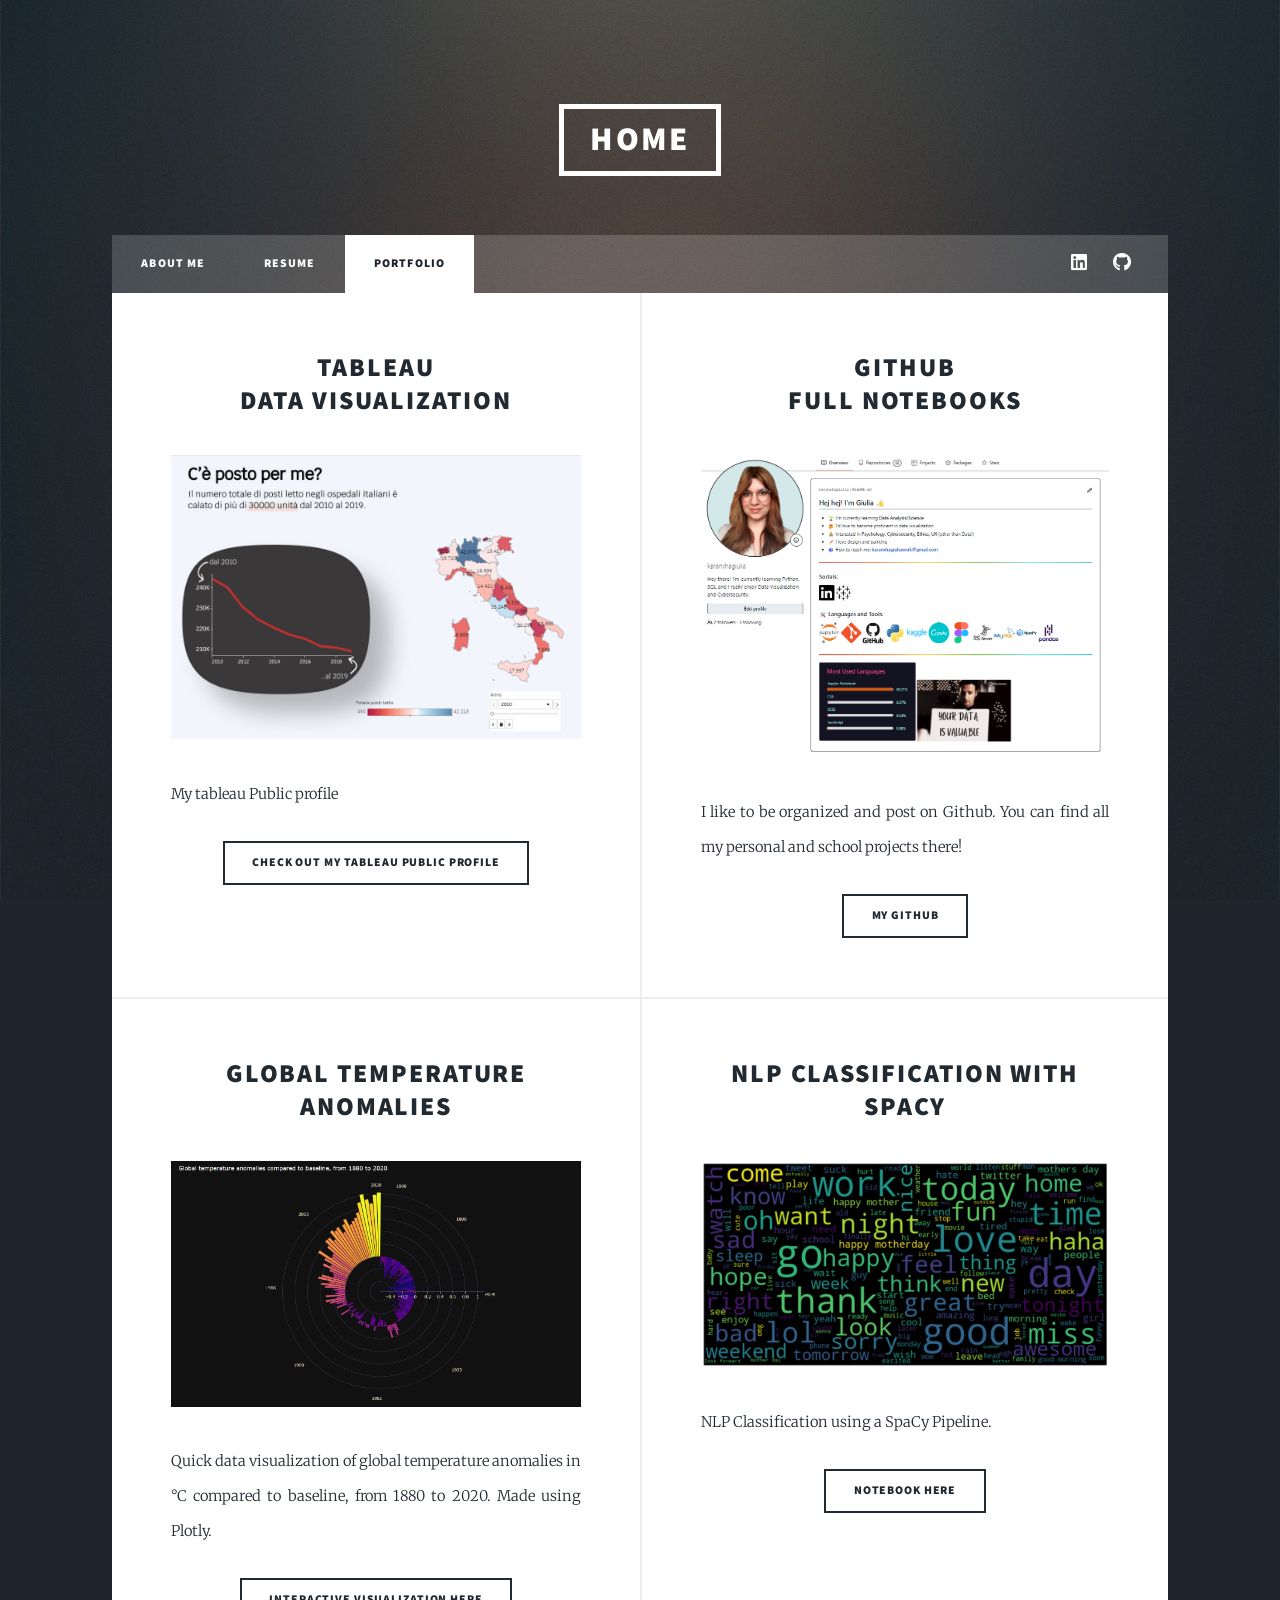
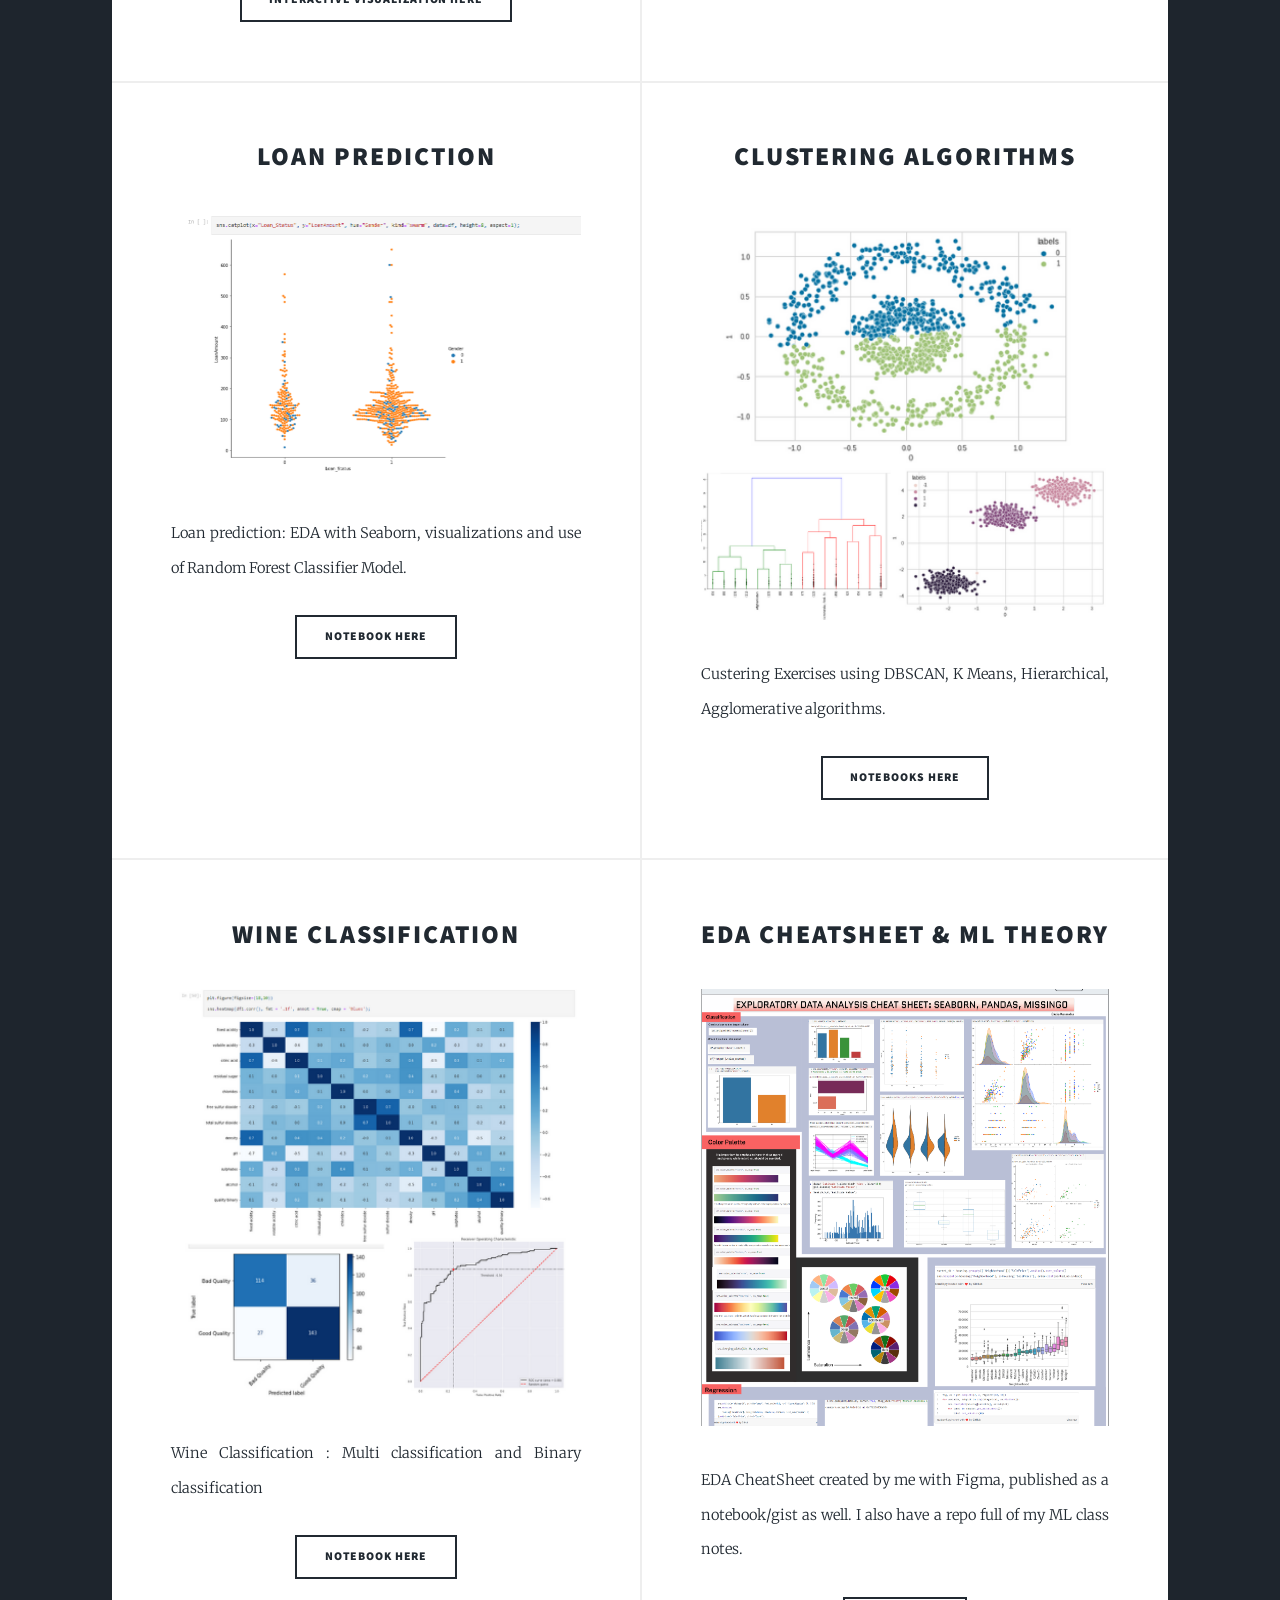
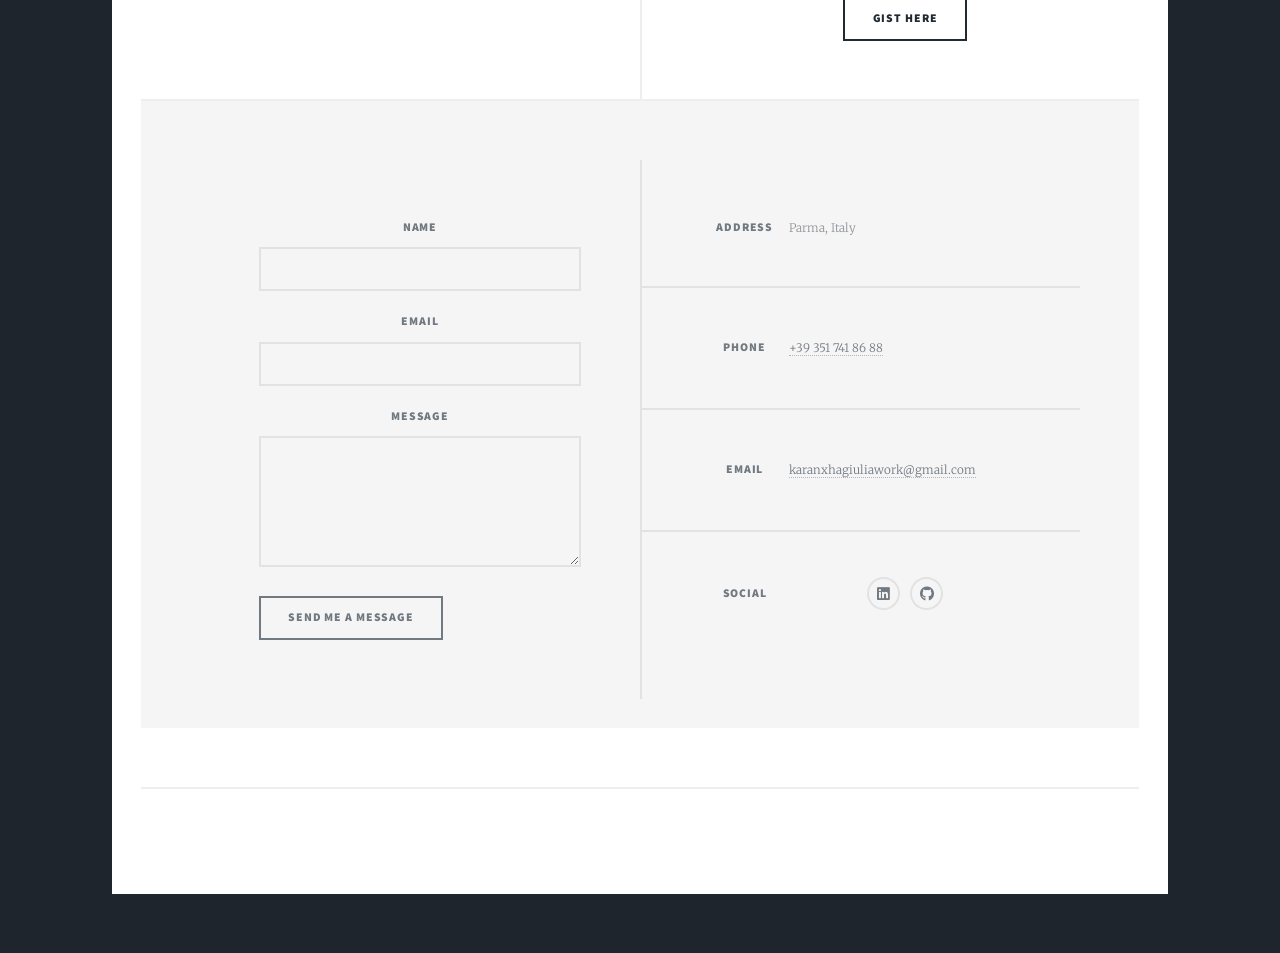
<file: Portfolio.html>
<!DOCTYPE HTML>
<!--
	Massively by HTML5 UP
	html5up.net | @ajlkn
	Free for personal and commercial use under the CCA 3.0 license (html5up.net/license)
-->
<html>
	<head>
		<title>Portfolio</title>
		<meta charset="utf-8" />
		<meta name="viewport" content="width=device-width, initial-scale=1, user-scalable=no" />
		<link rel="stylesheet" href="assets/css/main.css" />
		<noscript><link rel="stylesheet" href="assets/css/noscript.css" /></noscript>
	</head>
	<body class="is-preload">

		<!-- Wrapper -->
			<div id="wrapper">

				<!-- Header -->
					<header id="header">
						<a href="index.html" class="logo">Home</a>
					</header>

				<!-- Nav -->
					<nav id="nav">
						<ul class="links">
							<li><a href="index.html">About me</a></li>
							<li><a href="Resume.html">Resume</a></li>
							<li class="active"><a href="Portfolio.html">Portfolio</a></li>
						</ul>
						<ul class="icons">
							<li><a href="https://www.linkedin.com/in/karanxhagiulia/" class="icon brands fa-linkedin"><span class="label">LinkedIn</span></a></li>
							<li><a href="https://github.com/karanxhagiulia" class="icon brands fa-github"><span class="label">GitHub</span></a></li>
						</ul>
					</nav>

				<!-- Main -->
					<div id="main">

						<!-- Posts -->
						<section class="posts">
							<article>
								<header>
									<h2><a href="#">Tableau <br />
									Data Visualization</a></h2>
								</header>
								<a href="https://public.tableau.com/app/profile/karanxhagiulia" class="image fit"><img src="images\tableau1.png" alt="" /></a>
								<p>My tableau Public profile</p>
								<ul class="actions special">
									<li><a href="https://public.tableau.com/app/profile/karanxhagiulia" class="button">Check out my Tableau Public profile</a></li>
								</ul>
							</article>
							<article>
								<header>
									<h2><a href="#">GitHub<br />
									Full notebooks</a></h2>
								</header>
								<a href="https://github.com/karanxhagiulia" class="image fit"><img src="images\github17.png" alt="" /></a>
								<p>I like to be organized and post on Github. You can find all my personal and school projects there! </p>
								<ul class="actions special">
									<li><a href="https://github.com/karanxhagiulia" class="button">My GitHub</a></li>
								</ul>
							</article>
							<article>
								<header>
									<h2><a href="https://github.com/karanxhagiulia/Global_Temperatures">Global Temperature Anomalies<br /></a></h2>
								</header>
								<a href="https://karanxhagiulia.github.io/Global_Temperatures/" class="image fit"><img src="images\github.png" alt="data visualization" /></a>
								<p>Quick data visualization of global temperature anomalies in °C compared to baseline, from 1880 to 2020. Made using Plotly. </p>
								<ul class="actions special">
									<li><a href="https://karanxhagiulia.github.io/Global_Temperatures/" class="button">Interactive visualization here</a></li>
								</ul>
							</article>
							<article>
								<header>
									<h2><a href="https://github.com/karanxhagiulia/Machine_Learning/tree/main/NLP">NLP Classification with SpaCy<br /></a></h2>
								</header>
								<a href="https://github.com/karanxhagiulia/Machine_Learning/tree/main/NLP" class="image fit"><img src="images\portfolio03.png" alt="data visualization wordcloud" /></a>
								<p>NLP Classification using a SpaCy Pipeline. </p>
								<ul class="actions special">
									<li><a href="https://github.com/karanxhagiulia/Machine_Learning/tree/main/NLP" class="button">Notebook here</a></li>
								</ul>
							</article>
							<article>
								<header>
									<h2><a href="https://github.com/karanxhagiulia/ML_Exercises/blob/main/LOAN_Exercise_Random_Forest.ipynb">Loan prediction<br /></a></h2>
								</header>
								<a href="https://github.com/karanxhagiulia/ML_Exercises/blob/main/LOAN_Exercise_Random_Forest.ipynb" class="image fit"><img src="images\portfolio01.png" alt="data visualization" /></a>
								<p>Loan prediction: EDA with Seaborn, visualizations and use of Random Forest Classifier Model. </p>
								<ul class="actions special">
									<li><a href="https://github.com/karanxhagiulia/ML_Exercises/blob/main/LOAN_Exercise_Random_Forest.ipynb" class="button">Notebook here</a></li>
								</ul>
							</article>
							<article>
								<header>
									<h2><a href="https://github.com/karanxhagiulia/Machine_Learning/tree/main/Clustering">Clustering Algorithms<br /></a></h2>
								</header>
								<a href="https://github.com/karanxhagiulia/Machine_Learning/tree/main/Clustering" class="image fit"><img src="images\portfolio05.png" alt="data visualization" /></a>
								<p>Custering Exercises using DBSCAN, K Means, Hierarchical, Agglomerative algorithms. </p>
								<ul class="actions special">
									<li><a href="https://github.com/karanxhagiulia/Machine_Learning/tree/main/Clustering" class="button">Notebooks here</a></li>
								</ul>
							</article>
							<article>
								<header>
									<h2><a href="https://github.com/karanxhagiulia/ML_Exercises/blob/main/Wine_Multiclass_and_Binary.ipynb">Wine Classification<br /></a></h2>
								</header>
								<a href="https://github.com/karanxhagiulia/ML_Exercises/blob/main/Wine_Multiclass_and_Binary.ipynb" class="image fit"><img src="images\portfolio04.png" alt="data visualization" /></a>
								<p>Wine Classification : Multi classification and Binary classification</p>
								<ul class="actions special">
									<li><a href="https://github.com/karanxhagiulia/ML_Exercises/blob/main/Wine_Multiclass_and_Binary.ipynb" class="button">Notebook here</a></li>
								</ul>
							</article>
							<article>
								<header>
									<h2><a href="https://github.com/karanxhagiulia/Machine_Learning">EDA CheatSheet & ML Theory<br /></a></h2>
								</header>
								<a href="https://github.com/karanxhagiulia/Machine_Learning" class="image fit"><img src="images\portfolio02.png" alt="data visualization" /></a>
								<p>EDA CheatSheet created by me with Figma, published as a notebook/gist as well. I also have a repo full of my ML class notes. </p>
								<ul class="actions special">
									<li><a href="https://gist.github.com/karanxhagiulia/973a736e145f3eed7adab29ff0c00d0d" class="button">Gist here</a></li>
								</ul>
							</article>
						</section>
								

							</section>
						<!-- Footer per le pagine
						<footer>
							<div class="pagination">
								<a href="#" class="previous">Prev</a>
								<a href="#" class="page active">1</a>
								<a href="#" class="page">2</a>
								<a href="#" class="page">3</a>
								<span class="extra">&hellip;</span>
								<a href="#" class="page">8</a>
								<a href="#" class="page">9</a>
								<a href="#" class="page">10</a>
								<a href="#" class="next">Next</a>
							</div>
						</footer>
					</div>
				-->
				<!-- Footer -->
				<footer id="footer">
					<section>
						<form method="post" action="mailto:karanxhagiuliawork@gmail.com">
							<div class="fields">
								<div class="field">
									<label for="name">Name</label>
									<input type="text" name="name" id="name" />
								</div>
								<div class="field">
									<label for="email">Email</label>
									<input type="text" name="email" id="email" />
								</div>
								<div class="field">
									<label for="message">Message</label>
									<textarea name="message" id="message" rows="3"></textarea>
								</div>
							</div>
							<ul class="actions">
								<li><input type="submit" value="Send me a message" /></li>
							</ul>
						</form>
					</section>
					<section class="split contact">
						<section class="alt">
							<h3>Address</h3>
							<p>Parma, Italy<br />
						</p>
						</section>
						<section>
							<h3>Phone</h3>
							<p><a href="#">+39 351 741 86 88</a></p>
						</section>
						<section>
							<h3>Email</h3>
							<p><a href="#">karanxhagiuliawork@gmail.com</a></p>
						</section>
						<section>
							<h3>Social</h3>
							<ul class="icons alt">
								<li><a href="https://www.linkedin.com/in/karanxhagiulia/" class="icon brands alt fa-linkedin"><span class="label">LinkedIn</span></a></li>
								<li><a href="https://github.com/karanxhagiulia" class="icon brands alt fa-github"><span class="label">GitHub</span></a></li>
							</ul>
						</section>
					</section>
				</footer>

				<!-- Copyright -->
					<div id="copyright">
						<ul><li>&copy; Karanxha Giulia</li><li>Design: <a href="https://html5up.net">HTML5 UP</a></li></ul>
					</div>

			</div>

		<!-- Scripts -->
			<script src="assets/js/jquery.min.js"></script>
			<script src="assets/js/jquery.scrollex.min.js"></script>
			<script src="assets/js/jquery.scrolly.min.js"></script>
			<script src="assets/js/browser.min.js"></script>
			<script src="assets/js/breakpoints.min.js"></script>
			<script src="assets/js/util.js"></script>
			<script src="assets/js/main.js"></script>

	</body>
</html>
</file>
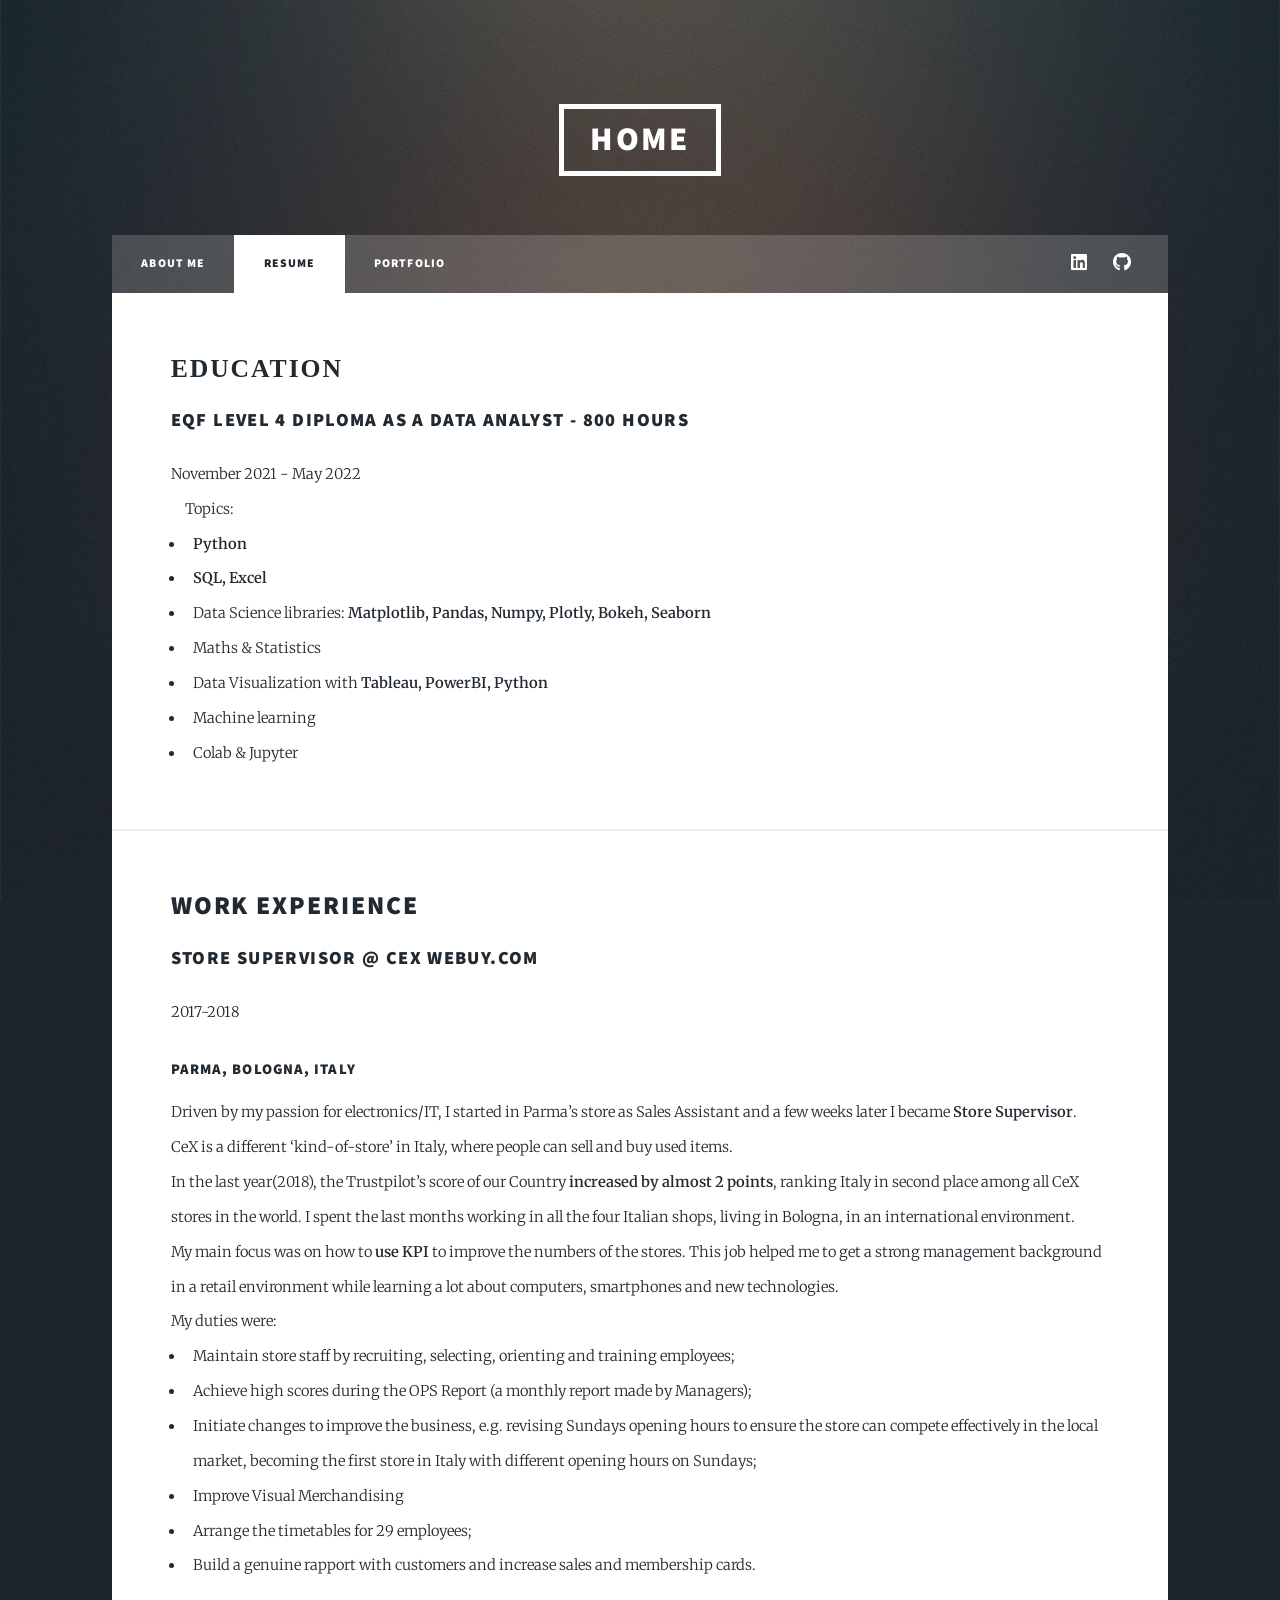
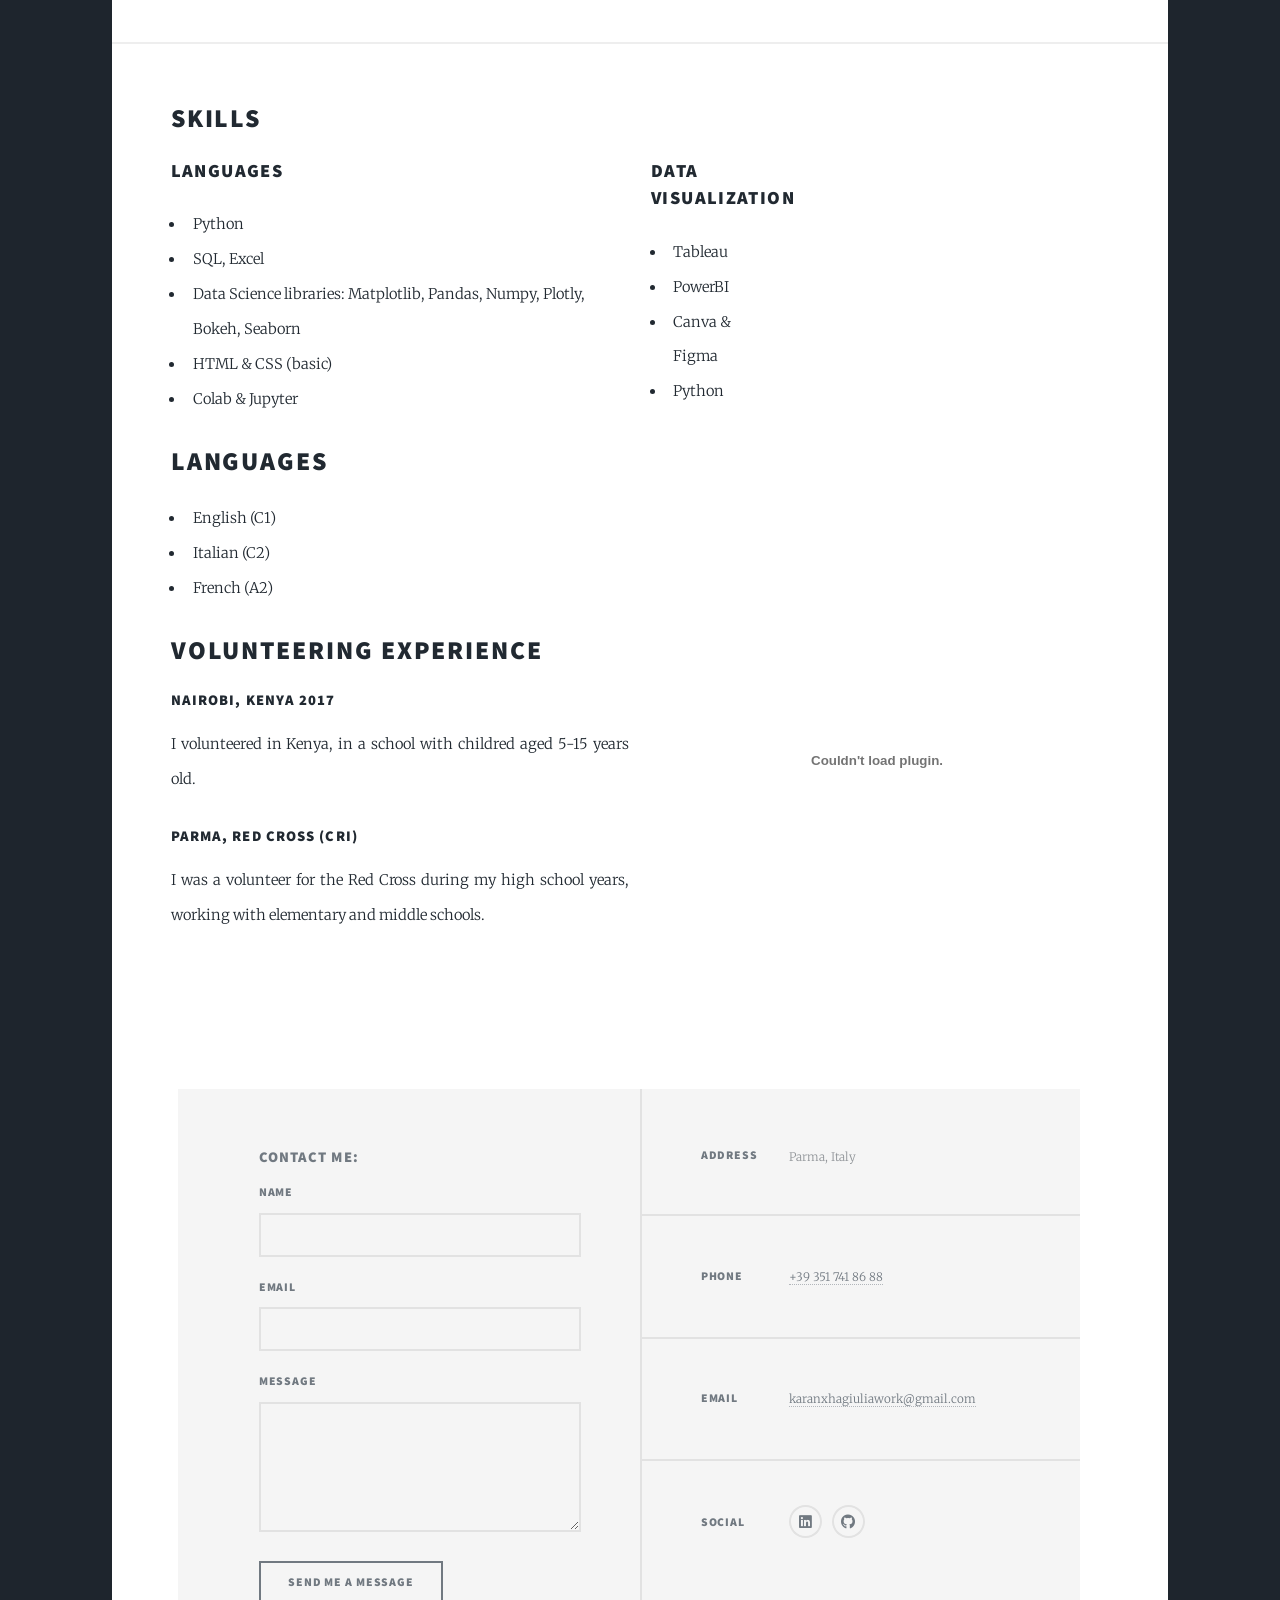
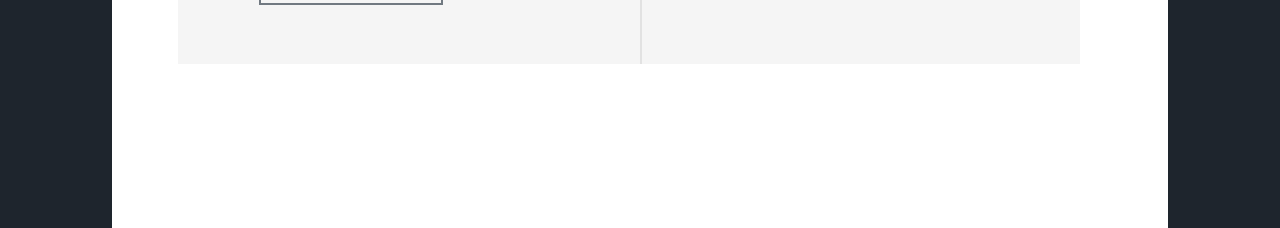
<file: Resume.html>
<!DOCTYPE HTML>
<!--
	Massively by HTML5 UP
	html5up.net | @ajlkn
	Free for personal and commercial use under the CCA 3.0 license (html5up.net/license)
-->
<html>
	<head>
		<title>Resume Giulia Karanxha</title>
		<meta charset="utf-8" />
		<meta name="viewport" content="width=device-width, initial-scale=1, user-scalable=no" />
		<link rel="stylesheet" href="assets/css/main.css" />
		<noscript><link rel="stylesheet" href="assets/css/noscript.css" /></noscript>
	</head>
	<body class="is-preload">

		<!-- Wrapper -->
			<div id="wrapper">

				<!-- Header -->
					<header id="header">
						<a href="index.html" class="logo">Home</a>
					</header>

				<!-- Nav -->
					<nav id="nav">
						<ul class="links">
							<li><a href="index.html">About me</a></li>
							<li class="active"><a href="Resume.html">Resume</a></li>
							<li><a href="Portfolio.html">Portfolio</a></li>
						</ul>
						<ul class="icons">
							<li><a href="https://www.linkedin.com/in/karanxhagiulia/" class="icon brands fa-linkedin"><span class="label">LinkedIn</span></a></li>
							<li><a href="https://github.com/karanxhagiulia" class="icon brands fa-github"><span class="label">GitHub</span></a></li>
						</ul>
					</nav>

				<!-- Main -->
					<div id="main">
						<!-- Post -->
						<div>
							
						<h2 style="font-family:verdana">Education</h2>
						<h3>EQF Level 4 Diploma as a Data Analyst - 800 hours</h3>
						November 2021 - May 2022
						<ul>						Topics:

							<li><b>Python</li>
							<li>SQL, Excel</b></li>
							<li>Data Science libraries: <b>Matplotlib, Pandas, Numpy, Plotly, Bokeh, Seaborn</b></li>
							<li>Maths & Statistics</li>
							<li>Data Visualization with <b>Tableau, PowerBI, Python</b></li>
							<li>Machine learning </li>
							<li>Colab & Jupyter</li>
						</ul></div>
						<div>
						<h2>Work Experience</h2>
						<h3>Store Supervisor @ CeX Webuy.com </h3>
						<p>2017-2018</p>
						<h4>Parma, Bologna, Italy</h4>
						 Driven by my passion for electronics/IT, I started in Parma’s store as Sales Assistant and a few weeks later I became <b>Store Supervisor</b>.<br> CeX is a different ‘kind-of-store’ in Italy, where people can sell and buy used items. <br>In the last year(2018), the Trustpilot’s score of our Country <b>increased by almost 2 points</b>, ranking Italy in second place among all CeX stores in the world. I spent the last months working in all the four Italian shops, living in Bologna, in an international environment.<br>My main focus was on how to<b> use KPI</b> to improve the numbers of the stores. This job helped me to get a strong management background in a retail environment while learning a lot about computers, smartphones and new technologies.<br> My duties were:
						
						<ul>
							<li>Maintain store staff by recruiting, selecting, orienting and training employees;
							</li>
							<li>Achieve high scores during the OPS Report (a monthly report made by Managers);
							</li>
							<li>Initiate changes to improve the business, e.g. revising Sundays opening hours to ensure the store can compete
								effectively in the local market, becoming the first store in Italy with different opening hours on Sundays;</li>
							<li>Improve Visual Merchandising</li>
							<li>Arrange the timetables for 29 employees;
							</li>
							<li>Build a genuine rapport with customers and increase sales and membership cards.
							</li>

						</ul>
						</div>

						<div>
						<h2>Skills</h2>
						<div class="row">
							<div class="col-6 col-12-small">
								<h3>Languages</h3>
								<ul>
									<li>Python</li>
									<li>SQL, Excel</li>
									<li>Data Science libraries: Matplotlib, Pandas, Numpy, Plotly, Bokeh, Seaborn</li>
									<li>HTML & CSS (basic)</li>
									<li>Colab & Jupyter</li>
								</ul>	</div>	
								<div class="row">

								<div class="col-6 col-12-small">

								<h3>Data visualization</h3>
								<ul>
									<li>Tableau</li>
									<li>PowerBI</li>
									<li>Canva & Figma</li>
									<li>Python</li>
								</ul>
								</div>
								</div>

						<div class="row">
						<div class="col-6 col-12-small">
						<div>
						<h2>Languages</h2>
						<ul>
							<li>English (C1)</li>
							<li>Italian (C2)</li>
							<li>French (A2)</li>
						
						</ul>
						</div>
						<div class="row">
						<h2>Volunteering Experience</h2>
						<h4>Nairobi, Kenya 2017</h4>
						<p>I volunteered in Kenya, in a school with childred aged 5-15 years old.</p>
						<h4>Parma, Red Cross (CRI)</h4>
						<p>I was a volunteer for the Red Cross during my high school years, working with elementary and middle schools.</p>
						</div></div>
						<div><embed src= "images\cv_italiano.pdf" width= "452" height= "630"></div>


	

				<!-- Footer -->
				<footer id="footer">
					<section><h4>Contact me:</h4>
						<form method="post" action="mailto:karanxhagiuliawork@gmail.com">
							<div class="fields">
								<div class="field">
									<label for="name">Name</label>
									<input type="text" name="name" id="name" />
								</div>
								<div class="field">
									<label for="email">Email</label>
									<input type="text" name="email" id="email" />
								</div>
								<div class="field">
									<label for="message">Message</label>
									<textarea name="message" id="message" rows="3"></textarea>
								</div>
							</div>
							<ul class="actions">
								<li><input type="submit" value="Send me a message" /></li>
							</ul>
						</form>
					</section>
					<section class="split contact">
						<section class="alt">
							<h3>Address</h3>
							<p>Parma, Italy<br />
						</p>
						</section>
						<section>
							<h3>Phone</h3>
							<p><a href="#">+39 351 741 86 88</a></p>
						</section>
						<section>
							<h3>Email</h3>
							<p><a href="#">karanxhagiuliawork@gmail.com</a></p>
						</section>
						<section>
							<h3>Social</h3>
							<ul class="icons alt">
								<li><a href="https://www.linkedin.com/in/karanxhagiulia/" class="icon brands alt fa-linkedin"><span class="label">LinkedIn</span></a></li>
								<li><a href="https://github.com/karanxhagiulia" class="icon brands alt fa-github"><span class="label">GitHub</span></a></li>
							</ul>
						</section>
					</section>
				</footer>

				<!-- Copyright -->
					<div id="copyright">
						<ul><li>&copy; Untitled</li><li>Design: <a href="https://html5up.net">HTML5 UP</a></li></ul>
					</div>

			</div>

		<!-- Scripts -->
			<script src="assets/js/jquery.min.js"></script>
			<script src="assets/js/jquery.scrollex.min.js"></script>
			<script src="assets/js/jquery.scrolly.min.js"></script>
			<script src="assets/js/browser.min.js"></script>
			<script src="assets/js/breakpoints.min.js"></script>
			<script src="assets/js/util.js"></script>
			<script src="assets/js/main.js"></script>

	</body>
</html>
</file>
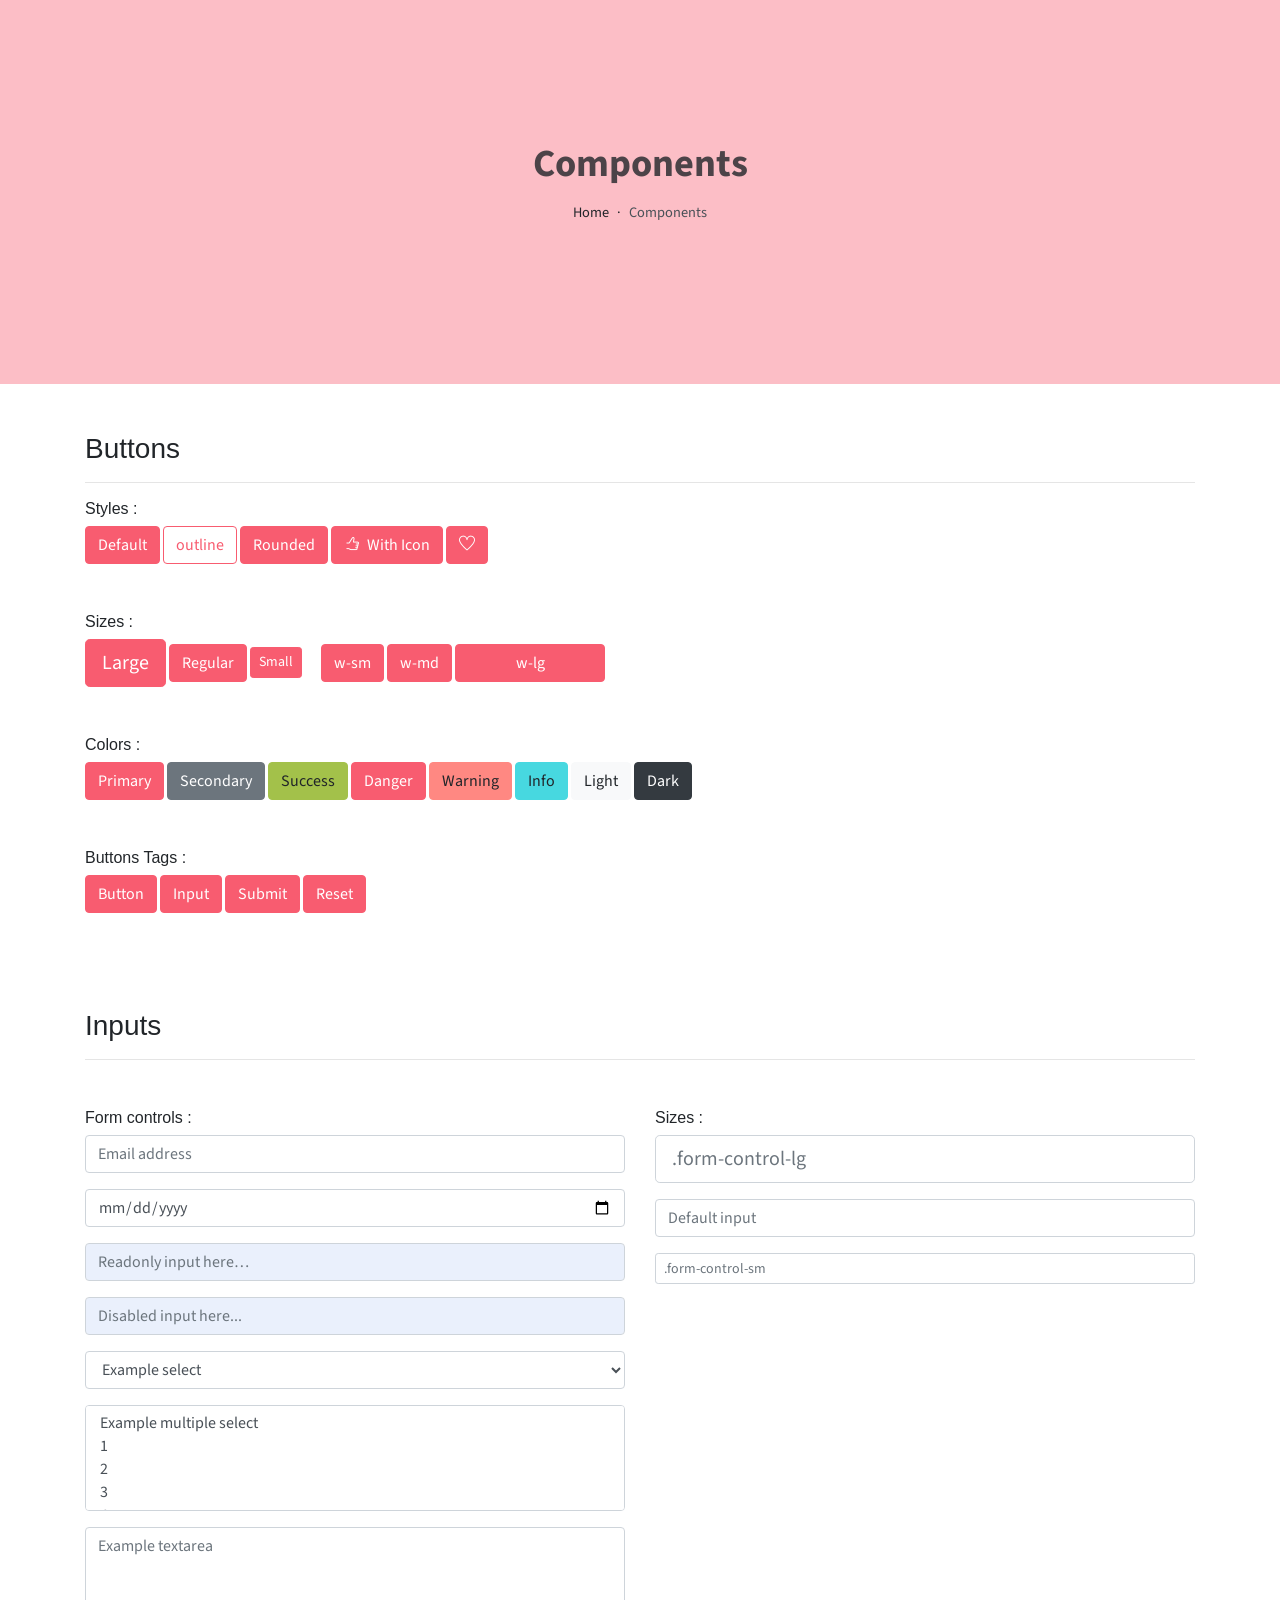
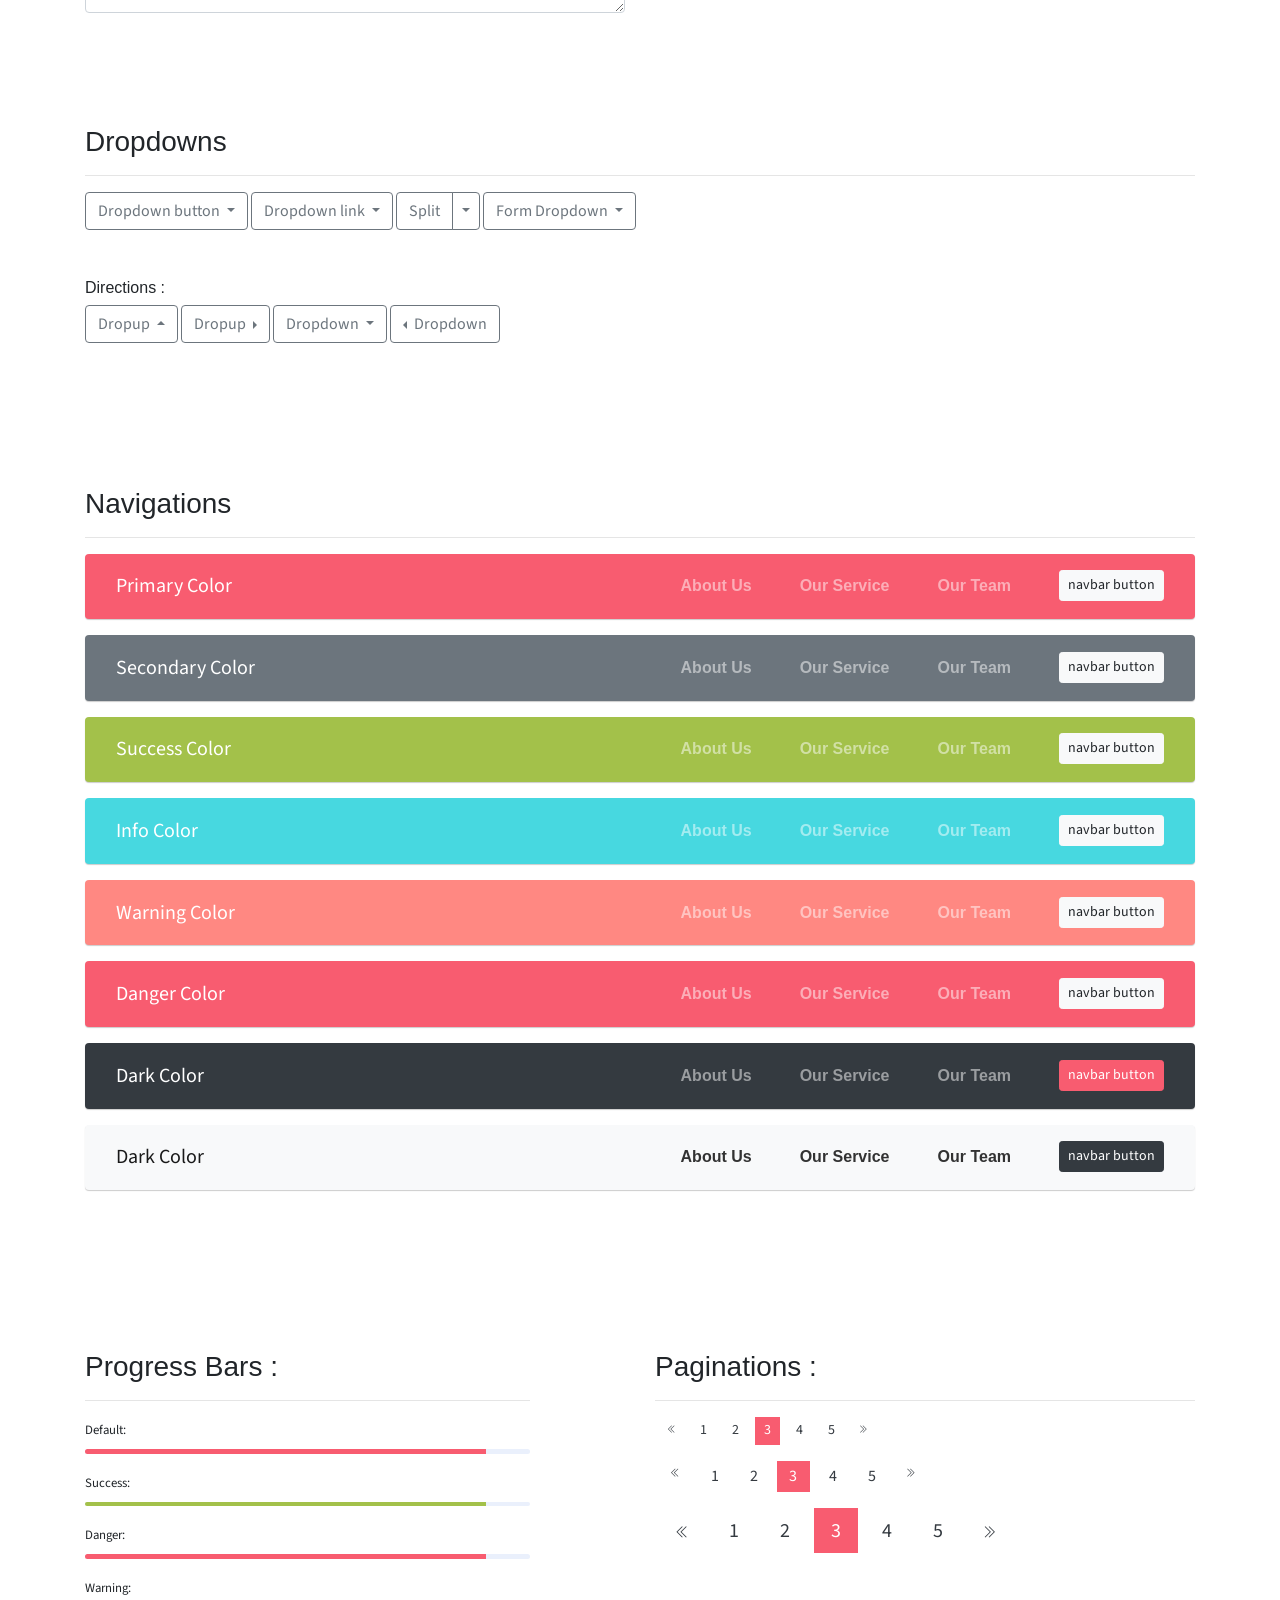
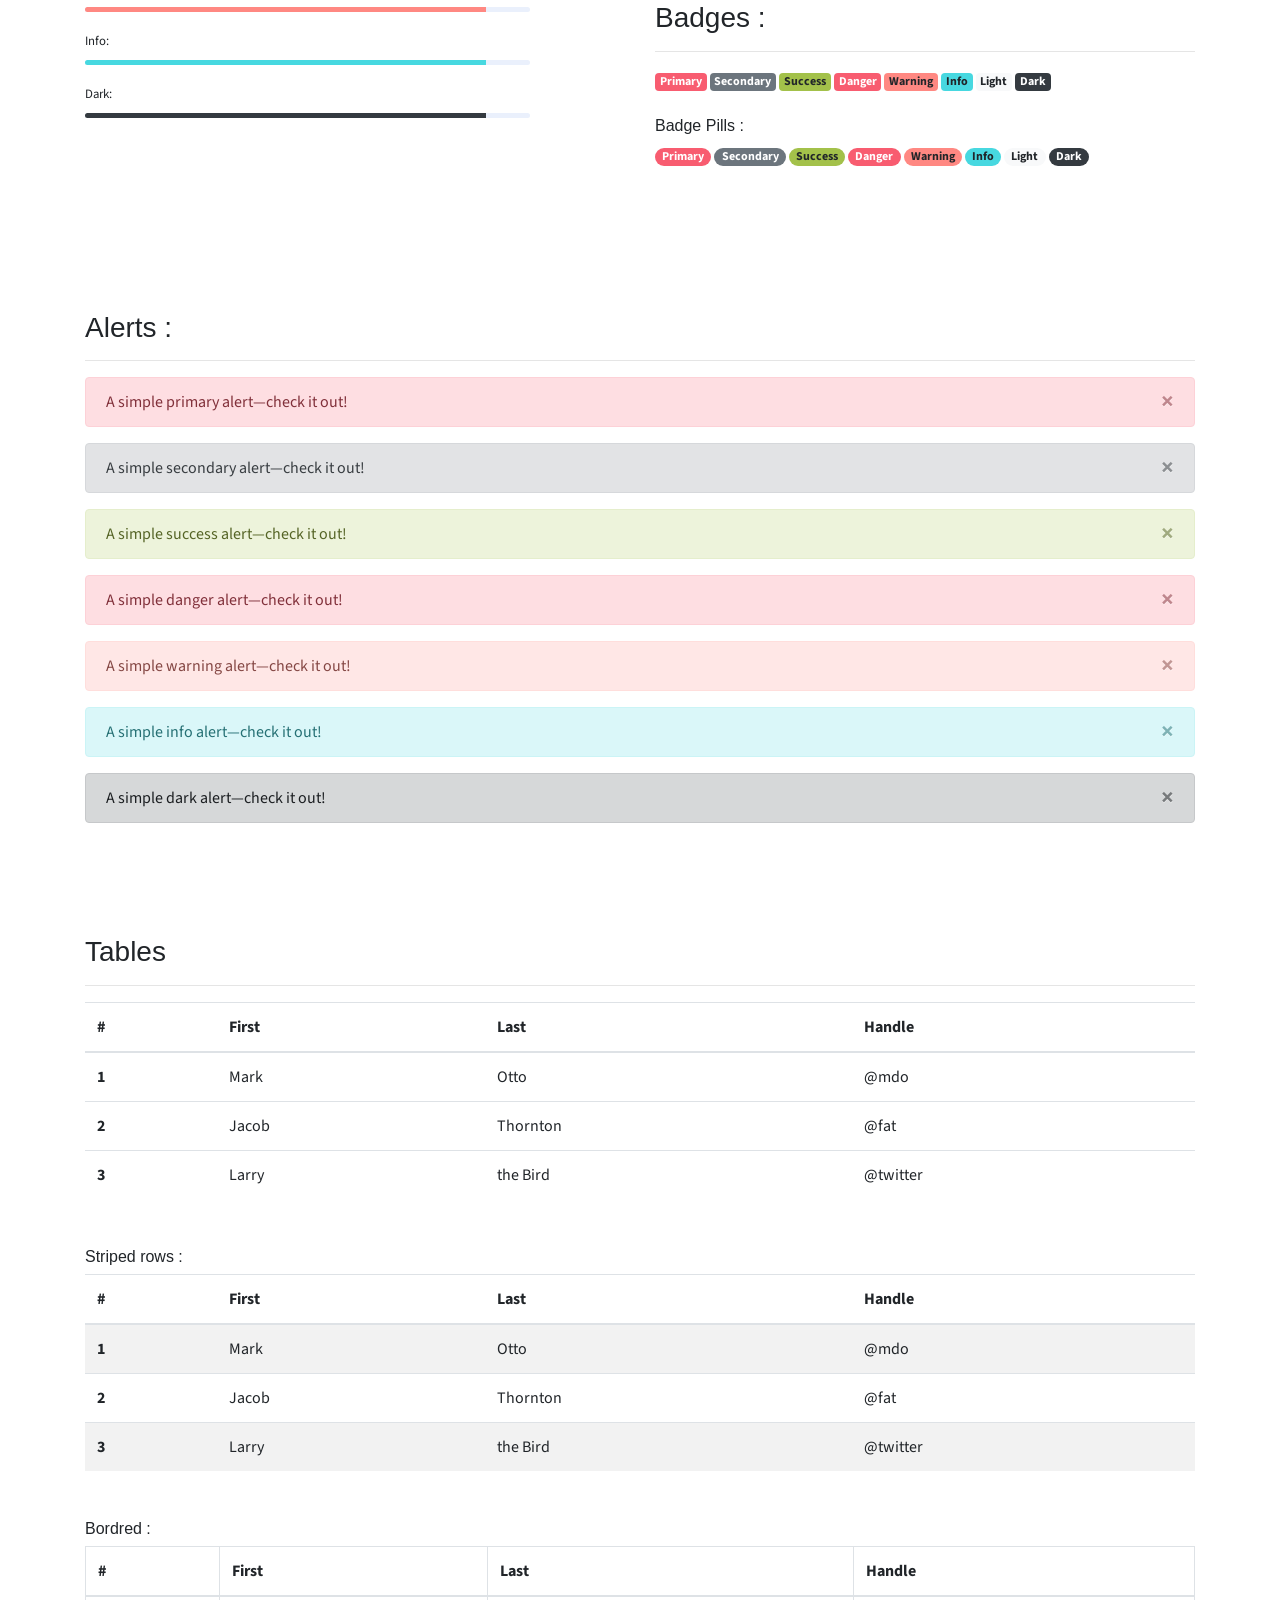
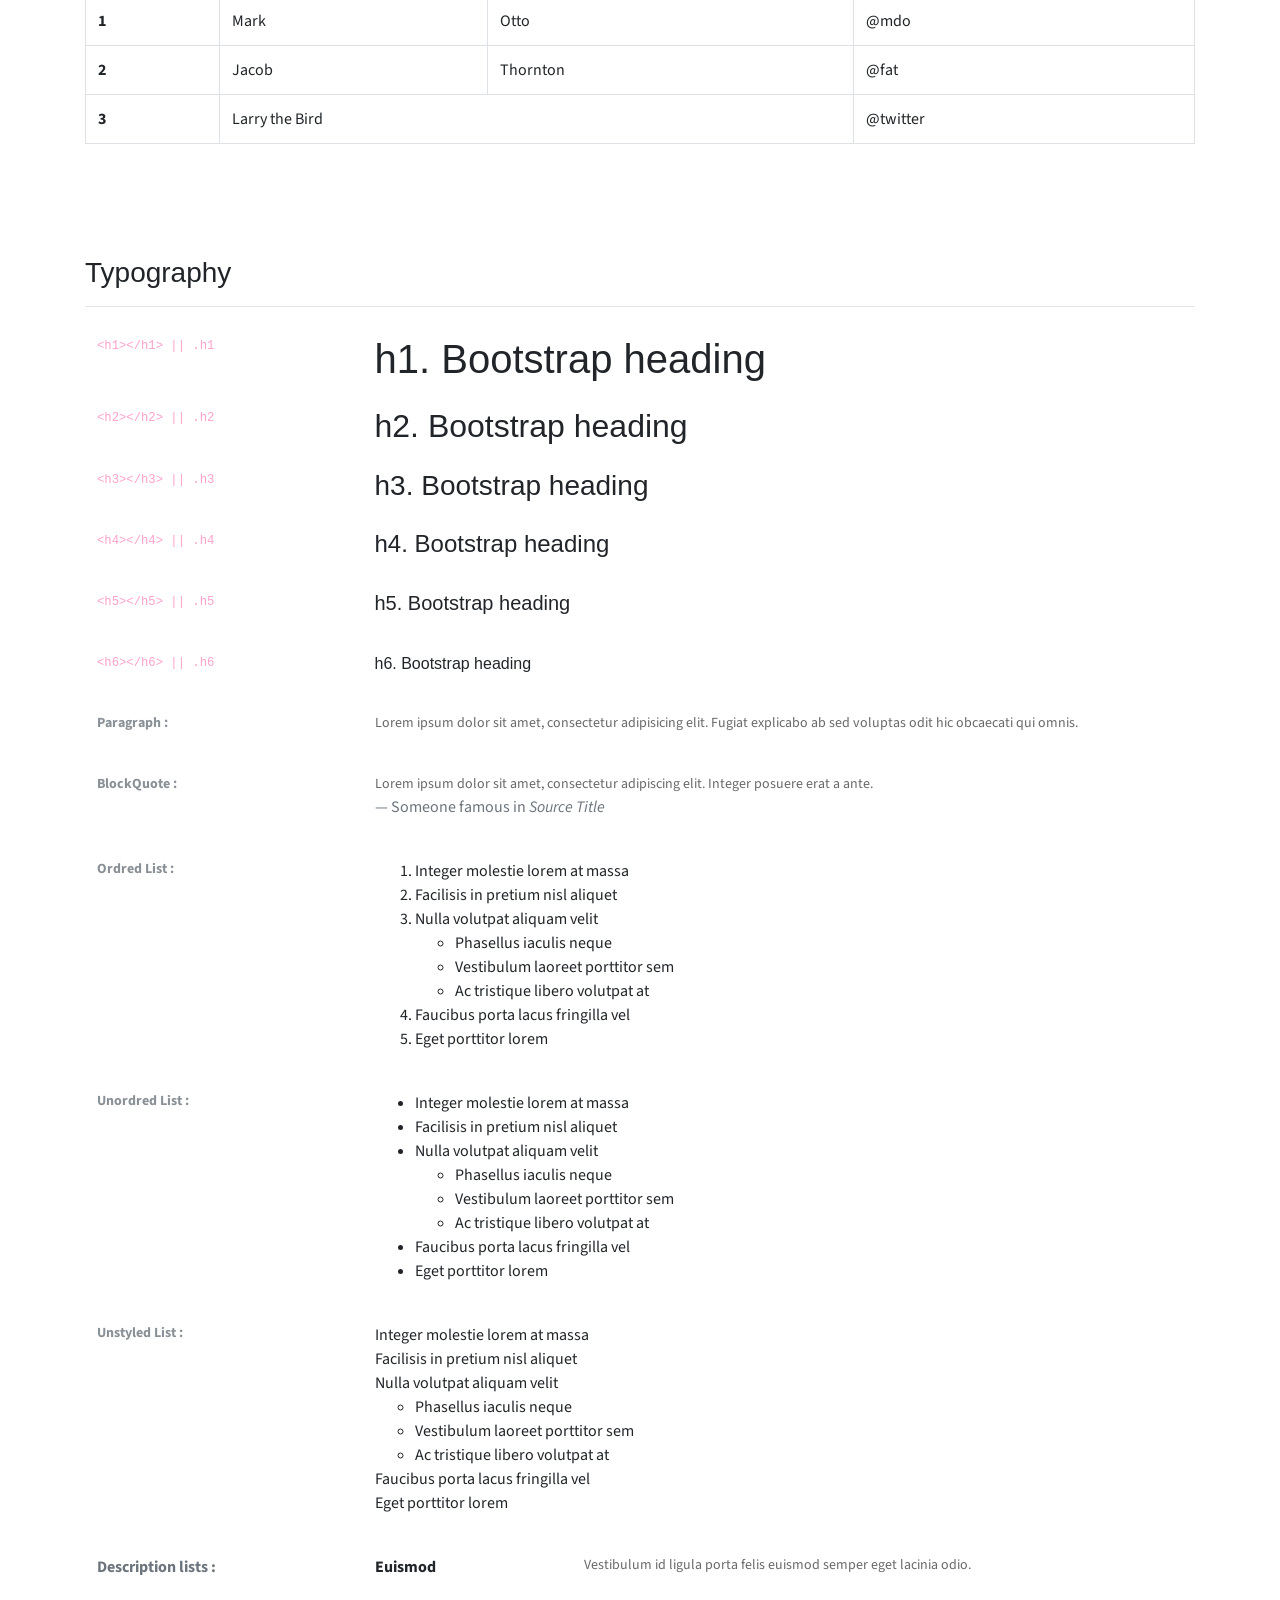
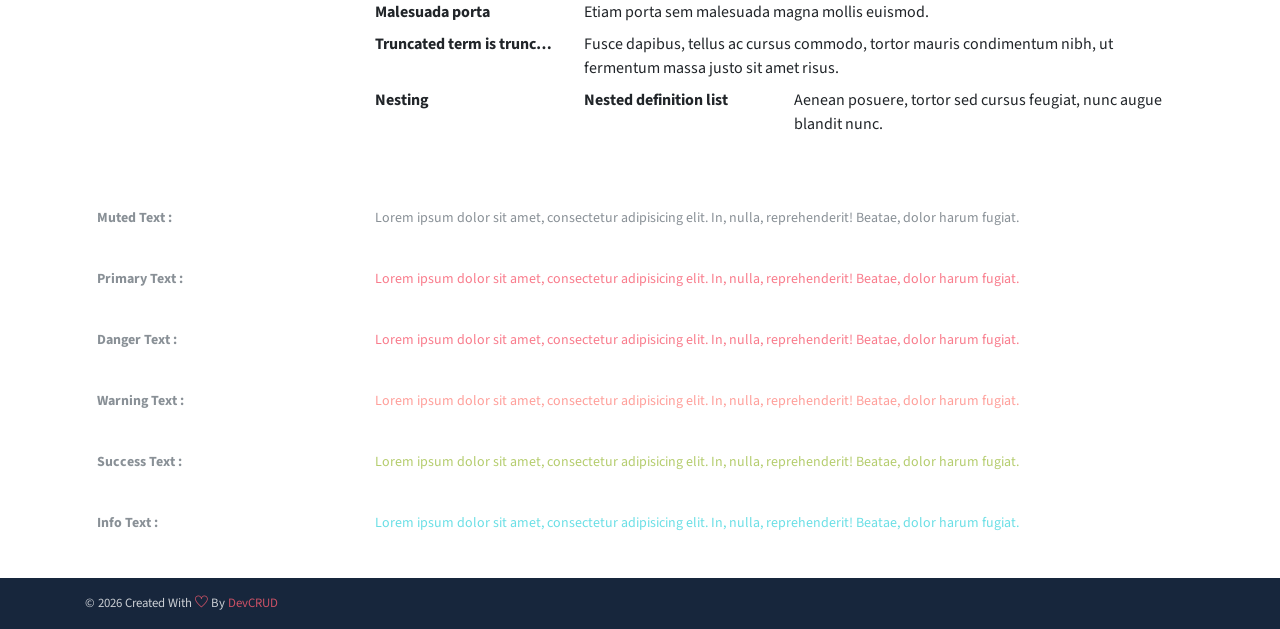
<file: public_html/components.html>
<!DOCTYPE html>
<html lang="en">
<head>
   <meta charset="utf-8">
   <meta name="viewport" content="width=device-width, initial-scale=1, shrink-to-fit=no">
   <meta name="description" content="Start your development with JohnDoe landing page.">
   <meta name="author" content="Devcrud">
   <title>JohnDoe Landing page | Components</title>
   <link rel="icon" href="assets/imgs/favicon.png" type="image/png">
   <!-- font icons -->
   <link rel="stylesheet" href="assets/vendors/themify-icons/css/themify-icons.css">
   <!-- Bootstrap + Steller  -->
   <link rel="stylesheet" href="assets/css/johndoe.css">
</head>
<body>

   <!-- Page Header -->
   <header class="header header-mini"> 
      <div class="header-title">Components</div> 
      <nav aria-label="breadcrumb">
         <ol class="breadcrumb">
            <li class="breadcrumb-item"><a href="/">Home</a></li>
            <li class="breadcrumb-item active" aria-current="page">Components</li>
         </ol>
      </nav>
   </header> <!-- End Of Page Header -->

   <!-- main content -->
   <div class="container">

      <!-- Buttons -->
      <h3 class="mt-5">Buttons</h3>
      <hr>
      <h6 class="section-secondary-title">Styles :</h6>
      <button class="btn btn-primary">Default</button>
      <button class="btn btn-outline-primary">outline</button>
      <button class="btn btn-primary rounded">Rounded</button>
      <button class="btn btn-primary rounded"><i class="ti-thumb-up pr-1"></i> With Icon</button>
      <button class="btn btn-primary circle"><i class="ti-heart"></i></button>

      <h6 class="section-secondary-title mt-5">Sizes :</h6>
      <button class="btn btn-primary btn-lg">Large</button>
      <button class="btn btn-primary ">Regular</button>
      <button class="btn btn-primary btn-sm">Small</button>
      <button class="btn btn-primary w-sm ml-3">w-sm</button>
      <button class="btn btn-primary w-md">w-md</button>
      <button class="btn btn-primary w-lg">w-lg</button>

      <h6 class="section-secondary-title mt-5">Colors :</h6>          
      <button type="button" class="btn btn-primary">Primary</button>
      <button type="button" class="btn btn-secondary">Secondary</button>
      <button type="button" class="btn btn-success">Success</button>
      <button type="button" class="btn btn-danger">Danger</button>
      <button type="button" class="btn btn-warning">Warning</button>
      <button type="button" class="btn btn-info">Info</button>
      <button type="button" class="btn btn-light">Light</button>
      <button type="button" class="btn btn-dark">Dark</button>

      <h6 class="section-secondary-title mt-5">Buttons Tags :</h6>
      <button class="btn btn-primary" type="submit">Button</button>
      <input class="btn btn-primary" type="button" value="Input">
      <input class="btn btn-primary" type="submit" value="Submit">
      <input class="btn btn-primary" type="reset" value="Reset">
      
      <!-- devider -->
      <div class="py-5"></div>

      <!-- Inputs -->
      <h3>Inputs</h3>
      <hr>
      <div class="row mt-5">
         <div class="col-md-6">
            <h6 class="section-secondary-title">Form controls :</h6>        
            <div class="form-group">
               <input type="email" class="form-control" id="exampleFormControlInput1" placeholder="Email address">
            </div>
            <div class="form-group">
               <input type="date" class="form-control" id="exampleFormControlInput1" placeholder="Date">
            </div>
            <div class="form-group">
               <input class="form-control" type="text" placeholder="Readonly input here…" readonly>
            </div>
            <div class="form-group">
               <input class="form-control" id="disabledInput" type="text" placeholder="Disabled input here..." disabled>
            </div>
            <div class="form-group">
               <select class="form-control" id="exampleFormControlSelect1">
                  <option>Example select</option>
                  <option>1</option>
                  <option>2</option>
                  <option>3</option>
                  <option>4</option>
                  <option>5</option>
               </select>
            </div>
            <div class="form-group">
               <select multiple class="form-control" id="exampleFormControlSelect2">
                  <option>Example multiple select</option>
                  <option>1</option>
                  <option>2</option>
                  <option>3</option>
                  <option>4</option>
                  <option>5</option>
               </select>
            </div>
            <div class="form-group">
               <textarea class="form-control" id="exampleFormControlTextarea1" rows="3" placeholder="Example textarea"></textarea>
            </div>
         </div>
         <div class="col-md-6">
            <h6 class="section-secondary-title">Sizes :</h6>    
            <div class="form-group">
               <input class="form-control form-control-lg" type="text" placeholder=".form-control-lg">             
            </div>
            <div class="form-group">
               <input class="form-control" type="text" placeholder="Default input">
            </div>
            <div class="form-group">
               <input class="form-control form-control-sm" type="text" placeholder=".form-control-sm"> 
            </div>
         </div>
      </div> <!-- end of inputs -->   

      <!-- devider -->
      <div class="py-5"></div>             

      <!-- Dropdowns -->
      <h3 class="components-section-title font-weight-normal">Dropdowns</h3>
      <hr>
      <div class="dropdown d-inline-block">
         <button class="btn btn-outline-secondary dropdown-toggle" type="button" id="dropdownMenuButton" data-toggle="dropdown" aria-haspopup="true" aria-expanded="false">
         Dropdown button
         </button>
         <div class="dropdown-menu" aria-labelledby="dropdownMenuButton">
         <a class="dropdown-item" href="#">Action</a>
         <a class="dropdown-item" href="#">Another action</a>
         <a class="dropdown-item" href="#">Something else here</a>
         </div>
      </div>
      <div class="dropdown d-inline-block">
         <a class="btn btn-outline-secondary dropdown-toggle" href="#" role="button" id="dropdownMenuLink" data-toggle="dropdown" aria-haspopup="true" aria-expanded="false">
            Dropdown link
         </a>
         <div class="dropdown-menu" aria-labelledby="dropdownMenuLink">
            <a class="dropdown-item" href="#">Action</a>
            <a class="dropdown-item" href="#">Another action</a>
            <a class="dropdown-item" href="#">Something else here</a>
         </div>
      </div>
      <div class="btn-group">
         <button type="button" class="btn btn-outline-secondary">Split</button>
         <button type="button" class="btn btn-outline-secondary dropdown-toggle dropdown-toggle-split" data-toggle="dropdown" aria-haspopup="true" aria-expanded="false">
         <span class="sr-only">Toggle Dropdown</span>
         </button>
         <div class="dropdown-menu">
            <a class="dropdown-item" href="#">Action</a>
            <a class="dropdown-item" href="#">Another action</a>
            <a class="dropdown-item" href="#">Something else here</a>
            <div class="dropdown-divider"></div>
            <a class="dropdown-item" href="#">Separated link</a>
         </div>
      </div>
      <div class="btn-group">
         <button class="btn btn-outline-secondary dropdown-toggle" type="button" id="dropdownMenuButton" data-toggle="dropdown" aria-haspopup="true" aria-expanded="false">
            Form Dropdown
         </button>
         <div class="dropdown-menu form">
            <form class="px-4 py-3">
               <div class="form-group">
                  <input type="email" class="form-control" id="exampleDropdownFormEmail1" placeholder="email@example.com">
               </div>
               <div class="form-group">
                  <input type="password" class="form-control" id="exampleDropdownFormPassword1" placeholder="Password">
               </div>
               <div class="form-check mb-3">
                  <input type="checkbox" class="form-check-input" id="dropdownCheck">
                  <label class="form-check-label" for="dropdownCheck">
                     Remember me
                  </label>
               </div>
               <button type="submit" class="btn btn-primary btn-block">Sign in</button>
            </form>
            <div class="dropdown-divider"></div>
            <a class="dropdown-item" href="#"><small>New around here? Sign up</small></a>
            <a class="dropdown-item" href="#"><small>Forgot password?</small></a>
         </div>
      </div>       
      <h6 class="section-secondary-title mt-5">Directions :</h6>  
      <div class="btn-group dropup">
         <button type="button" class="btn btn-outline-secondary dropdown-toggle" data-toggle="dropdown" aria-haspopup="true" aria-expanded="false">
            Dropup
         </button>
         <div class="dropdown-menu">
            <a class="dropdown-item" href="#">Action</a>
            <a class="dropdown-item" href="#">Another action</a>
            <a class="dropdown-item" href="#">Something else here</a>
            <div class="dropdown-divider"></div>
            <a class="dropdown-item" href="#">Separated link</a>
         </div>
      </div>
      <div class="btn-group dropright">
         <button type="button" class="btn btn-outline-secondary dropdown-toggle" data-toggle="dropdown" aria-haspopup="true" aria-expanded="false">
            Dropup
         </button>
         <div class="dropdown-menu">
            <a class="dropdown-item" href="#">Action</a>
            <a class="dropdown-item" href="#">Another action</a>
            <a class="dropdown-item" href="#">Something else here</a>
            <div class="dropdown-divider"></div>
            <a class="dropdown-item" href="#">Separated link</a>
         </div>
      </div>
      <div class="btn-group">
         <button type="button" class="btn btn-outline-secondary dropdown-toggle" data-toggle="dropdown" aria-haspopup="true" aria-expanded="false">
            Dropdown
         </button>
         <div class="dropdown-menu">
            <a class="dropdown-item" href="#">Action</a>
            <a class="dropdown-item" href="#">Another action</a>
            <a class="dropdown-item" href="#">Something else here</a>
            <div class="dropdown-divider"></div>
            <a class="dropdown-item" href="#">Separated link</a>
         </div>
      </div>
      <div class="btn-group dropleft">
         <button type="button" class="btn btn-outline-secondary dropdown-toggle" data-toggle="dropdown" aria-haspopup="true" aria-expanded="false">
            Dropdown
         </button>
         <div class="dropdown-menu">
            <a class="dropdown-item" href="#">Action</a>
            <a class="dropdown-item" href="#">Another action</a>
            <a class="dropdown-item" href="#">Something else here</a>
            <div class="dropdown-divider"></div>
            <a class="dropdown-item" href="#">Separated link</a>
         </div>
      </div> <!-- end of Dropdowns -->  

      <!-- devider -->
      <div class="py-5"></div>   

      <!-- navbars -->
      <h3 class="components-section-title font-weight-normal mt-5">Navigations</h3>
      <hr>
      <nav class="navbar navbar-expand-sm navbar-dark bg-primary rounded shadow mb-3">
         <div class="container">
            <a class="navbar-brand" href="#">Primary Color</a>
            <button class="navbar-toggler ml-auto" type="button" data-toggle="collapse" data-target="#navbarSupportedContent" aria-controls="navbarSupportedContent" aria-expanded="false" aria-label="Toggle navigation">
            <span class="navbar-toggler-icon"></span>
            </button>
            <div class="collapse navbar-collapse" id="navbarSupportedContent">
               <ul class="navbar-nav ml-auto"> 
                  <li class="nav-item">
                     <a class="nav-link" href="#about">About Us</a>
                  </li>
                  <li class="nav-item">
                     <a class="nav-link" href="#service">Our Service</a>
                  </li>
                  <li class="nav-item">
                     <a class="nav-link" href="#team">Our Team</a>
                  </li>
                  <li class="nav-item">
                     <a href="#book-table" class="ml-4 mt-1 btn btn-light btn-sm">navbar button</a>
                  </li>
               </ul>                       
            </div>
         </div>
      </nav>
      <nav class="navbar navbar-expand-sm navbar-dark bg-secondary rounded shadow mb-3">
         <div class="container">
            <a class="navbar-brand" href="#">Secondary Color</a>
            <button class="navbar-toggler ml-auto" type="button" data-toggle="collapse" data-target="#navbarSupportedContent" aria-controls="navbarSupportedContent" aria-expanded="false" aria-label="Toggle navigation">
            <span class="navbar-toggler-icon"></span>
            </button>
            <div class="collapse navbar-collapse" id="navbarSupportedContent">
               <ul class="navbar-nav ml-auto"> 
                  <li class="nav-item">
                     <a class="nav-link" href="#about">About Us</a>
                  </li>
                  <li class="nav-item">
                     <a class="nav-link" href="#service">Our Service</a>
                  </li>
                  <li class="nav-item">
                     <a class="nav-link" href="#team">Our Team</a>
                  </li>
                  <li class="nav-item">
                     <a href="#book-table" class="ml-4 mt-1 btn btn-light btn-sm">navbar button</a>
                  </li>
               </ul>                       
            </div>
         </div>
      </nav>
      <nav class="navbar navbar-expand-sm navbar-dark bg-success rounded shadow mb-3">
         <div class="container">
            <a class="navbar-brand" href="#">Success Color</a>
            <button class="navbar-toggler ml-auto" type="button" data-toggle="collapse" data-target="#navbarSupportedContent" aria-controls="navbarSupportedContent" aria-expanded="false" aria-label="Toggle navigation">
            <span class="navbar-toggler-icon"></span>
            </button>
            <div class="collapse navbar-collapse" id="navbarSupportedContent">
               <ul class="navbar-nav ml-auto"> 
                  <li class="nav-item">
                     <a class="nav-link" href="#about">About Us</a>
                  </li>
                  <li class="nav-item">
                     <a class="nav-link" href="#service">Our Service</a>
                  </li>
                  <li class="nav-item">
                     <a class="nav-link" href="#team">Our Team</a>
                  </li>
                  <li class="nav-item">
                     <a href="#book-table" class="ml-4 mt-1 btn btn-light btn-sm">navbar button</a>
                  </li>
               </ul>                       
            </div>
         </div>
      </nav>
      <nav class="navbar navbar-expand-sm navbar-dark bg-info rounded shadow mb-3">
         <div class="container">
            <a class="navbar-brand" href="#">Info Color</a>
            <button class="navbar-toggler ml-auto" type="button" data-toggle="collapse" data-target="#navbarSupportedContent" aria-controls="navbarSupportedContent" aria-expanded="false" aria-label="Toggle navigation">
            <span class="navbar-toggler-icon"></span>
            </button>
            <div class="collapse navbar-collapse" id="navbarSupportedContent">
               <ul class="navbar-nav ml-auto"> 
                  <li class="nav-item">
                     <a class="nav-link" href="#about">About Us</a>
                  </li>
                  <li class="nav-item">
                     <a class="nav-link" href="#service">Our Service</a>
                  </li>
                  <li class="nav-item">
                     <a class="nav-link" href="#team">Our Team</a>
                  </li>
                  <li class="nav-item">
                     <a href="#book-table" class="ml-4 mt-1 btn btn-light btn-sm">navbar button</a>
                  </li>
               </ul>                       
            </div>
         </div>
      </nav>
      <nav class="navbar navbar-expand-sm navbar-dark bg-warning rounded shadow mb-3">
         <div class="container">
            <a class="navbar-brand" href="#">Warning Color</a>
            <button class="navbar-toggler ml-auto" type="button" data-toggle="collapse" data-target="#navbarSupportedContent" aria-controls="navbarSupportedContent" aria-expanded="false" aria-label="Toggle navigation">
            <span class="navbar-toggler-icon"></span>
            </button>
            <div class="collapse navbar-collapse" id="navbarSupportedContent">
               <ul class="navbar-nav ml-auto"> 
                  <li class="nav-item">
                     <a class="nav-link" href="#about">About Us</a>
                  </li>
                  <li class="nav-item">
                     <a class="nav-link" href="#service">Our Service</a>
                  </li>
                  <li class="nav-item">
                     <a class="nav-link" href="#team">Our Team</a>
                  </li>
                  <li class="nav-item">
                     <a href="#book-table" class="ml-4 mt-1 btn btn-light btn-sm">navbar button</a>
                  </li>
               </ul>                       
            </div>
         </div>
      </nav>
      <nav class="navbar navbar-expand-sm navbar-dark bg-danger rounded shadow mb-3">
         <div class="container">
            <a class="navbar-brand" href="#">Danger Color</a>
            <button class="navbar-toggler ml-auto" type="button" data-toggle="collapse" data-target="#navbarSupportedContent" aria-controls="navbarSupportedContent" aria-expanded="false" aria-label="Toggle navigation">
            <span class="navbar-toggler-icon"></span>
            </button>
            <div class="collapse navbar-collapse" id="navbarSupportedContent">
               <ul class="navbar-nav ml-auto"> 
                  <li class="nav-item">
                     <a class="nav-link" href="#about">About Us</a>
                  </li>
                  <li class="nav-item">
                     <a class="nav-link" href="#service">Our Service</a>
                  </li>
                  <li class="nav-item">
                     <a class="nav-link" href="#team">Our Team</a>
                  </li>
                  <li class="nav-item">
                     <a href="#book-table" class="ml-4 mt-1 btn btn-light btn-sm">navbar button</a>
                  </li>
               </ul>                       
            </div>
         </div>
      </nav>
      <nav class="navbar navbar-expand-sm navbar-dark bg-dark rounded shadow mb-3">
         <div class="container">
            <a class="navbar-brand" href="#">Dark Color</a>
            <button class="navbar-toggler ml-auto" type="button" data-toggle="collapse" data-target="#navbarSupportedContent" aria-controls="navbarSupportedContent" aria-expanded="false" aria-label="Toggle navigation">
            <span class="navbar-toggler-icon"></span>
            </button>
            <div class="collapse navbar-collapse" id="navbarSupportedContent">
               <ul class="navbar-nav ml-auto"> 
                  <li class="nav-item">
                     <a class="nav-link" href="#about">About Us</a>
                  </li>
                  <li class="nav-item">
                     <a class="nav-link" href="#service">Our Service</a>
                  </li>
                  <li class="nav-item">
                     <a class="nav-link" href="#team">Our Team</a>
                  </li>
                  <li class="nav-item">
                     <a href="#book-table" class="ml-4 mt-1 btn btn-primary btn-sm">navbar button</a>
                  </li>
               </ul>                       
            </div>
         </div>
      </nav>
      <nav class="navbar navbar-expand-sm navbar-light bg-light rounded shadow mb-3">
         <div class="container">
            <a class="navbar-brand" href="#">Dark Color</a>
            <button class="navbar-toggler ml-auto" type="button" data-toggle="collapse" data-target="#navbarSupportedContent" aria-controls="navbarSupportedContent" aria-expanded="false" aria-label="Toggle navigation">
            <span class="navbar-toggler-icon"></span>
            </button>
            <div class="collapse navbar-collapse" id="navbarSupportedContent">
               <ul class="navbar-nav ml-auto"> 
                  <li class="nav-item">
                     <a class="nav-link" href="#about">About Us</a>
                  </li>
                  <li class="nav-item">
                     <a class="nav-link" href="#service">Our Service</a>
                  </li>
                  <li class="nav-item">
                     <a class="nav-link" href="#team">Our Team</a>
                  </li>
                  <li class="nav-item">
                     <a href="#book-table" class="ml-4 mt-1 btn btn-dark btn-sm">navbar button</a>
                  </li>
               </ul>                       
            </div>
         </div>
      </nav>
      <!-- End of navbars -->

      <!-- devider -->
      <div class="py-5"></div>   
      
      <!-- progress bars -->
      <div class="row justify-content-between">
         <div class="col-md-5">
            <h3 class="components-section-title font-weight-normal mt-5">Progress Bars :</h3>
            <hr>
            <small>Default: </small>
            <div class="progress mt-2 mb-3">
               <div class="progress-bar" role="progressbar" style="width: 90%" aria-valuenow="25" aria-valuemin="0" aria-valuemax="100"></div>
            </div>
            <small>Success:</small>
            <div class="progress mt-2 mb-3">
               <div class="progress-bar bg-success" role="progressbar" style="width: 90%" aria-valuenow="25" aria-valuemin="0" aria-valuemax="100"></div>
            </div>
            <small>Danger:</small>
            <div class="progress mt-2 mb-3">
               <div class="progress-bar bg-danger" role="progressbar" style="width: 90%" aria-valuenow="25" aria-valuemin="0" aria-valuemax="100"></div>
            </div>
            <small>Warning:</small>
            <div class="progress mt-2 mb-3">
               <div class="progress-bar bg-warning" role="progressbar" style="width: 90%" aria-valuenow="25" aria-valuemin="0" aria-valuemax="100"></div>
            </div>
            <small>Info:</small>
            <div class="progress mt-2 mb-3">
               <div class="progress-bar bg-info" role="progressbar" style="width: 90%" aria-valuenow="25" aria-valuemin="0" aria-valuemax="100"></div>
            </div>
            <small>Dark:</small>
            <div class="progress mt-2 mb-3">
               <div class="progress-bar bg-dark" role="progressbar" style="width: 90%" aria-valuenow="25" aria-valuemin="0" aria-valuemax="100"></div>
            </div>
         </div>
         <div class="col-md-6">
            <h3 class="components-section-title font-weight-normal mt-5">Paginations :</h3>
            <hr>
            <nav aria-label="Page navigation example">
               <ul class="pagination pagination-sm">
                  <li class="page-item"><a class="page-link" href="#"><i class="ti-angle-double-left"></i></a></li>
                  <li class="page-item"><a class="page-link" href="#">1</a></li>
                  <li class="page-item"><a class="page-link" href="#">2</a></li>
                  <li class="page-item active"><a class="page-link" href="#">3</a></li>
                  <li class="page-item"><a class="page-link" href="#">4</a></li>
                  <li class="page-item"><a class="page-link" href="#">5</a></li>
                  <li class="page-item"><a class="page-link" href="#"><i class="ti-angle-double-right"></i></a></li>
               </ul>
            </nav>
            <nav aria-label="Page navigation example">
               <ul class="pagination">
               <li class="page-item"><a class="page-link" href="#"><i class="ti-angle-double-left"></i></a></li>
                  <li class="page-item"><a class="page-link" href="#">1</a></li>
                  <li class="page-item"><a class="page-link" href="#">2</a></li>
                  <li class="page-item active"><a class="page-link" href="#">3</a></li>
                  <li class="page-item"><a class="page-link" href="#">4</a></li>
                  <li class="page-item"><a class="page-link" href="#">5</a></li>
                  <li class="page-item"><a class="page-link" href="#"><i class="ti-angle-double-right"></i></a></li>
               </ul>
            </nav>
            <nav aria-label="Page navigation example">
               <ul class="pagination pagination-lg">
                  <li class="page-item"><a class="page-link" href="#"><i class="ti-angle-double-left"></i></a></li>
                  <li class="page-item"><a class="page-link" href="#">1</a></li>
                  <li class="page-item"><a class="page-link" href="#">2</a></li>
                  <li class="page-item active"><a class="page-link" href="#">3</a></li>
                  <li class="page-item"><a class="page-link" href="#">4</a></li>
                  <li class="page-item"><a class="page-link" href="#">5</a></li>
                  <li class="page-item"><a class="page-link" href="#"><i class="ti-angle-double-right"></i></a></li>
               </ul>
            </nav>

            <!-- Badges -->
            <h3 class="components-section-title font-weight-normal mt-5">Badges :</h3>
            <hr>
            <span class="badge badge-primary">Primary</span>
            <span class="badge badge-secondary">Secondary</span>
            <span class="badge badge-success">Success</span>
            <span class="badge badge-danger">Danger</span>
            <span class="badge badge-warning">Warning</span>
            <span class="badge badge-info">Info</span>
            <span class="badge badge-light">Light</span>
            <span class="badge badge-dark">Dark</span>
            <h6 class="section-secondary-title mt-4 mb-2">Badge Pills :</h6>
            <span class="badge badge-pill badge-primary">Primary</span>
            <span class="badge badge-pill badge-secondary">Secondary</span>
            <span class="badge badge-pill badge-success">Success</span>
            <span class="badge badge-pill badge-danger">Danger</span>
            <span class="badge badge-pill badge-warning">Warning</span>
            <span class="badge badge-pill badge-info">Info</span>
            <span class="badge badge-pill badge-light">Light</span>
            <span class="badge badge-pill badge-dark">Dark</span>
         </div>
      </div> <!-- End of Progress bars -->

      <!-- devider -->
      <div class="py-5"></div>  

      <!-- Alerts -->
      <h3 class="components-section-title font-weight-normal mt-5">Alerts :</h3>
      <hr>
      <div class="alert alert-primary alert-dismissible fade show" role="alert">
         A simple primary alert—check it out!
         <button type="button" class="close" data-dismiss="alert" aria-label="Close">
            <span aria-hidden="true">&times;</span>
         </button>
      </div>
      <div class="alert alert-secondary alert-dismissible fade show" role="alert">
         A simple secondary alert—check it out!
         <button type="button" class="close" data-dismiss="alert" aria-label="Close">
            <span aria-hidden="true">&times;</span>
         </button>
      </div>
      <div class="alert alert-success alert-dismissible fade show" role="alert">
         A simple success alert—check it out!
         <button type="button" class="close" data-dismiss="alert" aria-label="Close">
            <span aria-hidden="true">&times;</span>
         </button>
      </div>
      <div class="alert alert-danger alert-dismissible fade show" role="alert">
         A simple danger alert—check it out!
         <button type="button" class="close" data-dismiss="alert" aria-label="Close">
            <span aria-hidden="true">&times;</span>
         </button>
      </div>
      <div class="alert alert-warning alert-dismissible fade show" role="alert">
         A simple warning alert—check it out!
         <button type="button" class="close" data-dismiss="alert" aria-label="Close">
            <span aria-hidden="true">&times;</span>
         </button>
      </div>
      <div class="alert alert-info alert-dismissible fade show" role="alert">
         A simple info alert—check it out!
         <button type="button" class="close" data-dismiss="alert" aria-label="Close">
            <span aria-hidden="true">&times;</span>
         </button>
      </div>
      <div class="alert alert-dark alert-dismissible fade show" role="alert">
         A simple dark alert—check it out!
         <button type="button" class="close" data-dismiss="alert" aria-label="Close">
            <span aria-hidden="true">&times;</span>
         </button>
      </div>
      <!-- end of alerts -->

      <!-- devider -->
      <div class="py-5"></div> 
   
      <!-- tables -->
      <h3 class="components-section-title">Tables</h3>
      <hr>
      <table class="table">
         <thead>
            <tr>
               <th scope="col">#</th>
               <th scope="col">First</th>
               <th scope="col">Last</th>
               <th scope="col">Handle</th>
            </tr>
         </thead>
         <tbody>
            <tr>
               <th scope="row">1</th>
               <td>Mark</td>
               <td>Otto</td>
               <td>@mdo</td>
            </tr>
            <tr>
               <th scope="row">2</th>
               <td>Jacob</td>
               <td>Thornton</td>
               <td>@fat</td>
            </tr>
            <tr>
               <th scope="row">3</th>
               <td>Larry</td>
               <td>the Bird</td>
               <td>@twitter</td>
            </tr>
         </tbody>
      </table>

      <h6 class="section-secondary-title mt-5">Striped rows :</h6>
      <table class="table table-striped">
         <thead>
            <tr>
               <th scope="col">#</th>
               <th scope="col">First</th>
               <th scope="col">Last</th>
               <th scope="col">Handle</th>
            </tr>
         </thead>
         <tbody>
            <tr>
               <th scope="row">1</th>
               <td>Mark</td>
               <td>Otto</td>
               <td>@mdo</td>
            </tr>
            <tr>
               <th scope="row">2</th>
               <td>Jacob</td>
               <td>Thornton</td>
               <td>@fat</td>
            </tr>
            <tr>
               <th scope="row">3</th>
               <td>Larry</td>
               <td>the Bird</td>
               <td>@twitter</td>
            </tr>
         </tbody>
      </table>

      <h6 class="section-secondary-title mt-5">Bordred :</h6>
      <table class="table table-bordered">
         <thead>
            <tr>
               <th scope="col">#</th>
               <th scope="col">First</th>
               <th scope="col">Last</th>
               <th scope="col">Handle</th>
            </tr>
         </thead>
         <tbody>
            <tr>
               <th scope="row">1</th>
               <td>Mark</td>
               <td>Otto</td>
               <td>@mdo</td>
            </tr>
            <tr>
               <th scope="row">2</th>
               <td>Jacob</td>
               <td>Thornton</td>
               <td>@fat</td>
            </tr>
            <tr>
               <th scope="row">3</th>
               <td colspan="2">Larry the Bird</td>
               <td>@twitter</td>
            </tr>
         </tbody>
      </table>
      <!-- end of tables -->

      <!-- devider -->
      <div class="py-5"></div> 

      <!-- typography -->
      <h3 class="components-section-title">Typography</h3>
      <hr>
     
      <table class="table table-borderless v-align-center">
         <tbody>
            <tr>
               <td>
                  <p><code class="highlighter-rouge">&lt;h1&gt;&lt;/h1&gt; || .h1</code></p>
               </td>
               <td class="w-75"><span class="h1">h1. Bootstrap heading</span></td>
            </tr>
            <tr>
               <td>
                  <p><code class="highlighter-rouge">&lt;h2&gt;&lt;/h2&gt; || .h2</code></p>
               </td>
               <td><span class="h2">h2. Bootstrap heading</span></td>
            </tr>
            <tr>
               <td>
                  <p><code class="highlighter-rouge">&lt;h3&gt;&lt;/h3&gt; || .h3</code></p>
               </td>
               <td><span class="h3">h3. Bootstrap heading</span></td>
            </tr>
            <tr>
               <td>
                  <p><code class="highlighter-rouge">&lt;h4&gt;&lt;/h4&gt; || .h4</code></p>
               </td>
               <td><span class="h4">h4. Bootstrap heading</span></td>
            </tr>
            <tr>
               <td>
                  <p><code class="highlighter-rouge">&lt;h5&gt;&lt;/h5&gt; || .h5</code></p>
               </td>
               <td><span class="h5">h5. Bootstrap heading</span></td>
            </tr>
            <tr>
               <td>
                  <p><code class="highlighter-rouge">&lt;h6&gt;&lt;/h6&gt; || .h6</code></p>
               </td>
               <td><span class="h6">h6. Bootstrap heading</span></td>
            </tr>
            <tr>
               <td>
                  <p class="font-weight-bold text-muted">Paragraph :</p>
               </td>
               <td><p>Lorem ipsum dolor sit amet, consectetur adipisicing elit. Fugiat explicabo ab sed voluptas odit hic obcaecati qui omnis.</p></td>
            </tr>
            <tr>
               <td>
                  <p class="font-weight-bold text-muted">BlockQuote :</p>
               </td>
               <td>
                  <blockquote class="blockquote">
                     <p class="mb-0">Lorem ipsum dolor sit amet, consectetur adipiscing elit. Integer posuere erat a ante.</p>
                     <footer class="blockquote-footer">Someone famous in <cite title="Source Title">Source Title</cite></footer>
                  </blockquote>
               </td>
            </tr>

            
            <tr>
               <td><p class="font-weight-bold text-muted">Ordred List :</p></td>
               <td>
                  <ol>
                     <li>Integer molestie lorem at massa</li>
                     <li>Facilisis in pretium nisl aliquet</li>
                     <li>Nulla volutpat aliquam velit
                        <ul>
                           <li>Phasellus iaculis neque</li>
                           <li>Vestibulum laoreet porttitor sem</li>
                           <li>Ac tristique libero volutpat at</li>
                        </ul>
                     </li>
                     <li>Faucibus porta lacus fringilla vel</li>
                     <li>Eget porttitor lorem</li>
                  </ol>
               </td>
            </tr>
            <tr>
               <td><p class="font-weight-bold text-muted">Unordred List :</p></td>
               <td>
                  <ul >
                     <li>Integer molestie lorem at massa</li>
                     <li>Facilisis in pretium nisl aliquet</li>
                     <li>Nulla volutpat aliquam velit
                        <ul>
                           <li>Phasellus iaculis neque</li>
                           <li>Vestibulum laoreet porttitor sem</li>
                           <li>Ac tristique libero volutpat at</li>
                        </ul>
                     </li>
                     <li>Faucibus porta lacus fringilla vel</li>
                     <li>Eget porttitor lorem</li>
                  </ul>
               </td>
            </tr>
            <tr>
               <td><p class="font-weight-bold text-muted">Unstyled List :</p></td>
               <td>
                  <ul class="list-unstyled">
                     <li>Integer molestie lorem at massa</li>
                     <li>Facilisis in pretium nisl aliquet</li>
                     <li>Nulla volutpat aliquam velit
                        <ul>
                           <li>Phasellus iaculis neque</li>
                           <li>Vestibulum laoreet porttitor sem</li>
                           <li>Ac tristique libero volutpat at</li>
                        </ul>
                     </li>
                     <li>Faucibus porta lacus fringilla vel</li>
                     <li>Eget porttitor lorem</li>
                  </ul>
               </td>
            </tr>
            <tr>
               <td class="font-weight-bold text-muted">Description lists : </td>
               <td>
                  <dl class="row">
                     <dt class="col-sm-3">Euismod</dt>
                     <dd class="col-sm-9">
                        <p>Vestibulum id ligula porta felis euismod semper eget lacinia odio.</p>
                     </dd>

                     <dt class="col-sm-3">Malesuada porta</dt>
                     <dd class="col-sm-9">Etiam porta sem malesuada magna mollis euismod.</dd>

                     <dt class="col-sm-3 text-truncate">Truncated term is truncated</dt>
                     <dd class="col-sm-9">Fusce dapibus, tellus ac cursus commodo, tortor mauris condimentum nibh, ut fermentum massa justo sit amet risus.</dd>

                     <dt class="col-sm-3">Nesting</dt>
                     <dd class="col-sm-9">
                        <dl class="row">
                           <dt class="col-sm-4">Nested definition list</dt>
                           <dd class="col-sm-8">Aenean posuere, tortor sed cursus feugiat, nunc augue blandit nunc.</dd>
                        </dl>
                     </dd>
                  </dl>
               </td>
            </tr>
            <tr>
               <td>
                  <p class="font-weight-bold text-muted">Muted Text :</p>
               </td>
               <td>
                  <p class="text-muted">Lorem ipsum dolor sit amet, consectetur adipisicing elit. In, nulla, reprehenderit! Beatae, dolor harum fugiat.</p>
               </td>
            </tr>
            <tr>
               <td>
                  <p class="font-weight-bold text-muted">Primary Text :</p>
               </td>
               <td>
                  <p class="text-primary">Lorem ipsum dolor sit amet, consectetur adipisicing elit. In, nulla, reprehenderit! Beatae, dolor harum fugiat.</p>
               </td>
            </tr>
            <tr>
               <td>
                  <p class="font-weight-bold text-muted">Danger Text :</p>
               </td>
               <td>
                  <p class="text-danger">Lorem ipsum dolor sit amet, consectetur adipisicing elit. In, nulla, reprehenderit! Beatae, dolor harum fugiat.</p>
               </td>
            </tr>
            <tr>
               <td>
                  <p class="font-weight-bold text-muted">Warning Text :</p>
               </td>
               <td>
                  <p class="text-warning">Lorem ipsum dolor sit amet, consectetur adipisicing elit. In, nulla, reprehenderit! Beatae, dolor harum fugiat.</p>
               </td>
            </tr>
            <tr>
               <td>
                  <p class="font-weight-bold text-muted">Success Text :</p>
               </td>
               <td>
                  <p class="text-success">Lorem ipsum dolor sit amet, consectetur adipisicing elit. In, nulla, reprehenderit! Beatae, dolor harum fugiat.</p>
               </td>
            </tr>
            <tr>
               <td>
                  <p class="font-weight-bold text-muted">Info Text :</p>
               </td>
               <td>
                  <p class="text-info">Lorem ipsum dolor sit amet, consectetur adipisicing elit. In, nulla, reprehenderit! Beatae, dolor harum fugiat.</p>
               </td>
            </tr>
         </tbody>
      </table>
   </div>
   <!-- end of typography -->

   <!-- Page Footer -->
   <footer class="footer py-3">
        <div class="container">
            <p class="small mb-0 text-light">
                &copy; <script>document.write(new Date().getFullYear())</script> Created With <i class="ti-heart text-danger"></i> By <a href="http://devcrud.com" target="_blank"><span class="text-danger" title="Bootstrap 4 Themes and Dashboards">DevCRUD</span></a> 
            </p>
        </div>
    </footer>
   <!-- End of Page Footer -->  
   
   <!-- core  -->
   <script src="assets/vendors/jquery/jquery-3.4.1.js"></script>
   <script src="assets/vendors/bootstrap/bootstrap.bundle.js"></script>

</body>
</html>
</file>
<file: public_html/assets/vendors/themify-icons/css/themify-icons.css>
@font-face {
	font-family: 'themify';
	src:url("../fonts/themify.eot?-fvbane");
	src:url("../fonts/themify.eot?#iefix-fvbane") format("embedded-opentype"),
		url("../fonts/themify.woff?-fvbane") format("woff"),
		url("../fonts/themify.ttf?-fvbane") format("truetype"),
		url("../fonts/themify.svg?-fvbane#themify") format("svg");
	font-weight: normal;
	font-style: normal;
}

[class^="ti-"], [class*=" ti-"] {
	font-family: 'themify';
	speak: none;
	font-style: normal;
	font-weight: normal;
	font-variant: normal;
	text-transform: none;
	line-height: 1;

	/* Better Font Rendering =========== */
	-webkit-font-smoothing: antialiased;
	-moz-osx-font-smoothing: grayscale;
}

.ti-wand:before {
	content: "\e600";
}
.ti-volume:before {
	content: "\e601";
}
.ti-user:before {
	content: "\e602";
}
.ti-unlock:before {
	content: "\e603";
}
.ti-unlink:before {
	content: "\e604";
}
.ti-trash:before {
	content: "\e605";
}
.ti-thought:before {
	content: "\e606";
}
.ti-target:before {
	content: "\e607";
}
.ti-tag:before {
	content: "\e608";
}
.ti-tablet:before {
	content: "\e609";
}
.ti-star:before {
	content: "\e60a";
}
.ti-spray:before {
	content: "\e60b";
}
.ti-signal:before {
	content: "\e60c";
}
.ti-shopping-cart:before {
	content: "\e60d";
}
.ti-shopping-cart-full:before {
	content: "\e60e";
}
.ti-settings:before {
	content: "\e60f";
}
.ti-search:before {
	content: "\e610";
}
.ti-zoom-in:before {
	content: "\e611";
}
.ti-zoom-out:before {
	content: "\e612";
}
.ti-cut:before {
	content: "\e613";
}
.ti-ruler:before {
	content: "\e614";
}
.ti-ruler-pencil:before {
	content: "\e615";
}
.ti-ruler-alt:before {
	content: "\e616";
}
.ti-bookmark:before {
	content: "\e617";
}
.ti-bookmark-alt:before {
	content: "\e618";
}
.ti-reload:before {
	content: "\e619";
}
.ti-plus:before {
	content: "\e61a";
}
.ti-pin:before {
	content: "\e61b";
}
.ti-pencil:before {
	content: "\e61c";
}
.ti-pencil-alt:before {
	content: "\e61d";
}
.ti-paint-roller:before {
	content: "\e61e";
}
.ti-paint-bucket:before {
	content: "\e61f";
}
.ti-na:before {
	content: "\e620";
}
.ti-mobile:before {
	content: "\e621";
}
.ti-minus:before {
	content: "\e622";
}
.ti-medall:before {
	content: "\e623";
}
.ti-medall-alt:before {
	content: "\e624";
}
.ti-marker:before {
	content: "\e625";
}
.ti-marker-alt:before {
	content: "\e626";
}
.ti-arrow-up:before {
	content: "\e627";
}
.ti-arrow-right:before {
	content: "\e628";
}
.ti-arrow-left:before {
	content: "\e629";
}
.ti-arrow-down:before {
	content: "\e62a";
}
.ti-lock:before {
	content: "\e62b";
}
.ti-location-arrow:before {
	content: "\e62c";
}
.ti-link:before {
	content: "\e62d";
}
.ti-layout:before {
	content: "\e62e";
}
.ti-layers:before {
	content: "\e62f";
}
.ti-layers-alt:before {
	content: "\e630";
}
.ti-key:before {
	content: "\e631";
}
.ti-import:before {
	content: "\e632";
}
.ti-image:before {
	content: "\e633";
}
.ti-heart:before {
	content: "\e634";
}
.ti-heart-broken:before {
	content: "\e635";
}
.ti-hand-stop:before {
	content: "\e636";
}
.ti-hand-open:before {
	content: "\e637";
}
.ti-hand-drag:before {
	content: "\e638";
}
.ti-folder:before {
	content: "\e639";
}
.ti-flag:before {
	content: "\e63a";
}
.ti-flag-alt:before {
	content: "\e63b";
}
.ti-flag-alt-2:before {
	content: "\e63c";
}
.ti-eye:before {
	content: "\e63d";
}
.ti-export:before {
	content: "\e63e";
}
.ti-exchange-vertical:before {
	content: "\e63f";
}
.ti-desktop:before {
	content: "\e640";
}
.ti-cup:before {
	content: "\e641";
}
.ti-crown:before {
	content: "\e642";
}
.ti-comments:before {
	content: "\e643";
}
.ti-comment:before {
	content: "\e644";
}
.ti-comment-alt:before {
	content: "\e645";
}
.ti-close:before {
	content: "\e646";
}
.ti-clip:before {
	content: "\e647";
}
.ti-angle-up:before {
	content: "\e648";
}
.ti-angle-right:before {
	content: "\e649";
}
.ti-angle-left:before {
	content: "\e64a";
}
.ti-angle-down:before {
	content: "\e64b";
}
.ti-check:before {
	content: "\e64c";
}
.ti-check-box:before {
	content: "\e64d";
}
.ti-camera:before {
	content: "\e64e";
}
.ti-announcement:before {
	content: "\e64f";
}
.ti-brush:before {
	content: "\e650";
}
.ti-briefcase:before {
	content: "\e651";
}
.ti-bolt:before {
	content: "\e652";
}
.ti-bolt-alt:before {
	content: "\e653";
}
.ti-blackboard:before {
	content: "\e654";
}
.ti-bag:before {
	content: "\e655";
}
.ti-move:before {
	content: "\e656";
}
.ti-arrows-vertical:before {
	content: "\e657";
}
.ti-arrows-horizontal:before {
	content: "\e658";
}
.ti-fullscreen:before {
	content: "\e659";
}
.ti-arrow-top-right:before {
	content: "\e65a";
}
.ti-arrow-top-left:before {
	content: "\e65b";
}
.ti-arrow-circle-up:before {
	content: "\e65c";
}
.ti-arrow-circle-right:before {
	content: "\e65d";
}
.ti-arrow-circle-left:before {
	content: "\e65e";
}
.ti-arrow-circle-down:before {
	content: "\e65f";
}
.ti-angle-double-up:before {
	content: "\e660";
}
.ti-angle-double-right:before {
	content: "\e661";
}
.ti-angle-double-left:before {
	content: "\e662";
}
.ti-angle-double-down:before {
	content: "\e663";
}
.ti-zip:before {
	content: "\e664";
}
.ti-world:before {
	content: "\e665";
}
.ti-wheelchair:before {
	content: "\e666";
}
.ti-view-list:before {
	content: "\e667";
}
.ti-view-list-alt:before {
	content: "\e668";
}
.ti-view-grid:before {
	content: "\e669";
}
.ti-uppercase:before {
	content: "\e66a";
}
.ti-upload:before {
	content: "\e66b";
}
.ti-underline:before {
	content: "\e66c";
}
.ti-truck:before {
	content: "\e66d";
}
.ti-timer:before {
	content: "\e66e";
}
.ti-ticket:before {
	content: "\e66f";
}
.ti-thumb-up:before {
	content: "\e670";
}
.ti-thumb-down:before {
	content: "\e671";
}
.ti-text:before {
	content: "\e672";
}
.ti-stats-up:before {
	content: "\e673";
}
.ti-stats-down:before {
	content: "\e674";
}
.ti-split-v:before {
	content: "\e675";
}
.ti-split-h:before {
	content: "\e676";
}
.ti-smallcap:before {
	content: "\e677";
}
.ti-shine:before {
	content: "\e678";
}
.ti-shift-right:before {
	content: "\e679";
}
.ti-shift-left:before {
	content: "\e67a";
}
.ti-shield:before {
	content: "\e67b";
}
.ti-notepad:before {
	content: "\e67c";
}
.ti-server:before {
	content: "\e67d";
}
.ti-quote-right:before {
	content: "\e67e";
}
.ti-quote-left:before {
	content: "\e67f";
}
.ti-pulse:before {
	content: "\e680";
}
.ti-printer:before {
	content: "\e681";
}
.ti-power-off:before {
	content: "\e682";
}
.ti-plug:before {
	content: "\e683";
}
.ti-pie-chart:before {
	content: "\e684";
}
.ti-paragraph:before {
	content: "\e685";
}
.ti-panel:before {
	content: "\e686";
}
.ti-package:before {
	content: "\e687";
}
.ti-music:before {
	content: "\e688";
}
.ti-music-alt:before {
	content: "\e689";
}
.ti-mouse:before {
	content: "\e68a";
}
.ti-mouse-alt:before {
	content: "\e68b";
}
.ti-money:before {
	content: "\e68c";
}
.ti-microphone:before {
	content: "\e68d";
}
.ti-menu:before {
	content: "\e68e";
}
.ti-menu-alt:before {
	content: "\e68f";
}
.ti-map:before {
	content: "\e690";
}
.ti-map-alt:before {
	content: "\e691";
}
.ti-loop:before {
	content: "\e692";
}
.ti-location-pin:before {
	content: "\e693";
}
.ti-list:before {
	content: "\e694";
}
.ti-light-bulb:before {
	content: "\e695";
}
.ti-Italic:before {
	content: "\e696";
}
.ti-info:before {
	content: "\e697";
}
.ti-infinite:before {
	content: "\e698";
}
.ti-id-badge:before {
	content: "\e699";
}
.ti-hummer:before {
	content: "\e69a";
}
.ti-home:before {
	content: "\e69b";
}
.ti-help:before {
	content: "\e69c";
}
.ti-headphone:before {
	content: "\e69d";
}
.ti-harddrives:before {
	content: "\e69e";
}
.ti-harddrive:before {
	content: "\e69f";
}
.ti-gift:before {
	content: "\e6a0";
}
.ti-game:before {
	content: "\e6a1";
}
.ti-filter:before {
	content: "\e6a2";
}
.ti-files:before {
	content: "\e6a3";
}
.ti-file:before {
	content: "\e6a4";
}
.ti-eraser:before {
	content: "\e6a5";
}
.ti-envelope:before {
	content: "\e6a6";
}
.ti-download:before {
	content: "\e6a7";
}
.ti-direction:before {
	content: "\e6a8";
}
.ti-direction-alt:before {
	content: "\e6a9";
}
.ti-dashboard:before {
	content: "\e6aa";
}
.ti-control-stop:before {
	content: "\e6ab";
}
.ti-control-shuffle:before {
	content: "\e6ac";
}
.ti-control-play:before {
	content: "\e6ad";
}
.ti-control-pause:before {
	content: "\e6ae";
}
.ti-control-forward:before {
	content: "\e6af";
}
.ti-control-backward:before {
	content: "\e6b0";
}
.ti-cloud:before {
	content: "\e6b1";
}
.ti-cloud-up:before {
	content: "\e6b2";
}
.ti-cloud-down:before {
	content: "\e6b3";
}
.ti-clipboard:before {
	content: "\e6b4";
}
.ti-car:before {
	content: "\e6b5";
}
.ti-calendar:before {
	content: "\e6b6";
}
.ti-book:before {
	content: "\e6b7";
}
.ti-bell:before {
	content: "\e6b8";
}
.ti-basketball:before {
	content: "\e6b9";
}
.ti-bar-chart:before {
	content: "\e6ba";
}
.ti-bar-chart-alt:before {
	content: "\e6bb";
}
.ti-back-right:before {
	content: "\e6bc";
}
.ti-back-left:before {
	content: "\e6bd";
}
.ti-arrows-corner:before {
	content: "\e6be";
}
.ti-archive:before {
	content: "\e6bf";
}
.ti-anchor:before {
	content: "\e6c0";
}
.ti-align-right:before {
	content: "\e6c1";
}
.ti-align-left:before {
	content: "\e6c2";
}
.ti-align-justify:before {
	content: "\e6c3";
}
.ti-align-center:before {
	content: "\e6c4";
}
.ti-alert:before {
	content: "\e6c5";
}
.ti-alarm-clock:before {
	content: "\e6c6";
}
.ti-agenda:before {
	content: "\e6c7";
}
.ti-write:before {
	content: "\e6c8";
}
.ti-window:before {
	content: "\e6c9";
}
.ti-widgetized:before {
	content: "\e6ca";
}
.ti-widget:before {
	content: "\e6cb";
}
.ti-widget-alt:before {
	content: "\e6cc";
}
.ti-wallet:before {
	content: "\e6cd";
}
.ti-video-clapper:before {
	content: "\e6ce";
}
.ti-video-camera:before {
	content: "\e6cf";
}
.ti-vector:before {
	content: "\e6d0";
}
.ti-themify-logo:before {
	content: "\e6d1";
}
.ti-themify-favicon:before {
	content: "\e6d2";
}
.ti-themify-favicon-alt:before {
	content: "\e6d3";
}
.ti-support:before {
	content: "\e6d4";
}
.ti-stamp:before {
	content: "\e6d5";
}
.ti-split-v-alt:before {
	content: "\e6d6";
}
.ti-slice:before {
	content: "\e6d7";
}
.ti-shortcode:before {
	content: "\e6d8";
}
.ti-shift-right-alt:before {
	content: "\e6d9";
}
.ti-shift-left-alt:before {
	content: "\e6da";
}
.ti-ruler-alt-2:before {
	content: "\e6db";
}
.ti-receipt:before {
	content: "\e6dc";
}
.ti-pin2:before {
	content: "\e6dd";
}
.ti-pin-alt:before {
	content: "\e6de";
}
.ti-pencil-alt2:before {
	content: "\e6df";
}
.ti-palette:before {
	content: "\e6e0";
}
.ti-more:before {
	content: "\e6e1";
}
.ti-more-alt:before {
	content: "\e6e2";
}
.ti-microphone-alt:before {
	content: "\e6e3";
}
.ti-magnet:before {
	content: "\e6e4";
}
.ti-line-double:before {
	content: "\e6e5";
}
.ti-line-dotted:before {
	content: "\e6e6";
}
.ti-line-dashed:before {
	content: "\e6e7";
}
.ti-layout-width-full:before {
	content: "\e6e8";
}
.ti-layout-width-default:before {
	content: "\e6e9";
}
.ti-layout-width-default-alt:before {
	content: "\e6ea";
}
.ti-layout-tab:before {
	content: "\e6eb";
}
.ti-layout-tab-window:before {
	content: "\e6ec";
}
.ti-layout-tab-v:before {
	content: "\e6ed";
}
.ti-layout-tab-min:before {
	content: "\e6ee";
}
.ti-layout-slider:before {
	content: "\e6ef";
}
.ti-layout-slider-alt:before {
	content: "\e6f0";
}
.ti-layout-sidebar-right:before {
	content: "\e6f1";
}
.ti-layout-sidebar-none:before {
	content: "\e6f2";
}
.ti-layout-sidebar-left:before {
	content: "\e6f3";
}
.ti-layout-placeholder:before {
	content: "\e6f4";
}
.ti-layout-menu:before {
	content: "\e6f5";
}
.ti-layout-menu-v:before {
	content: "\e6f6";
}
.ti-layout-menu-separated:before {
	content: "\e6f7";
}
.ti-layout-menu-full:before {
	content: "\e6f8";
}
.ti-layout-media-right-alt:before {
	content: "\e6f9";
}
.ti-layout-media-right:before {
	content: "\e6fa";
}
.ti-layout-media-overlay:before {
	content: "\e6fb";
}
.ti-layout-media-overlay-alt:before {
	content: "\e6fc";
}
.ti-layout-media-overlay-alt-2:before {
	content: "\e6fd";
}
.ti-layout-media-left-alt:before {
	content: "\e6fe";
}
.ti-layout-media-left:before {
	content: "\e6ff";
}
.ti-layout-media-center-alt:before {
	content: "\e700";
}
.ti-layout-media-center:before {
	content: "\e701";
}
.ti-layout-list-thumb:before {
	content: "\e702";
}
.ti-layout-list-thumb-alt:before {
	content: "\e703";
}
.ti-layout-list-post:before {
	content: "\e704";
}
.ti-layout-list-large-image:before {
	content: "\e705";
}
.ti-layout-line-solid:before {
	content: "\e706";
}
.ti-layout-grid4:before {
	content: "\e707";
}
.ti-layout-grid3:before {
	content: "\e708";
}
.ti-layout-grid2:before {
	content: "\e709";
}
.ti-layout-grid2-thumb:before {
	content: "\e70a";
}
.ti-layout-cta-right:before {
	content: "\e70b";
}
.ti-layout-cta-left:before {
	content: "\e70c";
}
.ti-layout-cta-center:before {
	content: "\e70d";
}
.ti-layout-cta-btn-right:before {
	content: "\e70e";
}
.ti-layout-cta-btn-left:before {
	content: "\e70f";
}
.ti-layout-column4:before {
	content: "\e710";
}
.ti-layout-column3:before {
	content: "\e711";
}
.ti-layout-column2:before {
	content: "\e712";
}
.ti-layout-accordion-separated:before {
	content: "\e713";
}
.ti-layout-accordion-merged:before {
	content: "\e714";
}
.ti-layout-accordion-list:before {
	content: "\e715";
}
.ti-ink-pen:before {
	content: "\e716";
}
.ti-info-alt:before {
	content: "\e717";
}
.ti-help-alt:before {
	content: "\e718";
}
.ti-headphone-alt:before {
	content: "\e719";
}
.ti-hand-point-up:before {
	content: "\e71a";
}
.ti-hand-point-right:before {
	content: "\e71b";
}
.ti-hand-point-left:before {
	content: "\e71c";
}
.ti-hand-point-down:before {
	content: "\e71d";
}
.ti-gallery:before {
	content: "\e71e";
}
.ti-face-smile:before {
	content: "\e71f";
}
.ti-face-sad:before {
	content: "\e720";
}
.ti-credit-card:before {
	content: "\e721";
}
.ti-control-skip-forward:before {
	content: "\e722";
}
.ti-control-skip-backward:before {
	content: "\e723";
}
.ti-control-record:before {
	content: "\e724";
}
.ti-control-eject:before {
	content: "\e725";
}
.ti-comments-smiley:before {
	content: "\e726";
}
.ti-brush-alt:before {
	content: "\e727";
}
.ti-youtube:before {
	content: "\e728";
}
.ti-vimeo:before {
	content: "\e729";
}
.ti-twitter:before {
	content: "\e72a";
}
.ti-time:before {
	content: "\e72b";
}
.ti-tumblr:before {
	content: "\e72c";
}
.ti-skype:before {
	content: "\e72d";
}
.ti-share:before {
	content: "\e72e";
}
.ti-share-alt:before {
	content: "\e72f";
}
.ti-rocket:before {
	content: "\e730";
}
.ti-pinterest:before {
	content: "\e731";
}
.ti-new-window:before {
	content: "\e732";
}
.ti-microsoft:before {
	content: "\e733";
}
.ti-list-ol:before {
	content: "\e734";
}
.ti-linkedin:before {
	content: "\e735";
}
.ti-layout-sidebar-2:before {
	content: "\e736";
}
.ti-layout-grid4-alt:before {
	content: "\e737";
}
.ti-layout-grid3-alt:before {
	content: "\e738";
}
.ti-layout-grid2-alt:before {
	content: "\e739";
}
.ti-layout-column4-alt:before {
	content: "\e73a";
}
.ti-layout-column3-alt:before {
	content: "\e73b";
}
.ti-layout-column2-alt:before {
	content: "\e73c";
}
.ti-instagram:before {
	content: "\e73d";
}
.ti-google:before {
	content: "\e73e";
}
.ti-github:before {
	content: "\e73f";
}
.ti-flickr:before {
	content: "\e740";
}
.ti-facebook:before {
	content: "\e741";
}
.ti-dropbox:before {
	content: "\e742";
}
.ti-dribbble:before {
	content: "\e743";
}
.ti-apple:before {
	content: "\e744";
}
.ti-android:before {
	content: "\e745";
}
.ti-save:before {
	content: "\e746";
}
.ti-save-alt:before {
	content: "\e747";
}
.ti-yahoo:before {
	content: "\e748";
}
.ti-wordpress:before {
	content: "\e749";
}
.ti-vimeo-alt:before {
	content: "\e74a";
}
.ti-twitter-alt:before {
	content: "\e74b";
}
.ti-tumblr-alt:before {
	content: "\e74c";
}
.ti-trello:before {
	content: "\e74d";
}
.ti-stack-overflow:before {
	content: "\e74e";
}
.ti-soundcloud:before {
	content: "\e74f";
}
.ti-sharethis:before {
	content: "\e750";
}
.ti-sharethis-alt:before {
	content: "\e751";
}
.ti-reddit:before {
	content: "\e752";
}
.ti-pinterest-alt:before {
	content: "\e753";
}
.ti-microsoft-alt:before {
	content: "\e754";
}
.ti-linux:before {
	content: "\e755";
}
.ti-jsfiddle:before {
	content: "\e756";
}
.ti-joomla:before {
	content: "\e757";
}
.ti-html5:before {
	content: "\e758";
}
.ti-flickr-alt:before {
	content: "\e759";
}
.ti-email:before {
	content: "\e75a";
}
.ti-drupal:before {
	content: "\e75b";
}
.ti-dropbox-alt:before {
	content: "\e75c";
}
.ti-css3:before {
	content: "\e75d";
}
.ti-rss:before {
	content: "\e75e";
}
.ti-rss-alt:before {
	content: "\e75f";
}
</file>
<file: public_html/assets/css/johndoe.css>
@charset "UTF-8";
/*!
=========================================================
* JohnDoe Landing page
=========================================================

* Copyright: 2019 DevCRUD (https://devcrud.com)
* Licensed: (https://devcrud.com/licenses)
* Coded by www.devcrud.com

=========================================================

* The above copyright notice and this permission notice shall be included in all copies or substantial portions of the Software.
*/
@import url("https://fonts.googleapis.com/css?family=Source+Sans+Pro:200,200i,300,300i,400,400i,600,600i,700,700i,900,900i&display=swap");
:root {
  --blue: #79A9F5;
  --indigo: #C45F90;
  --purple: #A16AE8;
  --pink: #FC8BC0;
  --red: #F85C70;
  --orange: #FF8882;
  --yellow: #FAD02C;
  --green: #A3C14A;
  --teal: #20c997;
  --cyan: #47D8E0;
  --white: #fff;
  --gray: #6c757d;
  --gray-dark: #343a40;
  --primary: #F85C70;
  --secondary: #6c757d;
  --success: #A3C14A;
  --info: #47D8E0;
  --warning: #FF8882;
  --danger: #F85C70;
  --light: #f8f9fa;
  --dark: #343a40;
  --breakpoint-xs: 0;
  --breakpoint-sm: 576px;
  --breakpoint-md: 768px;
  --breakpoint-lg: 992px;
  --breakpoint-xl: 1200px;
  --font-family-sans-serif: "Source Sans Pro", sans-serif;
  --font-family-monospace: SFMono-Regular, Menlo, Monaco, Consolas, "Liberation Mono", "Courier New", monospace;
}

*,
*::before,
*::after {
  box-sizing: border-box;
}

html {
  font-family: sans-serif;
  line-height: 1.15;
  -webkit-text-size-adjust: 100%;
  -webkit-tap-highlight-color: rgba(0, 0, 0, 0);
}

article, aside, figcaption, figure, footer, header, hgroup, main, nav, section {
  display: block;
}

body {
  margin: 0;
  font-family: "Source Sans Pro", sans-serif;
  font-size: 1rem;
  font-weight: 400;
  line-height: 1.5;
  color: #212529;
  text-align: left;
  background-color: #fff;
}

[tabindex="-1"]:focus {
  outline: 0 !important;
}

hr {
  box-sizing: content-box;
  height: 0;
  overflow: visible;
}

h1, h2, h3, h4, h5, h6 {
  margin-top: 0;
  margin-bottom: 0.5rem;
}

p {
  margin-top: 0;
  margin-bottom: 1rem;
}

abbr[title],
abbr[data-original-title] {
  text-decoration: underline;
  -webkit-text-decoration: underline dotted;
          text-decoration: underline dotted;
  cursor: help;
  border-bottom: 0;
  -webkit-text-decoration-skip-ink: none;
          text-decoration-skip-ink: none;
}

address {
  margin-bottom: 1rem;
  font-style: normal;
  line-height: inherit;
}

ol,
ul,
dl {
  margin-top: 0;
  margin-bottom: 1rem;
}

ol ol,
ul ul,
ol ul,
ul ol {
  margin-bottom: 0;
}

dt {
  font-weight: 700;
}

dd {
  margin-bottom: .5rem;
  margin-left: 0;
}

blockquote {
  margin: 0 0 1rem;
}

b,
strong {
  font-weight: bolder;
}

small {
  font-size: 80%;
}

sub,
sup {
  position: relative;
  font-size: 75%;
  line-height: 0;
  vertical-align: baseline;
}

sub {
  bottom: -.25em;
}

sup {
  top: -.5em;
}

a {
  color: #F85C70;
  text-decoration: none;
  background-color: transparent;
}

a:hover {
  color: #f51330;
  text-decoration: none;
}

a:not([href]):not([tabindex]) {
  color: inherit;
  text-decoration: none;
}

a:not([href]):not([tabindex]):hover, a:not([href]):not([tabindex]):focus {
  color: inherit;
  text-decoration: none;
}

a:not([href]):not([tabindex]):focus {
  outline: 0;
}

pre,
code,
kbd,
samp {
  font-family: SFMono-Regular, Menlo, Monaco, Consolas, "Liberation Mono", "Courier New", monospace;
  font-size: 1em;
}

pre {
  margin-top: 0;
  margin-bottom: 1rem;
  overflow: auto;
}

figure {
  margin: 0 0 1rem;
}

img {
  vertical-align: middle;
  border-style: none;
}

svg {
  overflow: hidden;
  vertical-align: middle;
}

table {
  border-collapse: collapse;
}

caption {
  padding-top: 0.75rem;
  padding-bottom: 0.75rem;
  color: #6c757d;
  text-align: left;
  caption-side: bottom;
}

th {
  text-align: inherit;
}

label {
  display: inline-block;
  margin-bottom: 0.5rem;
}

button {
  border-radius: 0;
}

button:focus {
  outline: 1px dotted;
  outline: 5px auto -webkit-focus-ring-color;
}

input,
button,
select,
optgroup,
textarea {
  margin: 0;
  font-family: inherit;
  font-size: inherit;
  line-height: inherit;
}

button,
input {
  overflow: visible;
}

button,
select {
  text-transform: none;
}

select {
  word-wrap: normal;
}

button,
[type="button"],
[type="reset"],
[type="submit"] {
  -webkit-appearance: button;
}

button:not(:disabled),
[type="button"]:not(:disabled),
[type="reset"]:not(:disabled),
[type="submit"]:not(:disabled) {
  cursor: pointer;
}

button::-moz-focus-inner,
[type="button"]::-moz-focus-inner,
[type="reset"]::-moz-focus-inner,
[type="submit"]::-moz-focus-inner {
  padding: 0;
  border-style: none;
}

input[type="radio"],
input[type="checkbox"] {
  box-sizing: border-box;
  padding: 0;
}

input[type="date"],
input[type="time"],
input[type="datetime-local"],
input[type="month"] {
  -webkit-appearance: listbox;
}

textarea {
  overflow: auto;
  resize: vertical;
}

fieldset {
  min-width: 0;
  padding: 0;
  margin: 0;
  border: 0;
}

legend {
  display: block;
  width: 100%;
  max-width: 100%;
  padding: 0;
  margin-bottom: .5rem;
  font-size: 1.5rem;
  line-height: inherit;
  color: inherit;
  white-space: normal;
}

progress {
  vertical-align: baseline;
}

[type="number"]::-webkit-inner-spin-button,
[type="number"]::-webkit-outer-spin-button {
  height: auto;
}

[type="search"] {
  outline-offset: -2px;
  -webkit-appearance: none;
}

[type="search"]::-webkit-search-decoration {
  -webkit-appearance: none;
}

::-webkit-file-upload-button {
  font: inherit;
  -webkit-appearance: button;
}

output {
  display: inline-block;
}

summary {
  display: list-item;
  cursor: pointer;
}

template {
  display: none;
}

[hidden] {
  display: none !important;
}

h1, h2, h3, h4, h5, h6,
.h1, .h2, .h3, .h4, .h5, .h6 {
  margin-bottom: 0.5rem;
  font-family: "Dosis", sans-serif;
  font-weight: 500;
  line-height: 1.2;
}

h1, .h1 {
  font-size: 2.5rem;
}

h2, .h2 {
  font-size: 2rem;
}

h3, .h3 {
  font-size: 1.75rem;
}

h4, .h4 {
  font-size: 1.5rem;
}

h5, .h5 {
  font-size: 1.25rem;
}

h6, .h6 {
  font-size: 1rem;
}

.lead {
  font-size: 1.25rem;
  font-weight: 300;
}

.display-1 {
  font-size: 6rem;
  font-weight: 300;
  line-height: 1.2;
}

.display-2 {
  font-size: 5.5rem;
  font-weight: 300;
  line-height: 1.2;
}

.display-3 {
  font-size: 4.5rem;
  font-weight: 300;
  line-height: 1.2;
}

.display-4 {
  font-size: 3.5rem;
  font-weight: 300;
  line-height: 1.2;
}

hr {
  margin-top: 1rem;
  margin-bottom: 1rem;
  border: 0;
  border-top: 1px solid rgba(0, 0, 0, 0.1);
}

small,
.small {
  font-size: 80%;
  font-weight: 400;
}

mark,
.mark {
  padding: 0.2em;
  background-color: #fcf8e3;
}

.list-unstyled {
  padding-left: 0;
  list-style: none;
}

.list-inline {
  padding-left: 0;
  list-style: none;
}

.list-inline-item {
  display: inline-block;
}

.list-inline-item:not(:last-child) {
  margin-right: 0.5rem;
}

.initialism {
  font-size: 90%;
  text-transform: uppercase;
}

.blockquote {
  margin-bottom: 1rem;
  font-size: 1.25rem;
}

.blockquote-footer {
  display: block;
  font-size: 80%;
  color: #6c757d;
}

.blockquote-footer::before {
  content: "\2014\00A0";
}

.img-fluid {
  max-width: 100%;
  height: auto;
}

.img-thumbnail {
  padding: 0.25rem;
  background-color: #fff;
  border: 1px solid #dee2e6;
  border-radius: 0.25rem;
  max-width: 100%;
  height: auto;
}

.figure {
  display: inline-block;
}

.figure-img {
  margin-bottom: 0.5rem;
  line-height: 1;
}

.figure-caption {
  font-size: 90%;
  color: #6c757d;
}

code {
  font-size: 87.5%;
  color: #FC8BC0;
  word-break: break-word;
}

a > code {
  color: inherit;
}

kbd {
  padding: 0.2rem 0.4rem;
  font-size: 87.5%;
  color: #fff;
  background-color: #212529;
  border-radius: 0.2rem;
}

kbd kbd {
  padding: 0;
  font-size: 100%;
  font-weight: 700;
}

pre {
  display: block;
  font-size: 87.5%;
  color: #212529;
}

pre code {
  font-size: inherit;
  color: inherit;
  word-break: normal;
}

.pre-scrollable {
  max-height: 340px;
  overflow-y: scroll;
}

.container {
  width: 100%;
  padding-right: 15px;
  padding-left: 15px;
  margin-right: auto;
  margin-left: auto;
}

@media (min-width: 576px) {
  .container {
    max-width: 540px;
  }
}

@media (min-width: 768px) {
  .container {
    max-width: 720px;
  }
}

@media (min-width: 992px) {
  .container {
    max-width: 960px;
  }
}

@media (min-width: 1200px) {
  .container {
    max-width: 1140px;
  }
}

.container-fluid {
  width: 100%;
  padding-right: 15px;
  padding-left: 15px;
  margin-right: auto;
  margin-left: auto;
}

.row {
  display: -webkit-box;
  display: -webkit-flex;
  display: -ms-flexbox;
  display: flex;
  -webkit-flex-wrap: wrap;
      -ms-flex-wrap: wrap;
          flex-wrap: wrap;
  margin-right: -15px;
  margin-left: -15px;
}

.no-gutters {
  margin-right: 0;
  margin-left: 0;
}

.no-gutters > .col,
.no-gutters > [class*="col-"] {
  padding-right: 0;
  padding-left: 0;
}

.col-1, .col-2, .col-3, .col-4, .col-5, .col-6, .col-7, .col-8, .col-9, .col-10, .col-11, .col-12, .col,
.col-auto, .col-sm-1, .col-sm-2, .col-sm-3, .col-sm-4, .col-sm-5, .col-sm-6, .col-sm-7, .col-sm-8, .col-sm-9, .col-sm-10, .col-sm-11, .col-sm-12, .col-sm,
.col-sm-auto, .col-md-1, .col-md-2, .col-md-3, .col-md-4, .col-md-5, .col-md-6, .col-md-7, .col-md-8, .col-md-9, .col-md-10, .col-md-11, .col-md-12, .col-md,
.col-md-auto, .col-lg-1, .col-lg-2, .col-lg-3, .col-lg-4, .col-lg-5, .col-lg-6, .col-lg-7, .col-lg-8, .col-lg-9, .col-lg-10, .col-lg-11, .col-lg-12, .col-lg,
.col-lg-auto, .col-xl-1, .col-xl-2, .col-xl-3, .col-xl-4, .col-xl-5, .col-xl-6, .col-xl-7, .col-xl-8, .col-xl-9, .col-xl-10, .col-xl-11, .col-xl-12, .col-xl,
.col-xl-auto {
  position: relative;
  width: 100%;
  padding-right: 15px;
  padding-left: 15px;
}

.col {
  -webkit-flex-basis: 0;
      -ms-flex-preferred-size: 0;
          flex-basis: 0;
  -webkit-box-flex: 1;
  -webkit-flex-grow: 1;
      -ms-flex-positive: 1;
          flex-grow: 1;
  max-width: 100%;
}

.col-auto {
  -webkit-box-flex: 0;
  -webkit-flex: 0 0 auto;
      -ms-flex: 0 0 auto;
          flex: 0 0 auto;
  width: auto;
  max-width: 100%;
}

.col-1 {
  -webkit-box-flex: 0;
  -webkit-flex: 0 0 8.33333%;
      -ms-flex: 0 0 8.33333%;
          flex: 0 0 8.33333%;
  max-width: 8.33333%;
}

.col-2 {
  -webkit-box-flex: 0;
  -webkit-flex: 0 0 16.66667%;
      -ms-flex: 0 0 16.66667%;
          flex: 0 0 16.66667%;
  max-width: 16.66667%;
}

.col-3 {
  -webkit-box-flex: 0;
  -webkit-flex: 0 0 25%;
      -ms-flex: 0 0 25%;
          flex: 0 0 25%;
  max-width: 25%;
}

.col-4 {
  -webkit-box-flex: 0;
  -webkit-flex: 0 0 33.33333%;
      -ms-flex: 0 0 33.33333%;
          flex: 0 0 33.33333%;
  max-width: 33.33333%;
}

.col-5 {
  -webkit-box-flex: 0;
  -webkit-flex: 0 0 41.66667%;
      -ms-flex: 0 0 41.66667%;
          flex: 0 0 41.66667%;
  max-width: 41.66667%;
}

.col-6 {
  -webkit-box-flex: 0;
  -webkit-flex: 0 0 50%;
      -ms-flex: 0 0 50%;
          flex: 0 0 50%;
  max-width: 50%;
}

.col-7 {
  -webkit-box-flex: 0;
  -webkit-flex: 0 0 58.33333%;
      -ms-flex: 0 0 58.33333%;
          flex: 0 0 58.33333%;
  max-width: 58.33333%;
}

.col-8 {
  -webkit-box-flex: 0;
  -webkit-flex: 0 0 66.66667%;
      -ms-flex: 0 0 66.66667%;
          flex: 0 0 66.66667%;
  max-width: 66.66667%;
}

.col-9 {
  -webkit-box-flex: 0;
  -webkit-flex: 0 0 75%;
      -ms-flex: 0 0 75%;
          flex: 0 0 75%;
  max-width: 75%;
}

.col-10 {
  -webkit-box-flex: 0;
  -webkit-flex: 0 0 83.33333%;
      -ms-flex: 0 0 83.33333%;
          flex: 0 0 83.33333%;
  max-width: 83.33333%;
}

.col-11 {
  -webkit-box-flex: 0;
  -webkit-flex: 0 0 91.66667%;
      -ms-flex: 0 0 91.66667%;
          flex: 0 0 91.66667%;
  max-width: 91.66667%;
}

.col-12 {
  -webkit-box-flex: 0;
  -webkit-flex: 0 0 100%;
      -ms-flex: 0 0 100%;
          flex: 0 0 100%;
  max-width: 100%;
}

.order-first {
  -webkit-box-ordinal-group: 0;
  -webkit-order: -1;
      -ms-flex-order: -1;
          order: -1;
}

.order-last {
  -webkit-box-ordinal-group: 14;
  -webkit-order: 13;
      -ms-flex-order: 13;
          order: 13;
}

.order-0 {
  -webkit-box-ordinal-group: 1;
  -webkit-order: 0;
      -ms-flex-order: 0;
          order: 0;
}

.order-1 {
  -webkit-box-ordinal-group: 2;
  -webkit-order: 1;
      -ms-flex-order: 1;
          order: 1;
}

.order-2 {
  -webkit-box-ordinal-group: 3;
  -webkit-order: 2;
      -ms-flex-order: 2;
          order: 2;
}

.order-3 {
  -webkit-box-ordinal-group: 4;
  -webkit-order: 3;
      -ms-flex-order: 3;
          order: 3;
}

.order-4 {
  -webkit-box-ordinal-group: 5;
  -webkit-order: 4;
      -ms-flex-order: 4;
          order: 4;
}

.order-5 {
  -webkit-box-ordinal-group: 6;
  -webkit-order: 5;
      -ms-flex-order: 5;
          order: 5;
}

.order-6 {
  -webkit-box-ordinal-group: 7;
  -webkit-order: 6;
      -ms-flex-order: 6;
          order: 6;
}

.order-7 {
  -webkit-box-ordinal-group: 8;
  -webkit-order: 7;
      -ms-flex-order: 7;
          order: 7;
}

.order-8 {
  -webkit-box-ordinal-group: 9;
  -webkit-order: 8;
      -ms-flex-order: 8;
          order: 8;
}

.order-9 {
  -webkit-box-ordinal-group: 10;
  -webkit-order: 9;
      -ms-flex-order: 9;
          order: 9;
}

.order-10 {
  -webkit-box-ordinal-group: 11;
  -webkit-order: 10;
      -ms-flex-order: 10;
          order: 10;
}

.order-11 {
  -webkit-box-ordinal-group: 12;
  -webkit-order: 11;
      -ms-flex-order: 11;
          order: 11;
}

.order-12 {
  -webkit-box-ordinal-group: 13;
  -webkit-order: 12;
      -ms-flex-order: 12;
          order: 12;
}

.offset-1 {
  margin-left: 8.33333%;
}

.offset-2 {
  margin-left: 16.66667%;
}

.offset-3 {
  margin-left: 25%;
}

.offset-4 {
  margin-left: 33.33333%;
}

.offset-5 {
  margin-left: 41.66667%;
}

.offset-6 {
  margin-left: 50%;
}

.offset-7 {
  margin-left: 58.33333%;
}

.offset-8 {
  margin-left: 66.66667%;
}

.offset-9 {
  margin-left: 75%;
}

.offset-10 {
  margin-left: 83.33333%;
}

.offset-11 {
  margin-left: 91.66667%;
}

@media (min-width: 576px) {
  .col-sm {
    -webkit-flex-basis: 0;
        -ms-flex-preferred-size: 0;
            flex-basis: 0;
    -webkit-box-flex: 1;
    -webkit-flex-grow: 1;
        -ms-flex-positive: 1;
            flex-grow: 1;
    max-width: 100%;
  }
  .col-sm-auto {
    -webkit-box-flex: 0;
    -webkit-flex: 0 0 auto;
        -ms-flex: 0 0 auto;
            flex: 0 0 auto;
    width: auto;
    max-width: 100%;
  }
  .col-sm-1 {
    -webkit-box-flex: 0;
    -webkit-flex: 0 0 8.33333%;
        -ms-flex: 0 0 8.33333%;
            flex: 0 0 8.33333%;
    max-width: 8.33333%;
  }
  .col-sm-2 {
    -webkit-box-flex: 0;
    -webkit-flex: 0 0 16.66667%;
        -ms-flex: 0 0 16.66667%;
            flex: 0 0 16.66667%;
    max-width: 16.66667%;
  }
  .col-sm-3 {
    -webkit-box-flex: 0;
    -webkit-flex: 0 0 25%;
        -ms-flex: 0 0 25%;
            flex: 0 0 25%;
    max-width: 25%;
  }
  .col-sm-4 {
    -webkit-box-flex: 0;
    -webkit-flex: 0 0 33.33333%;
        -ms-flex: 0 0 33.33333%;
            flex: 0 0 33.33333%;
    max-width: 33.33333%;
  }
  .col-sm-5 {
    -webkit-box-flex: 0;
    -webkit-flex: 0 0 41.66667%;
        -ms-flex: 0 0 41.66667%;
            flex: 0 0 41.66667%;
    max-width: 41.66667%;
  }
  .col-sm-6 {
    -webkit-box-flex: 0;
    -webkit-flex: 0 0 50%;
        -ms-flex: 0 0 50%;
            flex: 0 0 50%;
    max-width: 50%;
  }
  .col-sm-7 {
    -webkit-box-flex: 0;
    -webkit-flex: 0 0 58.33333%;
        -ms-flex: 0 0 58.33333%;
            flex: 0 0 58.33333%;
    max-width: 58.33333%;
  }
  .col-sm-8 {
    -webkit-box-flex: 0;
    -webkit-flex: 0 0 66.66667%;
        -ms-flex: 0 0 66.66667%;
            flex: 0 0 66.66667%;
    max-width: 66.66667%;
  }
  .col-sm-9 {
    -webkit-box-flex: 0;
    -webkit-flex: 0 0 75%;
        -ms-flex: 0 0 75%;
            flex: 0 0 75%;
    max-width: 75%;
  }
  .col-sm-10 {
    -webkit-box-flex: 0;
    -webkit-flex: 0 0 83.33333%;
        -ms-flex: 0 0 83.33333%;
            flex: 0 0 83.33333%;
    max-width: 83.33333%;
  }
  .col-sm-11 {
    -webkit-box-flex: 0;
    -webkit-flex: 0 0 91.66667%;
        -ms-flex: 0 0 91.66667%;
            flex: 0 0 91.66667%;
    max-width: 91.66667%;
  }
  .col-sm-12 {
    -webkit-box-flex: 0;
    -webkit-flex: 0 0 100%;
        -ms-flex: 0 0 100%;
            flex: 0 0 100%;
    max-width: 100%;
  }
  .order-sm-first {
    -webkit-box-ordinal-group: 0;
    -webkit-order: -1;
        -ms-flex-order: -1;
            order: -1;
  }
  .order-sm-last {
    -webkit-box-ordinal-group: 14;
    -webkit-order: 13;
        -ms-flex-order: 13;
            order: 13;
  }
  .order-sm-0 {
    -webkit-box-ordinal-group: 1;
    -webkit-order: 0;
        -ms-flex-order: 0;
            order: 0;
  }
  .order-sm-1 {
    -webkit-box-ordinal-group: 2;
    -webkit-order: 1;
        -ms-flex-order: 1;
            order: 1;
  }
  .order-sm-2 {
    -webkit-box-ordinal-group: 3;
    -webkit-order: 2;
        -ms-flex-order: 2;
            order: 2;
  }
  .order-sm-3 {
    -webkit-box-ordinal-group: 4;
    -webkit-order: 3;
        -ms-flex-order: 3;
            order: 3;
  }
  .order-sm-4 {
    -webkit-box-ordinal-group: 5;
    -webkit-order: 4;
        -ms-flex-order: 4;
            order: 4;
  }
  .order-sm-5 {
    -webkit-box-ordinal-group: 6;
    -webkit-order: 5;
        -ms-flex-order: 5;
            order: 5;
  }
  .order-sm-6 {
    -webkit-box-ordinal-group: 7;
    -webkit-order: 6;
        -ms-flex-order: 6;
            order: 6;
  }
  .order-sm-7 {
    -webkit-box-ordinal-group: 8;
    -webkit-order: 7;
        -ms-flex-order: 7;
            order: 7;
  }
  .order-sm-8 {
    -webkit-box-ordinal-group: 9;
    -webkit-order: 8;
        -ms-flex-order: 8;
            order: 8;
  }
  .order-sm-9 {
    -webkit-box-ordinal-group: 10;
    -webkit-order: 9;
        -ms-flex-order: 9;
            order: 9;
  }
  .order-sm-10 {
    -webkit-box-ordinal-group: 11;
    -webkit-order: 10;
        -ms-flex-order: 10;
            order: 10;
  }
  .order-sm-11 {
    -webkit-box-ordinal-group: 12;
    -webkit-order: 11;
        -ms-flex-order: 11;
            order: 11;
  }
  .order-sm-12 {
    -webkit-box-ordinal-group: 13;
    -webkit-order: 12;
        -ms-flex-order: 12;
            order: 12;
  }
  .offset-sm-0 {
    margin-left: 0;
  }
  .offset-sm-1 {
    margin-left: 8.33333%;
  }
  .offset-sm-2 {
    margin-left: 16.66667%;
  }
  .offset-sm-3 {
    margin-left: 25%;
  }
  .offset-sm-4 {
    margin-left: 33.33333%;
  }
  .offset-sm-5 {
    margin-left: 41.66667%;
  }
  .offset-sm-6 {
    margin-left: 50%;
  }
  .offset-sm-7 {
    margin-left: 58.33333%;
  }
  .offset-sm-8 {
    margin-left: 66.66667%;
  }
  .offset-sm-9 {
    margin-left: 75%;
  }
  .offset-sm-10 {
    margin-left: 83.33333%;
  }
  .offset-sm-11 {
    margin-left: 91.66667%;
  }
}

@media (min-width: 768px) {
  .col-md {
    -webkit-flex-basis: 0;
        -ms-flex-preferred-size: 0;
            flex-basis: 0;
    -webkit-box-flex: 1;
    -webkit-flex-grow: 1;
        -ms-flex-positive: 1;
            flex-grow: 1;
    max-width: 100%;
  }
  .col-md-auto {
    -webkit-box-flex: 0;
    -webkit-flex: 0 0 auto;
        -ms-flex: 0 0 auto;
            flex: 0 0 auto;
    width: auto;
    max-width: 100%;
  }
  .col-md-1 {
    -webkit-box-flex: 0;
    -webkit-flex: 0 0 8.33333%;
        -ms-flex: 0 0 8.33333%;
            flex: 0 0 8.33333%;
    max-width: 8.33333%;
  }
  .col-md-2 {
    -webkit-box-flex: 0;
    -webkit-flex: 0 0 16.66667%;
        -ms-flex: 0 0 16.66667%;
            flex: 0 0 16.66667%;
    max-width: 16.66667%;
  }
  .col-md-3 {
    -webkit-box-flex: 0;
    -webkit-flex: 0 0 25%;
        -ms-flex: 0 0 25%;
            flex: 0 0 25%;
    max-width: 25%;
  }
  .col-md-4 {
    -webkit-box-flex: 0;
    -webkit-flex: 0 0 33.33333%;
        -ms-flex: 0 0 33.33333%;
            flex: 0 0 33.33333%;
    max-width: 33.33333%;
  }
  .col-md-5 {
    -webkit-box-flex: 0;
    -webkit-flex: 0 0 41.66667%;
        -ms-flex: 0 0 41.66667%;
            flex: 0 0 41.66667%;
    max-width: 41.66667%;
  }
  .col-md-6 {
    -webkit-box-flex: 0;
    -webkit-flex: 0 0 50%;
        -ms-flex: 0 0 50%;
            flex: 0 0 50%;
    max-width: 50%;
  }
  .col-md-7 {
    -webkit-box-flex: 0;
    -webkit-flex: 0 0 58.33333%;
        -ms-flex: 0 0 58.33333%;
            flex: 0 0 58.33333%;
    max-width: 58.33333%;
  }
  .col-md-8 {
    -webkit-box-flex: 0;
    -webkit-flex: 0 0 66.66667%;
        -ms-flex: 0 0 66.66667%;
            flex: 0 0 66.66667%;
    max-width: 66.66667%;
  }
  .col-md-9 {
    -webkit-box-flex: 0;
    -webkit-flex: 0 0 75%;
        -ms-flex: 0 0 75%;
            flex: 0 0 75%;
    max-width: 75%;
  }
  .col-md-10 {
    -webkit-box-flex: 0;
    -webkit-flex: 0 0 83.33333%;
        -ms-flex: 0 0 83.33333%;
            flex: 0 0 83.33333%;
    max-width: 83.33333%;
  }
  .col-md-11 {
    -webkit-box-flex: 0;
    -webkit-flex: 0 0 91.66667%;
        -ms-flex: 0 0 91.66667%;
            flex: 0 0 91.66667%;
    max-width: 91.66667%;
  }
  .col-md-12 {
    -webkit-box-flex: 0;
    -webkit-flex: 0 0 100%;
        -ms-flex: 0 0 100%;
            flex: 0 0 100%;
    max-width: 100%;
  }
  .order-md-first {
    -webkit-box-ordinal-group: 0;
    -webkit-order: -1;
        -ms-flex-order: -1;
            order: -1;
  }
  .order-md-last {
    -webkit-box-ordinal-group: 14;
    -webkit-order: 13;
        -ms-flex-order: 13;
            order: 13;
  }
  .order-md-0 {
    -webkit-box-ordinal-group: 1;
    -webkit-order: 0;
        -ms-flex-order: 0;
            order: 0;
  }
  .order-md-1 {
    -webkit-box-ordinal-group: 2;
    -webkit-order: 1;
        -ms-flex-order: 1;
            order: 1;
  }
  .order-md-2 {
    -webkit-box-ordinal-group: 3;
    -webkit-order: 2;
        -ms-flex-order: 2;
            order: 2;
  }
  .order-md-3 {
    -webkit-box-ordinal-group: 4;
    -webkit-order: 3;
        -ms-flex-order: 3;
            order: 3;
  }
  .order-md-4 {
    -webkit-box-ordinal-group: 5;
    -webkit-order: 4;
        -ms-flex-order: 4;
            order: 4;
  }
  .order-md-5 {
    -webkit-box-ordinal-group: 6;
    -webkit-order: 5;
        -ms-flex-order: 5;
            order: 5;
  }
  .order-md-6 {
    -webkit-box-ordinal-group: 7;
    -webkit-order: 6;
        -ms-flex-order: 6;
            order: 6;
  }
  .order-md-7 {
    -webkit-box-ordinal-group: 8;
    -webkit-order: 7;
        -ms-flex-order: 7;
            order: 7;
  }
  .order-md-8 {
    -webkit-box-ordinal-group: 9;
    -webkit-order: 8;
        -ms-flex-order: 8;
            order: 8;
  }
  .order-md-9 {
    -webkit-box-ordinal-group: 10;
    -webkit-order: 9;
        -ms-flex-order: 9;
            order: 9;
  }
  .order-md-10 {
    -webkit-box-ordinal-group: 11;
    -webkit-order: 10;
        -ms-flex-order: 10;
            order: 10;
  }
  .order-md-11 {
    -webkit-box-ordinal-group: 12;
    -webkit-order: 11;
        -ms-flex-order: 11;
            order: 11;
  }
  .order-md-12 {
    -webkit-box-ordinal-group: 13;
    -webkit-order: 12;
        -ms-flex-order: 12;
            order: 12;
  }
  .offset-md-0 {
    margin-left: 0;
  }
  .offset-md-1 {
    margin-left: 8.33333%;
  }
  .offset-md-2 {
    margin-left: 16.66667%;
  }
  .offset-md-3 {
    margin-left: 25%;
  }
  .offset-md-4 {
    margin-left: 33.33333%;
  }
  .offset-md-5 {
    margin-left: 41.66667%;
  }
  .offset-md-6 {
    margin-left: 50%;
  }
  .offset-md-7 {
    margin-left: 58.33333%;
  }
  .offset-md-8 {
    margin-left: 66.66667%;
  }
  .offset-md-9 {
    margin-left: 75%;
  }
  .offset-md-10 {
    margin-left: 83.33333%;
  }
  .offset-md-11 {
    margin-left: 91.66667%;
  }
}

@media (min-width: 992px) {
  .col-lg {
    -webkit-flex-basis: 0;
        -ms-flex-preferred-size: 0;
            flex-basis: 0;
    -webkit-box-flex: 1;
    -webkit-flex-grow: 1;
        -ms-flex-positive: 1;
            flex-grow: 1;
    max-width: 100%;
  }
  .col-lg-auto {
    -webkit-box-flex: 0;
    -webkit-flex: 0 0 auto;
        -ms-flex: 0 0 auto;
            flex: 0 0 auto;
    width: auto;
    max-width: 100%;
  }
  .col-lg-1 {
    -webkit-box-flex: 0;
    -webkit-flex: 0 0 8.33333%;
        -ms-flex: 0 0 8.33333%;
            flex: 0 0 8.33333%;
    max-width: 8.33333%;
  }
  .col-lg-2 {
    -webkit-box-flex: 0;
    -webkit-flex: 0 0 16.66667%;
        -ms-flex: 0 0 16.66667%;
            flex: 0 0 16.66667%;
    max-width: 16.66667%;
  }
  .col-lg-3 {
    -webkit-box-flex: 0;
    -webkit-flex: 0 0 25%;
        -ms-flex: 0 0 25%;
            flex: 0 0 25%;
    max-width: 25%;
  }
  .col-lg-4 {
    -webkit-box-flex: 0;
    -webkit-flex: 0 0 33.33333%;
        -ms-flex: 0 0 33.33333%;
            flex: 0 0 33.33333%;
    max-width: 33.33333%;
  }
  .col-lg-5 {
    -webkit-box-flex: 0;
    -webkit-flex: 0 0 41.66667%;
        -ms-flex: 0 0 41.66667%;
            flex: 0 0 41.66667%;
    max-width: 41.66667%;
  }
  .col-lg-6 {
    -webkit-box-flex: 0;
    -webkit-flex: 0 0 50%;
        -ms-flex: 0 0 50%;
            flex: 0 0 50%;
    max-width: 50%;
  }
  .col-lg-7 {
    -webkit-box-flex: 0;
    -webkit-flex: 0 0 58.33333%;
        -ms-flex: 0 0 58.33333%;
            flex: 0 0 58.33333%;
    max-width: 58.33333%;
  }
  .col-lg-8 {
    -webkit-box-flex: 0;
    -webkit-flex: 0 0 66.66667%;
        -ms-flex: 0 0 66.66667%;
            flex: 0 0 66.66667%;
    max-width: 66.66667%;
  }
  .col-lg-9 {
    -webkit-box-flex: 0;
    -webkit-flex: 0 0 75%;
        -ms-flex: 0 0 75%;
            flex: 0 0 75%;
    max-width: 75%;
  }
  .col-lg-10 {
    -webkit-box-flex: 0;
    -webkit-flex: 0 0 83.33333%;
        -ms-flex: 0 0 83.33333%;
            flex: 0 0 83.33333%;
    max-width: 83.33333%;
  }
  .col-lg-11 {
    -webkit-box-flex: 0;
    -webkit-flex: 0 0 91.66667%;
        -ms-flex: 0 0 91.66667%;
            flex: 0 0 91.66667%;
    max-width: 91.66667%;
  }
  .col-lg-12 {
    -webkit-box-flex: 0;
    -webkit-flex: 0 0 100%;
        -ms-flex: 0 0 100%;
            flex: 0 0 100%;
    max-width: 100%;
  }
  .order-lg-first {
    -webkit-box-ordinal-group: 0;
    -webkit-order: -1;
        -ms-flex-order: -1;
            order: -1;
  }
  .order-lg-last {
    -webkit-box-ordinal-group: 14;
    -webkit-order: 13;
        -ms-flex-order: 13;
            order: 13;
  }
  .order-lg-0 {
    -webkit-box-ordinal-group: 1;
    -webkit-order: 0;
        -ms-flex-order: 0;
            order: 0;
  }
  .order-lg-1 {
    -webkit-box-ordinal-group: 2;
    -webkit-order: 1;
        -ms-flex-order: 1;
            order: 1;
  }
  .order-lg-2 {
    -webkit-box-ordinal-group: 3;
    -webkit-order: 2;
        -ms-flex-order: 2;
            order: 2;
  }
  .order-lg-3 {
    -webkit-box-ordinal-group: 4;
    -webkit-order: 3;
        -ms-flex-order: 3;
            order: 3;
  }
  .order-lg-4 {
    -webkit-box-ordinal-group: 5;
    -webkit-order: 4;
        -ms-flex-order: 4;
            order: 4;
  }
  .order-lg-5 {
    -webkit-box-ordinal-group: 6;
    -webkit-order: 5;
        -ms-flex-order: 5;
            order: 5;
  }
  .order-lg-6 {
    -webkit-box-ordinal-group: 7;
    -webkit-order: 6;
        -ms-flex-order: 6;
            order: 6;
  }
  .order-lg-7 {
    -webkit-box-ordinal-group: 8;
    -webkit-order: 7;
        -ms-flex-order: 7;
            order: 7;
  }
  .order-lg-8 {
    -webkit-box-ordinal-group: 9;
    -webkit-order: 8;
        -ms-flex-order: 8;
            order: 8;
  }
  .order-lg-9 {
    -webkit-box-ordinal-group: 10;
    -webkit-order: 9;
        -ms-flex-order: 9;
            order: 9;
  }
  .order-lg-10 {
    -webkit-box-ordinal-group: 11;
    -webkit-order: 10;
        -ms-flex-order: 10;
            order: 10;
  }
  .order-lg-11 {
    -webkit-box-ordinal-group: 12;
    -webkit-order: 11;
        -ms-flex-order: 11;
            order: 11;
  }
  .order-lg-12 {
    -webkit-box-ordinal-group: 13;
    -webkit-order: 12;
        -ms-flex-order: 12;
            order: 12;
  }
  .offset-lg-0 {
    margin-left: 0;
  }
  .offset-lg-1 {
    margin-left: 8.33333%;
  }
  .offset-lg-2 {
    margin-left: 16.66667%;
  }
  .offset-lg-3 {
    margin-left: 25%;
  }
  .offset-lg-4 {
    margin-left: 33.33333%;
  }
  .offset-lg-5 {
    margin-left: 41.66667%;
  }
  .offset-lg-6 {
    margin-left: 50%;
  }
  .offset-lg-7 {
    margin-left: 58.33333%;
  }
  .offset-lg-8 {
    margin-left: 66.66667%;
  }
  .offset-lg-9 {
    margin-left: 75%;
  }
  .offset-lg-10 {
    margin-left: 83.33333%;
  }
  .offset-lg-11 {
    margin-left: 91.66667%;
  }
}

@media (min-width: 1200px) {
  .col-xl {
    -webkit-flex-basis: 0;
        -ms-flex-preferred-size: 0;
            flex-basis: 0;
    -webkit-box-flex: 1;
    -webkit-flex-grow: 1;
        -ms-flex-positive: 1;
            flex-grow: 1;
    max-width: 100%;
  }
  .col-xl-auto {
    -webkit-box-flex: 0;
    -webkit-flex: 0 0 auto;
        -ms-flex: 0 0 auto;
            flex: 0 0 auto;
    width: auto;
    max-width: 100%;
  }
  .col-xl-1 {
    -webkit-box-flex: 0;
    -webkit-flex: 0 0 8.33333%;
        -ms-flex: 0 0 8.33333%;
            flex: 0 0 8.33333%;
    max-width: 8.33333%;
  }
  .col-xl-2 {
    -webkit-box-flex: 0;
    -webkit-flex: 0 0 16.66667%;
        -ms-flex: 0 0 16.66667%;
            flex: 0 0 16.66667%;
    max-width: 16.66667%;
  }
  .col-xl-3 {
    -webkit-box-flex: 0;
    -webkit-flex: 0 0 25%;
        -ms-flex: 0 0 25%;
            flex: 0 0 25%;
    max-width: 25%;
  }
  .col-xl-4 {
    -webkit-box-flex: 0;
    -webkit-flex: 0 0 33.33333%;
        -ms-flex: 0 0 33.33333%;
            flex: 0 0 33.33333%;
    max-width: 33.33333%;
  }
  .col-xl-5 {
    -webkit-box-flex: 0;
    -webkit-flex: 0 0 41.66667%;
        -ms-flex: 0 0 41.66667%;
            flex: 0 0 41.66667%;
    max-width: 41.66667%;
  }
  .col-xl-6 {
    -webkit-box-flex: 0;
    -webkit-flex: 0 0 50%;
        -ms-flex: 0 0 50%;
            flex: 0 0 50%;
    max-width: 50%;
  }
  .col-xl-7 {
    -webkit-box-flex: 0;
    -webkit-flex: 0 0 58.33333%;
        -ms-flex: 0 0 58.33333%;
            flex: 0 0 58.33333%;
    max-width: 58.33333%;
  }
  .col-xl-8 {
    -webkit-box-flex: 0;
    -webkit-flex: 0 0 66.66667%;
        -ms-flex: 0 0 66.66667%;
            flex: 0 0 66.66667%;
    max-width: 66.66667%;
  }
  .col-xl-9 {
    -webkit-box-flex: 0;
    -webkit-flex: 0 0 75%;
        -ms-flex: 0 0 75%;
            flex: 0 0 75%;
    max-width: 75%;
  }
  .col-xl-10 {
    -webkit-box-flex: 0;
    -webkit-flex: 0 0 83.33333%;
        -ms-flex: 0 0 83.33333%;
            flex: 0 0 83.33333%;
    max-width: 83.33333%;
  }
  .col-xl-11 {
    -webkit-box-flex: 0;
    -webkit-flex: 0 0 91.66667%;
        -ms-flex: 0 0 91.66667%;
            flex: 0 0 91.66667%;
    max-width: 91.66667%;
  }
  .col-xl-12 {
    -webkit-box-flex: 0;
    -webkit-flex: 0 0 100%;
        -ms-flex: 0 0 100%;
            flex: 0 0 100%;
    max-width: 100%;
  }
  .order-xl-first {
    -webkit-box-ordinal-group: 0;
    -webkit-order: -1;
        -ms-flex-order: -1;
            order: -1;
  }
  .order-xl-last {
    -webkit-box-ordinal-group: 14;
    -webkit-order: 13;
        -ms-flex-order: 13;
            order: 13;
  }
  .order-xl-0 {
    -webkit-box-ordinal-group: 1;
    -webkit-order: 0;
        -ms-flex-order: 0;
            order: 0;
  }
  .order-xl-1 {
    -webkit-box-ordinal-group: 2;
    -webkit-order: 1;
        -ms-flex-order: 1;
            order: 1;
  }
  .order-xl-2 {
    -webkit-box-ordinal-group: 3;
    -webkit-order: 2;
        -ms-flex-order: 2;
            order: 2;
  }
  .order-xl-3 {
    -webkit-box-ordinal-group: 4;
    -webkit-order: 3;
        -ms-flex-order: 3;
            order: 3;
  }
  .order-xl-4 {
    -webkit-box-ordinal-group: 5;
    -webkit-order: 4;
        -ms-flex-order: 4;
            order: 4;
  }
  .order-xl-5 {
    -webkit-box-ordinal-group: 6;
    -webkit-order: 5;
        -ms-flex-order: 5;
            order: 5;
  }
  .order-xl-6 {
    -webkit-box-ordinal-group: 7;
    -webkit-order: 6;
        -ms-flex-order: 6;
            order: 6;
  }
  .order-xl-7 {
    -webkit-box-ordinal-group: 8;
    -webkit-order: 7;
        -ms-flex-order: 7;
            order: 7;
  }
  .order-xl-8 {
    -webkit-box-ordinal-group: 9;
    -webkit-order: 8;
        -ms-flex-order: 8;
            order: 8;
  }
  .order-xl-9 {
    -webkit-box-ordinal-group: 10;
    -webkit-order: 9;
        -ms-flex-order: 9;
            order: 9;
  }
  .order-xl-10 {
    -webkit-box-ordinal-group: 11;
    -webkit-order: 10;
        -ms-flex-order: 10;
            order: 10;
  }
  .order-xl-11 {
    -webkit-box-ordinal-group: 12;
    -webkit-order: 11;
        -ms-flex-order: 11;
            order: 11;
  }
  .order-xl-12 {
    -webkit-box-ordinal-group: 13;
    -webkit-order: 12;
        -ms-flex-order: 12;
            order: 12;
  }
  .offset-xl-0 {
    margin-left: 0;
  }
  .offset-xl-1 {
    margin-left: 8.33333%;
  }
  .offset-xl-2 {
    margin-left: 16.66667%;
  }
  .offset-xl-3 {
    margin-left: 25%;
  }
  .offset-xl-4 {
    margin-left: 33.33333%;
  }
  .offset-xl-5 {
    margin-left: 41.66667%;
  }
  .offset-xl-6 {
    margin-left: 50%;
  }
  .offset-xl-7 {
    margin-left: 58.33333%;
  }
  .offset-xl-8 {
    margin-left: 66.66667%;
  }
  .offset-xl-9 {
    margin-left: 75%;
  }
  .offset-xl-10 {
    margin-left: 83.33333%;
  }
  .offset-xl-11 {
    margin-left: 91.66667%;
  }
}

.table {
  width: 100%;
  margin-bottom: 1rem;
  color: #212529;
}

.table th,
.table td {
  padding: 0.75rem;
  vertical-align: top;
  border-top: 1px solid #dee2e6;
}

.table thead th {
  vertical-align: bottom;
  border-bottom: 2px solid #dee2e6;
}

.table tbody + tbody {
  border-top: 2px solid #dee2e6;
}

.table-sm th,
.table-sm td {
  padding: 0.3rem;
}

.table-bordered {
  border: 1px solid #dee2e6;
}

.table-bordered th,
.table-bordered td {
  border: 1px solid #dee2e6;
}

.table-bordered thead th,
.table-bordered thead td {
  border-bottom-width: 2px;
}

.table-borderless th,
.table-borderless td,
.table-borderless thead th,
.table-borderless tbody + tbody {
  border: 0;
}

.table-striped tbody tr:nth-of-type(odd) {
  background-color: rgba(0, 0, 0, 0.05);
}

.table-hover tbody tr:hover {
  color: #212529;
  background-color: rgba(0, 0, 0, 0.075);
}

.table-primary,
.table-primary > th,
.table-primary > td {
  background-color: #fdd1d7;
}

.table-primary th,
.table-primary td,
.table-primary thead th,
.table-primary tbody + tbody {
  border-color: #fbaab5;
}

.table-hover .table-primary:hover {
  background-color: #fcb9c2;
}

.table-hover .table-primary:hover > td,
.table-hover .table-primary:hover > th {
  background-color: #fcb9c2;
}

.table-secondary,
.table-secondary > th,
.table-secondary > td {
  background-color: #d6d8db;
}

.table-secondary th,
.table-secondary td,
.table-secondary thead th,
.table-secondary tbody + tbody {
  border-color: #b3b7bb;
}

.table-hover .table-secondary:hover {
  background-color: #c8cbcf;
}

.table-hover .table-secondary:hover > td,
.table-hover .table-secondary:hover > th {
  background-color: #c8cbcf;
}

.table-success,
.table-success > th,
.table-success > td {
  background-color: #e5eecc;
}

.table-success th,
.table-success td,
.table-success thead th,
.table-success tbody + tbody {
  border-color: #cfdfa1;
}

.table-hover .table-success:hover {
  background-color: #dbe8b9;
}

.table-hover .table-success:hover > td,
.table-hover .table-success:hover > th {
  background-color: #dbe8b9;
}

.table-info,
.table-info > th,
.table-info > td {
  background-color: #cbf4f6;
}

.table-info th,
.table-info td,
.table-info thead th,
.table-info tbody + tbody {
  border-color: #9febef;
}

.table-hover .table-info:hover {
  background-color: #b5eff2;
}

.table-hover .table-info:hover > td,
.table-hover .table-info:hover > th {
  background-color: #b5eff2;
}

.table-warning,
.table-warning > th,
.table-warning > td {
  background-color: #ffdedc;
}

.table-warning th,
.table-warning td,
.table-warning thead th,
.table-warning tbody + tbody {
  border-color: #ffc1be;
}

.table-hover .table-warning:hover {
  background-color: #ffc6c3;
}

.table-hover .table-warning:hover > td,
.table-hover .table-warning:hover > th {
  background-color: #ffc6c3;
}

.table-danger,
.table-danger > th,
.table-danger > td {
  background-color: #fdd1d7;
}

.table-danger th,
.table-danger td,
.table-danger thead th,
.table-danger tbody + tbody {
  border-color: #fbaab5;
}

.table-hover .table-danger:hover {
  background-color: #fcb9c2;
}

.table-hover .table-danger:hover > td,
.table-hover .table-danger:hover > th {
  background-color: #fcb9c2;
}

.table-light,
.table-light > th,
.table-light > td {
  background-color: #fdfdfe;
}

.table-light th,
.table-light td,
.table-light thead th,
.table-light tbody + tbody {
  border-color: #fbfcfc;
}

.table-hover .table-light:hover {
  background-color: #ececf6;
}

.table-hover .table-light:hover > td,
.table-hover .table-light:hover > th {
  background-color: #ececf6;
}

.table-dark,
.table-dark > th,
.table-dark > td {
  background-color: #c6c8ca;
}

.table-dark th,
.table-dark td,
.table-dark thead th,
.table-dark tbody + tbody {
  border-color: #95999c;
}

.table-hover .table-dark:hover {
  background-color: #b9bbbe;
}

.table-hover .table-dark:hover > td,
.table-hover .table-dark:hover > th {
  background-color: #b9bbbe;
}

.table-active,
.table-active > th,
.table-active > td {
  background-color: rgba(0, 0, 0, 0.075);
}

.table-hover .table-active:hover {
  background-color: rgba(0, 0, 0, 0.075);
}

.table-hover .table-active:hover > td,
.table-hover .table-active:hover > th {
  background-color: rgba(0, 0, 0, 0.075);
}

.table .thead-dark th {
  color: #fff;
  background-color: #343a40;
  border-color: #454d55;
}

.table .thead-light th {
  color: #495057;
  background-color: #eaf0fc;
  border-color: #dee2e6;
}

.table-dark {
  color: #fff;
  background-color: #343a40;
}

.table-dark th,
.table-dark td,
.table-dark thead th {
  border-color: #454d55;
}

.table-dark.table-bordered {
  border: 0;
}

.table-dark.table-striped tbody tr:nth-of-type(odd) {
  background-color: rgba(255, 255, 255, 0.05);
}

.table-dark.table-hover tbody tr:hover {
  color: #fff;
  background-color: rgba(255, 255, 255, 0.075);
}

@media (max-width: 575.98px) {
  .table-responsive-sm {
    display: block;
    width: 100%;
    overflow-x: auto;
    -webkit-overflow-scrolling: touch;
  }
  .table-responsive-sm > .table-bordered {
    border: 0;
  }
}

@media (max-width: 767.98px) {
  .table-responsive-md {
    display: block;
    width: 100%;
    overflow-x: auto;
    -webkit-overflow-scrolling: touch;
  }
  .table-responsive-md > .table-bordered {
    border: 0;
  }
}

@media (max-width: 991.98px) {
  .table-responsive-lg {
    display: block;
    width: 100%;
    overflow-x: auto;
    -webkit-overflow-scrolling: touch;
  }
  .table-responsive-lg > .table-bordered {
    border: 0;
  }
}

@media (max-width: 1199.98px) {
  .table-responsive-xl {
    display: block;
    width: 100%;
    overflow-x: auto;
    -webkit-overflow-scrolling: touch;
  }
  .table-responsive-xl > .table-bordered {
    border: 0;
  }
}

.table-responsive {
  display: block;
  width: 100%;
  overflow-x: auto;
  -webkit-overflow-scrolling: touch;
}

.table-responsive > .table-bordered {
  border: 0;
}

.form-control {
  display: block;
  width: 100%;
  height: calc(1.5em + 0.75rem + 2px);
  padding: 0.375rem 0.75rem;
  font-size: 1rem;
  font-weight: 400;
  line-height: 1.5;
  color: #495057;
  background-color: #fff;
  background-clip: padding-box;
  border: 1px solid #ced4da;
  border-radius: 0.25rem;
  -webkit-transition: border-color 0.15s ease-in-out, box-shadow 0.15s ease-in-out;
  transition: border-color 0.15s ease-in-out, box-shadow 0.15s ease-in-out;
}

@media (prefers-reduced-motion: reduce) {
  .form-control {
    -webkit-transition: none;
    transition: none;
  }
}

.form-control::-ms-expand {
  background-color: transparent;
  border: 0;
}

.form-control:focus {
  color: #495057;
  background-color: #fff;
  border-color: #fdd6db;
  outline: 0;
  box-shadow: 0 0 0 0.2rem rgba(248, 92, 112, 0.25);
}

.form-control::-webkit-input-placeholder {
  color: #6c757d;
  opacity: 1;
}

.form-control::-moz-placeholder {
  color: #6c757d;
  opacity: 1;
}

.form-control:-ms-input-placeholder {
  color: #6c757d;
  opacity: 1;
}

.form-control::-ms-input-placeholder {
  color: #6c757d;
  opacity: 1;
}

.form-control::placeholder {
  color: #6c757d;
  opacity: 1;
}

.form-control:disabled, .form-control[readonly] {
  background-color: #eaf0fc;
  opacity: 1;
}

select.form-control:focus::-ms-value {
  color: #495057;
  background-color: #fff;
}

.form-control-file,
.form-control-range {
  display: block;
  width: 100%;
}

.col-form-label {
  padding-top: calc(0.375rem + 1px);
  padding-bottom: calc(0.375rem + 1px);
  margin-bottom: 0;
  font-size: inherit;
  line-height: 1.5;
}

.col-form-label-lg {
  padding-top: calc(0.5rem + 1px);
  padding-bottom: calc(0.5rem + 1px);
  font-size: 1.25rem;
  line-height: 1.5;
}

.col-form-label-sm {
  padding-top: calc(0.25rem + 1px);
  padding-bottom: calc(0.25rem + 1px);
  font-size: 0.875rem;
  line-height: 1.5;
}

.form-control-plaintext {
  display: block;
  width: 100%;
  padding-top: 0.375rem;
  padding-bottom: 0.375rem;
  margin-bottom: 0;
  line-height: 1.5;
  color: #212529;
  background-color: transparent;
  border: solid transparent;
  border-width: 1px 0;
}

.form-control-plaintext.form-control-sm, .form-control-plaintext.form-control-lg {
  padding-right: 0;
  padding-left: 0;
}

.form-control-sm {
  height: calc(1.5em + 0.5rem + 2px);
  padding: 0.25rem 0.5rem;
  font-size: 0.875rem;
  line-height: 1.5;
  border-radius: 0.2rem;
}

.form-control-lg {
  height: calc(1.5em + 1rem + 2px);
  padding: 0.5rem 1rem;
  font-size: 1.25rem;
  line-height: 1.5;
  border-radius: 0.3rem;
}

select.form-control[size], select.form-control[multiple] {
  height: auto;
}

textarea.form-control {
  height: auto;
}

.form-group {
  margin-bottom: 1rem;
}

.form-text {
  display: block;
  margin-top: 0.25rem;
}

.form-row {
  display: -webkit-box;
  display: -webkit-flex;
  display: -ms-flexbox;
  display: flex;
  -webkit-flex-wrap: wrap;
      -ms-flex-wrap: wrap;
          flex-wrap: wrap;
  margin-right: -5px;
  margin-left: -5px;
}

.form-row > .col,
.form-row > [class*="col-"] {
  padding-right: 5px;
  padding-left: 5px;
}

.form-check {
  position: relative;
  display: block;
  padding-left: 1.25rem;
}

.form-check-input {
  position: absolute;
  margin-top: 0.3rem;
  margin-left: -1.25rem;
}

.form-check-input:disabled ~ .form-check-label {
  color: #6c757d;
}

.form-check-label {
  margin-bottom: 0;
}

.form-check-inline {
  display: -webkit-inline-box;
  display: -webkit-inline-flex;
  display: -ms-inline-flexbox;
  display: inline-flex;
  -webkit-box-align: center;
  -webkit-align-items: center;
      -ms-flex-align: center;
          align-items: center;
  padding-left: 0;
  margin-right: 0.75rem;
}

.form-check-inline .form-check-input {
  position: static;
  margin-top: 0;
  margin-right: 0.3125rem;
  margin-left: 0;
}

.valid-feedback {
  display: none;
  width: 100%;
  margin-top: 0.25rem;
  font-size: 80%;
  color: #A3C14A;
}

.valid-tooltip {
  position: absolute;
  top: 100%;
  z-index: 5;
  display: none;
  max-width: 100%;
  padding: 0.25rem 0.5rem;
  margin-top: .1rem;
  font-size: 0.875rem;
  line-height: 1.5;
  color: #212529;
  background-color: rgba(163, 193, 74, 0.9);
  border-radius: 0.25rem;
}

.was-validated .form-control:valid, .form-control.is-valid {
  border-color: #A3C14A;
  padding-right: calc(1.5em + 0.75rem);
  background-image: url("data:image/svg+xml,%3csvg xmlns='http://www.w3.org/2000/svg' viewBox='0 0 8 8'%3e%3cpath fill='%23A3C14A' d='M2.3 6.73L.6 4.53c-.4-1.04.46-1.4 1.1-.8l1.1 1.4 3.4-3.8c.6-.63 1.6-.27 1.2.7l-4 4.6c-.43.5-.8.4-1.1.1z'/%3e%3c/svg%3e");
  background-repeat: no-repeat;
  background-position: center right calc(0.375em + 0.1875rem);
  background-size: calc(0.75em + 0.375rem) calc(0.75em + 0.375rem);
}

.was-validated .form-control:valid:focus, .form-control.is-valid:focus {
  border-color: #A3C14A;
  box-shadow: 0 0 0 0.2rem rgba(163, 193, 74, 0.25);
}

.was-validated .form-control:valid ~ .valid-feedback,
.was-validated .form-control:valid ~ .valid-tooltip, .form-control.is-valid ~ .valid-feedback,
.form-control.is-valid ~ .valid-tooltip {
  display: block;
}

.was-validated textarea.form-control:valid, textarea.form-control.is-valid {
  padding-right: calc(1.5em + 0.75rem);
  background-position: top calc(0.375em + 0.1875rem) right calc(0.375em + 0.1875rem);
}

.was-validated .custom-select:valid, .custom-select.is-valid {
  border-color: #A3C14A;
  padding-right: calc((1em + 0.75rem) * 3 / 4 + 1.75rem);
  background: url("data:image/svg+xml,%3csvg xmlns='http://www.w3.org/2000/svg' viewBox='0 0 4 5'%3e%3cpath fill='%23343a40' d='M2 0L0 2h4zm0 5L0 3h4z'/%3e%3c/svg%3e") no-repeat right 0.75rem center/8px 10px, url("data:image/svg+xml,%3csvg xmlns='http://www.w3.org/2000/svg' viewBox='0 0 8 8'%3e%3cpath fill='%23A3C14A' d='M2.3 6.73L.6 4.53c-.4-1.04.46-1.4 1.1-.8l1.1 1.4 3.4-3.8c.6-.63 1.6-.27 1.2.7l-4 4.6c-.43.5-.8.4-1.1.1z'/%3e%3c/svg%3e") #fff no-repeat center right 1.75rem/calc(0.75em + 0.375rem) calc(0.75em + 0.375rem);
}

.was-validated .custom-select:valid:focus, .custom-select.is-valid:focus {
  border-color: #A3C14A;
  box-shadow: 0 0 0 0.2rem rgba(163, 193, 74, 0.25);
}

.was-validated .custom-select:valid ~ .valid-feedback,
.was-validated .custom-select:valid ~ .valid-tooltip, .custom-select.is-valid ~ .valid-feedback,
.custom-select.is-valid ~ .valid-tooltip {
  display: block;
}

.was-validated .form-control-file:valid ~ .valid-feedback,
.was-validated .form-control-file:valid ~ .valid-tooltip, .form-control-file.is-valid ~ .valid-feedback,
.form-control-file.is-valid ~ .valid-tooltip {
  display: block;
}

.was-validated .form-check-input:valid ~ .form-check-label, .form-check-input.is-valid ~ .form-check-label {
  color: #A3C14A;
}

.was-validated .form-check-input:valid ~ .valid-feedback,
.was-validated .form-check-input:valid ~ .valid-tooltip, .form-check-input.is-valid ~ .valid-feedback,
.form-check-input.is-valid ~ .valid-tooltip {
  display: block;
}

.was-validated .custom-control-input:valid ~ .custom-control-label, .custom-control-input.is-valid ~ .custom-control-label {
  color: #A3C14A;
}

.was-validated .custom-control-input:valid ~ .custom-control-label::before, .custom-control-input.is-valid ~ .custom-control-label::before {
  border-color: #A3C14A;
}

.was-validated .custom-control-input:valid ~ .valid-feedback,
.was-validated .custom-control-input:valid ~ .valid-tooltip, .custom-control-input.is-valid ~ .valid-feedback,
.custom-control-input.is-valid ~ .valid-tooltip {
  display: block;
}

.was-validated .custom-control-input:valid:checked ~ .custom-control-label::before, .custom-control-input.is-valid:checked ~ .custom-control-label::before {
  border-color: #b6ce70;
  background-color: #b6ce70;
}

.was-validated .custom-control-input:valid:focus ~ .custom-control-label::before, .custom-control-input.is-valid:focus ~ .custom-control-label::before {
  box-shadow: 0 0 0 0.2rem rgba(163, 193, 74, 0.25);
}

.was-validated .custom-control-input:valid:focus:not(:checked) ~ .custom-control-label::before, .custom-control-input.is-valid:focus:not(:checked) ~ .custom-control-label::before {
  border-color: #A3C14A;
}

.was-validated .custom-file-input:valid ~ .custom-file-label, .custom-file-input.is-valid ~ .custom-file-label {
  border-color: #A3C14A;
}

.was-validated .custom-file-input:valid ~ .valid-feedback,
.was-validated .custom-file-input:valid ~ .valid-tooltip, .custom-file-input.is-valid ~ .valid-feedback,
.custom-file-input.is-valid ~ .valid-tooltip {
  display: block;
}

.was-validated .custom-file-input:valid:focus ~ .custom-file-label, .custom-file-input.is-valid:focus ~ .custom-file-label {
  border-color: #A3C14A;
  box-shadow: 0 0 0 0.2rem rgba(163, 193, 74, 0.25);
}

.invalid-feedback {
  display: none;
  width: 100%;
  margin-top: 0.25rem;
  font-size: 80%;
  color: #F85C70;
}

.invalid-tooltip {
  position: absolute;
  top: 100%;
  z-index: 5;
  display: none;
  max-width: 100%;
  padding: 0.25rem 0.5rem;
  margin-top: .1rem;
  font-size: 0.875rem;
  line-height: 1.5;
  color: #fff;
  background-color: rgba(248, 92, 112, 0.9);
  border-radius: 0.25rem;
}

.was-validated .form-control:invalid, .form-control.is-invalid {
  border-color: #F85C70;
  padding-right: calc(1.5em + 0.75rem);
  background-image: url("data:image/svg+xml,%3csvg xmlns='http://www.w3.org/2000/svg' fill='%23F85C70' viewBox='-2 -2 7 7'%3e%3cpath stroke='%23F85C70' d='M0 0l3 3m0-3L0 3'/%3e%3ccircle r='.5'/%3e%3ccircle cx='3' r='.5'/%3e%3ccircle cy='3' r='.5'/%3e%3ccircle cx='3' cy='3' r='.5'/%3e%3c/svg%3E");
  background-repeat: no-repeat;
  background-position: center right calc(0.375em + 0.1875rem);
  background-size: calc(0.75em + 0.375rem) calc(0.75em + 0.375rem);
}

.was-validated .form-control:invalid:focus, .form-control.is-invalid:focus {
  border-color: #F85C70;
  box-shadow: 0 0 0 0.2rem rgba(248, 92, 112, 0.25);
}

.was-validated .form-control:invalid ~ .invalid-feedback,
.was-validated .form-control:invalid ~ .invalid-tooltip, .form-control.is-invalid ~ .invalid-feedback,
.form-control.is-invalid ~ .invalid-tooltip {
  display: block;
}

.was-validated textarea.form-control:invalid, textarea.form-control.is-invalid {
  padding-right: calc(1.5em + 0.75rem);
  background-position: top calc(0.375em + 0.1875rem) right calc(0.375em + 0.1875rem);
}

.was-validated .custom-select:invalid, .custom-select.is-invalid {
  border-color: #F85C70;
  padding-right: calc((1em + 0.75rem) * 3 / 4 + 1.75rem);
  background: url("data:image/svg+xml,%3csvg xmlns='http://www.w3.org/2000/svg' viewBox='0 0 4 5'%3e%3cpath fill='%23343a40' d='M2 0L0 2h4zm0 5L0 3h4z'/%3e%3c/svg%3e") no-repeat right 0.75rem center/8px 10px, url("data:image/svg+xml,%3csvg xmlns='http://www.w3.org/2000/svg' fill='%23F85C70' viewBox='-2 -2 7 7'%3e%3cpath stroke='%23F85C70' d='M0 0l3 3m0-3L0 3'/%3e%3ccircle r='.5'/%3e%3ccircle cx='3' r='.5'/%3e%3ccircle cy='3' r='.5'/%3e%3ccircle cx='3' cy='3' r='.5'/%3e%3c/svg%3E") #fff no-repeat center right 1.75rem/calc(0.75em + 0.375rem) calc(0.75em + 0.375rem);
}

.was-validated .custom-select:invalid:focus, .custom-select.is-invalid:focus {
  border-color: #F85C70;
  box-shadow: 0 0 0 0.2rem rgba(248, 92, 112, 0.25);
}

.was-validated .custom-select:invalid ~ .invalid-feedback,
.was-validated .custom-select:invalid ~ .invalid-tooltip, .custom-select.is-invalid ~ .invalid-feedback,
.custom-select.is-invalid ~ .invalid-tooltip {
  display: block;
}

.was-validated .form-control-file:invalid ~ .invalid-feedback,
.was-validated .form-control-file:invalid ~ .invalid-tooltip, .form-control-file.is-invalid ~ .invalid-feedback,
.form-control-file.is-invalid ~ .invalid-tooltip {
  display: block;
}

.was-validated .form-check-input:invalid ~ .form-check-label, .form-check-input.is-invalid ~ .form-check-label {
  color: #F85C70;
}

.was-validated .form-check-input:invalid ~ .invalid-feedback,
.was-validated .form-check-input:invalid ~ .invalid-tooltip, .form-check-input.is-invalid ~ .invalid-feedback,
.form-check-input.is-invalid ~ .invalid-tooltip {
  display: block;
}

.was-validated .custom-control-input:invalid ~ .custom-control-label, .custom-control-input.is-invalid ~ .custom-control-label {
  color: #F85C70;
}

.was-validated .custom-control-input:invalid ~ .custom-control-label::before, .custom-control-input.is-invalid ~ .custom-control-label::before {
  border-color: #F85C70;
}

.was-validated .custom-control-input:invalid ~ .invalid-feedback,
.was-validated .custom-control-input:invalid ~ .invalid-tooltip, .custom-control-input.is-invalid ~ .invalid-feedback,
.custom-control-input.is-invalid ~ .invalid-tooltip {
  display: block;
}

.was-validated .custom-control-input:invalid:checked ~ .custom-control-label::before, .custom-control-input.is-invalid:checked ~ .custom-control-label::before {
  border-color: #fa8d9b;
  background-color: #fa8d9b;
}

.was-validated .custom-control-input:invalid:focus ~ .custom-control-label::before, .custom-control-input.is-invalid:focus ~ .custom-control-label::before {
  box-shadow: 0 0 0 0.2rem rgba(248, 92, 112, 0.25);
}

.was-validated .custom-control-input:invalid:focus:not(:checked) ~ .custom-control-label::before, .custom-control-input.is-invalid:focus:not(:checked) ~ .custom-control-label::before {
  border-color: #F85C70;
}

.was-validated .custom-file-input:invalid ~ .custom-file-label, .custom-file-input.is-invalid ~ .custom-file-label {
  border-color: #F85C70;
}

.was-validated .custom-file-input:invalid ~ .invalid-feedback,
.was-validated .custom-file-input:invalid ~ .invalid-tooltip, .custom-file-input.is-invalid ~ .invalid-feedback,
.custom-file-input.is-invalid ~ .invalid-tooltip {
  display: block;
}

.was-validated .custom-file-input:invalid:focus ~ .custom-file-label, .custom-file-input.is-invalid:focus ~ .custom-file-label {
  border-color: #F85C70;
  box-shadow: 0 0 0 0.2rem rgba(248, 92, 112, 0.25);
}

.form-inline {
  display: -webkit-box;
  display: -webkit-flex;
  display: -ms-flexbox;
  display: flex;
  -webkit-box-orient: horizontal;
  -webkit-box-direction: normal;
  -webkit-flex-flow: row wrap;
      -ms-flex-flow: row wrap;
          flex-flow: row wrap;
  -webkit-box-align: center;
  -webkit-align-items: center;
      -ms-flex-align: center;
          align-items: center;
}

.form-inline .form-check {
  width: 100%;
}

@media (min-width: 576px) {
  .form-inline label {
    display: -webkit-box;
    display: -webkit-flex;
    display: -ms-flexbox;
    display: flex;
    -webkit-box-align: center;
    -webkit-align-items: center;
        -ms-flex-align: center;
            align-items: center;
    -webkit-box-pack: center;
    -webkit-justify-content: center;
        -ms-flex-pack: center;
            justify-content: center;
    margin-bottom: 0;
  }
  .form-inline .form-group {
    display: -webkit-box;
    display: -webkit-flex;
    display: -ms-flexbox;
    display: flex;
    -webkit-box-flex: 0;
    -webkit-flex: 0 0 auto;
        -ms-flex: 0 0 auto;
            flex: 0 0 auto;
    -webkit-box-orient: horizontal;
    -webkit-box-direction: normal;
    -webkit-flex-flow: row wrap;
        -ms-flex-flow: row wrap;
            flex-flow: row wrap;
    -webkit-box-align: center;
    -webkit-align-items: center;
        -ms-flex-align: center;
            align-items: center;
    margin-bottom: 0;
  }
  .form-inline .form-control {
    display: inline-block;
    width: auto;
    vertical-align: middle;
  }
  .form-inline .form-control-plaintext {
    display: inline-block;
  }
  .form-inline .input-group,
  .form-inline .custom-select {
    width: auto;
  }
  .form-inline .form-check {
    display: -webkit-box;
    display: -webkit-flex;
    display: -ms-flexbox;
    display: flex;
    -webkit-box-align: center;
    -webkit-align-items: center;
        -ms-flex-align: center;
            align-items: center;
    -webkit-box-pack: center;
    -webkit-justify-content: center;
        -ms-flex-pack: center;
            justify-content: center;
    width: auto;
    padding-left: 0;
  }
  .form-inline .form-check-input {
    position: relative;
    -webkit-flex-shrink: 0;
        -ms-flex-negative: 0;
            flex-shrink: 0;
    margin-top: 0;
    margin-right: 0.25rem;
    margin-left: 0;
  }
  .form-inline .custom-control {
    -webkit-box-align: center;
    -webkit-align-items: center;
        -ms-flex-align: center;
            align-items: center;
    -webkit-box-pack: center;
    -webkit-justify-content: center;
        -ms-flex-pack: center;
            justify-content: center;
  }
  .form-inline .custom-control-label {
    margin-bottom: 0;
  }
}

.btn {
  display: inline-block;
  font-weight: 400;
  color: #212529;
  text-align: center;
  vertical-align: middle;
  -webkit-user-select: none;
     -moz-user-select: none;
      -ms-user-select: none;
          user-select: none;
  background-color: transparent;
  border: 1px solid transparent;
  padding: 0.375rem 0.75rem;
  font-size: 1rem;
  line-height: 1.5;
  border-radius: 0.25rem;
  -webkit-transition: color 0.15s ease-in-out, background-color 0.15s ease-in-out, border-color 0.15s ease-in-out, box-shadow 0.15s ease-in-out;
  transition: color 0.15s ease-in-out, background-color 0.15s ease-in-out, border-color 0.15s ease-in-out, box-shadow 0.15s ease-in-out;
}

@media (prefers-reduced-motion: reduce) {
  .btn {
    -webkit-transition: none;
    transition: none;
  }
}

.btn:hover {
  color: #212529;
  text-decoration: none;
}

.btn:focus, .btn.focus {
  outline: 0;
  box-shadow: 0 0 0 0.2rem rgba(248, 92, 112, 0.25);
}

.btn.disabled, .btn:disabled {
  opacity: 0.65;
}

a.btn.disabled,
fieldset:disabled a.btn {
  pointer-events: none;
}

.btn-primary {
  color: #fff;
  background-color: #F85C70;
  border-color: #F85C70;
}

.btn-primary:hover {
  color: #fff;
  background-color: #f63750;
  border-color: #f62b45;
}

.btn-primary:focus, .btn-primary.focus {
  box-shadow: 0 0 0 0.2rem rgba(249, 116, 133, 0.5);
}

.btn-primary.disabled, .btn-primary:disabled {
  color: #fff;
  background-color: #F85C70;
  border-color: #F85C70;
}

.btn-primary:not(:disabled):not(.disabled):active, .btn-primary:not(:disabled):not(.disabled).active,
.show > .btn-primary.dropdown-toggle {
  color: #fff;
  background-color: #f62b45;
  border-color: #f51f3a;
}

.btn-primary:not(:disabled):not(.disabled):active:focus, .btn-primary:not(:disabled):not(.disabled).active:focus,
.show > .btn-primary.dropdown-toggle:focus {
  box-shadow: 0 0 0 0.2rem rgba(249, 116, 133, 0.5);
}

.btn-secondary {
  color: #fff;
  background-color: #6c757d;
  border-color: #6c757d;
}

.btn-secondary:hover {
  color: #fff;
  background-color: #5a6268;
  border-color: #545b62;
}

.btn-secondary:focus, .btn-secondary.focus {
  box-shadow: 0 0 0 0.2rem rgba(130, 138, 145, 0.5);
}

.btn-secondary.disabled, .btn-secondary:disabled {
  color: #fff;
  background-color: #6c757d;
  border-color: #6c757d;
}

.btn-secondary:not(:disabled):not(.disabled):active, .btn-secondary:not(:disabled):not(.disabled).active,
.show > .btn-secondary.dropdown-toggle {
  color: #fff;
  background-color: #545b62;
  border-color: #4e555b;
}

.btn-secondary:not(:disabled):not(.disabled):active:focus, .btn-secondary:not(:disabled):not(.disabled).active:focus,
.show > .btn-secondary.dropdown-toggle:focus {
  box-shadow: 0 0 0 0.2rem rgba(130, 138, 145, 0.5);
}

.btn-success {
  color: #212529;
  background-color: #A3C14A;
  border-color: #A3C14A;
}

.btn-success:hover {
  color: #fff;
  background-color: #8eaa3a;
  border-color: #86a137;
}

.btn-success:focus, .btn-success.focus {
  box-shadow: 0 0 0 0.2rem rgba(144, 170, 69, 0.5);
}

.btn-success.disabled, .btn-success:disabled {
  color: #212529;
  background-color: #A3C14A;
  border-color: #A3C14A;
}

.btn-success:not(:disabled):not(.disabled):active, .btn-success:not(:disabled):not(.disabled).active,
.show > .btn-success.dropdown-toggle {
  color: #fff;
  background-color: #86a137;
  border-color: #7e9734;
}

.btn-success:not(:disabled):not(.disabled):active:focus, .btn-success:not(:disabled):not(.disabled).active:focus,
.show > .btn-success.dropdown-toggle:focus {
  box-shadow: 0 0 0 0.2rem rgba(144, 170, 69, 0.5);
}

.btn-info {
  color: #212529;
  background-color: #47D8E0;
  border-color: #47D8E0;
}

.btn-info:hover {
  color: #212529;
  background-color: #26d1da;
  border-color: #23c8d1;
}

.btn-info:focus, .btn-info.focus {
  box-shadow: 0 0 0 0.2rem rgba(65, 189, 197, 0.5);
}

.btn-info.disabled, .btn-info:disabled {
  color: #212529;
  background-color: #47D8E0;
  border-color: #47D8E0;
}

.btn-info:not(:disabled):not(.disabled):active, .btn-info:not(:disabled):not(.disabled).active,
.show > .btn-info.dropdown-toggle {
  color: #212529;
  background-color: #23c8d1;
  border-color: #21bdc6;
}

.btn-info:not(:disabled):not(.disabled):active:focus, .btn-info:not(:disabled):not(.disabled).active:focus,
.show > .btn-info.dropdown-toggle:focus {
  box-shadow: 0 0 0 0.2rem rgba(65, 189, 197, 0.5);
}

.btn-warning {
  color: #212529;
  background-color: #FF8882;
  border-color: #FF8882;
}

.btn-warning:hover {
  color: #fff;
  background-color: #ff645c;
  border-color: #ff574f;
}

.btn-warning:focus, .btn-warning.focus {
  box-shadow: 0 0 0 0.2rem rgba(222, 121, 117, 0.5);
}

.btn-warning.disabled, .btn-warning:disabled {
  color: #212529;
  background-color: #FF8882;
  border-color: #FF8882;
}

.btn-warning:not(:disabled):not(.disabled):active, .btn-warning:not(:disabled):not(.disabled).active,
.show > .btn-warning.dropdown-toggle {
  color: #fff;
  background-color: #ff574f;
  border-color: #ff4b42;
}

.btn-warning:not(:disabled):not(.disabled):active:focus, .btn-warning:not(:disabled):not(.disabled).active:focus,
.show > .btn-warning.dropdown-toggle:focus {
  box-shadow: 0 0 0 0.2rem rgba(222, 121, 117, 0.5);
}

.btn-danger {
  color: #fff;
  background-color: #F85C70;
  border-color: #F85C70;
}

.btn-danger:hover {
  color: #fff;
  background-color: #f63750;
  border-color: #f62b45;
}

.btn-danger:focus, .btn-danger.focus {
  box-shadow: 0 0 0 0.2rem rgba(249, 116, 133, 0.5);
}

.btn-danger.disabled, .btn-danger:disabled {
  color: #fff;
  background-color: #F85C70;
  border-color: #F85C70;
}

.btn-danger:not(:disabled):not(.disabled):active, .btn-danger:not(:disabled):not(.disabled).active,
.show > .btn-danger.dropdown-toggle {
  color: #fff;
  background-color: #f62b45;
  border-color: #f51f3a;
}

.btn-danger:not(:disabled):not(.disabled):active:focus, .btn-danger:not(:disabled):not(.disabled).active:focus,
.show > .btn-danger.dropdown-toggle:focus {
  box-shadow: 0 0 0 0.2rem rgba(249, 116, 133, 0.5);
}

.btn-light {
  color: #212529;
  background-color: #f8f9fa;
  border-color: #f8f9fa;
}

.btn-light:hover {
  color: #212529;
  background-color: #e2e6ea;
  border-color: #dae0e5;
}

.btn-light:focus, .btn-light.focus {
  box-shadow: 0 0 0 0.2rem rgba(216, 217, 219, 0.5);
}

.btn-light.disabled, .btn-light:disabled {
  color: #212529;
  background-color: #f8f9fa;
  border-color: #f8f9fa;
}

.btn-light:not(:disabled):not(.disabled):active, .btn-light:not(:disabled):not(.disabled).active,
.show > .btn-light.dropdown-toggle {
  color: #212529;
  background-color: #dae0e5;
  border-color: #d3d9df;
}

.btn-light:not(:disabled):not(.disabled):active:focus, .btn-light:not(:disabled):not(.disabled).active:focus,
.show > .btn-light.dropdown-toggle:focus {
  box-shadow: 0 0 0 0.2rem rgba(216, 217, 219, 0.5);
}

.btn-dark {
  color: #fff;
  background-color: #343a40;
  border-color: #343a40;
}

.btn-dark:hover {
  color: #fff;
  background-color: #23272b;
  border-color: #1d2124;
}

.btn-dark:focus, .btn-dark.focus {
  box-shadow: 0 0 0 0.2rem rgba(82, 88, 93, 0.5);
}

.btn-dark.disabled, .btn-dark:disabled {
  color: #fff;
  background-color: #343a40;
  border-color: #343a40;
}

.btn-dark:not(:disabled):not(.disabled):active, .btn-dark:not(:disabled):not(.disabled).active,
.show > .btn-dark.dropdown-toggle {
  color: #fff;
  background-color: #1d2124;
  border-color: #171a1d;
}

.btn-dark:not(:disabled):not(.disabled):active:focus, .btn-dark:not(:disabled):not(.disabled).active:focus,
.show > .btn-dark.dropdown-toggle:focus {
  box-shadow: 0 0 0 0.2rem rgba(82, 88, 93, 0.5);
}

.btn-outline-primary {
  color: #F85C70;
  border-color: #F85C70;
}

.btn-outline-primary:hover {
  color: #fff;
  background-color: #F85C70;
  border-color: #F85C70;
}

.btn-outline-primary:focus, .btn-outline-primary.focus {
  box-shadow: 0 0 0 0.2rem rgba(248, 92, 112, 0.5);
}

.btn-outline-primary.disabled, .btn-outline-primary:disabled {
  color: #F85C70;
  background-color: transparent;
}

.btn-outline-primary:not(:disabled):not(.disabled):active, .btn-outline-primary:not(:disabled):not(.disabled).active,
.show > .btn-outline-primary.dropdown-toggle {
  color: #fff;
  background-color: #F85C70;
  border-color: #F85C70;
}

.btn-outline-primary:not(:disabled):not(.disabled):active:focus, .btn-outline-primary:not(:disabled):not(.disabled).active:focus,
.show > .btn-outline-primary.dropdown-toggle:focus {
  box-shadow: 0 0 0 0.2rem rgba(248, 92, 112, 0.5);
}

.btn-outline-secondary {
  color: #6c757d;
  border-color: #6c757d;
}

.btn-outline-secondary:hover {
  color: #fff;
  background-color: #6c757d;
  border-color: #6c757d;
}

.btn-outline-secondary:focus, .btn-outline-secondary.focus {
  box-shadow: 0 0 0 0.2rem rgba(108, 117, 125, 0.5);
}

.btn-outline-secondary.disabled, .btn-outline-secondary:disabled {
  color: #6c757d;
  background-color: transparent;
}

.btn-outline-secondary:not(:disabled):not(.disabled):active, .btn-outline-secondary:not(:disabled):not(.disabled).active,
.show > .btn-outline-secondary.dropdown-toggle {
  color: #fff;
  background-color: #6c757d;
  border-color: #6c757d;
}

.btn-outline-secondary:not(:disabled):not(.disabled):active:focus, .btn-outline-secondary:not(:disabled):not(.disabled).active:focus,
.show > .btn-outline-secondary.dropdown-toggle:focus {
  box-shadow: 0 0 0 0.2rem rgba(108, 117, 125, 0.5);
}

.btn-outline-success {
  color: #A3C14A;
  border-color: #A3C14A;
}

.btn-outline-success:hover {
  color: #212529;
  background-color: #A3C14A;
  border-color: #A3C14A;
}

.btn-outline-success:focus, .btn-outline-success.focus {
  box-shadow: 0 0 0 0.2rem rgba(163, 193, 74, 0.5);
}

.btn-outline-success.disabled, .btn-outline-success:disabled {
  color: #A3C14A;
  background-color: transparent;
}

.btn-outline-success:not(:disabled):not(.disabled):active, .btn-outline-success:not(:disabled):not(.disabled).active,
.show > .btn-outline-success.dropdown-toggle {
  color: #212529;
  background-color: #A3C14A;
  border-color: #A3C14A;
}

.btn-outline-success:not(:disabled):not(.disabled):active:focus, .btn-outline-success:not(:disabled):not(.disabled).active:focus,
.show > .btn-outline-success.dropdown-toggle:focus {
  box-shadow: 0 0 0 0.2rem rgba(163, 193, 74, 0.5);
}

.btn-outline-info {
  color: #47D8E0;
  border-color: #47D8E0;
}

.btn-outline-info:hover {
  color: #212529;
  background-color: #47D8E0;
  border-color: #47D8E0;
}

.btn-outline-info:focus, .btn-outline-info.focus {
  box-shadow: 0 0 0 0.2rem rgba(71, 216, 224, 0.5);
}

.btn-outline-info.disabled, .btn-outline-info:disabled {
  color: #47D8E0;
  background-color: transparent;
}

.btn-outline-info:not(:disabled):not(.disabled):active, .btn-outline-info:not(:disabled):not(.disabled).active,
.show > .btn-outline-info.dropdown-toggle {
  color: #212529;
  background-color: #47D8E0;
  border-color: #47D8E0;
}

.btn-outline-info:not(:disabled):not(.disabled):active:focus, .btn-outline-info:not(:disabled):not(.disabled).active:focus,
.show > .btn-outline-info.dropdown-toggle:focus {
  box-shadow: 0 0 0 0.2rem rgba(71, 216, 224, 0.5);
}

.btn-outline-warning {
  color: #FF8882;
  border-color: #FF8882;
}

.btn-outline-warning:hover {
  color: #212529;
  background-color: #FF8882;
  border-color: #FF8882;
}

.btn-outline-warning:focus, .btn-outline-warning.focus {
  box-shadow: 0 0 0 0.2rem rgba(255, 136, 130, 0.5);
}

.btn-outline-warning.disabled, .btn-outline-warning:disabled {
  color: #FF8882;
  background-color: transparent;
}

.btn-outline-warning:not(:disabled):not(.disabled):active, .btn-outline-warning:not(:disabled):not(.disabled).active,
.show > .btn-outline-warning.dropdown-toggle {
  color: #212529;
  background-color: #FF8882;
  border-color: #FF8882;
}

.btn-outline-warning:not(:disabled):not(.disabled):active:focus, .btn-outline-warning:not(:disabled):not(.disabled).active:focus,
.show > .btn-outline-warning.dropdown-toggle:focus {
  box-shadow: 0 0 0 0.2rem rgba(255, 136, 130, 0.5);
}

.btn-outline-danger {
  color: #F85C70;
  border-color: #F85C70;
}

.btn-outline-danger:hover {
  color: #fff;
  background-color: #F85C70;
  border-color: #F85C70;
}

.btn-outline-danger:focus, .btn-outline-danger.focus {
  box-shadow: 0 0 0 0.2rem rgba(248, 92, 112, 0.5);
}

.btn-outline-danger.disabled, .btn-outline-danger:disabled {
  color: #F85C70;
  background-color: transparent;
}

.btn-outline-danger:not(:disabled):not(.disabled):active, .btn-outline-danger:not(:disabled):not(.disabled).active,
.show > .btn-outline-danger.dropdown-toggle {
  color: #fff;
  background-color: #F85C70;
  border-color: #F85C70;
}

.btn-outline-danger:not(:disabled):not(.disabled):active:focus, .btn-outline-danger:not(:disabled):not(.disabled).active:focus,
.show > .btn-outline-danger.dropdown-toggle:focus {
  box-shadow: 0 0 0 0.2rem rgba(248, 92, 112, 0.5);
}

.btn-outline-light {
  color: #f8f9fa;
  border-color: #f8f9fa;
}

.btn-outline-light:hover {
  color: #212529;
  background-color: #f8f9fa;
  border-color: #f8f9fa;
}

.btn-outline-light:focus, .btn-outline-light.focus {
  box-shadow: 0 0 0 0.2rem rgba(248, 249, 250, 0.5);
}

.btn-outline-light.disabled, .btn-outline-light:disabled {
  color: #f8f9fa;
  background-color: transparent;
}

.btn-outline-light:not(:disabled):not(.disabled):active, .btn-outline-light:not(:disabled):not(.disabled).active,
.show > .btn-outline-light.dropdown-toggle {
  color: #212529;
  background-color: #f8f9fa;
  border-color: #f8f9fa;
}

.btn-outline-light:not(:disabled):not(.disabled):active:focus, .btn-outline-light:not(:disabled):not(.disabled).active:focus,
.show > .btn-outline-light.dropdown-toggle:focus {
  box-shadow: 0 0 0 0.2rem rgba(248, 249, 250, 0.5);
}

.btn-outline-dark {
  color: #343a40;
  border-color: #343a40;
}

.btn-outline-dark:hover {
  color: #fff;
  background-color: #343a40;
  border-color: #343a40;
}

.btn-outline-dark:focus, .btn-outline-dark.focus {
  box-shadow: 0 0 0 0.2rem rgba(52, 58, 64, 0.5);
}

.btn-outline-dark.disabled, .btn-outline-dark:disabled {
  color: #343a40;
  background-color: transparent;
}

.btn-outline-dark:not(:disabled):not(.disabled):active, .btn-outline-dark:not(:disabled):not(.disabled).active,
.show > .btn-outline-dark.dropdown-toggle {
  color: #fff;
  background-color: #343a40;
  border-color: #343a40;
}

.btn-outline-dark:not(:disabled):not(.disabled):active:focus, .btn-outline-dark:not(:disabled):not(.disabled).active:focus,
.show > .btn-outline-dark.dropdown-toggle:focus {
  box-shadow: 0 0 0 0.2rem rgba(52, 58, 64, 0.5);
}

.btn-link {
  font-weight: 400;
  color: #F85C70;
  text-decoration: none;
}

.btn-link:hover {
  color: #f51330;
  text-decoration: none;
}

.btn-link:focus, .btn-link.focus {
  text-decoration: none;
  box-shadow: none;
}

.btn-link:disabled, .btn-link.disabled {
  color: #6c757d;
  pointer-events: none;
}

.btn-lg, .btn-group-lg > .btn {
  padding: 0.5rem 1rem;
  font-size: 1.25rem;
  line-height: 1.5;
  border-radius: 0.3rem;
}

.btn-sm, .btn-group-sm > .btn {
  padding: 0.25rem 0.5rem;
  font-size: 0.875rem;
  line-height: 1.5;
  border-radius: 0.2rem;
}

.btn-block {
  display: block;
  width: 100%;
}

.btn-block + .btn-block {
  margin-top: 0.5rem;
}

input[type="submit"].btn-block,
input[type="reset"].btn-block,
input[type="button"].btn-block {
  width: 100%;
}

.fade {
  -webkit-transition: opacity 0.15s linear;
  transition: opacity 0.15s linear;
}

@media (prefers-reduced-motion: reduce) {
  .fade {
    -webkit-transition: none;
    transition: none;
  }
}

.fade:not(.show) {
  opacity: 0;
}

.collapse:not(.show) {
  display: none;
}

.collapsing {
  position: relative;
  height: 0;
  overflow: hidden;
  -webkit-transition: height 0.35s ease;
  transition: height 0.35s ease;
}

@media (prefers-reduced-motion: reduce) {
  .collapsing {
    -webkit-transition: none;
    transition: none;
  }
}

.dropup,
.dropright,
.dropdown,
.dropleft {
  position: relative;
}

.dropdown-toggle {
  white-space: nowrap;
}

.dropdown-toggle::after {
  display: inline-block;
  margin-left: 0.255em;
  vertical-align: 0.255em;
  content: "";
  border-top: 0.3em solid;
  border-right: 0.3em solid transparent;
  border-bottom: 0;
  border-left: 0.3em solid transparent;
}

.dropdown-toggle:empty::after {
  margin-left: 0;
}

.dropdown-menu {
  position: absolute;
  top: 100%;
  left: 0;
  z-index: 1000;
  display: none;
  float: left;
  min-width: 10rem;
  padding: 0.5rem 0;
  margin: 0.125rem 0 0;
  font-size: 1rem;
  color: #212529;
  text-align: left;
  list-style: none;
  background-color: #fff;
  background-clip: padding-box;
  border: 1px solid rgba(0, 0, 0, 0.15);
  border-radius: 0.25rem;
}

.dropdown-menu-left {
  right: auto;
  left: 0;
}

.dropdown-menu-right {
  right: 0;
  left: auto;
}

@media (min-width: 576px) {
  .dropdown-menu-sm-left {
    right: auto;
    left: 0;
  }
  .dropdown-menu-sm-right {
    right: 0;
    left: auto;
  }
}

@media (min-width: 768px) {
  .dropdown-menu-md-left {
    right: auto;
    left: 0;
  }
  .dropdown-menu-md-right {
    right: 0;
    left: auto;
  }
}

@media (min-width: 992px) {
  .dropdown-menu-lg-left {
    right: auto;
    left: 0;
  }
  .dropdown-menu-lg-right {
    right: 0;
    left: auto;
  }
}

@media (min-width: 1200px) {
  .dropdown-menu-xl-left {
    right: auto;
    left: 0;
  }
  .dropdown-menu-xl-right {
    right: 0;
    left: auto;
  }
}

.dropup .dropdown-menu {
  top: auto;
  bottom: 100%;
  margin-top: 0;
  margin-bottom: 0.125rem;
}

.dropup .dropdown-toggle::after {
  display: inline-block;
  margin-left: 0.255em;
  vertical-align: 0.255em;
  content: "";
  border-top: 0;
  border-right: 0.3em solid transparent;
  border-bottom: 0.3em solid;
  border-left: 0.3em solid transparent;
}

.dropup .dropdown-toggle:empty::after {
  margin-left: 0;
}

.dropright .dropdown-menu {
  top: 0;
  right: auto;
  left: 100%;
  margin-top: 0;
  margin-left: 0.125rem;
}

.dropright .dropdown-toggle::after {
  display: inline-block;
  margin-left: 0.255em;
  vertical-align: 0.255em;
  content: "";
  border-top: 0.3em solid transparent;
  border-right: 0;
  border-bottom: 0.3em solid transparent;
  border-left: 0.3em solid;
}

.dropright .dropdown-toggle:empty::after {
  margin-left: 0;
}

.dropright .dropdown-toggle::after {
  vertical-align: 0;
}

.dropleft .dropdown-menu {
  top: 0;
  right: 100%;
  left: auto;
  margin-top: 0;
  margin-right: 0.125rem;
}

.dropleft .dropdown-toggle::after {
  display: inline-block;
  margin-left: 0.255em;
  vertical-align: 0.255em;
  content: "";
}

.dropleft .dropdown-toggle::after {
  display: none;
}

.dropleft .dropdown-toggle::before {
  display: inline-block;
  margin-right: 0.255em;
  vertical-align: 0.255em;
  content: "";
  border-top: 0.3em solid transparent;
  border-right: 0.3em solid;
  border-bottom: 0.3em solid transparent;
}

.dropleft .dropdown-toggle:empty::after {
  margin-left: 0;
}

.dropleft .dropdown-toggle::before {
  vertical-align: 0;
}

.dropdown-menu[x-placement^="top"], .dropdown-menu[x-placement^="right"], .dropdown-menu[x-placement^="bottom"], .dropdown-menu[x-placement^="left"] {
  right: auto;
  bottom: auto;
}

.dropdown-divider {
  height: 0;
  margin: 0.5rem 0;
  overflow: hidden;
  border-top: 1px solid #eaf0fc;
}

.dropdown-item {
  display: block;
  width: 100%;
  padding: 0.25rem 1.5rem;
  clear: both;
  font-weight: 400;
  color: #212529;
  text-align: inherit;
  white-space: nowrap;
  background-color: transparent;
  border: 0;
}

.dropdown-item:hover, .dropdown-item:focus {
  color: #16181b;
  text-decoration: none;
  background-color: #f8f9fa;
}

.dropdown-item.active, .dropdown-item:active {
  color: #fff;
  text-decoration: none;
  background-color: #F85C70;
}

.dropdown-item.disabled, .dropdown-item:disabled {
  color: #6c757d;
  pointer-events: none;
  background-color: transparent;
}

.dropdown-menu.show {
  display: block;
}

.dropdown-header {
  display: block;
  padding: 0.5rem 1.5rem;
  margin-bottom: 0;
  font-size: 0.875rem;
  color: #6c757d;
  white-space: nowrap;
}

.dropdown-item-text {
  display: block;
  padding: 0.25rem 1.5rem;
  color: #212529;
}

.btn-group,
.btn-group-vertical {
  position: relative;
  display: -webkit-inline-box;
  display: -webkit-inline-flex;
  display: -ms-inline-flexbox;
  display: inline-flex;
  vertical-align: middle;
}

.btn-group > .btn,
.btn-group-vertical > .btn {
  position: relative;
  -webkit-box-flex: 1;
  -webkit-flex: 1 1 auto;
      -ms-flex: 1 1 auto;
          flex: 1 1 auto;
}

.btn-group > .btn:hover,
.btn-group-vertical > .btn:hover {
  z-index: 1;
}

.btn-group > .btn:focus, .btn-group > .btn:active, .btn-group > .btn.active,
.btn-group-vertical > .btn:focus,
.btn-group-vertical > .btn:active,
.btn-group-vertical > .btn.active {
  z-index: 1;
}

.btn-toolbar {
  display: -webkit-box;
  display: -webkit-flex;
  display: -ms-flexbox;
  display: flex;
  -webkit-flex-wrap: wrap;
      -ms-flex-wrap: wrap;
          flex-wrap: wrap;
  -webkit-box-pack: start;
  -webkit-justify-content: flex-start;
      -ms-flex-pack: start;
          justify-content: flex-start;
}

.btn-toolbar .input-group {
  width: auto;
}

.btn-group > .btn:not(:first-child),
.btn-group > .btn-group:not(:first-child) {
  margin-left: -1px;
}

.btn-group > .btn:not(:last-child):not(.dropdown-toggle),
.btn-group > .btn-group:not(:last-child) > .btn {
  border-top-right-radius: 0;
  border-bottom-right-radius: 0;
}

.btn-group > .btn:not(:first-child),
.btn-group > .btn-group:not(:first-child) > .btn {
  border-top-left-radius: 0;
  border-bottom-left-radius: 0;
}

.dropdown-toggle-split {
  padding-right: 0.5625rem;
  padding-left: 0.5625rem;
}

.dropdown-toggle-split::after,
.dropup .dropdown-toggle-split::after,
.dropright .dropdown-toggle-split::after {
  margin-left: 0;
}

.dropleft .dropdown-toggle-split::before {
  margin-right: 0;
}

.btn-sm + .dropdown-toggle-split, .btn-group-sm > .btn + .dropdown-toggle-split {
  padding-right: 0.375rem;
  padding-left: 0.375rem;
}

.btn-lg + .dropdown-toggle-split, .btn-group-lg > .btn + .dropdown-toggle-split {
  padding-right: 0.75rem;
  padding-left: 0.75rem;
}

.btn-group-vertical {
  -webkit-box-orient: vertical;
  -webkit-box-direction: normal;
  -webkit-flex-direction: column;
      -ms-flex-direction: column;
          flex-direction: column;
  -webkit-box-align: start;
  -webkit-align-items: flex-start;
      -ms-flex-align: start;
          align-items: flex-start;
  -webkit-box-pack: center;
  -webkit-justify-content: center;
      -ms-flex-pack: center;
          justify-content: center;
}

.btn-group-vertical > .btn,
.btn-group-vertical > .btn-group {
  width: 100%;
}

.btn-group-vertical > .btn:not(:first-child),
.btn-group-vertical > .btn-group:not(:first-child) {
  margin-top: -1px;
}

.btn-group-vertical > .btn:not(:last-child):not(.dropdown-toggle),
.btn-group-vertical > .btn-group:not(:last-child) > .btn {
  border-bottom-right-radius: 0;
  border-bottom-left-radius: 0;
}

.btn-group-vertical > .btn:not(:first-child),
.btn-group-vertical > .btn-group:not(:first-child) > .btn {
  border-top-left-radius: 0;
  border-top-right-radius: 0;
}

.btn-group-toggle > .btn,
.btn-group-toggle > .btn-group > .btn {
  margin-bottom: 0;
}

.btn-group-toggle > .btn input[type="radio"],
.btn-group-toggle > .btn input[type="checkbox"],
.btn-group-toggle > .btn-group > .btn input[type="radio"],
.btn-group-toggle > .btn-group > .btn input[type="checkbox"] {
  position: absolute;
  clip: rect(0, 0, 0, 0);
  pointer-events: none;
}

.input-group {
  position: relative;
  display: -webkit-box;
  display: -webkit-flex;
  display: -ms-flexbox;
  display: flex;
  -webkit-flex-wrap: wrap;
      -ms-flex-wrap: wrap;
          flex-wrap: wrap;
  -webkit-box-align: stretch;
  -webkit-align-items: stretch;
      -ms-flex-align: stretch;
          align-items: stretch;
  width: 100%;
}

.input-group > .form-control,
.input-group > .form-control-plaintext,
.input-group > .custom-select,
.input-group > .custom-file {
  position: relative;
  -webkit-box-flex: 1;
  -webkit-flex: 1 1 auto;
      -ms-flex: 1 1 auto;
          flex: 1 1 auto;
  width: 1%;
  margin-bottom: 0;
}

.input-group > .form-control + .form-control,
.input-group > .form-control + .custom-select,
.input-group > .form-control + .custom-file,
.input-group > .form-control-plaintext + .form-control,
.input-group > .form-control-plaintext + .custom-select,
.input-group > .form-control-plaintext + .custom-file,
.input-group > .custom-select + .form-control,
.input-group > .custom-select + .custom-select,
.input-group > .custom-select + .custom-file,
.input-group > .custom-file + .form-control,
.input-group > .custom-file + .custom-select,
.input-group > .custom-file + .custom-file {
  margin-left: -1px;
}

.input-group > .form-control:focus,
.input-group > .custom-select:focus,
.input-group > .custom-file .custom-file-input:focus ~ .custom-file-label {
  z-index: 3;
}

.input-group > .custom-file .custom-file-input:focus {
  z-index: 4;
}

.input-group > .form-control:not(:last-child),
.input-group > .custom-select:not(:last-child) {
  border-top-right-radius: 0;
  border-bottom-right-radius: 0;
}

.input-group > .form-control:not(:first-child),
.input-group > .custom-select:not(:first-child) {
  border-top-left-radius: 0;
  border-bottom-left-radius: 0;
}

.input-group > .custom-file {
  display: -webkit-box;
  display: -webkit-flex;
  display: -ms-flexbox;
  display: flex;
  -webkit-box-align: center;
  -webkit-align-items: center;
      -ms-flex-align: center;
          align-items: center;
}

.input-group > .custom-file:not(:last-child) .custom-file-label,
.input-group > .custom-file:not(:last-child) .custom-file-label::after {
  border-top-right-radius: 0;
  border-bottom-right-radius: 0;
}

.input-group > .custom-file:not(:first-child) .custom-file-label {
  border-top-left-radius: 0;
  border-bottom-left-radius: 0;
}

.input-group-prepend,
.input-group-append {
  display: -webkit-box;
  display: -webkit-flex;
  display: -ms-flexbox;
  display: flex;
}

.input-group-prepend .btn,
.input-group-append .btn {
  position: relative;
  z-index: 2;
}

.input-group-prepend .btn:focus,
.input-group-append .btn:focus {
  z-index: 3;
}

.input-group-prepend .btn + .btn,
.input-group-prepend .btn + .input-group-text,
.input-group-prepend .input-group-text + .input-group-text,
.input-group-prepend .input-group-text + .btn,
.input-group-append .btn + .btn,
.input-group-append .btn + .input-group-text,
.input-group-append .input-group-text + .input-group-text,
.input-group-append .input-group-text + .btn {
  margin-left: -1px;
}

.input-group-prepend {
  margin-right: -1px;
}

.input-group-append {
  margin-left: -1px;
}

.input-group-text {
  display: -webkit-box;
  display: -webkit-flex;
  display: -ms-flexbox;
  display: flex;
  -webkit-box-align: center;
  -webkit-align-items: center;
      -ms-flex-align: center;
          align-items: center;
  padding: 0.375rem 0.75rem;
  margin-bottom: 0;
  font-size: 1rem;
  font-weight: 400;
  line-height: 1.5;
  color: #495057;
  text-align: center;
  white-space: nowrap;
  background-color: #eaf0fc;
  border: 1px solid #ced4da;
  border-radius: 0.25rem;
}

.input-group-text input[type="radio"],
.input-group-text input[type="checkbox"] {
  margin-top: 0;
}

.input-group-lg > .form-control:not(textarea),
.input-group-lg > .custom-select {
  height: calc(1.5em + 1rem + 2px);
}

.input-group-lg > .form-control,
.input-group-lg > .custom-select,
.input-group-lg > .input-group-prepend > .input-group-text,
.input-group-lg > .input-group-append > .input-group-text,
.input-group-lg > .input-group-prepend > .btn,
.input-group-lg > .input-group-append > .btn {
  padding: 0.5rem 1rem;
  font-size: 1.25rem;
  line-height: 1.5;
  border-radius: 0.3rem;
}

.input-group-sm > .form-control:not(textarea),
.input-group-sm > .custom-select {
  height: calc(1.5em + 0.5rem + 2px);
}

.input-group-sm > .form-control,
.input-group-sm > .custom-select,
.input-group-sm > .input-group-prepend > .input-group-text,
.input-group-sm > .input-group-append > .input-group-text,
.input-group-sm > .input-group-prepend > .btn,
.input-group-sm > .input-group-append > .btn {
  padding: 0.25rem 0.5rem;
  font-size: 0.875rem;
  line-height: 1.5;
  border-radius: 0.2rem;
}

.input-group-lg > .custom-select,
.input-group-sm > .custom-select {
  padding-right: 1.75rem;
}

.input-group > .input-group-prepend > .btn,
.input-group > .input-group-prepend > .input-group-text,
.input-group > .input-group-append:not(:last-child) > .btn,
.input-group > .input-group-append:not(:last-child) > .input-group-text,
.input-group > .input-group-append:last-child > .btn:not(:last-child):not(.dropdown-toggle),
.input-group > .input-group-append:last-child > .input-group-text:not(:last-child) {
  border-top-right-radius: 0;
  border-bottom-right-radius: 0;
}

.input-group > .input-group-append > .btn,
.input-group > .input-group-append > .input-group-text,
.input-group > .input-group-prepend:not(:first-child) > .btn,
.input-group > .input-group-prepend:not(:first-child) > .input-group-text,
.input-group > .input-group-prepend:first-child > .btn:not(:first-child),
.input-group > .input-group-prepend:first-child > .input-group-text:not(:first-child) {
  border-top-left-radius: 0;
  border-bottom-left-radius: 0;
}

.custom-control {
  position: relative;
  display: block;
  min-height: 1.5rem;
  padding-left: 1.5rem;
}

.custom-control-inline {
  display: -webkit-inline-box;
  display: -webkit-inline-flex;
  display: -ms-inline-flexbox;
  display: inline-flex;
  margin-right: 1rem;
}

.custom-control-input {
  position: absolute;
  z-index: -1;
  opacity: 0;
}

.custom-control-input:checked ~ .custom-control-label::before {
  color: #fff;
  border-color: #F85C70;
  background-color: #F85C70;
}

.custom-control-input:focus ~ .custom-control-label::before {
  box-shadow: 0 0 0 0.2rem rgba(248, 92, 112, 0.25);
}

.custom-control-input:focus:not(:checked) ~ .custom-control-label::before {
  border-color: #fdd6db;
}

.custom-control-input:not(:disabled):active ~ .custom-control-label::before {
  color: #fff;
  background-color: white;
  border-color: white;
}

.custom-control-input:disabled ~ .custom-control-label {
  color: #6c757d;
}

.custom-control-input:disabled ~ .custom-control-label::before {
  background-color: #eaf0fc;
}

.custom-control-label {
  position: relative;
  margin-bottom: 0;
  vertical-align: top;
}

.custom-control-label::before {
  position: absolute;
  top: 0.25rem;
  left: -1.5rem;
  display: block;
  width: 1rem;
  height: 1rem;
  pointer-events: none;
  content: "";
  background-color: #fff;
  border: #adb5bd solid 1px;
}

.custom-control-label::after {
  position: absolute;
  top: 0.25rem;
  left: -1.5rem;
  display: block;
  width: 1rem;
  height: 1rem;
  content: "";
  background: no-repeat 50% / 50% 50%;
}

.custom-checkbox .custom-control-label::before {
  border-radius: 0.25rem;
}

.custom-checkbox .custom-control-input:checked ~ .custom-control-label::after {
  background-image: url("data:image/svg+xml,%3csvg xmlns='http://www.w3.org/2000/svg' viewBox='0 0 8 8'%3e%3cpath fill='%23fff' d='M6.564.75l-3.59 3.612-1.538-1.55L0 4.26 2.974 7.25 8 2.193z'/%3e%3c/svg%3e");
}

.custom-checkbox .custom-control-input:indeterminate ~ .custom-control-label::before {
  border-color: #F85C70;
  background-color: #F85C70;
}

.custom-checkbox .custom-control-input:indeterminate ~ .custom-control-label::after {
  background-image: url("data:image/svg+xml,%3csvg xmlns='http://www.w3.org/2000/svg' viewBox='0 0 4 4'%3e%3cpath stroke='%23fff' d='M0 2h4'/%3e%3c/svg%3e");
}

.custom-checkbox .custom-control-input:disabled:checked ~ .custom-control-label::before {
  background-color: rgba(248, 92, 112, 0.5);
}

.custom-checkbox .custom-control-input:disabled:indeterminate ~ .custom-control-label::before {
  background-color: rgba(248, 92, 112, 0.5);
}

.custom-radio .custom-control-label::before {
  border-radius: 50%;
}

.custom-radio .custom-control-input:checked ~ .custom-control-label::after {
  background-image: url("data:image/svg+xml,%3csvg xmlns='http://www.w3.org/2000/svg' viewBox='-4 -4 8 8'%3e%3ccircle r='3' fill='%23fff'/%3e%3c/svg%3e");
}

.custom-radio .custom-control-input:disabled:checked ~ .custom-control-label::before {
  background-color: rgba(248, 92, 112, 0.5);
}

.custom-switch {
  padding-left: 2.25rem;
}

.custom-switch .custom-control-label::before {
  left: -2.25rem;
  width: 1.75rem;
  pointer-events: all;
  border-radius: 0.5rem;
}

.custom-switch .custom-control-label::after {
  top: calc(0.25rem + 2px);
  left: calc(-2.25rem + 2px);
  width: calc(1rem - 4px);
  height: calc(1rem - 4px);
  background-color: #adb5bd;
  border-radius: 0.5rem;
  -webkit-transition: background-color 0.15s ease-in-out, border-color 0.15s ease-in-out, box-shadow 0.15s ease-in-out, -webkit-transform 0.15s ease-in-out;
  transition: background-color 0.15s ease-in-out, border-color 0.15s ease-in-out, box-shadow 0.15s ease-in-out, -webkit-transform 0.15s ease-in-out;
  transition: transform 0.15s ease-in-out, background-color 0.15s ease-in-out, border-color 0.15s ease-in-out, box-shadow 0.15s ease-in-out;
  transition: transform 0.15s ease-in-out, background-color 0.15s ease-in-out, border-color 0.15s ease-in-out, box-shadow 0.15s ease-in-out, -webkit-transform 0.15s ease-in-out;
}

@media (prefers-reduced-motion: reduce) {
  .custom-switch .custom-control-label::after {
    -webkit-transition: none;
    transition: none;
  }
}

.custom-switch .custom-control-input:checked ~ .custom-control-label::after {
  background-color: #fff;
  -webkit-transform: translateX(0.75rem);
      -ms-transform: translateX(0.75rem);
          transform: translateX(0.75rem);
}

.custom-switch .custom-control-input:disabled:checked ~ .custom-control-label::before {
  background-color: rgba(248, 92, 112, 0.5);
}

.custom-select {
  display: inline-block;
  width: 100%;
  height: calc(1.5em + 0.75rem + 2px);
  padding: 0.375rem 1.75rem 0.375rem 0.75rem;
  font-size: 1rem;
  font-weight: 400;
  line-height: 1.5;
  color: #495057;
  vertical-align: middle;
  background: url("data:image/svg+xml,%3csvg xmlns='http://www.w3.org/2000/svg' viewBox='0 0 4 5'%3e%3cpath fill='%23343a40' d='M2 0L0 2h4zm0 5L0 3h4z'/%3e%3c/svg%3e") no-repeat right 0.75rem center/8px 10px;
  background-color: #fff;
  border: 1px solid #ced4da;
  border-radius: 0.25rem;
  -webkit-appearance: none;
     -moz-appearance: none;
          appearance: none;
}

.custom-select:focus {
  border-color: #fdd6db;
  outline: 0;
  box-shadow: 0 0 0 0.2rem rgba(248, 92, 112, 0.25);
}

.custom-select:focus::-ms-value {
  color: #495057;
  background-color: #fff;
}

.custom-select[multiple], .custom-select[size]:not([size="1"]) {
  height: auto;
  padding-right: 0.75rem;
  background-image: none;
}

.custom-select:disabled {
  color: #6c757d;
  background-color: #eaf0fc;
}

.custom-select::-ms-expand {
  display: none;
}

.custom-select-sm {
  height: calc(1.5em + 0.5rem + 2px);
  padding-top: 0.25rem;
  padding-bottom: 0.25rem;
  padding-left: 0.5rem;
  font-size: 0.875rem;
}

.custom-select-lg {
  height: calc(1.5em + 1rem + 2px);
  padding-top: 0.5rem;
  padding-bottom: 0.5rem;
  padding-left: 1rem;
  font-size: 1.25rem;
}

.custom-file {
  position: relative;
  display: inline-block;
  width: 100%;
  height: calc(1.5em + 0.75rem + 2px);
  margin-bottom: 0;
}

.custom-file-input {
  position: relative;
  z-index: 2;
  width: 100%;
  height: calc(1.5em + 0.75rem + 2px);
  margin: 0;
  opacity: 0;
}

.custom-file-input:focus ~ .custom-file-label {
  border-color: #fdd6db;
  box-shadow: 0 0 0 0.2rem rgba(248, 92, 112, 0.25);
}

.custom-file-input:disabled ~ .custom-file-label {
  background-color: #eaf0fc;
}

.custom-file-input:lang(en) ~ .custom-file-label::after {
  content: "Browse";
}

.custom-file-input ~ .custom-file-label[data-browse]::after {
  content: attr(data-browse);
}

.custom-file-label {
  position: absolute;
  top: 0;
  right: 0;
  left: 0;
  z-index: 1;
  height: calc(1.5em + 0.75rem + 2px);
  padding: 0.375rem 0.75rem;
  font-weight: 400;
  line-height: 1.5;
  color: #495057;
  background-color: #fff;
  border: 1px solid #ced4da;
  border-radius: 0.25rem;
}

.custom-file-label::after {
  position: absolute;
  top: 0;
  right: 0;
  bottom: 0;
  z-index: 3;
  display: block;
  height: calc(1.5em + 0.75rem);
  padding: 0.375rem 0.75rem;
  line-height: 1.5;
  color: #495057;
  content: "Browse";
  background-color: #eaf0fc;
  border-left: inherit;
  border-radius: 0 0.25rem 0.25rem 0;
}

.custom-range {
  width: 100%;
  height: calc(1rem + 0.4rem);
  padding: 0;
  background-color: transparent;
  -webkit-appearance: none;
     -moz-appearance: none;
          appearance: none;
}

.custom-range:focus {
  outline: none;
}

.custom-range:focus::-webkit-slider-thumb {
  box-shadow: 0 0 0 1px #fff, 0 0 0 0.2rem rgba(248, 92, 112, 0.25);
}

.custom-range:focus::-moz-range-thumb {
  box-shadow: 0 0 0 1px #fff, 0 0 0 0.2rem rgba(248, 92, 112, 0.25);
}

.custom-range:focus::-ms-thumb {
  box-shadow: 0 0 0 1px #fff, 0 0 0 0.2rem rgba(248, 92, 112, 0.25);
}

.custom-range::-moz-focus-outer {
  border: 0;
}

.custom-range::-webkit-slider-thumb {
  width: 1rem;
  height: 1rem;
  margin-top: -0.25rem;
  background-color: #F85C70;
  border: 0;
  border-radius: 1rem;
  -webkit-transition: background-color 0.15s ease-in-out, border-color 0.15s ease-in-out, box-shadow 0.15s ease-in-out;
  transition: background-color 0.15s ease-in-out, border-color 0.15s ease-in-out, box-shadow 0.15s ease-in-out;
  -webkit-appearance: none;
          appearance: none;
}

@media (prefers-reduced-motion: reduce) {
  .custom-range::-webkit-slider-thumb {
    -webkit-transition: none;
    transition: none;
  }
}

.custom-range::-webkit-slider-thumb:active {
  background-color: white;
}

.custom-range::-webkit-slider-runnable-track {
  width: 100%;
  height: 0.5rem;
  color: transparent;
  cursor: pointer;
  background-color: #dee2e6;
  border-color: transparent;
  border-radius: 1rem;
}

.custom-range::-moz-range-thumb {
  width: 1rem;
  height: 1rem;
  background-color: #F85C70;
  border: 0;
  border-radius: 1rem;
  -webkit-transition: background-color 0.15s ease-in-out, border-color 0.15s ease-in-out, box-shadow 0.15s ease-in-out;
  transition: background-color 0.15s ease-in-out, border-color 0.15s ease-in-out, box-shadow 0.15s ease-in-out;
  -moz-appearance: none;
       appearance: none;
}

@media (prefers-reduced-motion: reduce) {
  .custom-range::-moz-range-thumb {
    -webkit-transition: none;
    transition: none;
  }
}

.custom-range::-moz-range-thumb:active {
  background-color: white;
}

.custom-range::-moz-range-track {
  width: 100%;
  height: 0.5rem;
  color: transparent;
  cursor: pointer;
  background-color: #dee2e6;
  border-color: transparent;
  border-radius: 1rem;
}

.custom-range::-ms-thumb {
  width: 1rem;
  height: 1rem;
  margin-top: 0;
  margin-right: 0.2rem;
  margin-left: 0.2rem;
  background-color: #F85C70;
  border: 0;
  border-radius: 1rem;
  -webkit-transition: background-color 0.15s ease-in-out, border-color 0.15s ease-in-out, box-shadow 0.15s ease-in-out;
  transition: background-color 0.15s ease-in-out, border-color 0.15s ease-in-out, box-shadow 0.15s ease-in-out;
  appearance: none;
}

@media (prefers-reduced-motion: reduce) {
  .custom-range::-ms-thumb {
    -webkit-transition: none;
    transition: none;
  }
}

.custom-range::-ms-thumb:active {
  background-color: white;
}

.custom-range::-ms-track {
  width: 100%;
  height: 0.5rem;
  color: transparent;
  cursor: pointer;
  background-color: transparent;
  border-color: transparent;
  border-width: 0.5rem;
}

.custom-range::-ms-fill-lower {
  background-color: #dee2e6;
  border-radius: 1rem;
}

.custom-range::-ms-fill-upper {
  margin-right: 15px;
  background-color: #dee2e6;
  border-radius: 1rem;
}

.custom-range:disabled::-webkit-slider-thumb {
  background-color: #adb5bd;
}

.custom-range:disabled::-webkit-slider-runnable-track {
  cursor: default;
}

.custom-range:disabled::-moz-range-thumb {
  background-color: #adb5bd;
}

.custom-range:disabled::-moz-range-track {
  cursor: default;
}

.custom-range:disabled::-ms-thumb {
  background-color: #adb5bd;
}

.custom-control-label::before,
.custom-file-label,
.custom-select {
  -webkit-transition: background-color 0.15s ease-in-out, border-color 0.15s ease-in-out, box-shadow 0.15s ease-in-out;
  transition: background-color 0.15s ease-in-out, border-color 0.15s ease-in-out, box-shadow 0.15s ease-in-out;
}

@media (prefers-reduced-motion: reduce) {
  .custom-control-label::before,
  .custom-file-label,
  .custom-select {
    -webkit-transition: none;
    transition: none;
  }
}

.nav {
  display: -webkit-box;
  display: -webkit-flex;
  display: -ms-flexbox;
  display: flex;
  -webkit-flex-wrap: wrap;
      -ms-flex-wrap: wrap;
          flex-wrap: wrap;
  padding-left: 0;
  margin-bottom: 0;
  list-style: none;
}

.nav-link {
  display: block;
  padding: 0.5rem 1rem;
}

.nav-link:hover, .nav-link:focus {
  text-decoration: none;
}

.nav-link.disabled {
  color: #6c757d;
  pointer-events: none;
  cursor: default;
}

.nav-tabs {
  border-bottom: 1px solid #dee2e6;
}

.nav-tabs .nav-item {
  margin-bottom: -1px;
}

.nav-tabs .nav-link {
  border: 1px solid transparent;
  border-top-left-radius: 0.25rem;
  border-top-right-radius: 0.25rem;
}

.nav-tabs .nav-link:hover, .nav-tabs .nav-link:focus {
  border-color: #eaf0fc #eaf0fc #dee2e6;
}

.nav-tabs .nav-link.disabled {
  color: #6c757d;
  background-color: transparent;
  border-color: transparent;
}

.nav-tabs .nav-link.active,
.nav-tabs .nav-item.show .nav-link {
  color: #495057;
  background-color: #fff;
  border-color: #dee2e6 #dee2e6 #fff;
}

.nav-tabs .dropdown-menu {
  margin-top: -1px;
  border-top-left-radius: 0;
  border-top-right-radius: 0;
}

.nav-pills .nav-link {
  border-radius: 0.25rem;
}

.nav-pills .nav-link.active,
.nav-pills .show > .nav-link {
  color: #fff;
  background-color: #F85C70;
}

.nav-fill .nav-item {
  -webkit-box-flex: 1;
  -webkit-flex: 1 1 auto;
      -ms-flex: 1 1 auto;
          flex: 1 1 auto;
  text-align: center;
}

.nav-justified .nav-item {
  -webkit-flex-basis: 0;
      -ms-flex-preferred-size: 0;
          flex-basis: 0;
  -webkit-box-flex: 1;
  -webkit-flex-grow: 1;
      -ms-flex-positive: 1;
          flex-grow: 1;
  text-align: center;
}

.tab-content > .tab-pane {
  display: none;
}

.tab-content > .active {
  display: block;
}

.navbar {
  position: relative;
  display: -webkit-box;
  display: -webkit-flex;
  display: -ms-flexbox;
  display: flex;
  -webkit-flex-wrap: wrap;
      -ms-flex-wrap: wrap;
          flex-wrap: wrap;
  -webkit-box-align: center;
  -webkit-align-items: center;
      -ms-flex-align: center;
          align-items: center;
  -webkit-box-pack: justify;
  -webkit-justify-content: space-between;
      -ms-flex-pack: justify;
          justify-content: space-between;
  padding: 0.8rem 1rem;
}

.navbar > .container,
.navbar > .container-fluid {
  display: -webkit-box;
  display: -webkit-flex;
  display: -ms-flexbox;
  display: flex;
  -webkit-flex-wrap: wrap;
      -ms-flex-wrap: wrap;
          flex-wrap: wrap;
  -webkit-box-align: center;
  -webkit-align-items: center;
      -ms-flex-align: center;
          align-items: center;
  -webkit-box-pack: justify;
  -webkit-justify-content: space-between;
      -ms-flex-pack: justify;
          justify-content: space-between;
}

.navbar-brand {
  display: inline-block;
  padding-top: 0.3125rem;
  padding-bottom: 0.3125rem;
  margin-right: 1rem;
  font-size: 1.25rem;
  line-height: inherit;
  white-space: nowrap;
}

.navbar-brand:hover, .navbar-brand:focus {
  text-decoration: none;
}

.navbar-nav {
  display: -webkit-box;
  display: -webkit-flex;
  display: -ms-flexbox;
  display: flex;
  -webkit-box-orient: vertical;
  -webkit-box-direction: normal;
  -webkit-flex-direction: column;
      -ms-flex-direction: column;
          flex-direction: column;
  padding-left: 0;
  margin-bottom: 0;
  list-style: none;
}

.navbar-nav .nav-link {
  padding-right: 0;
  padding-left: 0;
}

.navbar-nav .dropdown-menu {
  position: static;
  float: none;
}

.navbar-text {
  display: inline-block;
  padding-top: 0.5rem;
  padding-bottom: 0.5rem;
}

.navbar-collapse {
  -webkit-flex-basis: 100%;
      -ms-flex-preferred-size: 100%;
          flex-basis: 100%;
  -webkit-box-flex: 1;
  -webkit-flex-grow: 1;
      -ms-flex-positive: 1;
          flex-grow: 1;
  -webkit-box-align: center;
  -webkit-align-items: center;
      -ms-flex-align: center;
          align-items: center;
}

.navbar-toggler {
  padding: 0.25rem 0.75rem;
  font-size: 1.25rem;
  line-height: 1;
  background-color: transparent;
  border: 1px solid transparent;
  border-radius: 0.25rem;
}

.navbar-toggler:hover, .navbar-toggler:focus {
  text-decoration: none;
}

.navbar-toggler-icon {
  display: inline-block;
  width: 1.5em;
  height: 1.5em;
  vertical-align: middle;
  content: "";
  background: no-repeat center center;
  background-size: 100% 100%;
}

@media (max-width: 575.98px) {
  .navbar-expand-sm > .container,
  .navbar-expand-sm > .container-fluid {
    padding-right: 0;
    padding-left: 0;
  }
}

@media (min-width: 576px) {
  .navbar-expand-sm {
    -webkit-box-orient: horizontal;
    -webkit-box-direction: normal;
    -webkit-flex-flow: row nowrap;
        -ms-flex-flow: row nowrap;
            flex-flow: row nowrap;
    -webkit-box-pack: start;
    -webkit-justify-content: flex-start;
        -ms-flex-pack: start;
            justify-content: flex-start;
  }
  .navbar-expand-sm .navbar-nav {
    -webkit-box-orient: horizontal;
    -webkit-box-direction: normal;
    -webkit-flex-direction: row;
        -ms-flex-direction: row;
            flex-direction: row;
  }
  .navbar-expand-sm .navbar-nav .dropdown-menu {
    position: absolute;
  }
  .navbar-expand-sm .navbar-nav .nav-link {
    padding-right: 1.5rem;
    padding-left: 1.5rem;
  }
  .navbar-expand-sm > .container,
  .navbar-expand-sm > .container-fluid {
    -webkit-flex-wrap: nowrap;
        -ms-flex-wrap: nowrap;
            flex-wrap: nowrap;
  }
  .navbar-expand-sm .navbar-collapse {
    display: -webkit-box !important;
    display: -webkit-flex !important;
    display: -ms-flexbox !important;
    display: flex !important;
    -webkit-flex-basis: auto;
        -ms-flex-preferred-size: auto;
            flex-basis: auto;
  }
  .navbar-expand-sm .navbar-toggler {
    display: none;
  }
}

@media (max-width: 767.98px) {
  .navbar-expand-md > .container,
  .navbar-expand-md > .container-fluid {
    padding-right: 0;
    padding-left: 0;
  }
}

@media (min-width: 768px) {
  .navbar-expand-md {
    -webkit-box-orient: horizontal;
    -webkit-box-direction: normal;
    -webkit-flex-flow: row nowrap;
        -ms-flex-flow: row nowrap;
            flex-flow: row nowrap;
    -webkit-box-pack: start;
    -webkit-justify-content: flex-start;
        -ms-flex-pack: start;
            justify-content: flex-start;
  }
  .navbar-expand-md .navbar-nav {
    -webkit-box-orient: horizontal;
    -webkit-box-direction: normal;
    -webkit-flex-direction: row;
        -ms-flex-direction: row;
            flex-direction: row;
  }
  .navbar-expand-md .navbar-nav .dropdown-menu {
    position: absolute;
  }
  .navbar-expand-md .navbar-nav .nav-link {
    padding-right: 1.5rem;
    padding-left: 1.5rem;
  }
  .navbar-expand-md > .container,
  .navbar-expand-md > .container-fluid {
    -webkit-flex-wrap: nowrap;
        -ms-flex-wrap: nowrap;
            flex-wrap: nowrap;
  }
  .navbar-expand-md .navbar-collapse {
    display: -webkit-box !important;
    display: -webkit-flex !important;
    display: -ms-flexbox !important;
    display: flex !important;
    -webkit-flex-basis: auto;
        -ms-flex-preferred-size: auto;
            flex-basis: auto;
  }
  .navbar-expand-md .navbar-toggler {
    display: none;
  }
}

@media (max-width: 991.98px) {
  .navbar-expand-lg > .container,
  .navbar-expand-lg > .container-fluid {
    padding-right: 0;
    padding-left: 0;
  }
}

@media (min-width: 992px) {
  .navbar-expand-lg {
    -webkit-box-orient: horizontal;
    -webkit-box-direction: normal;
    -webkit-flex-flow: row nowrap;
        -ms-flex-flow: row nowrap;
            flex-flow: row nowrap;
    -webkit-box-pack: start;
    -webkit-justify-content: flex-start;
        -ms-flex-pack: start;
            justify-content: flex-start;
  }
  .navbar-expand-lg .navbar-nav {
    -webkit-box-orient: horizontal;
    -webkit-box-direction: normal;
    -webkit-flex-direction: row;
        -ms-flex-direction: row;
            flex-direction: row;
  }
  .navbar-expand-lg .navbar-nav .dropdown-menu {
    position: absolute;
  }
  .navbar-expand-lg .navbar-nav .nav-link {
    padding-right: 1.5rem;
    padding-left: 1.5rem;
  }
  .navbar-expand-lg > .container,
  .navbar-expand-lg > .container-fluid {
    -webkit-flex-wrap: nowrap;
        -ms-flex-wrap: nowrap;
            flex-wrap: nowrap;
  }
  .navbar-expand-lg .navbar-collapse {
    display: -webkit-box !important;
    display: -webkit-flex !important;
    display: -ms-flexbox !important;
    display: flex !important;
    -webkit-flex-basis: auto;
        -ms-flex-preferred-size: auto;
            flex-basis: auto;
  }
  .navbar-expand-lg .navbar-toggler {
    display: none;
  }
}

@media (max-width: 1199.98px) {
  .navbar-expand-xl > .container,
  .navbar-expand-xl > .container-fluid {
    padding-right: 0;
    padding-left: 0;
  }
}

@media (min-width: 1200px) {
  .navbar-expand-xl {
    -webkit-box-orient: horizontal;
    -webkit-box-direction: normal;
    -webkit-flex-flow: row nowrap;
        -ms-flex-flow: row nowrap;
            flex-flow: row nowrap;
    -webkit-box-pack: start;
    -webkit-justify-content: flex-start;
        -ms-flex-pack: start;
            justify-content: flex-start;
  }
  .navbar-expand-xl .navbar-nav {
    -webkit-box-orient: horizontal;
    -webkit-box-direction: normal;
    -webkit-flex-direction: row;
        -ms-flex-direction: row;
            flex-direction: row;
  }
  .navbar-expand-xl .navbar-nav .dropdown-menu {
    position: absolute;
  }
  .navbar-expand-xl .navbar-nav .nav-link {
    padding-right: 1.5rem;
    padding-left: 1.5rem;
  }
  .navbar-expand-xl > .container,
  .navbar-expand-xl > .container-fluid {
    -webkit-flex-wrap: nowrap;
        -ms-flex-wrap: nowrap;
            flex-wrap: nowrap;
  }
  .navbar-expand-xl .navbar-collapse {
    display: -webkit-box !important;
    display: -webkit-flex !important;
    display: -ms-flexbox !important;
    display: flex !important;
    -webkit-flex-basis: auto;
        -ms-flex-preferred-size: auto;
            flex-basis: auto;
  }
  .navbar-expand-xl .navbar-toggler {
    display: none;
  }
}

.navbar-expand {
  -webkit-box-orient: horizontal;
  -webkit-box-direction: normal;
  -webkit-flex-flow: row nowrap;
      -ms-flex-flow: row nowrap;
          flex-flow: row nowrap;
  -webkit-box-pack: start;
  -webkit-justify-content: flex-start;
      -ms-flex-pack: start;
          justify-content: flex-start;
}

.navbar-expand > .container,
.navbar-expand > .container-fluid {
  padding-right: 0;
  padding-left: 0;
}

.navbar-expand .navbar-nav {
  -webkit-box-orient: horizontal;
  -webkit-box-direction: normal;
  -webkit-flex-direction: row;
      -ms-flex-direction: row;
          flex-direction: row;
}

.navbar-expand .navbar-nav .dropdown-menu {
  position: absolute;
}

.navbar-expand .navbar-nav .nav-link {
  padding-right: 1.5rem;
  padding-left: 1.5rem;
}

.navbar-expand > .container,
.navbar-expand > .container-fluid {
  -webkit-flex-wrap: nowrap;
      -ms-flex-wrap: nowrap;
          flex-wrap: nowrap;
}

.navbar-expand .navbar-collapse {
  display: -webkit-box !important;
  display: -webkit-flex !important;
  display: -ms-flexbox !important;
  display: flex !important;
  -webkit-flex-basis: auto;
      -ms-flex-preferred-size: auto;
          flex-basis: auto;
}

.navbar-expand .navbar-toggler {
  display: none;
}

.navbar-light .navbar-brand {
  color: rgba(0, 0, 0, 0.9);
}

.navbar-light .navbar-brand:hover, .navbar-light .navbar-brand:focus {
  color: rgba(0, 0, 0, 0.9);
}

.navbar-light .navbar-nav .nav-link {
  color: rgba(0, 0, 0, 0.8);
}

.navbar-light .navbar-nav .nav-link:hover, .navbar-light .navbar-nav .nav-link:focus {
  color: rgba(0, 0, 0, 0.7);
}

.navbar-light .navbar-nav .nav-link.disabled {
  color: rgba(0, 0, 0, 0.3);
}

.navbar-light .navbar-nav .show > .nav-link,
.navbar-light .navbar-nav .active > .nav-link,
.navbar-light .navbar-nav .nav-link.show,
.navbar-light .navbar-nav .nav-link.active {
  color: rgba(0, 0, 0, 0.9);
}

.navbar-light .navbar-toggler {
  color: rgba(0, 0, 0, 0.8);
  border-color: rgba(0, 0, 0, 0.1);
}

.navbar-light .navbar-toggler-icon {
  background-image: url("data:image/svg+xml,%3csvg viewBox='0 0 30 30' xmlns='http://www.w3.org/2000/svg'%3e%3cpath stroke='rgba(0, 0, 0, 0.8)' stroke-width='2' stroke-linecap='round' stroke-miterlimit='10' d='M4 7h22M4 15h22M4 23h22'/%3e%3c/svg%3e");
}

.navbar-light .navbar-text {
  color: rgba(0, 0, 0, 0.8);
}

.navbar-light .navbar-text a {
  color: rgba(0, 0, 0, 0.9);
}

.navbar-light .navbar-text a:hover, .navbar-light .navbar-text a:focus {
  color: rgba(0, 0, 0, 0.9);
}

.navbar-dark .navbar-brand {
  color: #fff;
}

.navbar-dark .navbar-brand:hover, .navbar-dark .navbar-brand:focus {
  color: #fff;
}

.navbar-dark .navbar-nav .nav-link {
  color: rgba(255, 255, 255, 0.5);
}

.navbar-dark .navbar-nav .nav-link:hover, .navbar-dark .navbar-nav .nav-link:focus {
  color: rgba(255, 255, 255, 0.75);
}

.navbar-dark .navbar-nav .nav-link.disabled {
  color: rgba(255, 255, 255, 0.25);
}

.navbar-dark .navbar-nav .show > .nav-link,
.navbar-dark .navbar-nav .active > .nav-link,
.navbar-dark .navbar-nav .nav-link.show,
.navbar-dark .navbar-nav .nav-link.active {
  color: #fff;
}

.navbar-dark .navbar-toggler {
  color: rgba(255, 255, 255, 0.5);
  border-color: rgba(255, 255, 255, 0.1);
}

.navbar-dark .navbar-toggler-icon {
  background-image: url("data:image/svg+xml,%3csvg viewBox='0 0 30 30' xmlns='http://www.w3.org/2000/svg'%3e%3cpath stroke='rgba(255, 255, 255, 0.5)' stroke-width='2' stroke-linecap='round' stroke-miterlimit='10' d='M4 7h22M4 15h22M4 23h22'/%3e%3c/svg%3e");
}

.navbar-dark .navbar-text {
  color: rgba(255, 255, 255, 0.5);
}

.navbar-dark .navbar-text a {
  color: #fff;
}

.navbar-dark .navbar-text a:hover, .navbar-dark .navbar-text a:focus {
  color: #fff;
}

.card {
  position: relative;
  display: -webkit-box;
  display: -webkit-flex;
  display: -ms-flexbox;
  display: flex;
  -webkit-box-orient: vertical;
  -webkit-box-direction: normal;
  -webkit-flex-direction: column;
      -ms-flex-direction: column;
          flex-direction: column;
  min-width: 0;
  word-wrap: break-word;
  background-color: #fff;
  background-clip: border-box;
  border: 1px solid rgba(0, 0, 0, 0.125);
  border-radius: 0;
}

.card > hr {
  margin-right: 0;
  margin-left: 0;
}

.card > .list-group:first-child .list-group-item:first-child {
  border-top-left-radius: 0;
  border-top-right-radius: 0;
}

.card > .list-group:last-child .list-group-item:last-child {
  border-bottom-right-radius: 0;
  border-bottom-left-radius: 0;
}

.card-body {
  -webkit-box-flex: 1;
  -webkit-flex: 1 1 auto;
      -ms-flex: 1 1 auto;
          flex: 1 1 auto;
  padding: 1.25rem;
}

.card-title {
  margin-bottom: 0.75rem;
}

.card-subtitle {
  margin-top: -0.375rem;
  margin-bottom: 0;
}

.card-text:last-child {
  margin-bottom: 0;
}

.card-link:hover {
  text-decoration: none;
}

.card-link + .card-link {
  margin-left: 1.25rem;
}

.card-header {
  padding: 0.75rem 1.25rem;
  margin-bottom: 0;
  background-color: rgba(0, 0, 0, 0.03);
  border-bottom: 1px solid rgba(0, 0, 0, 0.125);
}

.card-header:first-child {
  border-radius: calc(0 - 1px) calc(0 - 1px) 0 0;
}

.card-header + .list-group .list-group-item:first-child {
  border-top: 0;
}

.card-footer {
  padding: 0.75rem 1.25rem;
  background-color: rgba(0, 0, 0, 0.03);
  border-top: 1px solid rgba(0, 0, 0, 0.125);
}

.card-footer:last-child {
  border-radius: 0 0 calc(0 - 1px) calc(0 - 1px);
}

.card-header-tabs {
  margin-right: -0.625rem;
  margin-bottom: -0.75rem;
  margin-left: -0.625rem;
  border-bottom: 0;
}

.card-header-pills {
  margin-right: -0.625rem;
  margin-left: -0.625rem;
}

.card-img-overlay {
  position: absolute;
  top: 0;
  right: 0;
  bottom: 0;
  left: 0;
  padding: 1.25rem;
}

.card-img {
  width: 100%;
  border-radius: calc(0 - 1px);
}

.card-img-top {
  width: 100%;
  border-top-left-radius: calc(0 - 1px);
  border-top-right-radius: calc(0 - 1px);
}

.card-img-bottom {
  width: 100%;
  border-bottom-right-radius: calc(0 - 1px);
  border-bottom-left-radius: calc(0 - 1px);
}

.card-deck {
  display: -webkit-box;
  display: -webkit-flex;
  display: -ms-flexbox;
  display: flex;
  -webkit-box-orient: vertical;
  -webkit-box-direction: normal;
  -webkit-flex-direction: column;
      -ms-flex-direction: column;
          flex-direction: column;
}

.card-deck .card {
  margin-bottom: 15px;
}

@media (min-width: 576px) {
  .card-deck {
    -webkit-box-orient: horizontal;
    -webkit-box-direction: normal;
    -webkit-flex-flow: row wrap;
        -ms-flex-flow: row wrap;
            flex-flow: row wrap;
    margin-right: -15px;
    margin-left: -15px;
  }
  .card-deck .card {
    display: -webkit-box;
    display: -webkit-flex;
    display: -ms-flexbox;
    display: flex;
    -webkit-box-flex: 1;
    -webkit-flex: 1 0 0%;
        -ms-flex: 1 0 0%;
            flex: 1 0 0%;
    -webkit-box-orient: vertical;
    -webkit-box-direction: normal;
    -webkit-flex-direction: column;
        -ms-flex-direction: column;
            flex-direction: column;
    margin-right: 15px;
    margin-bottom: 0;
    margin-left: 15px;
  }
}

.card-group {
  display: -webkit-box;
  display: -webkit-flex;
  display: -ms-flexbox;
  display: flex;
  -webkit-box-orient: vertical;
  -webkit-box-direction: normal;
  -webkit-flex-direction: column;
      -ms-flex-direction: column;
          flex-direction: column;
}

.card-group > .card {
  margin-bottom: 15px;
}

@media (min-width: 576px) {
  .card-group {
    -webkit-box-orient: horizontal;
    -webkit-box-direction: normal;
    -webkit-flex-flow: row wrap;
        -ms-flex-flow: row wrap;
            flex-flow: row wrap;
  }
  .card-group > .card {
    -webkit-box-flex: 1;
    -webkit-flex: 1 0 0%;
        -ms-flex: 1 0 0%;
            flex: 1 0 0%;
    margin-bottom: 0;
  }
  .card-group > .card + .card {
    margin-left: 0;
    border-left: 0;
  }
  .card-group > .card:not(:last-child) {
    border-top-right-radius: 0;
    border-bottom-right-radius: 0;
  }
  .card-group > .card:not(:last-child) .card-img-top,
  .card-group > .card:not(:last-child) .card-header {
    border-top-right-radius: 0;
  }
  .card-group > .card:not(:last-child) .card-img-bottom,
  .card-group > .card:not(:last-child) .card-footer {
    border-bottom-right-radius: 0;
  }
  .card-group > .card:not(:first-child) {
    border-top-left-radius: 0;
    border-bottom-left-radius: 0;
  }
  .card-group > .card:not(:first-child) .card-img-top,
  .card-group > .card:not(:first-child) .card-header {
    border-top-left-radius: 0;
  }
  .card-group > .card:not(:first-child) .card-img-bottom,
  .card-group > .card:not(:first-child) .card-footer {
    border-bottom-left-radius: 0;
  }
}

.card-columns .card {
  margin-bottom: 0.75rem;
}

@media (min-width: 576px) {
  .card-columns {
    -webkit-column-count: 3;
       -moz-column-count: 3;
            column-count: 3;
    -webkit-column-gap: 1.25rem;
       -moz-column-gap: 1.25rem;
            column-gap: 1.25rem;
    orphans: 1;
    widows: 1;
  }
  .card-columns .card {
    display: inline-block;
    width: 100%;
  }
}

.accordion > .card {
  overflow: hidden;
}

.accordion > .card:not(:first-of-type) .card-header:first-child {
  border-radius: 0;
}

.accordion > .card:not(:first-of-type):not(:last-of-type) {
  border-bottom: 0;
  border-radius: 0;
}

.accordion > .card:first-of-type {
  border-bottom: 0;
  border-bottom-right-radius: 0;
  border-bottom-left-radius: 0;
}

.accordion > .card:last-of-type {
  border-top-left-radius: 0;
  border-top-right-radius: 0;
}

.accordion > .card .card-header {
  margin-bottom: -1px;
}

.breadcrumb {
  display: -webkit-box;
  display: -webkit-flex;
  display: -ms-flexbox;
  display: flex;
  -webkit-flex-wrap: wrap;
      -ms-flex-wrap: wrap;
          flex-wrap: wrap;
  padding: 0.55rem 1rem;
  margin-bottom: 1rem;
  list-style: none;
  background-color: transparent;
  border-radius: 0.25rem;
}

.breadcrumb-item + .breadcrumb-item {
  padding-left: 0.5rem;
}

.breadcrumb-item + .breadcrumb-item::before {
  display: inline-block;
  padding-right: 0.5rem;
  color: #212529;
  content: "·";
}

.breadcrumb-item + .breadcrumb-item:hover::before {
  text-decoration: underline;
}

.breadcrumb-item + .breadcrumb-item:hover::before {
  text-decoration: none;
}

.breadcrumb-item.active {
  color: #495057;
}

.pagination {
  display: -webkit-box;
  display: -webkit-flex;
  display: -ms-flexbox;
  display: flex;
  padding-left: 0;
  list-style: none;
  border-radius: 0.25rem;
}

.page-link {
  position: relative;
  display: block;
  padding: 0.3rem 0.7rem;
  margin-left: -1px;
  line-height: 1.25;
  color: #343a40;
  background-color: #fff;
  border: 1px solid transparent;
}

.page-link:hover {
  z-index: 2;
  color: #f51330;
  text-decoration: none;
  background-color: rgba(248, 92, 112, 0.3);
  border-color: transparent;
}

.page-link:focus {
  z-index: 2;
  outline: 0;
  box-shadow: 0 0 0 0.2rem rgba(248, 92, 112, 0.25);
}

.page-item:first-child .page-link {
  margin-left: 0;
  border-top-left-radius: 0.25rem;
  border-bottom-left-radius: 0.25rem;
}

.page-item:last-child .page-link {
  border-top-right-radius: 0.25rem;
  border-bottom-right-radius: 0.25rem;
}

.page-item.active .page-link {
  z-index: 1;
  color: #fff;
  background-color: #F85C70;
  border-color: #F85C70;
}

.page-item.disabled .page-link {
  color: #6c757d;
  pointer-events: none;
  cursor: auto;
  background-color: #fff;
  border-color: #dee2e6;
}

.pagination-lg .page-link {
  padding: 0.4rem 1rem;
  font-size: 1.25rem;
  line-height: 1.5;
}

.pagination-lg .page-item:first-child .page-link {
  border-top-left-radius: 0.3rem;
  border-bottom-left-radius: 0.3rem;
}

.pagination-lg .page-item:last-child .page-link {
  border-top-right-radius: 0.3rem;
  border-bottom-right-radius: 0.3rem;
}

.pagination-sm .page-link {
  padding: 0.15rem 0.5rem;
  font-size: 0.875rem;
  line-height: 1.5;
}

.pagination-sm .page-item:first-child .page-link {
  border-top-left-radius: 0.2rem;
  border-bottom-left-radius: 0.2rem;
}

.pagination-sm .page-item:last-child .page-link {
  border-top-right-radius: 0.2rem;
  border-bottom-right-radius: 0.2rem;
}

.badge {
  display: inline-block;
  padding: 0.25em 0.4em;
  font-size: 75%;
  font-weight: 700;
  line-height: 1;
  text-align: center;
  white-space: nowrap;
  vertical-align: baseline;
  border-radius: 0.25rem;
  -webkit-transition: color 0.15s ease-in-out, background-color 0.15s ease-in-out, border-color 0.15s ease-in-out, box-shadow 0.15s ease-in-out;
  transition: color 0.15s ease-in-out, background-color 0.15s ease-in-out, border-color 0.15s ease-in-out, box-shadow 0.15s ease-in-out;
}

@media (prefers-reduced-motion: reduce) {
  .badge {
    -webkit-transition: none;
    transition: none;
  }
}

a.badge:hover, a.badge:focus {
  text-decoration: none;
}

.badge:empty {
  display: none;
}

.btn .badge {
  position: relative;
  top: -1px;
}

.badge-pill {
  padding-right: 0.6em;
  padding-left: 0.6em;
  border-radius: 10rem;
}

.badge-primary {
  color: #fff;
  background-color: #F85C70;
}

a.badge-primary:hover, a.badge-primary:focus {
  color: #fff;
  background-color: #f62b45;
}

a.badge-primary:focus, a.badge-primary.focus {
  outline: 0;
  box-shadow: 0 0 0 0.2rem rgba(248, 92, 112, 0.5);
}

.badge-secondary {
  color: #fff;
  background-color: #6c757d;
}

a.badge-secondary:hover, a.badge-secondary:focus {
  color: #fff;
  background-color: #545b62;
}

a.badge-secondary:focus, a.badge-secondary.focus {
  outline: 0;
  box-shadow: 0 0 0 0.2rem rgba(108, 117, 125, 0.5);
}

.badge-success {
  color: #212529;
  background-color: #A3C14A;
}

a.badge-success:hover, a.badge-success:focus {
  color: #212529;
  background-color: #86a137;
}

a.badge-success:focus, a.badge-success.focus {
  outline: 0;
  box-shadow: 0 0 0 0.2rem rgba(163, 193, 74, 0.5);
}

.badge-info {
  color: #212529;
  background-color: #47D8E0;
}

a.badge-info:hover, a.badge-info:focus {
  color: #212529;
  background-color: #23c8d1;
}

a.badge-info:focus, a.badge-info.focus {
  outline: 0;
  box-shadow: 0 0 0 0.2rem rgba(71, 216, 224, 0.5);
}

.badge-warning {
  color: #212529;
  background-color: #FF8882;
}

a.badge-warning:hover, a.badge-warning:focus {
  color: #212529;
  background-color: #ff574f;
}

a.badge-warning:focus, a.badge-warning.focus {
  outline: 0;
  box-shadow: 0 0 0 0.2rem rgba(255, 136, 130, 0.5);
}

.badge-danger {
  color: #fff;
  background-color: #F85C70;
}

a.badge-danger:hover, a.badge-danger:focus {
  color: #fff;
  background-color: #f62b45;
}

a.badge-danger:focus, a.badge-danger.focus {
  outline: 0;
  box-shadow: 0 0 0 0.2rem rgba(248, 92, 112, 0.5);
}

.badge-light {
  color: #212529;
  background-color: #f8f9fa;
}

a.badge-light:hover, a.badge-light:focus {
  color: #212529;
  background-color: #dae0e5;
}

a.badge-light:focus, a.badge-light.focus {
  outline: 0;
  box-shadow: 0 0 0 0.2rem rgba(248, 249, 250, 0.5);
}

.badge-dark {
  color: #fff;
  background-color: #343a40;
}

a.badge-dark:hover, a.badge-dark:focus {
  color: #fff;
  background-color: #1d2124;
}

a.badge-dark:focus, a.badge-dark.focus {
  outline: 0;
  box-shadow: 0 0 0 0.2rem rgba(52, 58, 64, 0.5);
}

.jumbotron {
  padding: 2rem 1rem;
  margin-bottom: 2rem;
  background-color: #eaf0fc;
  border-radius: 0.3rem;
}

@media (min-width: 576px) {
  .jumbotron {
    padding: 4rem 2rem;
  }
}

.jumbotron-fluid {
  padding-right: 0;
  padding-left: 0;
  border-radius: 0;
}

.alert {
  position: relative;
  padding: 0.75rem 1.25rem;
  margin-bottom: 1rem;
  border: 1px solid transparent;
  border-radius: 0.25rem;
}

.alert-heading {
  color: inherit;
}

.alert-link {
  font-weight: 700;
}

.alert-dismissible {
  padding-right: 4rem;
}

.alert-dismissible .close {
  position: absolute;
  top: 0;
  right: 0;
  padding: 0.75rem 1.25rem;
  color: inherit;
}

.alert-primary {
  color: #81303a;
  background-color: #fedee2;
  border-color: #fdd1d7;
}

.alert-primary hr {
  border-top-color: #fcb9c2;
}

.alert-primary .alert-link {
  color: #5c2229;
}

.alert-secondary {
  color: #383d41;
  background-color: #e2e3e5;
  border-color: #d6d8db;
}

.alert-secondary hr {
  border-top-color: #c8cbcf;
}

.alert-secondary .alert-link {
  color: #202326;
}

.alert-success {
  color: #556426;
  background-color: #edf3db;
  border-color: #e5eecc;
}

.alert-success hr {
  border-top-color: #dbe8b9;
}

.alert-success .alert-link {
  color: #363f18;
}

.alert-info {
  color: #257074;
  background-color: #daf7f9;
  border-color: #cbf4f6;
}

.alert-info hr {
  border-top-color: #b5eff2;
}

.alert-info .alert-link {
  color: #194b4d;
}

.alert-warning {
  color: #854744;
  background-color: #ffe7e6;
  border-color: #ffdedc;
}

.alert-warning hr {
  border-top-color: #ffc6c3;
}

.alert-warning .alert-link {
  color: #633533;
}

.alert-danger {
  color: #81303a;
  background-color: #fedee2;
  border-color: #fdd1d7;
}

.alert-danger hr {
  border-top-color: #fcb9c2;
}

.alert-danger .alert-link {
  color: #5c2229;
}

.alert-light {
  color: #818182;
  background-color: #fefefe;
  border-color: #fdfdfe;
}

.alert-light hr {
  border-top-color: #ececf6;
}

.alert-light .alert-link {
  color: #686868;
}

.alert-dark {
  color: #1b1e21;
  background-color: #d6d8d9;
  border-color: #c6c8ca;
}

.alert-dark hr {
  border-top-color: #b9bbbe;
}

.alert-dark .alert-link {
  color: #040505;
}

@-webkit-keyframes progress-bar-stripes {
  from {
    background-position: 0.3rem 0;
  }
  to {
    background-position: 0 0;
  }
}

@keyframes progress-bar-stripes {
  from {
    background-position: 0.3rem 0;
  }
  to {
    background-position: 0 0;
  }
}

.progress {
  display: -webkit-box;
  display: -webkit-flex;
  display: -ms-flexbox;
  display: flex;
  height: 0.3rem;
  overflow: hidden;
  font-size: 0.75rem;
  background-color: #eaf0fc;
  border-radius: 0.25rem;
}

.progress-bar {
  display: -webkit-box;
  display: -webkit-flex;
  display: -ms-flexbox;
  display: flex;
  -webkit-box-orient: vertical;
  -webkit-box-direction: normal;
  -webkit-flex-direction: column;
      -ms-flex-direction: column;
          flex-direction: column;
  -webkit-box-pack: center;
  -webkit-justify-content: center;
      -ms-flex-pack: center;
          justify-content: center;
  color: #fff;
  text-align: center;
  white-space: nowrap;
  background-color: #F85C70;
  -webkit-transition: width 0.6s ease;
  transition: width 0.6s ease;
}

@media (prefers-reduced-motion: reduce) {
  .progress-bar {
    -webkit-transition: none;
    transition: none;
  }
}

.progress-bar-striped {
  background-image: -webkit-linear-gradient(45deg, rgba(255, 255, 255, 0.15) 25%, transparent 25%, transparent 50%, rgba(255, 255, 255, 0.15) 50%, rgba(255, 255, 255, 0.15) 75%, transparent 75%, transparent);
  background-image: linear-gradient(45deg, rgba(255, 255, 255, 0.15) 25%, transparent 25%, transparent 50%, rgba(255, 255, 255, 0.15) 50%, rgba(255, 255, 255, 0.15) 75%, transparent 75%, transparent);
  background-size: 0.3rem 0.3rem;
}

.progress-bar-animated {
  -webkit-animation: progress-bar-stripes 1s linear infinite;
          animation: progress-bar-stripes 1s linear infinite;
}

@media (prefers-reduced-motion: reduce) {
  .progress-bar-animated {
    -webkit-animation: none;
            animation: none;
  }
}

.media {
  display: -webkit-box;
  display: -webkit-flex;
  display: -ms-flexbox;
  display: flex;
  -webkit-box-align: start;
  -webkit-align-items: flex-start;
      -ms-flex-align: start;
          align-items: flex-start;
}

.media-body {
  -webkit-box-flex: 1;
  -webkit-flex: 1;
      -ms-flex: 1;
          flex: 1;
}

.list-group {
  display: -webkit-box;
  display: -webkit-flex;
  display: -ms-flexbox;
  display: flex;
  -webkit-box-orient: vertical;
  -webkit-box-direction: normal;
  -webkit-flex-direction: column;
      -ms-flex-direction: column;
          flex-direction: column;
  padding-left: 0;
  margin-bottom: 0;
}

.list-group-item-action {
  width: 100%;
  color: #495057;
  text-align: inherit;
}

.list-group-item-action:hover, .list-group-item-action:focus {
  z-index: 1;
  color: #495057;
  text-decoration: none;
  background-color: #f8f9fa;
}

.list-group-item-action:active {
  color: #212529;
  background-color: #eaf0fc;
}

.list-group-item {
  position: relative;
  display: block;
  padding: 0.75rem 1.25rem;
  margin-bottom: -1px;
  background-color: #fff;
  border: 1px solid rgba(0, 0, 0, 0.125);
}

.list-group-item:first-child {
  border-top-left-radius: 0.25rem;
  border-top-right-radius: 0.25rem;
}

.list-group-item:last-child {
  margin-bottom: 0;
  border-bottom-right-radius: 0.25rem;
  border-bottom-left-radius: 0.25rem;
}

.list-group-item.disabled, .list-group-item:disabled {
  color: #6c757d;
  pointer-events: none;
  background-color: #fff;
}

.list-group-item.active {
  z-index: 2;
  color: #fff;
  background-color: #F85C70;
  border-color: #F85C70;
}

.list-group-horizontal {
  -webkit-box-orient: horizontal;
  -webkit-box-direction: normal;
  -webkit-flex-direction: row;
      -ms-flex-direction: row;
          flex-direction: row;
}

.list-group-horizontal .list-group-item {
  margin-right: -1px;
  margin-bottom: 0;
}

.list-group-horizontal .list-group-item:first-child {
  border-top-left-radius: 0.25rem;
  border-bottom-left-radius: 0.25rem;
  border-top-right-radius: 0;
}

.list-group-horizontal .list-group-item:last-child {
  margin-right: 0;
  border-top-right-radius: 0.25rem;
  border-bottom-right-radius: 0.25rem;
  border-bottom-left-radius: 0;
}

@media (min-width: 576px) {
  .list-group-horizontal-sm {
    -webkit-box-orient: horizontal;
    -webkit-box-direction: normal;
    -webkit-flex-direction: row;
        -ms-flex-direction: row;
            flex-direction: row;
  }
  .list-group-horizontal-sm .list-group-item {
    margin-right: -1px;
    margin-bottom: 0;
  }
  .list-group-horizontal-sm .list-group-item:first-child {
    border-top-left-radius: 0.25rem;
    border-bottom-left-radius: 0.25rem;
    border-top-right-radius: 0;
  }
  .list-group-horizontal-sm .list-group-item:last-child {
    margin-right: 0;
    border-top-right-radius: 0.25rem;
    border-bottom-right-radius: 0.25rem;
    border-bottom-left-radius: 0;
  }
}

@media (min-width: 768px) {
  .list-group-horizontal-md {
    -webkit-box-orient: horizontal;
    -webkit-box-direction: normal;
    -webkit-flex-direction: row;
        -ms-flex-direction: row;
            flex-direction: row;
  }
  .list-group-horizontal-md .list-group-item {
    margin-right: -1px;
    margin-bottom: 0;
  }
  .list-group-horizontal-md .list-group-item:first-child {
    border-top-left-radius: 0.25rem;
    border-bottom-left-radius: 0.25rem;
    border-top-right-radius: 0;
  }
  .list-group-horizontal-md .list-group-item:last-child {
    margin-right: 0;
    border-top-right-radius: 0.25rem;
    border-bottom-right-radius: 0.25rem;
    border-bottom-left-radius: 0;
  }
}

@media (min-width: 992px) {
  .list-group-horizontal-lg {
    -webkit-box-orient: horizontal;
    -webkit-box-direction: normal;
    -webkit-flex-direction: row;
        -ms-flex-direction: row;
            flex-direction: row;
  }
  .list-group-horizontal-lg .list-group-item {
    margin-right: -1px;
    margin-bottom: 0;
  }
  .list-group-horizontal-lg .list-group-item:first-child {
    border-top-left-radius: 0.25rem;
    border-bottom-left-radius: 0.25rem;
    border-top-right-radius: 0;
  }
  .list-group-horizontal-lg .list-group-item:last-child {
    margin-right: 0;
    border-top-right-radius: 0.25rem;
    border-bottom-right-radius: 0.25rem;
    border-bottom-left-radius: 0;
  }
}

@media (min-width: 1200px) {
  .list-group-horizontal-xl {
    -webkit-box-orient: horizontal;
    -webkit-box-direction: normal;
    -webkit-flex-direction: row;
        -ms-flex-direction: row;
            flex-direction: row;
  }
  .list-group-horizontal-xl .list-group-item {
    margin-right: -1px;
    margin-bottom: 0;
  }
  .list-group-horizontal-xl .list-group-item:first-child {
    border-top-left-radius: 0.25rem;
    border-bottom-left-radius: 0.25rem;
    border-top-right-radius: 0;
  }
  .list-group-horizontal-xl .list-group-item:last-child {
    margin-right: 0;
    border-top-right-radius: 0.25rem;
    border-bottom-right-radius: 0.25rem;
    border-bottom-left-radius: 0;
  }
}

.list-group-flush .list-group-item {
  border-right: 0;
  border-left: 0;
  border-radius: 0;
}

.list-group-flush .list-group-item:last-child {
  margin-bottom: -1px;
}

.list-group-flush:first-child .list-group-item:first-child {
  border-top: 0;
}

.list-group-flush:last-child .list-group-item:last-child {
  margin-bottom: 0;
  border-bottom: 0;
}

.list-group-item-primary {
  color: #81303a;
  background-color: #fdd1d7;
}

.list-group-item-primary.list-group-item-action:hover, .list-group-item-primary.list-group-item-action:focus {
  color: #81303a;
  background-color: #fcb9c2;
}

.list-group-item-primary.list-group-item-action.active {
  color: #fff;
  background-color: #81303a;
  border-color: #81303a;
}

.list-group-item-secondary {
  color: #383d41;
  background-color: #d6d8db;
}

.list-group-item-secondary.list-group-item-action:hover, .list-group-item-secondary.list-group-item-action:focus {
  color: #383d41;
  background-color: #c8cbcf;
}

.list-group-item-secondary.list-group-item-action.active {
  color: #fff;
  background-color: #383d41;
  border-color: #383d41;
}

.list-group-item-success {
  color: #556426;
  background-color: #e5eecc;
}

.list-group-item-success.list-group-item-action:hover, .list-group-item-success.list-group-item-action:focus {
  color: #556426;
  background-color: #dbe8b9;
}

.list-group-item-success.list-group-item-action.active {
  color: #fff;
  background-color: #556426;
  border-color: #556426;
}

.list-group-item-info {
  color: #257074;
  background-color: #cbf4f6;
}

.list-group-item-info.list-group-item-action:hover, .list-group-item-info.list-group-item-action:focus {
  color: #257074;
  background-color: #b5eff2;
}

.list-group-item-info.list-group-item-action.active {
  color: #fff;
  background-color: #257074;
  border-color: #257074;
}

.list-group-item-warning {
  color: #854744;
  background-color: #ffdedc;
}

.list-group-item-warning.list-group-item-action:hover, .list-group-item-warning.list-group-item-action:focus {
  color: #854744;
  background-color: #ffc6c3;
}

.list-group-item-warning.list-group-item-action.active {
  color: #fff;
  background-color: #854744;
  border-color: #854744;
}

.list-group-item-danger {
  color: #81303a;
  background-color: #fdd1d7;
}

.list-group-item-danger.list-group-item-action:hover, .list-group-item-danger.list-group-item-action:focus {
  color: #81303a;
  background-color: #fcb9c2;
}

.list-group-item-danger.list-group-item-action.active {
  color: #fff;
  background-color: #81303a;
  border-color: #81303a;
}

.list-group-item-light {
  color: #818182;
  background-color: #fdfdfe;
}

.list-group-item-light.list-group-item-action:hover, .list-group-item-light.list-group-item-action:focus {
  color: #818182;
  background-color: #ececf6;
}

.list-group-item-light.list-group-item-action.active {
  color: #fff;
  background-color: #818182;
  border-color: #818182;
}

.list-group-item-dark {
  color: #1b1e21;
  background-color: #c6c8ca;
}

.list-group-item-dark.list-group-item-action:hover, .list-group-item-dark.list-group-item-action:focus {
  color: #1b1e21;
  background-color: #b9bbbe;
}

.list-group-item-dark.list-group-item-action.active {
  color: #fff;
  background-color: #1b1e21;
  border-color: #1b1e21;
}

.close {
  float: right;
  font-size: 1.5rem;
  font-weight: 700;
  line-height: 1;
  color: #000;
  text-shadow: 0 1px 0 #fff;
  opacity: .5;
}

.close:hover {
  color: #000;
  text-decoration: none;
}

.close:not(:disabled):not(.disabled):hover, .close:not(:disabled):not(.disabled):focus {
  opacity: .75;
}

button.close {
  padding: 0;
  background-color: transparent;
  border: 0;
  -webkit-appearance: none;
     -moz-appearance: none;
          appearance: none;
}

a.close.disabled {
  pointer-events: none;
}

.toast {
  max-width: 350px;
  overflow: hidden;
  font-size: 0.875rem;
  background-color: rgba(255, 255, 255, 0.85);
  background-clip: padding-box;
  border: 1px solid rgba(0, 0, 0, 0.1);
  box-shadow: 0 0.25rem 0.75rem rgba(0, 0, 0, 0.1);
  -webkit-backdrop-filter: blur(10px);
          backdrop-filter: blur(10px);
  opacity: 0;
  border-radius: 0.25rem;
}

.toast:not(:last-child) {
  margin-bottom: 0.75rem;
}

.toast.showing {
  opacity: 1;
}

.toast.show {
  display: block;
  opacity: 1;
}

.toast.hide {
  display: none;
}

.toast-header {
  display: -webkit-box;
  display: -webkit-flex;
  display: -ms-flexbox;
  display: flex;
  -webkit-box-align: center;
  -webkit-align-items: center;
      -ms-flex-align: center;
          align-items: center;
  padding: 0.25rem 0.75rem;
  color: #6c757d;
  background-color: rgba(255, 255, 255, 0.85);
  background-clip: padding-box;
  border-bottom: 1px solid rgba(0, 0, 0, 0.05);
}

.toast-body {
  padding: 0.75rem;
}

.modal-open {
  overflow: hidden;
}

.modal-open .modal {
  overflow-x: hidden;
  overflow-y: auto;
}

.modal {
  position: fixed;
  top: 0;
  left: 0;
  z-index: 1050;
  display: none;
  width: 100%;
  height: 100%;
  overflow: hidden;
  outline: 0;
}

.modal-dialog {
  position: relative;
  width: auto;
  margin: 0.5rem;
  pointer-events: none;
}

.modal.fade .modal-dialog {
  -webkit-transition: -webkit-transform 0.3s ease-out;
  transition: -webkit-transform 0.3s ease-out;
  transition: transform 0.3s ease-out;
  transition: transform 0.3s ease-out, -webkit-transform 0.3s ease-out;
  -webkit-transform: translate(0, -50px);
      -ms-transform: translate(0, -50px);
          transform: translate(0, -50px);
}

@media (prefers-reduced-motion: reduce) {
  .modal.fade .modal-dialog {
    -webkit-transition: none;
    transition: none;
  }
}

.modal.show .modal-dialog {
  -webkit-transform: none;
      -ms-transform: none;
          transform: none;
}

.modal-dialog-scrollable {
  display: -webkit-box;
  display: -webkit-flex;
  display: -ms-flexbox;
  display: flex;
  max-height: calc(100% - 1rem);
}

.modal-dialog-scrollable .modal-content {
  max-height: calc(100vh - 1rem);
  overflow: hidden;
}

.modal-dialog-scrollable .modal-header,
.modal-dialog-scrollable .modal-footer {
  -webkit-flex-shrink: 0;
      -ms-flex-negative: 0;
          flex-shrink: 0;
}

.modal-dialog-scrollable .modal-body {
  overflow-y: auto;
}

.modal-dialog-centered {
  display: -webkit-box;
  display: -webkit-flex;
  display: -ms-flexbox;
  display: flex;
  -webkit-box-align: center;
  -webkit-align-items: center;
      -ms-flex-align: center;
          align-items: center;
  min-height: calc(100% - 1rem);
}

.modal-dialog-centered::before {
  display: block;
  height: calc(100vh - 1rem);
  content: "";
}

.modal-dialog-centered.modal-dialog-scrollable {
  -webkit-box-orient: vertical;
  -webkit-box-direction: normal;
  -webkit-flex-direction: column;
      -ms-flex-direction: column;
          flex-direction: column;
  -webkit-box-pack: center;
  -webkit-justify-content: center;
      -ms-flex-pack: center;
          justify-content: center;
  height: 100%;
}

.modal-dialog-centered.modal-dialog-scrollable .modal-content {
  max-height: none;
}

.modal-dialog-centered.modal-dialog-scrollable::before {
  content: none;
}

.modal-content {
  position: relative;
  display: -webkit-box;
  display: -webkit-flex;
  display: -ms-flexbox;
  display: flex;
  -webkit-box-orient: vertical;
  -webkit-box-direction: normal;
  -webkit-flex-direction: column;
      -ms-flex-direction: column;
          flex-direction: column;
  width: 100%;
  pointer-events: auto;
  background-color: #fff;
  background-clip: padding-box;
  border: 1px solid rgba(0, 0, 0, 0.2);
  border-radius: 0.3rem;
  outline: 0;
}

.modal-backdrop {
  position: fixed;
  top: 0;
  left: 0;
  z-index: 1040;
  width: 100vw;
  height: 100vh;
  background-color: #000;
}

.modal-backdrop.fade {
  opacity: 0;
}

.modal-backdrop.show {
  opacity: 0.5;
}

.modal-header {
  display: -webkit-box;
  display: -webkit-flex;
  display: -ms-flexbox;
  display: flex;
  -webkit-box-align: start;
  -webkit-align-items: flex-start;
      -ms-flex-align: start;
          align-items: flex-start;
  -webkit-box-pack: justify;
  -webkit-justify-content: space-between;
      -ms-flex-pack: justify;
          justify-content: space-between;
  padding: 1rem 1rem;
  border-bottom: 1px solid #dee2e6;
  border-top-left-radius: 0.3rem;
  border-top-right-radius: 0.3rem;
}

.modal-header .close {
  padding: 1rem 1rem;
  margin: -1rem -1rem -1rem auto;
}

.modal-title {
  margin-bottom: 0;
  line-height: 1.5;
}

.modal-body {
  position: relative;
  -webkit-box-flex: 1;
  -webkit-flex: 1 1 auto;
      -ms-flex: 1 1 auto;
          flex: 1 1 auto;
  padding: 1rem;
}

.modal-footer {
  display: -webkit-box;
  display: -webkit-flex;
  display: -ms-flexbox;
  display: flex;
  -webkit-box-align: center;
  -webkit-align-items: center;
      -ms-flex-align: center;
          align-items: center;
  -webkit-box-pack: end;
  -webkit-justify-content: flex-end;
      -ms-flex-pack: end;
          justify-content: flex-end;
  padding: 1rem;
  border-top: 1px solid #dee2e6;
  border-bottom-right-radius: 0.3rem;
  border-bottom-left-radius: 0.3rem;
}

.modal-footer > :not(:first-child) {
  margin-left: .25rem;
}

.modal-footer > :not(:last-child) {
  margin-right: .25rem;
}

.modal-scrollbar-measure {
  position: absolute;
  top: -9999px;
  width: 50px;
  height: 50px;
  overflow: scroll;
}

@media (min-width: 576px) {
  .modal-dialog {
    max-width: 500px;
    margin: 1.75rem auto;
  }
  .modal-dialog-scrollable {
    max-height: calc(100% - 3.5rem);
  }
  .modal-dialog-scrollable .modal-content {
    max-height: calc(100vh - 3.5rem);
  }
  .modal-dialog-centered {
    min-height: calc(100% - 3.5rem);
  }
  .modal-dialog-centered::before {
    height: calc(100vh - 3.5rem);
  }
  .modal-sm {
    max-width: 300px;
  }
}

@media (min-width: 992px) {
  .modal-lg,
  .modal-xl {
    max-width: 800px;
  }
}

@media (min-width: 1200px) {
  .modal-xl {
    max-width: 1140px;
  }
}

.tooltip {
  position: absolute;
  z-index: 1070;
  display: block;
  margin: 0;
  font-family: "Source Sans Pro", sans-serif;
  font-style: normal;
  font-weight: 400;
  line-height: 1.5;
  text-align: left;
  text-align: start;
  text-decoration: none;
  text-shadow: none;
  text-transform: none;
  letter-spacing: normal;
  word-break: normal;
  word-spacing: normal;
  white-space: normal;
  line-break: auto;
  font-size: 0.875rem;
  word-wrap: break-word;
  opacity: 0;
}

.tooltip.show {
  opacity: 0.9;
}

.tooltip .arrow {
  position: absolute;
  display: block;
  width: 0.8rem;
  height: 0.4rem;
}

.tooltip .arrow::before {
  position: absolute;
  content: "";
  border-color: transparent;
  border-style: solid;
}

.bs-tooltip-top, .bs-tooltip-auto[x-placement^="top"] {
  padding: 0.4rem 0;
}

.bs-tooltip-top .arrow, .bs-tooltip-auto[x-placement^="top"] .arrow {
  bottom: 0;
}

.bs-tooltip-top .arrow::before, .bs-tooltip-auto[x-placement^="top"] .arrow::before {
  top: 0;
  border-width: 0.4rem 0.4rem 0;
  border-top-color: #000;
}

.bs-tooltip-right, .bs-tooltip-auto[x-placement^="right"] {
  padding: 0 0.4rem;
}

.bs-tooltip-right .arrow, .bs-tooltip-auto[x-placement^="right"] .arrow {
  left: 0;
  width: 0.4rem;
  height: 0.8rem;
}

.bs-tooltip-right .arrow::before, .bs-tooltip-auto[x-placement^="right"] .arrow::before {
  right: 0;
  border-width: 0.4rem 0.4rem 0.4rem 0;
  border-right-color: #000;
}

.bs-tooltip-bottom, .bs-tooltip-auto[x-placement^="bottom"] {
  padding: 0.4rem 0;
}

.bs-tooltip-bottom .arrow, .bs-tooltip-auto[x-placement^="bottom"] .arrow {
  top: 0;
}

.bs-tooltip-bottom .arrow::before, .bs-tooltip-auto[x-placement^="bottom"] .arrow::before {
  bottom: 0;
  border-width: 0 0.4rem 0.4rem;
  border-bottom-color: #000;
}

.bs-tooltip-left, .bs-tooltip-auto[x-placement^="left"] {
  padding: 0 0.4rem;
}

.bs-tooltip-left .arrow, .bs-tooltip-auto[x-placement^="left"] .arrow {
  right: 0;
  width: 0.4rem;
  height: 0.8rem;
}

.bs-tooltip-left .arrow::before, .bs-tooltip-auto[x-placement^="left"] .arrow::before {
  left: 0;
  border-width: 0.4rem 0 0.4rem 0.4rem;
  border-left-color: #000;
}

.tooltip-inner {
  max-width: 200px;
  padding: 0.25rem 0.5rem;
  color: #fff;
  text-align: center;
  background-color: #000;
  border-radius: 0.25rem;
}

.popover {
  position: absolute;
  top: 0;
  left: 0;
  z-index: 1060;
  display: block;
  max-width: 276px;
  font-family: "Source Sans Pro", sans-serif;
  font-style: normal;
  font-weight: 400;
  line-height: 1.5;
  text-align: left;
  text-align: start;
  text-decoration: none;
  text-shadow: none;
  text-transform: none;
  letter-spacing: normal;
  word-break: normal;
  word-spacing: normal;
  white-space: normal;
  line-break: auto;
  font-size: 0.875rem;
  word-wrap: break-word;
  background-color: #fff;
  background-clip: padding-box;
  border: 1px solid rgba(0, 0, 0, 0.2);
  border-radius: 0.3rem;
}

.popover .arrow {
  position: absolute;
  display: block;
  width: 1rem;
  height: 0.5rem;
  margin: 0 0.3rem;
}

.popover .arrow::before, .popover .arrow::after {
  position: absolute;
  display: block;
  content: "";
  border-color: transparent;
  border-style: solid;
}

.bs-popover-top, .bs-popover-auto[x-placement^="top"] {
  margin-bottom: 0.5rem;
}

.bs-popover-top > .arrow, .bs-popover-auto[x-placement^="top"] > .arrow {
  bottom: calc((0.5rem + 1px) * -1);
}

.bs-popover-top > .arrow::before, .bs-popover-auto[x-placement^="top"] > .arrow::before {
  bottom: 0;
  border-width: 0.5rem 0.5rem 0;
  border-top-color: rgba(0, 0, 0, 0.25);
}

.bs-popover-top > .arrow::after, .bs-popover-auto[x-placement^="top"] > .arrow::after {
  bottom: 1px;
  border-width: 0.5rem 0.5rem 0;
  border-top-color: #fff;
}

.bs-popover-right, .bs-popover-auto[x-placement^="right"] {
  margin-left: 0.5rem;
}

.bs-popover-right > .arrow, .bs-popover-auto[x-placement^="right"] > .arrow {
  left: calc((0.5rem + 1px) * -1);
  width: 0.5rem;
  height: 1rem;
  margin: 0.3rem 0;
}

.bs-popover-right > .arrow::before, .bs-popover-auto[x-placement^="right"] > .arrow::before {
  left: 0;
  border-width: 0.5rem 0.5rem 0.5rem 0;
  border-right-color: rgba(0, 0, 0, 0.25);
}

.bs-popover-right > .arrow::after, .bs-popover-auto[x-placement^="right"] > .arrow::after {
  left: 1px;
  border-width: 0.5rem 0.5rem 0.5rem 0;
  border-right-color: #fff;
}

.bs-popover-bottom, .bs-popover-auto[x-placement^="bottom"] {
  margin-top: 0.5rem;
}

.bs-popover-bottom > .arrow, .bs-popover-auto[x-placement^="bottom"] > .arrow {
  top: calc((0.5rem + 1px) * -1);
}

.bs-popover-bottom > .arrow::before, .bs-popover-auto[x-placement^="bottom"] > .arrow::before {
  top: 0;
  border-width: 0 0.5rem 0.5rem 0.5rem;
  border-bottom-color: rgba(0, 0, 0, 0.25);
}

.bs-popover-bottom > .arrow::after, .bs-popover-auto[x-placement^="bottom"] > .arrow::after {
  top: 1px;
  border-width: 0 0.5rem 0.5rem 0.5rem;
  border-bottom-color: #fff;
}

.bs-popover-bottom .popover-header::before, .bs-popover-auto[x-placement^="bottom"] .popover-header::before {
  position: absolute;
  top: 0;
  left: 50%;
  display: block;
  width: 1rem;
  margin-left: -0.5rem;
  content: "";
  border-bottom: 1px solid #f7f7f7;
}

.bs-popover-left, .bs-popover-auto[x-placement^="left"] {
  margin-right: 0.5rem;
}

.bs-popover-left > .arrow, .bs-popover-auto[x-placement^="left"] > .arrow {
  right: calc((0.5rem + 1px) * -1);
  width: 0.5rem;
  height: 1rem;
  margin: 0.3rem 0;
}

.bs-popover-left > .arrow::before, .bs-popover-auto[x-placement^="left"] > .arrow::before {
  right: 0;
  border-width: 0.5rem 0 0.5rem 0.5rem;
  border-left-color: rgba(0, 0, 0, 0.25);
}

.bs-popover-left > .arrow::after, .bs-popover-auto[x-placement^="left"] > .arrow::after {
  right: 1px;
  border-width: 0.5rem 0 0.5rem 0.5rem;
  border-left-color: #fff;
}

.popover-header {
  padding: 0.5rem 0.75rem;
  margin-bottom: 0;
  font-size: 1rem;
  background-color: #f7f7f7;
  border-bottom: 1px solid #ebebeb;
  border-top-left-radius: calc(0.3rem - 1px);
  border-top-right-radius: calc(0.3rem - 1px);
}

.popover-header:empty {
  display: none;
}

.popover-body {
  padding: 0.5rem 0.75rem;
  color: #212529;
}

.carousel {
  position: relative;
}

.carousel.pointer-event {
  -ms-touch-action: pan-y;
      touch-action: pan-y;
}

.carousel-inner {
  position: relative;
  width: 100%;
  overflow: hidden;
}

.carousel-inner::after {
  display: block;
  clear: both;
  content: "";
}

.carousel-item {
  position: relative;
  display: none;
  float: left;
  width: 100%;
  margin-right: -100%;
  -webkit-backface-visibility: hidden;
          backface-visibility: hidden;
  -webkit-transition: -webkit-transform 0.6s ease-in-out;
  transition: -webkit-transform 0.6s ease-in-out;
  transition: transform 0.6s ease-in-out;
  transition: transform 0.6s ease-in-out, -webkit-transform 0.6s ease-in-out;
}

@media (prefers-reduced-motion: reduce) {
  .carousel-item {
    -webkit-transition: none;
    transition: none;
  }
}

.carousel-item.active,
.carousel-item-next,
.carousel-item-prev {
  display: block;
}

.carousel-item-next:not(.carousel-item-left),
.active.carousel-item-right {
  -webkit-transform: translateX(100%);
      -ms-transform: translateX(100%);
          transform: translateX(100%);
}

.carousel-item-prev:not(.carousel-item-right),
.active.carousel-item-left {
  -webkit-transform: translateX(-100%);
      -ms-transform: translateX(-100%);
          transform: translateX(-100%);
}

.carousel-fade .carousel-item {
  opacity: 0;
  -webkit-transition-property: opacity;
  transition-property: opacity;
  -webkit-transform: none;
      -ms-transform: none;
          transform: none;
}

.carousel-fade .carousel-item.active,
.carousel-fade .carousel-item-next.carousel-item-left,
.carousel-fade .carousel-item-prev.carousel-item-right {
  z-index: 1;
  opacity: 1;
}

.carousel-fade .active.carousel-item-left,
.carousel-fade .active.carousel-item-right {
  z-index: 0;
  opacity: 0;
  -webkit-transition: 0s 0.6s opacity;
  transition: 0s 0.6s opacity;
}

@media (prefers-reduced-motion: reduce) {
  .carousel-fade .active.carousel-item-left,
  .carousel-fade .active.carousel-item-right {
    -webkit-transition: none;
    transition: none;
  }
}

.carousel-control-prev,
.carousel-control-next {
  position: absolute;
  top: 0;
  bottom: 0;
  z-index: 1;
  display: -webkit-box;
  display: -webkit-flex;
  display: -ms-flexbox;
  display: flex;
  -webkit-box-align: center;
  -webkit-align-items: center;
      -ms-flex-align: center;
          align-items: center;
  -webkit-box-pack: center;
  -webkit-justify-content: center;
      -ms-flex-pack: center;
          justify-content: center;
  width: 15%;
  color: #fff;
  text-align: center;
  opacity: 0.5;
  -webkit-transition: opacity 0.15s ease;
  transition: opacity 0.15s ease;
}

@media (prefers-reduced-motion: reduce) {
  .carousel-control-prev,
  .carousel-control-next {
    -webkit-transition: none;
    transition: none;
  }
}

.carousel-control-prev:hover, .carousel-control-prev:focus,
.carousel-control-next:hover,
.carousel-control-next:focus {
  color: #fff;
  text-decoration: none;
  outline: 0;
  opacity: 0.9;
}

.carousel-control-prev {
  left: 0;
}

.carousel-control-next {
  right: 0;
}

.carousel-control-prev-icon,
.carousel-control-next-icon {
  display: inline-block;
  width: 20px;
  height: 20px;
  background: no-repeat 50% / 100% 100%;
}

.carousel-control-prev-icon {
  background-image: url("data:image/svg+xml,%3csvg xmlns='http://www.w3.org/2000/svg' fill='%23fff' viewBox='0 0 8 8'%3e%3cpath d='M5.25 0l-4 4 4 4 1.5-1.5-2.5-2.5 2.5-2.5-1.5-1.5z'/%3e%3c/svg%3e");
}

.carousel-control-next-icon {
  background-image: url("data:image/svg+xml,%3csvg xmlns='http://www.w3.org/2000/svg' fill='%23fff' viewBox='0 0 8 8'%3e%3cpath d='M2.75 0l-1.5 1.5 2.5 2.5-2.5 2.5 1.5 1.5 4-4-4-4z'/%3e%3c/svg%3e");
}

.carousel-indicators {
  position: absolute;
  right: 0;
  bottom: 0;
  left: 0;
  z-index: 15;
  display: -webkit-box;
  display: -webkit-flex;
  display: -ms-flexbox;
  display: flex;
  -webkit-box-pack: center;
  -webkit-justify-content: center;
      -ms-flex-pack: center;
          justify-content: center;
  padding-left: 0;
  margin-right: 15%;
  margin-left: 15%;
  list-style: none;
}

.carousel-indicators li {
  box-sizing: content-box;
  -webkit-box-flex: 0;
  -webkit-flex: 0 1 auto;
      -ms-flex: 0 1 auto;
          flex: 0 1 auto;
  width: 30px;
  height: 3px;
  margin-right: 3px;
  margin-left: 3px;
  text-indent: -999px;
  cursor: pointer;
  background-color: #fff;
  background-clip: padding-box;
  border-top: 10px solid transparent;
  border-bottom: 10px solid transparent;
  opacity: .5;
  -webkit-transition: opacity 0.6s ease;
  transition: opacity 0.6s ease;
}

@media (prefers-reduced-motion: reduce) {
  .carousel-indicators li {
    -webkit-transition: none;
    transition: none;
  }
}

.carousel-indicators .active {
  opacity: 1;
}

.carousel-caption {
  position: absolute;
  right: 15%;
  bottom: 20px;
  left: 15%;
  z-index: 10;
  padding-top: 20px;
  padding-bottom: 20px;
  color: #fff;
  text-align: center;
}

@-webkit-keyframes spinner-border {
  to {
    -webkit-transform: rotate(360deg);
            transform: rotate(360deg);
  }
}

@keyframes spinner-border {
  to {
    -webkit-transform: rotate(360deg);
            transform: rotate(360deg);
  }
}

.spinner-border {
  display: inline-block;
  width: 2rem;
  height: 2rem;
  vertical-align: text-bottom;
  border: 0.25em solid currentColor;
  border-right-color: transparent;
  border-radius: 50%;
  -webkit-animation: spinner-border .75s linear infinite;
          animation: spinner-border .75s linear infinite;
}

.spinner-border-sm {
  width: 1rem;
  height: 1rem;
  border-width: 0.2em;
}

@-webkit-keyframes spinner-grow {
  0% {
    -webkit-transform: scale(0);
            transform: scale(0);
  }
  50% {
    opacity: 1;
  }
}

@keyframes spinner-grow {
  0% {
    -webkit-transform: scale(0);
            transform: scale(0);
  }
  50% {
    opacity: 1;
  }
}

.spinner-grow {
  display: inline-block;
  width: 2rem;
  height: 2rem;
  vertical-align: text-bottom;
  background-color: currentColor;
  border-radius: 50%;
  opacity: 0;
  -webkit-animation: spinner-grow .75s linear infinite;
          animation: spinner-grow .75s linear infinite;
}

.spinner-grow-sm {
  width: 1rem;
  height: 1rem;
}

.align-baseline {
  vertical-align: baseline !important;
}

.align-top {
  vertical-align: top !important;
}

.align-middle {
  vertical-align: middle !important;
}

.align-bottom {
  vertical-align: bottom !important;
}

.align-text-bottom {
  vertical-align: text-bottom !important;
}

.align-text-top {
  vertical-align: text-top !important;
}

.bg-primary {
  background-color: #F85C70 !important;
}

a.bg-primary:hover, a.bg-primary:focus,
button.bg-primary:hover,
button.bg-primary:focus {
  background-color: #f62b45 !important;
}

.bg-secondary {
  background-color: #6c757d !important;
}

a.bg-secondary:hover, a.bg-secondary:focus,
button.bg-secondary:hover,
button.bg-secondary:focus {
  background-color: #545b62 !important;
}

.bg-success {
  background-color: #A3C14A !important;
}

a.bg-success:hover, a.bg-success:focus,
button.bg-success:hover,
button.bg-success:focus {
  background-color: #86a137 !important;
}

.bg-info {
  background-color: #47D8E0 !important;
}

a.bg-info:hover, a.bg-info:focus,
button.bg-info:hover,
button.bg-info:focus {
  background-color: #23c8d1 !important;
}

.bg-warning {
  background-color: #FF8882 !important;
}

a.bg-warning:hover, a.bg-warning:focus,
button.bg-warning:hover,
button.bg-warning:focus {
  background-color: #ff574f !important;
}

.bg-danger {
  background-color: #F85C70 !important;
}

a.bg-danger:hover, a.bg-danger:focus,
button.bg-danger:hover,
button.bg-danger:focus {
  background-color: #f62b45 !important;
}

.bg-light {
  background-color: #f8f9fa !important;
}

a.bg-light:hover, a.bg-light:focus,
button.bg-light:hover,
button.bg-light:focus {
  background-color: #dae0e5 !important;
}

.bg-dark {
  background-color: #343a40 !important;
}

a.bg-dark:hover, a.bg-dark:focus,
button.bg-dark:hover,
button.bg-dark:focus {
  background-color: #1d2124 !important;
}

.bg-white {
  background-color: #fff !important;
}

.bg-transparent {
  background-color: transparent !important;
}

.border {
  border: 1px solid #dee2e6 !important;
}

.border-top {
  border-top: 1px solid #dee2e6 !important;
}

.border-right {
  border-right: 1px solid #dee2e6 !important;
}

.border-bottom {
  border-bottom: 1px solid #dee2e6 !important;
}

.border-left {
  border-left: 1px solid #dee2e6 !important;
}

.border-0 {
  border: 0 !important;
}

.border-top-0 {
  border-top: 0 !important;
}

.border-right-0 {
  border-right: 0 !important;
}

.border-bottom-0 {
  border-bottom: 0 !important;
}

.border-left-0 {
  border-left: 0 !important;
}

.border-primary {
  border-color: #F85C70 !important;
}

.border-secondary {
  border-color: #6c757d !important;
}

.border-success {
  border-color: #A3C14A !important;
}

.border-info {
  border-color: #47D8E0 !important;
}

.border-warning {
  border-color: #FF8882 !important;
}

.border-danger {
  border-color: #F85C70 !important;
}

.border-light {
  border-color: #f8f9fa !important;
}

.border-dark {
  border-color: #343a40 !important;
}

.border-white {
  border-color: #fff !important;
}

.rounded-sm {
  border-radius: 0.2rem !important;
}

.rounded {
  border-radius: 0.25rem !important;
}

.rounded-top {
  border-top-left-radius: 0.25rem !important;
  border-top-right-radius: 0.25rem !important;
}

.rounded-right {
  border-top-right-radius: 0.25rem !important;
  border-bottom-right-radius: 0.25rem !important;
}

.rounded-bottom {
  border-bottom-right-radius: 0.25rem !important;
  border-bottom-left-radius: 0.25rem !important;
}

.rounded-left {
  border-top-left-radius: 0.25rem !important;
  border-bottom-left-radius: 0.25rem !important;
}

.rounded-lg {
  border-radius: 0.3rem !important;
}

.rounded-circle {
  border-radius: 50% !important;
}

.rounded-pill {
  border-radius: 50rem !important;
}

.rounded-0 {
  border-radius: 0 !important;
}

.clearfix::after {
  display: block;
  clear: both;
  content: "";
}

.d-none {
  display: none !important;
}

.d-inline {
  display: inline !important;
}

.d-inline-block {
  display: inline-block !important;
}

.d-block {
  display: block !important;
}

.d-table {
  display: table !important;
}

.d-table-row {
  display: table-row !important;
}

.d-table-cell {
  display: table-cell !important;
}

.d-flex {
  display: -webkit-box !important;
  display: -webkit-flex !important;
  display: -ms-flexbox !important;
  display: flex !important;
}

.d-inline-flex {
  display: -webkit-inline-box !important;
  display: -webkit-inline-flex !important;
  display: -ms-inline-flexbox !important;
  display: inline-flex !important;
}

@media (min-width: 576px) {
  .d-sm-none {
    display: none !important;
  }
  .d-sm-inline {
    display: inline !important;
  }
  .d-sm-inline-block {
    display: inline-block !important;
  }
  .d-sm-block {
    display: block !important;
  }
  .d-sm-table {
    display: table !important;
  }
  .d-sm-table-row {
    display: table-row !important;
  }
  .d-sm-table-cell {
    display: table-cell !important;
  }
  .d-sm-flex {
    display: -webkit-box !important;
    display: -webkit-flex !important;
    display: -ms-flexbox !important;
    display: flex !important;
  }
  .d-sm-inline-flex {
    display: -webkit-inline-box !important;
    display: -webkit-inline-flex !important;
    display: -ms-inline-flexbox !important;
    display: inline-flex !important;
  }
}

@media (min-width: 768px) {
  .d-md-none {
    display: none !important;
  }
  .d-md-inline {
    display: inline !important;
  }
  .d-md-inline-block {
    display: inline-block !important;
  }
  .d-md-block {
    display: block !important;
  }
  .d-md-table {
    display: table !important;
  }
  .d-md-table-row {
    display: table-row !important;
  }
  .d-md-table-cell {
    display: table-cell !important;
  }
  .d-md-flex {
    display: -webkit-box !important;
    display: -webkit-flex !important;
    display: -ms-flexbox !important;
    display: flex !important;
  }
  .d-md-inline-flex {
    display: -webkit-inline-box !important;
    display: -webkit-inline-flex !important;
    display: -ms-inline-flexbox !important;
    display: inline-flex !important;
  }
}

@media (min-width: 992px) {
  .d-lg-none {
    display: none !important;
  }
  .d-lg-inline {
    display: inline !important;
  }
  .d-lg-inline-block {
    display: inline-block !important;
  }
  .d-lg-block {
    display: block !important;
  }
  .d-lg-table {
    display: table !important;
  }
  .d-lg-table-row {
    display: table-row !important;
  }
  .d-lg-table-cell {
    display: table-cell !important;
  }
  .d-lg-flex {
    display: -webkit-box !important;
    display: -webkit-flex !important;
    display: -ms-flexbox !important;
    display: flex !important;
  }
  .d-lg-inline-flex {
    display: -webkit-inline-box !important;
    display: -webkit-inline-flex !important;
    display: -ms-inline-flexbox !important;
    display: inline-flex !important;
  }
}

@media (min-width: 1200px) {
  .d-xl-none {
    display: none !important;
  }
  .d-xl-inline {
    display: inline !important;
  }
  .d-xl-inline-block {
    display: inline-block !important;
  }
  .d-xl-block {
    display: block !important;
  }
  .d-xl-table {
    display: table !important;
  }
  .d-xl-table-row {
    display: table-row !important;
  }
  .d-xl-table-cell {
    display: table-cell !important;
  }
  .d-xl-flex {
    display: -webkit-box !important;
    display: -webkit-flex !important;
    display: -ms-flexbox !important;
    display: flex !important;
  }
  .d-xl-inline-flex {
    display: -webkit-inline-box !important;
    display: -webkit-inline-flex !important;
    display: -ms-inline-flexbox !important;
    display: inline-flex !important;
  }
}

@media print {
  .d-print-none {
    display: none !important;
  }
  .d-print-inline {
    display: inline !important;
  }
  .d-print-inline-block {
    display: inline-block !important;
  }
  .d-print-block {
    display: block !important;
  }
  .d-print-table {
    display: table !important;
  }
  .d-print-table-row {
    display: table-row !important;
  }
  .d-print-table-cell {
    display: table-cell !important;
  }
  .d-print-flex {
    display: -webkit-box !important;
    display: -webkit-flex !important;
    display: -ms-flexbox !important;
    display: flex !important;
  }
  .d-print-inline-flex {
    display: -webkit-inline-box !important;
    display: -webkit-inline-flex !important;
    display: -ms-inline-flexbox !important;
    display: inline-flex !important;
  }
}

.embed-responsive {
  position: relative;
  display: block;
  width: 100%;
  padding: 0;
  overflow: hidden;
}

.embed-responsive::before {
  display: block;
  content: "";
}

.embed-responsive .embed-responsive-item,
.embed-responsive iframe,
.embed-responsive embed,
.embed-responsive object,
.embed-responsive video {
  position: absolute;
  top: 0;
  bottom: 0;
  left: 0;
  width: 100%;
  height: 100%;
  border: 0;
}

.embed-responsive-21by9::before {
  padding-top: 42.85714%;
}

.embed-responsive-16by9::before {
  padding-top: 56.25%;
}

.embed-responsive-4by3::before {
  padding-top: 75%;
}

.embed-responsive-1by1::before {
  padding-top: 100%;
}

.flex-row {
  -webkit-box-orient: horizontal !important;
  -webkit-box-direction: normal !important;
  -webkit-flex-direction: row !important;
      -ms-flex-direction: row !important;
          flex-direction: row !important;
}

.flex-column {
  -webkit-box-orient: vertical !important;
  -webkit-box-direction: normal !important;
  -webkit-flex-direction: column !important;
      -ms-flex-direction: column !important;
          flex-direction: column !important;
}

.flex-row-reverse {
  -webkit-box-orient: horizontal !important;
  -webkit-box-direction: reverse !important;
  -webkit-flex-direction: row-reverse !important;
      -ms-flex-direction: row-reverse !important;
          flex-direction: row-reverse !important;
}

.flex-column-reverse {
  -webkit-box-orient: vertical !important;
  -webkit-box-direction: reverse !important;
  -webkit-flex-direction: column-reverse !important;
      -ms-flex-direction: column-reverse !important;
          flex-direction: column-reverse !important;
}

.flex-wrap {
  -webkit-flex-wrap: wrap !important;
      -ms-flex-wrap: wrap !important;
          flex-wrap: wrap !important;
}

.flex-nowrap {
  -webkit-flex-wrap: nowrap !important;
      -ms-flex-wrap: nowrap !important;
          flex-wrap: nowrap !important;
}

.flex-wrap-reverse {
  -webkit-flex-wrap: wrap-reverse !important;
      -ms-flex-wrap: wrap-reverse !important;
          flex-wrap: wrap-reverse !important;
}

.flex-fill {
  -webkit-box-flex: 1 !important;
  -webkit-flex: 1 1 auto !important;
      -ms-flex: 1 1 auto !important;
          flex: 1 1 auto !important;
}

.flex-grow-0 {
  -webkit-box-flex: 0 !important;
  -webkit-flex-grow: 0 !important;
      -ms-flex-positive: 0 !important;
          flex-grow: 0 !important;
}

.flex-grow-1 {
  -webkit-box-flex: 1 !important;
  -webkit-flex-grow: 1 !important;
      -ms-flex-positive: 1 !important;
          flex-grow: 1 !important;
}

.flex-shrink-0 {
  -webkit-flex-shrink: 0 !important;
      -ms-flex-negative: 0 !important;
          flex-shrink: 0 !important;
}

.flex-shrink-1 {
  -webkit-flex-shrink: 1 !important;
      -ms-flex-negative: 1 !important;
          flex-shrink: 1 !important;
}

.justify-content-start {
  -webkit-box-pack: start !important;
  -webkit-justify-content: flex-start !important;
      -ms-flex-pack: start !important;
          justify-content: flex-start !important;
}

.justify-content-end {
  -webkit-box-pack: end !important;
  -webkit-justify-content: flex-end !important;
      -ms-flex-pack: end !important;
          justify-content: flex-end !important;
}

.justify-content-center {
  -webkit-box-pack: center !important;
  -webkit-justify-content: center !important;
      -ms-flex-pack: center !important;
          justify-content: center !important;
}

.justify-content-between {
  -webkit-box-pack: justify !important;
  -webkit-justify-content: space-between !important;
      -ms-flex-pack: justify !important;
          justify-content: space-between !important;
}

.justify-content-around {
  -webkit-justify-content: space-around !important;
      -ms-flex-pack: distribute !important;
          justify-content: space-around !important;
}

.align-items-start {
  -webkit-box-align: start !important;
  -webkit-align-items: flex-start !important;
      -ms-flex-align: start !important;
          align-items: flex-start !important;
}

.align-items-end {
  -webkit-box-align: end !important;
  -webkit-align-items: flex-end !important;
      -ms-flex-align: end !important;
          align-items: flex-end !important;
}

.align-items-center {
  -webkit-box-align: center !important;
  -webkit-align-items: center !important;
      -ms-flex-align: center !important;
          align-items: center !important;
}

.align-items-baseline {
  -webkit-box-align: baseline !important;
  -webkit-align-items: baseline !important;
      -ms-flex-align: baseline !important;
          align-items: baseline !important;
}

.align-items-stretch {
  -webkit-box-align: stretch !important;
  -webkit-align-items: stretch !important;
      -ms-flex-align: stretch !important;
          align-items: stretch !important;
}

.align-content-start {
  -webkit-align-content: flex-start !important;
      -ms-flex-line-pack: start !important;
          align-content: flex-start !important;
}

.align-content-end {
  -webkit-align-content: flex-end !important;
      -ms-flex-line-pack: end !important;
          align-content: flex-end !important;
}

.align-content-center {
  -webkit-align-content: center !important;
      -ms-flex-line-pack: center !important;
          align-content: center !important;
}

.align-content-between {
  -webkit-align-content: space-between !important;
      -ms-flex-line-pack: justify !important;
          align-content: space-between !important;
}

.align-content-around {
  -webkit-align-content: space-around !important;
      -ms-flex-line-pack: distribute !important;
          align-content: space-around !important;
}

.align-content-stretch {
  -webkit-align-content: stretch !important;
      -ms-flex-line-pack: stretch !important;
          align-content: stretch !important;
}

.align-self-auto {
  -webkit-align-self: auto !important;
      -ms-flex-item-align: auto !important;
          align-self: auto !important;
}

.align-self-start {
  -webkit-align-self: flex-start !important;
      -ms-flex-item-align: start !important;
          align-self: flex-start !important;
}

.align-self-end {
  -webkit-align-self: flex-end !important;
      -ms-flex-item-align: end !important;
          align-self: flex-end !important;
}

.align-self-center {
  -webkit-align-self: center !important;
      -ms-flex-item-align: center !important;
          align-self: center !important;
}

.align-self-baseline {
  -webkit-align-self: baseline !important;
      -ms-flex-item-align: baseline !important;
          align-self: baseline !important;
}

.align-self-stretch {
  -webkit-align-self: stretch !important;
      -ms-flex-item-align: stretch !important;
          align-self: stretch !important;
}

@media (min-width: 576px) {
  .flex-sm-row {
    -webkit-box-orient: horizontal !important;
    -webkit-box-direction: normal !important;
    -webkit-flex-direction: row !important;
        -ms-flex-direction: row !important;
            flex-direction: row !important;
  }
  .flex-sm-column {
    -webkit-box-orient: vertical !important;
    -webkit-box-direction: normal !important;
    -webkit-flex-direction: column !important;
        -ms-flex-direction: column !important;
            flex-direction: column !important;
  }
  .flex-sm-row-reverse {
    -webkit-box-orient: horizontal !important;
    -webkit-box-direction: reverse !important;
    -webkit-flex-direction: row-reverse !important;
        -ms-flex-direction: row-reverse !important;
            flex-direction: row-reverse !important;
  }
  .flex-sm-column-reverse {
    -webkit-box-orient: vertical !important;
    -webkit-box-direction: reverse !important;
    -webkit-flex-direction: column-reverse !important;
        -ms-flex-direction: column-reverse !important;
            flex-direction: column-reverse !important;
  }
  .flex-sm-wrap {
    -webkit-flex-wrap: wrap !important;
        -ms-flex-wrap: wrap !important;
            flex-wrap: wrap !important;
  }
  .flex-sm-nowrap {
    -webkit-flex-wrap: nowrap !important;
        -ms-flex-wrap: nowrap !important;
            flex-wrap: nowrap !important;
  }
  .flex-sm-wrap-reverse {
    -webkit-flex-wrap: wrap-reverse !important;
        -ms-flex-wrap: wrap-reverse !important;
            flex-wrap: wrap-reverse !important;
  }
  .flex-sm-fill {
    -webkit-box-flex: 1 !important;
    -webkit-flex: 1 1 auto !important;
        -ms-flex: 1 1 auto !important;
            flex: 1 1 auto !important;
  }
  .flex-sm-grow-0 {
    -webkit-box-flex: 0 !important;
    -webkit-flex-grow: 0 !important;
        -ms-flex-positive: 0 !important;
            flex-grow: 0 !important;
  }
  .flex-sm-grow-1 {
    -webkit-box-flex: 1 !important;
    -webkit-flex-grow: 1 !important;
        -ms-flex-positive: 1 !important;
            flex-grow: 1 !important;
  }
  .flex-sm-shrink-0 {
    -webkit-flex-shrink: 0 !important;
        -ms-flex-negative: 0 !important;
            flex-shrink: 0 !important;
  }
  .flex-sm-shrink-1 {
    -webkit-flex-shrink: 1 !important;
        -ms-flex-negative: 1 !important;
            flex-shrink: 1 !important;
  }
  .justify-content-sm-start {
    -webkit-box-pack: start !important;
    -webkit-justify-content: flex-start !important;
        -ms-flex-pack: start !important;
            justify-content: flex-start !important;
  }
  .justify-content-sm-end {
    -webkit-box-pack: end !important;
    -webkit-justify-content: flex-end !important;
        -ms-flex-pack: end !important;
            justify-content: flex-end !important;
  }
  .justify-content-sm-center {
    -webkit-box-pack: center !important;
    -webkit-justify-content: center !important;
        -ms-flex-pack: center !important;
            justify-content: center !important;
  }
  .justify-content-sm-between {
    -webkit-box-pack: justify !important;
    -webkit-justify-content: space-between !important;
        -ms-flex-pack: justify !important;
            justify-content: space-between !important;
  }
  .justify-content-sm-around {
    -webkit-justify-content: space-around !important;
        -ms-flex-pack: distribute !important;
            justify-content: space-around !important;
  }
  .align-items-sm-start {
    -webkit-box-align: start !important;
    -webkit-align-items: flex-start !important;
        -ms-flex-align: start !important;
            align-items: flex-start !important;
  }
  .align-items-sm-end {
    -webkit-box-align: end !important;
    -webkit-align-items: flex-end !important;
        -ms-flex-align: end !important;
            align-items: flex-end !important;
  }
  .align-items-sm-center {
    -webkit-box-align: center !important;
    -webkit-align-items: center !important;
        -ms-flex-align: center !important;
            align-items: center !important;
  }
  .align-items-sm-baseline {
    -webkit-box-align: baseline !important;
    -webkit-align-items: baseline !important;
        -ms-flex-align: baseline !important;
            align-items: baseline !important;
  }
  .align-items-sm-stretch {
    -webkit-box-align: stretch !important;
    -webkit-align-items: stretch !important;
        -ms-flex-align: stretch !important;
            align-items: stretch !important;
  }
  .align-content-sm-start {
    -webkit-align-content: flex-start !important;
        -ms-flex-line-pack: start !important;
            align-content: flex-start !important;
  }
  .align-content-sm-end {
    -webkit-align-content: flex-end !important;
        -ms-flex-line-pack: end !important;
            align-content: flex-end !important;
  }
  .align-content-sm-center {
    -webkit-align-content: center !important;
        -ms-flex-line-pack: center !important;
            align-content: center !important;
  }
  .align-content-sm-between {
    -webkit-align-content: space-between !important;
        -ms-flex-line-pack: justify !important;
            align-content: space-between !important;
  }
  .align-content-sm-around {
    -webkit-align-content: space-around !important;
        -ms-flex-line-pack: distribute !important;
            align-content: space-around !important;
  }
  .align-content-sm-stretch {
    -webkit-align-content: stretch !important;
        -ms-flex-line-pack: stretch !important;
            align-content: stretch !important;
  }
  .align-self-sm-auto {
    -webkit-align-self: auto !important;
        -ms-flex-item-align: auto !important;
            align-self: auto !important;
  }
  .align-self-sm-start {
    -webkit-align-self: flex-start !important;
        -ms-flex-item-align: start !important;
            align-self: flex-start !important;
  }
  .align-self-sm-end {
    -webkit-align-self: flex-end !important;
        -ms-flex-item-align: end !important;
            align-self: flex-end !important;
  }
  .align-self-sm-center {
    -webkit-align-self: center !important;
        -ms-flex-item-align: center !important;
            align-self: center !important;
  }
  .align-self-sm-baseline {
    -webkit-align-self: baseline !important;
        -ms-flex-item-align: baseline !important;
            align-self: baseline !important;
  }
  .align-self-sm-stretch {
    -webkit-align-self: stretch !important;
        -ms-flex-item-align: stretch !important;
            align-self: stretch !important;
  }
}

@media (min-width: 768px) {
  .flex-md-row {
    -webkit-box-orient: horizontal !important;
    -webkit-box-direction: normal !important;
    -webkit-flex-direction: row !important;
        -ms-flex-direction: row !important;
            flex-direction: row !important;
  }
  .flex-md-column {
    -webkit-box-orient: vertical !important;
    -webkit-box-direction: normal !important;
    -webkit-flex-direction: column !important;
        -ms-flex-direction: column !important;
            flex-direction: column !important;
  }
  .flex-md-row-reverse {
    -webkit-box-orient: horizontal !important;
    -webkit-box-direction: reverse !important;
    -webkit-flex-direction: row-reverse !important;
        -ms-flex-direction: row-reverse !important;
            flex-direction: row-reverse !important;
  }
  .flex-md-column-reverse {
    -webkit-box-orient: vertical !important;
    -webkit-box-direction: reverse !important;
    -webkit-flex-direction: column-reverse !important;
        -ms-flex-direction: column-reverse !important;
            flex-direction: column-reverse !important;
  }
  .flex-md-wrap {
    -webkit-flex-wrap: wrap !important;
        -ms-flex-wrap: wrap !important;
            flex-wrap: wrap !important;
  }
  .flex-md-nowrap {
    -webkit-flex-wrap: nowrap !important;
        -ms-flex-wrap: nowrap !important;
            flex-wrap: nowrap !important;
  }
  .flex-md-wrap-reverse {
    -webkit-flex-wrap: wrap-reverse !important;
        -ms-flex-wrap: wrap-reverse !important;
            flex-wrap: wrap-reverse !important;
  }
  .flex-md-fill {
    -webkit-box-flex: 1 !important;
    -webkit-flex: 1 1 auto !important;
        -ms-flex: 1 1 auto !important;
            flex: 1 1 auto !important;
  }
  .flex-md-grow-0 {
    -webkit-box-flex: 0 !important;
    -webkit-flex-grow: 0 !important;
        -ms-flex-positive: 0 !important;
            flex-grow: 0 !important;
  }
  .flex-md-grow-1 {
    -webkit-box-flex: 1 !important;
    -webkit-flex-grow: 1 !important;
        -ms-flex-positive: 1 !important;
            flex-grow: 1 !important;
  }
  .flex-md-shrink-0 {
    -webkit-flex-shrink: 0 !important;
        -ms-flex-negative: 0 !important;
            flex-shrink: 0 !important;
  }
  .flex-md-shrink-1 {
    -webkit-flex-shrink: 1 !important;
        -ms-flex-negative: 1 !important;
            flex-shrink: 1 !important;
  }
  .justify-content-md-start {
    -webkit-box-pack: start !important;
    -webkit-justify-content: flex-start !important;
        -ms-flex-pack: start !important;
            justify-content: flex-start !important;
  }
  .justify-content-md-end {
    -webkit-box-pack: end !important;
    -webkit-justify-content: flex-end !important;
        -ms-flex-pack: end !important;
            justify-content: flex-end !important;
  }
  .justify-content-md-center {
    -webkit-box-pack: center !important;
    -webkit-justify-content: center !important;
        -ms-flex-pack: center !important;
            justify-content: center !important;
  }
  .justify-content-md-between {
    -webkit-box-pack: justify !important;
    -webkit-justify-content: space-between !important;
        -ms-flex-pack: justify !important;
            justify-content: space-between !important;
  }
  .justify-content-md-around {
    -webkit-justify-content: space-around !important;
        -ms-flex-pack: distribute !important;
            justify-content: space-around !important;
  }
  .align-items-md-start {
    -webkit-box-align: start !important;
    -webkit-align-items: flex-start !important;
        -ms-flex-align: start !important;
            align-items: flex-start !important;
  }
  .align-items-md-end {
    -webkit-box-align: end !important;
    -webkit-align-items: flex-end !important;
        -ms-flex-align: end !important;
            align-items: flex-end !important;
  }
  .align-items-md-center {
    -webkit-box-align: center !important;
    -webkit-align-items: center !important;
        -ms-flex-align: center !important;
            align-items: center !important;
  }
  .align-items-md-baseline {
    -webkit-box-align: baseline !important;
    -webkit-align-items: baseline !important;
        -ms-flex-align: baseline !important;
            align-items: baseline !important;
  }
  .align-items-md-stretch {
    -webkit-box-align: stretch !important;
    -webkit-align-items: stretch !important;
        -ms-flex-align: stretch !important;
            align-items: stretch !important;
  }
  .align-content-md-start {
    -webkit-align-content: flex-start !important;
        -ms-flex-line-pack: start !important;
            align-content: flex-start !important;
  }
  .align-content-md-end {
    -webkit-align-content: flex-end !important;
        -ms-flex-line-pack: end !important;
            align-content: flex-end !important;
  }
  .align-content-md-center {
    -webkit-align-content: center !important;
        -ms-flex-line-pack: center !important;
            align-content: center !important;
  }
  .align-content-md-between {
    -webkit-align-content: space-between !important;
        -ms-flex-line-pack: justify !important;
            align-content: space-between !important;
  }
  .align-content-md-around {
    -webkit-align-content: space-around !important;
        -ms-flex-line-pack: distribute !important;
            align-content: space-around !important;
  }
  .align-content-md-stretch {
    -webkit-align-content: stretch !important;
        -ms-flex-line-pack: stretch !important;
            align-content: stretch !important;
  }
  .align-self-md-auto {
    -webkit-align-self: auto !important;
        -ms-flex-item-align: auto !important;
            align-self: auto !important;
  }
  .align-self-md-start {
    -webkit-align-self: flex-start !important;
        -ms-flex-item-align: start !important;
            align-self: flex-start !important;
  }
  .align-self-md-end {
    -webkit-align-self: flex-end !important;
        -ms-flex-item-align: end !important;
            align-self: flex-end !important;
  }
  .align-self-md-center {
    -webkit-align-self: center !important;
        -ms-flex-item-align: center !important;
            align-self: center !important;
  }
  .align-self-md-baseline {
    -webkit-align-self: baseline !important;
        -ms-flex-item-align: baseline !important;
            align-self: baseline !important;
  }
  .align-self-md-stretch {
    -webkit-align-self: stretch !important;
        -ms-flex-item-align: stretch !important;
            align-self: stretch !important;
  }
}

@media (min-width: 992px) {
  .flex-lg-row {
    -webkit-box-orient: horizontal !important;
    -webkit-box-direction: normal !important;
    -webkit-flex-direction: row !important;
        -ms-flex-direction: row !important;
            flex-direction: row !important;
  }
  .flex-lg-column {
    -webkit-box-orient: vertical !important;
    -webkit-box-direction: normal !important;
    -webkit-flex-direction: column !important;
        -ms-flex-direction: column !important;
            flex-direction: column !important;
  }
  .flex-lg-row-reverse {
    -webkit-box-orient: horizontal !important;
    -webkit-box-direction: reverse !important;
    -webkit-flex-direction: row-reverse !important;
        -ms-flex-direction: row-reverse !important;
            flex-direction: row-reverse !important;
  }
  .flex-lg-column-reverse {
    -webkit-box-orient: vertical !important;
    -webkit-box-direction: reverse !important;
    -webkit-flex-direction: column-reverse !important;
        -ms-flex-direction: column-reverse !important;
            flex-direction: column-reverse !important;
  }
  .flex-lg-wrap {
    -webkit-flex-wrap: wrap !important;
        -ms-flex-wrap: wrap !important;
            flex-wrap: wrap !important;
  }
  .flex-lg-nowrap {
    -webkit-flex-wrap: nowrap !important;
        -ms-flex-wrap: nowrap !important;
            flex-wrap: nowrap !important;
  }
  .flex-lg-wrap-reverse {
    -webkit-flex-wrap: wrap-reverse !important;
        -ms-flex-wrap: wrap-reverse !important;
            flex-wrap: wrap-reverse !important;
  }
  .flex-lg-fill {
    -webkit-box-flex: 1 !important;
    -webkit-flex: 1 1 auto !important;
        -ms-flex: 1 1 auto !important;
            flex: 1 1 auto !important;
  }
  .flex-lg-grow-0 {
    -webkit-box-flex: 0 !important;
    -webkit-flex-grow: 0 !important;
        -ms-flex-positive: 0 !important;
            flex-grow: 0 !important;
  }
  .flex-lg-grow-1 {
    -webkit-box-flex: 1 !important;
    -webkit-flex-grow: 1 !important;
        -ms-flex-positive: 1 !important;
            flex-grow: 1 !important;
  }
  .flex-lg-shrink-0 {
    -webkit-flex-shrink: 0 !important;
        -ms-flex-negative: 0 !important;
            flex-shrink: 0 !important;
  }
  .flex-lg-shrink-1 {
    -webkit-flex-shrink: 1 !important;
        -ms-flex-negative: 1 !important;
            flex-shrink: 1 !important;
  }
  .justify-content-lg-start {
    -webkit-box-pack: start !important;
    -webkit-justify-content: flex-start !important;
        -ms-flex-pack: start !important;
            justify-content: flex-start !important;
  }
  .justify-content-lg-end {
    -webkit-box-pack: end !important;
    -webkit-justify-content: flex-end !important;
        -ms-flex-pack: end !important;
            justify-content: flex-end !important;
  }
  .justify-content-lg-center {
    -webkit-box-pack: center !important;
    -webkit-justify-content: center !important;
        -ms-flex-pack: center !important;
            justify-content: center !important;
  }
  .justify-content-lg-between {
    -webkit-box-pack: justify !important;
    -webkit-justify-content: space-between !important;
        -ms-flex-pack: justify !important;
            justify-content: space-between !important;
  }
  .justify-content-lg-around {
    -webkit-justify-content: space-around !important;
        -ms-flex-pack: distribute !important;
            justify-content: space-around !important;
  }
  .align-items-lg-start {
    -webkit-box-align: start !important;
    -webkit-align-items: flex-start !important;
        -ms-flex-align: start !important;
            align-items: flex-start !important;
  }
  .align-items-lg-end {
    -webkit-box-align: end !important;
    -webkit-align-items: flex-end !important;
        -ms-flex-align: end !important;
            align-items: flex-end !important;
  }
  .align-items-lg-center {
    -webkit-box-align: center !important;
    -webkit-align-items: center !important;
        -ms-flex-align: center !important;
            align-items: center !important;
  }
  .align-items-lg-baseline {
    -webkit-box-align: baseline !important;
    -webkit-align-items: baseline !important;
        -ms-flex-align: baseline !important;
            align-items: baseline !important;
  }
  .align-items-lg-stretch {
    -webkit-box-align: stretch !important;
    -webkit-align-items: stretch !important;
        -ms-flex-align: stretch !important;
            align-items: stretch !important;
  }
  .align-content-lg-start {
    -webkit-align-content: flex-start !important;
        -ms-flex-line-pack: start !important;
            align-content: flex-start !important;
  }
  .align-content-lg-end {
    -webkit-align-content: flex-end !important;
        -ms-flex-line-pack: end !important;
            align-content: flex-end !important;
  }
  .align-content-lg-center {
    -webkit-align-content: center !important;
        -ms-flex-line-pack: center !important;
            align-content: center !important;
  }
  .align-content-lg-between {
    -webkit-align-content: space-between !important;
        -ms-flex-line-pack: justify !important;
            align-content: space-between !important;
  }
  .align-content-lg-around {
    -webkit-align-content: space-around !important;
        -ms-flex-line-pack: distribute !important;
            align-content: space-around !important;
  }
  .align-content-lg-stretch {
    -webkit-align-content: stretch !important;
        -ms-flex-line-pack: stretch !important;
            align-content: stretch !important;
  }
  .align-self-lg-auto {
    -webkit-align-self: auto !important;
        -ms-flex-item-align: auto !important;
            align-self: auto !important;
  }
  .align-self-lg-start {
    -webkit-align-self: flex-start !important;
        -ms-flex-item-align: start !important;
            align-self: flex-start !important;
  }
  .align-self-lg-end {
    -webkit-align-self: flex-end !important;
        -ms-flex-item-align: end !important;
            align-self: flex-end !important;
  }
  .align-self-lg-center {
    -webkit-align-self: center !important;
        -ms-flex-item-align: center !important;
            align-self: center !important;
  }
  .align-self-lg-baseline {
    -webkit-align-self: baseline !important;
        -ms-flex-item-align: baseline !important;
            align-self: baseline !important;
  }
  .align-self-lg-stretch {
    -webkit-align-self: stretch !important;
        -ms-flex-item-align: stretch !important;
            align-self: stretch !important;
  }
}

@media (min-width: 1200px) {
  .flex-xl-row {
    -webkit-box-orient: horizontal !important;
    -webkit-box-direction: normal !important;
    -webkit-flex-direction: row !important;
        -ms-flex-direction: row !important;
            flex-direction: row !important;
  }
  .flex-xl-column {
    -webkit-box-orient: vertical !important;
    -webkit-box-direction: normal !important;
    -webkit-flex-direction: column !important;
        -ms-flex-direction: column !important;
            flex-direction: column !important;
  }
  .flex-xl-row-reverse {
    -webkit-box-orient: horizontal !important;
    -webkit-box-direction: reverse !important;
    -webkit-flex-direction: row-reverse !important;
        -ms-flex-direction: row-reverse !important;
            flex-direction: row-reverse !important;
  }
  .flex-xl-column-reverse {
    -webkit-box-orient: vertical !important;
    -webkit-box-direction: reverse !important;
    -webkit-flex-direction: column-reverse !important;
        -ms-flex-direction: column-reverse !important;
            flex-direction: column-reverse !important;
  }
  .flex-xl-wrap {
    -webkit-flex-wrap: wrap !important;
        -ms-flex-wrap: wrap !important;
            flex-wrap: wrap !important;
  }
  .flex-xl-nowrap {
    -webkit-flex-wrap: nowrap !important;
        -ms-flex-wrap: nowrap !important;
            flex-wrap: nowrap !important;
  }
  .flex-xl-wrap-reverse {
    -webkit-flex-wrap: wrap-reverse !important;
        -ms-flex-wrap: wrap-reverse !important;
            flex-wrap: wrap-reverse !important;
  }
  .flex-xl-fill {
    -webkit-box-flex: 1 !important;
    -webkit-flex: 1 1 auto !important;
        -ms-flex: 1 1 auto !important;
            flex: 1 1 auto !important;
  }
  .flex-xl-grow-0 {
    -webkit-box-flex: 0 !important;
    -webkit-flex-grow: 0 !important;
        -ms-flex-positive: 0 !important;
            flex-grow: 0 !important;
  }
  .flex-xl-grow-1 {
    -webkit-box-flex: 1 !important;
    -webkit-flex-grow: 1 !important;
        -ms-flex-positive: 1 !important;
            flex-grow: 1 !important;
  }
  .flex-xl-shrink-0 {
    -webkit-flex-shrink: 0 !important;
        -ms-flex-negative: 0 !important;
            flex-shrink: 0 !important;
  }
  .flex-xl-shrink-1 {
    -webkit-flex-shrink: 1 !important;
        -ms-flex-negative: 1 !important;
            flex-shrink: 1 !important;
  }
  .justify-content-xl-start {
    -webkit-box-pack: start !important;
    -webkit-justify-content: flex-start !important;
        -ms-flex-pack: start !important;
            justify-content: flex-start !important;
  }
  .justify-content-xl-end {
    -webkit-box-pack: end !important;
    -webkit-justify-content: flex-end !important;
        -ms-flex-pack: end !important;
            justify-content: flex-end !important;
  }
  .justify-content-xl-center {
    -webkit-box-pack: center !important;
    -webkit-justify-content: center !important;
        -ms-flex-pack: center !important;
            justify-content: center !important;
  }
  .justify-content-xl-between {
    -webkit-box-pack: justify !important;
    -webkit-justify-content: space-between !important;
        -ms-flex-pack: justify !important;
            justify-content: space-between !important;
  }
  .justify-content-xl-around {
    -webkit-justify-content: space-around !important;
        -ms-flex-pack: distribute !important;
            justify-content: space-around !important;
  }
  .align-items-xl-start {
    -webkit-box-align: start !important;
    -webkit-align-items: flex-start !important;
        -ms-flex-align: start !important;
            align-items: flex-start !important;
  }
  .align-items-xl-end {
    -webkit-box-align: end !important;
    -webkit-align-items: flex-end !important;
        -ms-flex-align: end !important;
            align-items: flex-end !important;
  }
  .align-items-xl-center {
    -webkit-box-align: center !important;
    -webkit-align-items: center !important;
        -ms-flex-align: center !important;
            align-items: center !important;
  }
  .align-items-xl-baseline {
    -webkit-box-align: baseline !important;
    -webkit-align-items: baseline !important;
        -ms-flex-align: baseline !important;
            align-items: baseline !important;
  }
  .align-items-xl-stretch {
    -webkit-box-align: stretch !important;
    -webkit-align-items: stretch !important;
        -ms-flex-align: stretch !important;
            align-items: stretch !important;
  }
  .align-content-xl-start {
    -webkit-align-content: flex-start !important;
        -ms-flex-line-pack: start !important;
            align-content: flex-start !important;
  }
  .align-content-xl-end {
    -webkit-align-content: flex-end !important;
        -ms-flex-line-pack: end !important;
            align-content: flex-end !important;
  }
  .align-content-xl-center {
    -webkit-align-content: center !important;
        -ms-flex-line-pack: center !important;
            align-content: center !important;
  }
  .align-content-xl-between {
    -webkit-align-content: space-between !important;
        -ms-flex-line-pack: justify !important;
            align-content: space-between !important;
  }
  .align-content-xl-around {
    -webkit-align-content: space-around !important;
        -ms-flex-line-pack: distribute !important;
            align-content: space-around !important;
  }
  .align-content-xl-stretch {
    -webkit-align-content: stretch !important;
        -ms-flex-line-pack: stretch !important;
            align-content: stretch !important;
  }
  .align-self-xl-auto {
    -webkit-align-self: auto !important;
        -ms-flex-item-align: auto !important;
            align-self: auto !important;
  }
  .align-self-xl-start {
    -webkit-align-self: flex-start !important;
        -ms-flex-item-align: start !important;
            align-self: flex-start !important;
  }
  .align-self-xl-end {
    -webkit-align-self: flex-end !important;
        -ms-flex-item-align: end !important;
            align-self: flex-end !important;
  }
  .align-self-xl-center {
    -webkit-align-self: center !important;
        -ms-flex-item-align: center !important;
            align-self: center !important;
  }
  .align-self-xl-baseline {
    -webkit-align-self: baseline !important;
        -ms-flex-item-align: baseline !important;
            align-self: baseline !important;
  }
  .align-self-xl-stretch {
    -webkit-align-self: stretch !important;
        -ms-flex-item-align: stretch !important;
            align-self: stretch !important;
  }
}

.float-left {
  float: left !important;
}

.float-right {
  float: right !important;
}

.float-none {
  float: none !important;
}

@media (min-width: 576px) {
  .float-sm-left {
    float: left !important;
  }
  .float-sm-right {
    float: right !important;
  }
  .float-sm-none {
    float: none !important;
  }
}

@media (min-width: 768px) {
  .float-md-left {
    float: left !important;
  }
  .float-md-right {
    float: right !important;
  }
  .float-md-none {
    float: none !important;
  }
}

@media (min-width: 992px) {
  .float-lg-left {
    float: left !important;
  }
  .float-lg-right {
    float: right !important;
  }
  .float-lg-none {
    float: none !important;
  }
}

@media (min-width: 1200px) {
  .float-xl-left {
    float: left !important;
  }
  .float-xl-right {
    float: right !important;
  }
  .float-xl-none {
    float: none !important;
  }
}

.overflow-auto {
  overflow: auto !important;
}

.overflow-hidden {
  overflow: hidden !important;
}

.position-static {
  position: static !important;
}

.position-relative {
  position: relative !important;
}

.position-absolute {
  position: absolute !important;
}

.position-fixed {
  position: fixed !important;
}

.position-sticky {
  position: -webkit-sticky !important;
  position: sticky !important;
}

.fixed-top {
  position: fixed;
  top: 0;
  right: 0;
  left: 0;
  z-index: 1030;
}

.fixed-bottom {
  position: fixed;
  right: 0;
  bottom: 0;
  left: 0;
  z-index: 1030;
}

@supports ((position: -webkit-sticky) or (position: sticky)) {
  .sticky-top {
    position: -webkit-sticky;
    position: sticky;
    top: 0;
    z-index: 1020;
  }
}

.sr-only {
  position: absolute;
  width: 1px;
  height: 1px;
  padding: 0;
  overflow: hidden;
  clip: rect(0, 0, 0, 0);
  white-space: nowrap;
  border: 0;
}

.sr-only-focusable:active, .sr-only-focusable:focus {
  position: static;
  width: auto;
  height: auto;
  overflow: visible;
  clip: auto;
  white-space: normal;
}

.shadow-sm {
  box-shadow: 0 0.125rem 0.25rem rgba(0, 0, 0, 0.075) !important;
}

.shadow {
  box-shadow: 0 1px 1px rgba(0, 0, 0, 0.2) !important;
}

.shadow-lg {
  box-shadow: 0 1rem 3rem rgba(0, 0, 0, 0.175) !important;
}

.shadow-none {
  box-shadow: none !important;
}

.w-25 {
  width: 25% !important;
}

.w-50 {
  width: 50% !important;
}

.w-75 {
  width: 75% !important;
}

.w-100 {
  width: 100% !important;
}

.w-auto {
  width: auto !important;
}

.h-25 {
  height: 25% !important;
}

.h-50 {
  height: 50% !important;
}

.h-75 {
  height: 75% !important;
}

.h-100 {
  height: 100% !important;
}

.h-auto {
  height: auto !important;
}

.mw-100 {
  max-width: 100% !important;
}

.mh-100 {
  max-height: 100% !important;
}

.min-vw-100 {
  min-width: 100vw !important;
}

.min-vh-100 {
  min-height: 100vh !important;
}

.vw-100 {
  width: 100vw !important;
}

.vh-100 {
  height: 100vh !important;
}

.stretched-link::after {
  position: absolute;
  top: 0;
  right: 0;
  bottom: 0;
  left: 0;
  z-index: 1;
  pointer-events: auto;
  content: "";
  background-color: rgba(0, 0, 0, 0);
}

.m-0 {
  margin: 0 !important;
}

.mt-0,
.my-0 {
  margin-top: 0 !important;
}

.mr-0,
.mx-0 {
  margin-right: 0 !important;
}

.mb-0,
.my-0 {
  margin-bottom: 0 !important;
}

.ml-0,
.mx-0 {
  margin-left: 0 !important;
}

.m-1 {
  margin: 0.25rem !important;
}

.mt-1,
.my-1 {
  margin-top: 0.25rem !important;
}

.mr-1,
.mx-1 {
  margin-right: 0.25rem !important;
}

.mb-1,
.my-1 {
  margin-bottom: 0.25rem !important;
}

.ml-1,
.mx-1 {
  margin-left: 0.25rem !important;
}

.m-2 {
  margin: 0.5rem !important;
}

.mt-2,
.my-2 {
  margin-top: 0.5rem !important;
}

.mr-2,
.mx-2 {
  margin-right: 0.5rem !important;
}

.mb-2,
.my-2 {
  margin-bottom: 0.5rem !important;
}

.ml-2,
.mx-2 {
  margin-left: 0.5rem !important;
}

.m-3 {
  margin: 1rem !important;
}

.mt-3,
.my-3 {
  margin-top: 1rem !important;
}

.mr-3,
.mx-3 {
  margin-right: 1rem !important;
}

.mb-3,
.my-3 {
  margin-bottom: 1rem !important;
}

.ml-3,
.mx-3 {
  margin-left: 1rem !important;
}

.m-4 {
  margin: 1.5rem !important;
}

.mt-4,
.my-4 {
  margin-top: 1.5rem !important;
}

.mr-4,
.mx-4 {
  margin-right: 1.5rem !important;
}

.mb-4,
.my-4 {
  margin-bottom: 1.5rem !important;
}

.ml-4,
.mx-4 {
  margin-left: 1.5rem !important;
}

.m-5 {
  margin: 3rem !important;
}

.mt-5,
.my-5 {
  margin-top: 3rem !important;
}

.mr-5,
.mx-5 {
  margin-right: 3rem !important;
}

.mb-5,
.my-5 {
  margin-bottom: 3rem !important;
}

.ml-5,
.mx-5 {
  margin-left: 3rem !important;
}

.p-0 {
  padding: 0 !important;
}

.pt-0,
.py-0 {
  padding-top: 0 !important;
}

.pr-0,
.px-0 {
  padding-right: 0 !important;
}

.pb-0,
.py-0 {
  padding-bottom: 0 !important;
}

.pl-0,
.px-0 {
  padding-left: 0 !important;
}

.p-1 {
  padding: 0.25rem !important;
}

.pt-1,
.py-1 {
  padding-top: 0.25rem !important;
}

.pr-1,
.px-1 {
  padding-right: 0.25rem !important;
}

.pb-1,
.py-1 {
  padding-bottom: 0.25rem !important;
}

.pl-1,
.px-1 {
  padding-left: 0.25rem !important;
}

.p-2 {
  padding: 0.5rem !important;
}

.pt-2,
.py-2 {
  padding-top: 0.5rem !important;
}

.pr-2,
.px-2 {
  padding-right: 0.5rem !important;
}

.pb-2,
.py-2 {
  padding-bottom: 0.5rem !important;
}

.pl-2,
.px-2 {
  padding-left: 0.5rem !important;
}

.p-3 {
  padding: 1rem !important;
}

.pt-3,
.py-3 {
  padding-top: 1rem !important;
}

.pr-3,
.px-3 {
  padding-right: 1rem !important;
}

.pb-3,
.py-3 {
  padding-bottom: 1rem !important;
}

.pl-3,
.px-3 {
  padding-left: 1rem !important;
}

.p-4 {
  padding: 1.5rem !important;
}

.pt-4,
.py-4 {
  padding-top: 1.5rem !important;
}

.pr-4,
.px-4 {
  padding-right: 1.5rem !important;
}

.pb-4,
.py-4 {
  padding-bottom: 1.5rem !important;
}

.pl-4,
.px-4 {
  padding-left: 1.5rem !important;
}

.p-5 {
  padding: 3rem !important;
}

.pt-5,
.py-5 {
  padding-top: 3rem !important;
}

.pr-5,
.px-5 {
  padding-right: 3rem !important;
}

.pb-5,
.py-5 {
  padding-bottom: 3rem !important;
}

.pl-5,
.px-5 {
  padding-left: 3rem !important;
}

.m-n1 {
  margin: -0.25rem !important;
}

.mt-n1,
.my-n1 {
  margin-top: -0.25rem !important;
}

.mr-n1,
.mx-n1 {
  margin-right: -0.25rem !important;
}

.mb-n1,
.my-n1 {
  margin-bottom: -0.25rem !important;
}

.ml-n1,
.mx-n1 {
  margin-left: -0.25rem !important;
}

.m-n2 {
  margin: -0.5rem !important;
}

.mt-n2,
.my-n2 {
  margin-top: -0.5rem !important;
}

.mr-n2,
.mx-n2 {
  margin-right: -0.5rem !important;
}

.mb-n2,
.my-n2 {
  margin-bottom: -0.5rem !important;
}

.ml-n2,
.mx-n2 {
  margin-left: -0.5rem !important;
}

.m-n3 {
  margin: -1rem !important;
}

.mt-n3,
.my-n3 {
  margin-top: -1rem !important;
}

.mr-n3,
.mx-n3 {
  margin-right: -1rem !important;
}

.mb-n3,
.my-n3 {
  margin-bottom: -1rem !important;
}

.ml-n3,
.mx-n3 {
  margin-left: -1rem !important;
}

.m-n4 {
  margin: -1.5rem !important;
}

.mt-n4,
.my-n4 {
  margin-top: -1.5rem !important;
}

.mr-n4,
.mx-n4 {
  margin-right: -1.5rem !important;
}

.mb-n4,
.my-n4 {
  margin-bottom: -1.5rem !important;
}

.ml-n4,
.mx-n4 {
  margin-left: -1.5rem !important;
}

.m-n5 {
  margin: -3rem !important;
}

.mt-n5,
.my-n5 {
  margin-top: -3rem !important;
}

.mr-n5,
.mx-n5 {
  margin-right: -3rem !important;
}

.mb-n5,
.my-n5 {
  margin-bottom: -3rem !important;
}

.ml-n5,
.mx-n5 {
  margin-left: -3rem !important;
}

.m-auto {
  margin: auto !important;
}

.mt-auto,
.my-auto {
  margin-top: auto !important;
}

.mr-auto,
.mx-auto {
  margin-right: auto !important;
}

.mb-auto,
.my-auto {
  margin-bottom: auto !important;
}

.ml-auto,
.mx-auto {
  margin-left: auto !important;
}

@media (min-width: 576px) {
  .m-sm-0 {
    margin: 0 !important;
  }
  .mt-sm-0,
  .my-sm-0 {
    margin-top: 0 !important;
  }
  .mr-sm-0,
  .mx-sm-0 {
    margin-right: 0 !important;
  }
  .mb-sm-0,
  .my-sm-0 {
    margin-bottom: 0 !important;
  }
  .ml-sm-0,
  .mx-sm-0 {
    margin-left: 0 !important;
  }
  .m-sm-1 {
    margin: 0.25rem !important;
  }
  .mt-sm-1,
  .my-sm-1 {
    margin-top: 0.25rem !important;
  }
  .mr-sm-1,
  .mx-sm-1 {
    margin-right: 0.25rem !important;
  }
  .mb-sm-1,
  .my-sm-1 {
    margin-bottom: 0.25rem !important;
  }
  .ml-sm-1,
  .mx-sm-1 {
    margin-left: 0.25rem !important;
  }
  .m-sm-2 {
    margin: 0.5rem !important;
  }
  .mt-sm-2,
  .my-sm-2 {
    margin-top: 0.5rem !important;
  }
  .mr-sm-2,
  .mx-sm-2 {
    margin-right: 0.5rem !important;
  }
  .mb-sm-2,
  .my-sm-2 {
    margin-bottom: 0.5rem !important;
  }
  .ml-sm-2,
  .mx-sm-2 {
    margin-left: 0.5rem !important;
  }
  .m-sm-3 {
    margin: 1rem !important;
  }
  .mt-sm-3,
  .my-sm-3 {
    margin-top: 1rem !important;
  }
  .mr-sm-3,
  .mx-sm-3 {
    margin-right: 1rem !important;
  }
  .mb-sm-3,
  .my-sm-3 {
    margin-bottom: 1rem !important;
  }
  .ml-sm-3,
  .mx-sm-3 {
    margin-left: 1rem !important;
  }
  .m-sm-4 {
    margin: 1.5rem !important;
  }
  .mt-sm-4,
  .my-sm-4 {
    margin-top: 1.5rem !important;
  }
  .mr-sm-4,
  .mx-sm-4 {
    margin-right: 1.5rem !important;
  }
  .mb-sm-4,
  .my-sm-4 {
    margin-bottom: 1.5rem !important;
  }
  .ml-sm-4,
  .mx-sm-4 {
    margin-left: 1.5rem !important;
  }
  .m-sm-5 {
    margin: 3rem !important;
  }
  .mt-sm-5,
  .my-sm-5 {
    margin-top: 3rem !important;
  }
  .mr-sm-5,
  .mx-sm-5 {
    margin-right: 3rem !important;
  }
  .mb-sm-5,
  .my-sm-5 {
    margin-bottom: 3rem !important;
  }
  .ml-sm-5,
  .mx-sm-5 {
    margin-left: 3rem !important;
  }
  .p-sm-0 {
    padding: 0 !important;
  }
  .pt-sm-0,
  .py-sm-0 {
    padding-top: 0 !important;
  }
  .pr-sm-0,
  .px-sm-0 {
    padding-right: 0 !important;
  }
  .pb-sm-0,
  .py-sm-0 {
    padding-bottom: 0 !important;
  }
  .pl-sm-0,
  .px-sm-0 {
    padding-left: 0 !important;
  }
  .p-sm-1 {
    padding: 0.25rem !important;
  }
  .pt-sm-1,
  .py-sm-1 {
    padding-top: 0.25rem !important;
  }
  .pr-sm-1,
  .px-sm-1 {
    padding-right: 0.25rem !important;
  }
  .pb-sm-1,
  .py-sm-1 {
    padding-bottom: 0.25rem !important;
  }
  .pl-sm-1,
  .px-sm-1 {
    padding-left: 0.25rem !important;
  }
  .p-sm-2 {
    padding: 0.5rem !important;
  }
  .pt-sm-2,
  .py-sm-2 {
    padding-top: 0.5rem !important;
  }
  .pr-sm-2,
  .px-sm-2 {
    padding-right: 0.5rem !important;
  }
  .pb-sm-2,
  .py-sm-2 {
    padding-bottom: 0.5rem !important;
  }
  .pl-sm-2,
  .px-sm-2 {
    padding-left: 0.5rem !important;
  }
  .p-sm-3 {
    padding: 1rem !important;
  }
  .pt-sm-3,
  .py-sm-3 {
    padding-top: 1rem !important;
  }
  .pr-sm-3,
  .px-sm-3 {
    padding-right: 1rem !important;
  }
  .pb-sm-3,
  .py-sm-3 {
    padding-bottom: 1rem !important;
  }
  .pl-sm-3,
  .px-sm-3 {
    padding-left: 1rem !important;
  }
  .p-sm-4 {
    padding: 1.5rem !important;
  }
  .pt-sm-4,
  .py-sm-4 {
    padding-top: 1.5rem !important;
  }
  .pr-sm-4,
  .px-sm-4 {
    padding-right: 1.5rem !important;
  }
  .pb-sm-4,
  .py-sm-4 {
    padding-bottom: 1.5rem !important;
  }
  .pl-sm-4,
  .px-sm-4 {
    padding-left: 1.5rem !important;
  }
  .p-sm-5 {
    padding: 3rem !important;
  }
  .pt-sm-5,
  .py-sm-5 {
    padding-top: 3rem !important;
  }
  .pr-sm-5,
  .px-sm-5 {
    padding-right: 3rem !important;
  }
  .pb-sm-5,
  .py-sm-5 {
    padding-bottom: 3rem !important;
  }
  .pl-sm-5,
  .px-sm-5 {
    padding-left: 3rem !important;
  }
  .m-sm-n1 {
    margin: -0.25rem !important;
  }
  .mt-sm-n1,
  .my-sm-n1 {
    margin-top: -0.25rem !important;
  }
  .mr-sm-n1,
  .mx-sm-n1 {
    margin-right: -0.25rem !important;
  }
  .mb-sm-n1,
  .my-sm-n1 {
    margin-bottom: -0.25rem !important;
  }
  .ml-sm-n1,
  .mx-sm-n1 {
    margin-left: -0.25rem !important;
  }
  .m-sm-n2 {
    margin: -0.5rem !important;
  }
  .mt-sm-n2,
  .my-sm-n2 {
    margin-top: -0.5rem !important;
  }
  .mr-sm-n2,
  .mx-sm-n2 {
    margin-right: -0.5rem !important;
  }
  .mb-sm-n2,
  .my-sm-n2 {
    margin-bottom: -0.5rem !important;
  }
  .ml-sm-n2,
  .mx-sm-n2 {
    margin-left: -0.5rem !important;
  }
  .m-sm-n3 {
    margin: -1rem !important;
  }
  .mt-sm-n3,
  .my-sm-n3 {
    margin-top: -1rem !important;
  }
  .mr-sm-n3,
  .mx-sm-n3 {
    margin-right: -1rem !important;
  }
  .mb-sm-n3,
  .my-sm-n3 {
    margin-bottom: -1rem !important;
  }
  .ml-sm-n3,
  .mx-sm-n3 {
    margin-left: -1rem !important;
  }
  .m-sm-n4 {
    margin: -1.5rem !important;
  }
  .mt-sm-n4,
  .my-sm-n4 {
    margin-top: -1.5rem !important;
  }
  .mr-sm-n4,
  .mx-sm-n4 {
    margin-right: -1.5rem !important;
  }
  .mb-sm-n4,
  .my-sm-n4 {
    margin-bottom: -1.5rem !important;
  }
  .ml-sm-n4,
  .mx-sm-n4 {
    margin-left: -1.5rem !important;
  }
  .m-sm-n5 {
    margin: -3rem !important;
  }
  .mt-sm-n5,
  .my-sm-n5 {
    margin-top: -3rem !important;
  }
  .mr-sm-n5,
  .mx-sm-n5 {
    margin-right: -3rem !important;
  }
  .mb-sm-n5,
  .my-sm-n5 {
    margin-bottom: -3rem !important;
  }
  .ml-sm-n5,
  .mx-sm-n5 {
    margin-left: -3rem !important;
  }
  .m-sm-auto {
    margin: auto !important;
  }
  .mt-sm-auto,
  .my-sm-auto {
    margin-top: auto !important;
  }
  .mr-sm-auto,
  .mx-sm-auto {
    margin-right: auto !important;
  }
  .mb-sm-auto,
  .my-sm-auto {
    margin-bottom: auto !important;
  }
  .ml-sm-auto,
  .mx-sm-auto {
    margin-left: auto !important;
  }
}

@media (min-width: 768px) {
  .m-md-0 {
    margin: 0 !important;
  }
  .mt-md-0,
  .my-md-0 {
    margin-top: 0 !important;
  }
  .mr-md-0,
  .mx-md-0 {
    margin-right: 0 !important;
  }
  .mb-md-0,
  .my-md-0 {
    margin-bottom: 0 !important;
  }
  .ml-md-0,
  .mx-md-0 {
    margin-left: 0 !important;
  }
  .m-md-1 {
    margin: 0.25rem !important;
  }
  .mt-md-1,
  .my-md-1 {
    margin-top: 0.25rem !important;
  }
  .mr-md-1,
  .mx-md-1 {
    margin-right: 0.25rem !important;
  }
  .mb-md-1,
  .my-md-1 {
    margin-bottom: 0.25rem !important;
  }
  .ml-md-1,
  .mx-md-1 {
    margin-left: 0.25rem !important;
  }
  .m-md-2 {
    margin: 0.5rem !important;
  }
  .mt-md-2,
  .my-md-2 {
    margin-top: 0.5rem !important;
  }
  .mr-md-2,
  .mx-md-2 {
    margin-right: 0.5rem !important;
  }
  .mb-md-2,
  .my-md-2 {
    margin-bottom: 0.5rem !important;
  }
  .ml-md-2,
  .mx-md-2 {
    margin-left: 0.5rem !important;
  }
  .m-md-3 {
    margin: 1rem !important;
  }
  .mt-md-3,
  .my-md-3 {
    margin-top: 1rem !important;
  }
  .mr-md-3,
  .mx-md-3 {
    margin-right: 1rem !important;
  }
  .mb-md-3,
  .my-md-3 {
    margin-bottom: 1rem !important;
  }
  .ml-md-3,
  .mx-md-3 {
    margin-left: 1rem !important;
  }
  .m-md-4 {
    margin: 1.5rem !important;
  }
  .mt-md-4,
  .my-md-4 {
    margin-top: 1.5rem !important;
  }
  .mr-md-4,
  .mx-md-4 {
    margin-right: 1.5rem !important;
  }
  .mb-md-4,
  .my-md-4 {
    margin-bottom: 1.5rem !important;
  }
  .ml-md-4,
  .mx-md-4 {
    margin-left: 1.5rem !important;
  }
  .m-md-5 {
    margin: 3rem !important;
  }
  .mt-md-5,
  .my-md-5 {
    margin-top: 3rem !important;
  }
  .mr-md-5,
  .mx-md-5 {
    margin-right: 3rem !important;
  }
  .mb-md-5,
  .my-md-5 {
    margin-bottom: 3rem !important;
  }
  .ml-md-5,
  .mx-md-5 {
    margin-left: 3rem !important;
  }
  .p-md-0 {
    padding: 0 !important;
  }
  .pt-md-0,
  .py-md-0 {
    padding-top: 0 !important;
  }
  .pr-md-0,
  .px-md-0 {
    padding-right: 0 !important;
  }
  .pb-md-0,
  .py-md-0 {
    padding-bottom: 0 !important;
  }
  .pl-md-0,
  .px-md-0 {
    padding-left: 0 !important;
  }
  .p-md-1 {
    padding: 0.25rem !important;
  }
  .pt-md-1,
  .py-md-1 {
    padding-top: 0.25rem !important;
  }
  .pr-md-1,
  .px-md-1 {
    padding-right: 0.25rem !important;
  }
  .pb-md-1,
  .py-md-1 {
    padding-bottom: 0.25rem !important;
  }
  .pl-md-1,
  .px-md-1 {
    padding-left: 0.25rem !important;
  }
  .p-md-2 {
    padding: 0.5rem !important;
  }
  .pt-md-2,
  .py-md-2 {
    padding-top: 0.5rem !important;
  }
  .pr-md-2,
  .px-md-2 {
    padding-right: 0.5rem !important;
  }
  .pb-md-2,
  .py-md-2 {
    padding-bottom: 0.5rem !important;
  }
  .pl-md-2,
  .px-md-2 {
    padding-left: 0.5rem !important;
  }
  .p-md-3 {
    padding: 1rem !important;
  }
  .pt-md-3,
  .py-md-3 {
    padding-top: 1rem !important;
  }
  .pr-md-3,
  .px-md-3 {
    padding-right: 1rem !important;
  }
  .pb-md-3,
  .py-md-3 {
    padding-bottom: 1rem !important;
  }
  .pl-md-3,
  .px-md-3 {
    padding-left: 1rem !important;
  }
  .p-md-4 {
    padding: 1.5rem !important;
  }
  .pt-md-4,
  .py-md-4 {
    padding-top: 1.5rem !important;
  }
  .pr-md-4,
  .px-md-4 {
    padding-right: 1.5rem !important;
  }
  .pb-md-4,
  .py-md-4 {
    padding-bottom: 1.5rem !important;
  }
  .pl-md-4,
  .px-md-4 {
    padding-left: 1.5rem !important;
  }
  .p-md-5 {
    padding: 3rem !important;
  }
  .pt-md-5,
  .py-md-5 {
    padding-top: 3rem !important;
  }
  .pr-md-5,
  .px-md-5 {
    padding-right: 3rem !important;
  }
  .pb-md-5,
  .py-md-5 {
    padding-bottom: 3rem !important;
  }
  .pl-md-5,
  .px-md-5 {
    padding-left: 3rem !important;
  }
  .m-md-n1 {
    margin: -0.25rem !important;
  }
  .mt-md-n1,
  .my-md-n1 {
    margin-top: -0.25rem !important;
  }
  .mr-md-n1,
  .mx-md-n1 {
    margin-right: -0.25rem !important;
  }
  .mb-md-n1,
  .my-md-n1 {
    margin-bottom: -0.25rem !important;
  }
  .ml-md-n1,
  .mx-md-n1 {
    margin-left: -0.25rem !important;
  }
  .m-md-n2 {
    margin: -0.5rem !important;
  }
  .mt-md-n2,
  .my-md-n2 {
    margin-top: -0.5rem !important;
  }
  .mr-md-n2,
  .mx-md-n2 {
    margin-right: -0.5rem !important;
  }
  .mb-md-n2,
  .my-md-n2 {
    margin-bottom: -0.5rem !important;
  }
  .ml-md-n2,
  .mx-md-n2 {
    margin-left: -0.5rem !important;
  }
  .m-md-n3 {
    margin: -1rem !important;
  }
  .mt-md-n3,
  .my-md-n3 {
    margin-top: -1rem !important;
  }
  .mr-md-n3,
  .mx-md-n3 {
    margin-right: -1rem !important;
  }
  .mb-md-n3,
  .my-md-n3 {
    margin-bottom: -1rem !important;
  }
  .ml-md-n3,
  .mx-md-n3 {
    margin-left: -1rem !important;
  }
  .m-md-n4 {
    margin: -1.5rem !important;
  }
  .mt-md-n4,
  .my-md-n4 {
    margin-top: -1.5rem !important;
  }
  .mr-md-n4,
  .mx-md-n4 {
    margin-right: -1.5rem !important;
  }
  .mb-md-n4,
  .my-md-n4 {
    margin-bottom: -1.5rem !important;
  }
  .ml-md-n4,
  .mx-md-n4 {
    margin-left: -1.5rem !important;
  }
  .m-md-n5 {
    margin: -3rem !important;
  }
  .mt-md-n5,
  .my-md-n5 {
    margin-top: -3rem !important;
  }
  .mr-md-n5,
  .mx-md-n5 {
    margin-right: -3rem !important;
  }
  .mb-md-n5,
  .my-md-n5 {
    margin-bottom: -3rem !important;
  }
  .ml-md-n5,
  .mx-md-n5 {
    margin-left: -3rem !important;
  }
  .m-md-auto {
    margin: auto !important;
  }
  .mt-md-auto,
  .my-md-auto {
    margin-top: auto !important;
  }
  .mr-md-auto,
  .mx-md-auto {
    margin-right: auto !important;
  }
  .mb-md-auto,
  .my-md-auto {
    margin-bottom: auto !important;
  }
  .ml-md-auto,
  .mx-md-auto {
    margin-left: auto !important;
  }
}

@media (min-width: 992px) {
  .m-lg-0 {
    margin: 0 !important;
  }
  .mt-lg-0,
  .my-lg-0 {
    margin-top: 0 !important;
  }
  .mr-lg-0,
  .mx-lg-0 {
    margin-right: 0 !important;
  }
  .mb-lg-0,
  .my-lg-0 {
    margin-bottom: 0 !important;
  }
  .ml-lg-0,
  .mx-lg-0 {
    margin-left: 0 !important;
  }
  .m-lg-1 {
    margin: 0.25rem !important;
  }
  .mt-lg-1,
  .my-lg-1 {
    margin-top: 0.25rem !important;
  }
  .mr-lg-1,
  .mx-lg-1 {
    margin-right: 0.25rem !important;
  }
  .mb-lg-1,
  .my-lg-1 {
    margin-bottom: 0.25rem !important;
  }
  .ml-lg-1,
  .mx-lg-1 {
    margin-left: 0.25rem !important;
  }
  .m-lg-2 {
    margin: 0.5rem !important;
  }
  .mt-lg-2,
  .my-lg-2 {
    margin-top: 0.5rem !important;
  }
  .mr-lg-2,
  .mx-lg-2 {
    margin-right: 0.5rem !important;
  }
  .mb-lg-2,
  .my-lg-2 {
    margin-bottom: 0.5rem !important;
  }
  .ml-lg-2,
  .mx-lg-2 {
    margin-left: 0.5rem !important;
  }
  .m-lg-3 {
    margin: 1rem !important;
  }
  .mt-lg-3,
  .my-lg-3 {
    margin-top: 1rem !important;
  }
  .mr-lg-3,
  .mx-lg-3 {
    margin-right: 1rem !important;
  }
  .mb-lg-3,
  .my-lg-3 {
    margin-bottom: 1rem !important;
  }
  .ml-lg-3,
  .mx-lg-3 {
    margin-left: 1rem !important;
  }
  .m-lg-4 {
    margin: 1.5rem !important;
  }
  .mt-lg-4,
  .my-lg-4 {
    margin-top: 1.5rem !important;
  }
  .mr-lg-4,
  .mx-lg-4 {
    margin-right: 1.5rem !important;
  }
  .mb-lg-4,
  .my-lg-4 {
    margin-bottom: 1.5rem !important;
  }
  .ml-lg-4,
  .mx-lg-4 {
    margin-left: 1.5rem !important;
  }
  .m-lg-5 {
    margin: 3rem !important;
  }
  .mt-lg-5,
  .my-lg-5 {
    margin-top: 3rem !important;
  }
  .mr-lg-5,
  .mx-lg-5 {
    margin-right: 3rem !important;
  }
  .mb-lg-5,
  .my-lg-5 {
    margin-bottom: 3rem !important;
  }
  .ml-lg-5,
  .mx-lg-5 {
    margin-left: 3rem !important;
  }
  .p-lg-0 {
    padding: 0 !important;
  }
  .pt-lg-0,
  .py-lg-0 {
    padding-top: 0 !important;
  }
  .pr-lg-0,
  .px-lg-0 {
    padding-right: 0 !important;
  }
  .pb-lg-0,
  .py-lg-0 {
    padding-bottom: 0 !important;
  }
  .pl-lg-0,
  .px-lg-0 {
    padding-left: 0 !important;
  }
  .p-lg-1 {
    padding: 0.25rem !important;
  }
  .pt-lg-1,
  .py-lg-1 {
    padding-top: 0.25rem !important;
  }
  .pr-lg-1,
  .px-lg-1 {
    padding-right: 0.25rem !important;
  }
  .pb-lg-1,
  .py-lg-1 {
    padding-bottom: 0.25rem !important;
  }
  .pl-lg-1,
  .px-lg-1 {
    padding-left: 0.25rem !important;
  }
  .p-lg-2 {
    padding: 0.5rem !important;
  }
  .pt-lg-2,
  .py-lg-2 {
    padding-top: 0.5rem !important;
  }
  .pr-lg-2,
  .px-lg-2 {
    padding-right: 0.5rem !important;
  }
  .pb-lg-2,
  .py-lg-2 {
    padding-bottom: 0.5rem !important;
  }
  .pl-lg-2,
  .px-lg-2 {
    padding-left: 0.5rem !important;
  }
  .p-lg-3 {
    padding: 1rem !important;
  }
  .pt-lg-3,
  .py-lg-3 {
    padding-top: 1rem !important;
  }
  .pr-lg-3,
  .px-lg-3 {
    padding-right: 1rem !important;
  }
  .pb-lg-3,
  .py-lg-3 {
    padding-bottom: 1rem !important;
  }
  .pl-lg-3,
  .px-lg-3 {
    padding-left: 1rem !important;
  }
  .p-lg-4 {
    padding: 1.5rem !important;
  }
  .pt-lg-4,
  .py-lg-4 {
    padding-top: 1.5rem !important;
  }
  .pr-lg-4,
  .px-lg-4 {
    padding-right: 1.5rem !important;
  }
  .pb-lg-4,
  .py-lg-4 {
    padding-bottom: 1.5rem !important;
  }
  .pl-lg-4,
  .px-lg-4 {
    padding-left: 1.5rem !important;
  }
  .p-lg-5 {
    padding: 3rem !important;
  }
  .pt-lg-5,
  .py-lg-5 {
    padding-top: 3rem !important;
  }
  .pr-lg-5,
  .px-lg-5 {
    padding-right: 3rem !important;
  }
  .pb-lg-5,
  .py-lg-5 {
    padding-bottom: 3rem !important;
  }
  .pl-lg-5,
  .px-lg-5 {
    padding-left: 3rem !important;
  }
  .m-lg-n1 {
    margin: -0.25rem !important;
  }
  .mt-lg-n1,
  .my-lg-n1 {
    margin-top: -0.25rem !important;
  }
  .mr-lg-n1,
  .mx-lg-n1 {
    margin-right: -0.25rem !important;
  }
  .mb-lg-n1,
  .my-lg-n1 {
    margin-bottom: -0.25rem !important;
  }
  .ml-lg-n1,
  .mx-lg-n1 {
    margin-left: -0.25rem !important;
  }
  .m-lg-n2 {
    margin: -0.5rem !important;
  }
  .mt-lg-n2,
  .my-lg-n2 {
    margin-top: -0.5rem !important;
  }
  .mr-lg-n2,
  .mx-lg-n2 {
    margin-right: -0.5rem !important;
  }
  .mb-lg-n2,
  .my-lg-n2 {
    margin-bottom: -0.5rem !important;
  }
  .ml-lg-n2,
  .mx-lg-n2 {
    margin-left: -0.5rem !important;
  }
  .m-lg-n3 {
    margin: -1rem !important;
  }
  .mt-lg-n3,
  .my-lg-n3 {
    margin-top: -1rem !important;
  }
  .mr-lg-n3,
  .mx-lg-n3 {
    margin-right: -1rem !important;
  }
  .mb-lg-n3,
  .my-lg-n3 {
    margin-bottom: -1rem !important;
  }
  .ml-lg-n3,
  .mx-lg-n3 {
    margin-left: -1rem !important;
  }
  .m-lg-n4 {
    margin: -1.5rem !important;
  }
  .mt-lg-n4,
  .my-lg-n4 {
    margin-top: -1.5rem !important;
  }
  .mr-lg-n4,
  .mx-lg-n4 {
    margin-right: -1.5rem !important;
  }
  .mb-lg-n4,
  .my-lg-n4 {
    margin-bottom: -1.5rem !important;
  }
  .ml-lg-n4,
  .mx-lg-n4 {
    margin-left: -1.5rem !important;
  }
  .m-lg-n5 {
    margin: -3rem !important;
  }
  .mt-lg-n5,
  .my-lg-n5 {
    margin-top: -3rem !important;
  }
  .mr-lg-n5,
  .mx-lg-n5 {
    margin-right: -3rem !important;
  }
  .mb-lg-n5,
  .my-lg-n5 {
    margin-bottom: -3rem !important;
  }
  .ml-lg-n5,
  .mx-lg-n5 {
    margin-left: -3rem !important;
  }
  .m-lg-auto {
    margin: auto !important;
  }
  .mt-lg-auto,
  .my-lg-auto {
    margin-top: auto !important;
  }
  .mr-lg-auto,
  .mx-lg-auto {
    margin-right: auto !important;
  }
  .mb-lg-auto,
  .my-lg-auto {
    margin-bottom: auto !important;
  }
  .ml-lg-auto,
  .mx-lg-auto {
    margin-left: auto !important;
  }
}

@media (min-width: 1200px) {
  .m-xl-0 {
    margin: 0 !important;
  }
  .mt-xl-0,
  .my-xl-0 {
    margin-top: 0 !important;
  }
  .mr-xl-0,
  .mx-xl-0 {
    margin-right: 0 !important;
  }
  .mb-xl-0,
  .my-xl-0 {
    margin-bottom: 0 !important;
  }
  .ml-xl-0,
  .mx-xl-0 {
    margin-left: 0 !important;
  }
  .m-xl-1 {
    margin: 0.25rem !important;
  }
  .mt-xl-1,
  .my-xl-1 {
    margin-top: 0.25rem !important;
  }
  .mr-xl-1,
  .mx-xl-1 {
    margin-right: 0.25rem !important;
  }
  .mb-xl-1,
  .my-xl-1 {
    margin-bottom: 0.25rem !important;
  }
  .ml-xl-1,
  .mx-xl-1 {
    margin-left: 0.25rem !important;
  }
  .m-xl-2 {
    margin: 0.5rem !important;
  }
  .mt-xl-2,
  .my-xl-2 {
    margin-top: 0.5rem !important;
  }
  .mr-xl-2,
  .mx-xl-2 {
    margin-right: 0.5rem !important;
  }
  .mb-xl-2,
  .my-xl-2 {
    margin-bottom: 0.5rem !important;
  }
  .ml-xl-2,
  .mx-xl-2 {
    margin-left: 0.5rem !important;
  }
  .m-xl-3 {
    margin: 1rem !important;
  }
  .mt-xl-3,
  .my-xl-3 {
    margin-top: 1rem !important;
  }
  .mr-xl-3,
  .mx-xl-3 {
    margin-right: 1rem !important;
  }
  .mb-xl-3,
  .my-xl-3 {
    margin-bottom: 1rem !important;
  }
  .ml-xl-3,
  .mx-xl-3 {
    margin-left: 1rem !important;
  }
  .m-xl-4 {
    margin: 1.5rem !important;
  }
  .mt-xl-4,
  .my-xl-4 {
    margin-top: 1.5rem !important;
  }
  .mr-xl-4,
  .mx-xl-4 {
    margin-right: 1.5rem !important;
  }
  .mb-xl-4,
  .my-xl-4 {
    margin-bottom: 1.5rem !important;
  }
  .ml-xl-4,
  .mx-xl-4 {
    margin-left: 1.5rem !important;
  }
  .m-xl-5 {
    margin: 3rem !important;
  }
  .mt-xl-5,
  .my-xl-5 {
    margin-top: 3rem !important;
  }
  .mr-xl-5,
  .mx-xl-5 {
    margin-right: 3rem !important;
  }
  .mb-xl-5,
  .my-xl-5 {
    margin-bottom: 3rem !important;
  }
  .ml-xl-5,
  .mx-xl-5 {
    margin-left: 3rem !important;
  }
  .p-xl-0 {
    padding: 0 !important;
  }
  .pt-xl-0,
  .py-xl-0 {
    padding-top: 0 !important;
  }
  .pr-xl-0,
  .px-xl-0 {
    padding-right: 0 !important;
  }
  .pb-xl-0,
  .py-xl-0 {
    padding-bottom: 0 !important;
  }
  .pl-xl-0,
  .px-xl-0 {
    padding-left: 0 !important;
  }
  .p-xl-1 {
    padding: 0.25rem !important;
  }
  .pt-xl-1,
  .py-xl-1 {
    padding-top: 0.25rem !important;
  }
  .pr-xl-1,
  .px-xl-1 {
    padding-right: 0.25rem !important;
  }
  .pb-xl-1,
  .py-xl-1 {
    padding-bottom: 0.25rem !important;
  }
  .pl-xl-1,
  .px-xl-1 {
    padding-left: 0.25rem !important;
  }
  .p-xl-2 {
    padding: 0.5rem !important;
  }
  .pt-xl-2,
  .py-xl-2 {
    padding-top: 0.5rem !important;
  }
  .pr-xl-2,
  .px-xl-2 {
    padding-right: 0.5rem !important;
  }
  .pb-xl-2,
  .py-xl-2 {
    padding-bottom: 0.5rem !important;
  }
  .pl-xl-2,
  .px-xl-2 {
    padding-left: 0.5rem !important;
  }
  .p-xl-3 {
    padding: 1rem !important;
  }
  .pt-xl-3,
  .py-xl-3 {
    padding-top: 1rem !important;
  }
  .pr-xl-3,
  .px-xl-3 {
    padding-right: 1rem !important;
  }
  .pb-xl-3,
  .py-xl-3 {
    padding-bottom: 1rem !important;
  }
  .pl-xl-3,
  .px-xl-3 {
    padding-left: 1rem !important;
  }
  .p-xl-4 {
    padding: 1.5rem !important;
  }
  .pt-xl-4,
  .py-xl-4 {
    padding-top: 1.5rem !important;
  }
  .pr-xl-4,
  .px-xl-4 {
    padding-right: 1.5rem !important;
  }
  .pb-xl-4,
  .py-xl-4 {
    padding-bottom: 1.5rem !important;
  }
  .pl-xl-4,
  .px-xl-4 {
    padding-left: 1.5rem !important;
  }
  .p-xl-5 {
    padding: 3rem !important;
  }
  .pt-xl-5,
  .py-xl-5 {
    padding-top: 3rem !important;
  }
  .pr-xl-5,
  .px-xl-5 {
    padding-right: 3rem !important;
  }
  .pb-xl-5,
  .py-xl-5 {
    padding-bottom: 3rem !important;
  }
  .pl-xl-5,
  .px-xl-5 {
    padding-left: 3rem !important;
  }
  .m-xl-n1 {
    margin: -0.25rem !important;
  }
  .mt-xl-n1,
  .my-xl-n1 {
    margin-top: -0.25rem !important;
  }
  .mr-xl-n1,
  .mx-xl-n1 {
    margin-right: -0.25rem !important;
  }
  .mb-xl-n1,
  .my-xl-n1 {
    margin-bottom: -0.25rem !important;
  }
  .ml-xl-n1,
  .mx-xl-n1 {
    margin-left: -0.25rem !important;
  }
  .m-xl-n2 {
    margin: -0.5rem !important;
  }
  .mt-xl-n2,
  .my-xl-n2 {
    margin-top: -0.5rem !important;
  }
  .mr-xl-n2,
  .mx-xl-n2 {
    margin-right: -0.5rem !important;
  }
  .mb-xl-n2,
  .my-xl-n2 {
    margin-bottom: -0.5rem !important;
  }
  .ml-xl-n2,
  .mx-xl-n2 {
    margin-left: -0.5rem !important;
  }
  .m-xl-n3 {
    margin: -1rem !important;
  }
  .mt-xl-n3,
  .my-xl-n3 {
    margin-top: -1rem !important;
  }
  .mr-xl-n3,
  .mx-xl-n3 {
    margin-right: -1rem !important;
  }
  .mb-xl-n3,
  .my-xl-n3 {
    margin-bottom: -1rem !important;
  }
  .ml-xl-n3,
  .mx-xl-n3 {
    margin-left: -1rem !important;
  }
  .m-xl-n4 {
    margin: -1.5rem !important;
  }
  .mt-xl-n4,
  .my-xl-n4 {
    margin-top: -1.5rem !important;
  }
  .mr-xl-n4,
  .mx-xl-n4 {
    margin-right: -1.5rem !important;
  }
  .mb-xl-n4,
  .my-xl-n4 {
    margin-bottom: -1.5rem !important;
  }
  .ml-xl-n4,
  .mx-xl-n4 {
    margin-left: -1.5rem !important;
  }
  .m-xl-n5 {
    margin: -3rem !important;
  }
  .mt-xl-n5,
  .my-xl-n5 {
    margin-top: -3rem !important;
  }
  .mr-xl-n5,
  .mx-xl-n5 {
    margin-right: -3rem !important;
  }
  .mb-xl-n5,
  .my-xl-n5 {
    margin-bottom: -3rem !important;
  }
  .ml-xl-n5,
  .mx-xl-n5 {
    margin-left: -3rem !important;
  }
  .m-xl-auto {
    margin: auto !important;
  }
  .mt-xl-auto,
  .my-xl-auto {
    margin-top: auto !important;
  }
  .mr-xl-auto,
  .mx-xl-auto {
    margin-right: auto !important;
  }
  .mb-xl-auto,
  .my-xl-auto {
    margin-bottom: auto !important;
  }
  .ml-xl-auto,
  .mx-xl-auto {
    margin-left: auto !important;
  }
}

.text-monospace {
  font-family: SFMono-Regular, Menlo, Monaco, Consolas, "Liberation Mono", "Courier New", monospace !important;
}

.text-justify {
  text-align: justify !important;
}

.text-wrap {
  white-space: normal !important;
}

.text-nowrap {
  white-space: nowrap !important;
}

.text-truncate {
  overflow: hidden;
  text-overflow: ellipsis;
  white-space: nowrap;
}

.text-left {
  text-align: left !important;
}

.text-right {
  text-align: right !important;
}

.text-center {
  text-align: center !important;
}

@media (min-width: 576px) {
  .text-sm-left {
    text-align: left !important;
  }
  .text-sm-right {
    text-align: right !important;
  }
  .text-sm-center {
    text-align: center !important;
  }
}

@media (min-width: 768px) {
  .text-md-left {
    text-align: left !important;
  }
  .text-md-right {
    text-align: right !important;
  }
  .text-md-center {
    text-align: center !important;
  }
}

@media (min-width: 992px) {
  .text-lg-left {
    text-align: left !important;
  }
  .text-lg-right {
    text-align: right !important;
  }
  .text-lg-center {
    text-align: center !important;
  }
}

@media (min-width: 1200px) {
  .text-xl-left {
    text-align: left !important;
  }
  .text-xl-right {
    text-align: right !important;
  }
  .text-xl-center {
    text-align: center !important;
  }
}

.text-lowercase {
  text-transform: lowercase !important;
}

.text-uppercase {
  text-transform: uppercase !important;
}

.text-capitalize {
  text-transform: capitalize !important;
}

.font-weight-light {
  font-weight: 300 !important;
}

.font-weight-lighter {
  font-weight: lighter !important;
}

.font-weight-normal {
  font-weight: 400 !important;
}

.font-weight-bold {
  font-weight: 700 !important;
}

.font-weight-bolder {
  font-weight: bolder !important;
}

.font-italic {
  font-style: italic !important;
}

.text-white {
  color: #fff !important;
}

.text-primary {
  color: #F85C70 !important;
}

a.text-primary:hover, a.text-primary:focus {
  color: #f51330 !important;
}

.text-secondary {
  color: #6c757d !important;
}

a.text-secondary:hover, a.text-secondary:focus {
  color: #494f54 !important;
}

.text-success {
  color: #A3C14A !important;
}

a.text-success:hover, a.text-success:focus {
  color: #768e31 !important;
}

.text-info {
  color: #47D8E0 !important;
}

a.text-info:hover, a.text-info:focus {
  color: #20b3bb !important;
}

.text-warning {
  color: #FF8882 !important;
}

a.text-warning:hover, a.text-warning:focus {
  color: #ff3f36 !important;
}

.text-danger {
  color: #F85C70 !important;
}

a.text-danger:hover, a.text-danger:focus {
  color: #f51330 !important;
}

.text-light {
  color: #f8f9fa !important;
}

a.text-light:hover, a.text-light:focus {
  color: #cbd3da !important;
}

.text-dark {
  color: #343a40 !important;
}

a.text-dark:hover, a.text-dark:focus {
  color: #121416 !important;
}

.text-body {
  color: #212529 !important;
}

.text-muted {
  color: #6c757d !important;
}

.text-black-50 {
  color: rgba(0, 0, 0, 0.5) !important;
}

.text-white-50 {
  color: rgba(255, 255, 255, 0.5) !important;
}

.text-hide {
  font: 0/0 a;
  color: transparent;
  text-shadow: none;
  background-color: transparent;
  border: 0;
}

.text-decoration-none {
  text-decoration: none !important;
}

.text-break {
  word-break: break-word !important;
  overflow-wrap: break-word !important;
}

.text-reset {
  color: inherit !important;
}

.visible {
  visibility: visible !important;
}

.invisible {
  visibility: hidden !important;
}

@media print {
  *,
  *::before,
  *::after {
    text-shadow: none !important;
    box-shadow: none !important;
  }
  a:not(.btn) {
    text-decoration: underline;
  }
  abbr[title]::after {
    content: " (" attr(title) ")";
  }
  pre {
    white-space: pre-wrap !important;
  }
  pre,
  blockquote {
    border: 1px solid #adb5bd;
    page-break-inside: avoid;
  }
  thead {
    display: table-header-group;
  }
  tr,
  img {
    page-break-inside: avoid;
  }
  p,
  h2,
  h3 {
    orphans: 3;
    widows: 3;
  }
  h2,
  h3 {
    page-break-after: avoid;
  }
  @page {
    size: a3;
  }
  body {
    min-width: 992px !important;
  }
  .container {
    min-width: 992px !important;
  }
  .navbar {
    display: none;
  }
  .badge {
    border: 1px solid #000;
  }
  .table {
    border-collapse: collapse !important;
  }
  .table td,
  .table th {
    background-color: #fff !important;
  }
  .table-bordered th,
  .table-bordered td {
    border: 1px solid #dee2e6 !important;
  }
  .table-dark {
    color: inherit;
  }
  .table-dark th,
  .table-dark td,
  .table-dark thead th,
  .table-dark tbody + tbody {
    border-color: #dee2e6;
  }
  .table .thead-dark th {
    color: inherit;
    border-color: #dee2e6;
  }
}

/* typography */
p {
  font-size: calc(13px + (14 - 13) * ((100vw - 300px) / (1300 - 300)));
  opacity: .8;
  color: #444;
}

.title {
  font-size: calc(15px + (20 - 15) * ((100vw - 300px) / (1300 - 300)));
}

.icon-md {
  font-size: 22px;
}

.icon-lg {
  font-size: 30px;
}

.icon-xl {
  font-size: 65px;
}

.info {
  color: #6c757d;
  font-size: 14px;
}

.info li {
  padding-bottom: 8px;
}

.info span {
  font-weight: 600;
  font-size: 14px;
  color: #343a40;
}

.line {
  display: block;
  width: 25px;
  height: 1.5px;
  background-color: #F85C70;
}

.breadcrumb {
  font-size: 0.9rem;
}

.breadcrumb .breadcrumb-item a {
  color: #212529;
}

.breadcrumb .breadcrumb-item.active {
  color: #495057;
}

.btn-rounded {
  border-radius: 100px;
}

.w-lg {
  min-width: 150px;
}

.btn-component {
  position: fixed;
  top: 140px;
  right: -225px;
  z-index: 9999;
  -webkit-transition: .4s;
  transition: .4s;
  padding: 8px 12px;
  border-radius: 3px 0 0 3px;
  font-weight: 100;
}

.btn-component.affix {
  right: -115px;
}

.btn-component i {
  position: relative;
  display: inline-block;
  margin-right: 20px;
  -webkit-transition: .4s;
  transition: .4s;
}

.btn-component:hover {
  right: 0;
}

.btn-component:hover i {
  -webkit-transform: translateX(10px);
      -ms-transform: translateX(10px);
          transform: translateX(10px);
  margin-right: -20px;
  opacity: 0;
}

.card {
  margin-bottom: 30px;
}

.card .card-header {
  background: transparent;
  border: none;
}

.card .card-header.has-icon i {
  background: #fff;
  position: absolute;
  top: -28px;
  border: 7px solid white;
  overflow: hidden !important;
  font-size: 35px;
}

.card .card-body {
  font-size: 14px;
  color: #6c757d;
}

.price-card {
  padding: 30px;
  border: 1px solid #dee2e6;
}

.price-card .price-card-title {
  font-size: 30px;
  margin-bottom: 20px;
  opacity: .8;
}

.price-card .price-card-cost {
  position: relative;
  margin-bottom: 30px;
  opacity: .8;
}

.price-card .price-card-cost sup {
  font-size: 18px;
  position: relative;
  top: -35px;
}

.price-card .price-card-cost .num {
  font-size: 55px;
  font-weight: bold;
  margin: 0 -2px 0 -7px;
}

.price-card .price-card-cost .date {
  font-size: 12px;
}

.price-card .price-card-cost .date:before {
  content: '/';
  padding-right: 2px;
}

.price-card .list {
  list-style-type: none;
  padding-left: 0;
  margin-bottom: 50px;
}

.price-card .list .list-item {
  margin: 12px 0;
}

.price-card.price-card-requried {
  position: relative;
  overflow: hidden;
  padding: 50px 30px;
}

.price-card.price-card-requried:after {
  content: 'New';
  position: absolute;
  right: -25px;
  top: 10px;
  padding: 6px 10px;
  width: 100px;
  background: #F85C70;
  color: #fff;
  font-weight: 400;
  -webkit-transform: rotate(45deg);
      -ms-transform: rotate(45deg);
          transform: rotate(45deg);
  font-size: 12px;
}

.price-card.price-card-requried .num {
  color: #F85C70;
}

.portfolio .filters {
  border-bottom: 2px solid #dee2e6;
  border-radius: 0;
  padding-bottom: 4px;
  margin: 0 auto 20px;
  max-width: 400px;
  display: -webkit-box;
  display: -webkit-flex;
  display: -ms-flexbox;
  display: flex;
  -webkit-box-pack: justify;
  -webkit-justify-content: space-between;
      -ms-flex-pack: justify;
          justify-content: space-between;
}

.portfolio .filters a {
  -webkit-flex-basis: 0;
      -ms-flex-preferred-size: 0;
          flex-basis: 0;
  display: block;
  color: #212529;
  font-size: 13px;
  font-weight: 500;
  opacity: .7;
  padding: 4px 10px;
  transition: 0.3s;
  -webkit-transition: 0.3s;
}

.portfolio .filters a:first-child {
  margin-left: 0;
}

.portfolio .filters a:last-child {
  margin-right: 0;
}

.portfolio .filters a:hover {
  opacity: .9;
}

.portfolio .filters a.active {
  opacity: 1;
  background: #F85C70;
  color: #fff;
}

.portfolio .portfolio-container .portfolio-item {
  position: relative;
  padding-left: 0;
  padding-right: 0;
  margin: 10px -5px;
  overflow: hidden;
  border-radius: 2px;
  -webkit-backface-visibility: hidden;
          backface-visibility: hidden;
}

.portfolio .portfolio-container .portfolio-item .content-holder {
  position: absolute;
  top: 50%;
  left: 50%;
  -webkit-transform: translate(-50%, -50%);
      -ms-transform: translate(-50%, -50%);
          transform: translate(-50%, -50%);
  width: 100%;
  height: 100%;
  background: rgba(248, 92, 112, 0.8);
  display: -webkit-box;
  display: -webkit-flex;
  display: -ms-flexbox;
  display: flex;
  -webkit-box-align: center;
  -webkit-align-items: center;
      -ms-flex-align: center;
          align-items: center;
  -webkit-box-pack: center;
  -webkit-justify-content: center;
      -ms-flex-pack: center;
          justify-content: center;
  text-align: center;
  padding: 0 20px;
  color: #fff;
  opacity: 0;
  visibility: hidden;
  transition: 0.5s;
  -webkit-transition: 0.5s;
}

.portfolio .portfolio-container .portfolio-item .content-holder .title {
  font-size: 22px;
  font-weight: 600;
}

.portfolio .portfolio-container .portfolio-item .content-holder .subtitle {
  font-weight: 500;
  opacity: 1;
  color: #fff;
}

.portfolio .portfolio-container .portfolio-item:hover .content-holder {
  opacity: 1;
  visibility: visible;
}

/* blog wrapper */
.blog-card {
  display: -webkit-box;
  display: -webkit-flex;
  display: -ms-flexbox;
  display: flex;
  text-align: left;
  border: 1px solid #dee2e6;
  margin-bottom: 30px;
  overflow: hidden;
  margin: 0 15px 30px;
}

.blog-card .img-holder {
  min-width: 350px;
  max-width: 350px;
}

.blog-card .img-holder img {
  width: 100%;
  height: 100%;
  -o-object-fit: cover;
     object-fit: cover;
}

.blog-card .content-holder {
  padding: 30px 20px 30px 30px;
}

.blog-card .content-holder .title {
  font-weight: 500;
  font-size: 25px;
  opacity: .8;
}

.blog-card .content-holder .post-details {
  margin: 15px 0 15px !important;
}

.blog-card .content-holder .post-details i {
  display: inline-block;
  width: 15px;
}

.blog-card .content-holder .post-details a {
  margin-right: 10px;
  color: #444;
  text-decoration: none;
  display: inline-block;
  font-weight: 600;
  opacity: .7;
  font-size: 13px;
}

.blog-card .content-holder .read-more {
  text-decoration: none;
  margin-top: 20px;
  display: block;
  font-size: 13px;
}

.blog-card .content-holder .read-more i {
  position: relative;
  top: 1px;
}

@media (max-width: 991.98px) {
  .blog-card {
    -webkit-box-orient: vertical;
    -webkit-box-direction: normal;
    -webkit-flex-direction: column;
        -ms-flex-direction: column;
            flex-direction: column;
  }
  .blog-card .img-holder {
    width: 100%;
    max-width: 100%;
    min-width: 100%;
  }
}

.custom-map {
  height: 400px;
}

pre {
  border: 2px solid #dee2e6;
  padding: 15px;
  border-radius: 0.25rem;
  background: #f8f9fa;
}

pre code,
pre .code {
  color: #6c757d;
}

.dropdown-menu.form {
  width: 300px;
}

.social-icons {
  list-style-type: none;
  padding-left: 0;
  display: -webkit-box;
  display: -webkit-flex;
  display: -ms-flexbox;
  display: flex;
  -webkit-box-pack: justify;
  -webkit-justify-content: space-between;
      -ms-flex-pack: justify;
          justify-content: space-between;
  max-width: 180px;
}

.social-icons .social-link {
  font-size: 18px;
}

.social-icons .social-link:hover {
  color: #F85C70;
}

.navbar {
  box-shadow: 0 1px 10px rgba(54, 54, 54, 0.18);
  -webkit-box-shadow: 0 1px 10px rgba(54, 54, 54, 0.18);
}

.navbar .navbar-nav:first-child .nav-item:first-child .nav-link {
  padding-left: 0;
}

.navbar .navbar-nav:last-child .nav-item:last-child .nav-link {
  padding-right: 0;
}

.navbar .nav-link {
  font-weight: bold;
  font-family: "Dosis","Open Sans",sans-serif;
}

.navbar .nav-link.active {
  color: #F85C70 !important;
}

.navbar .brand {
  text-align: center;
}

.navbar .brand .brand-img {
  position: absolute;
  left: 50%;
  top: 50%;
  -webkit-transform: translate(-50%, -50%);
      -ms-transform: translate(-50%, -50%);
          transform: translate(-50%, -50%);
  -weblit-transform: translate(-50%, -50%);
  border: 10px solid white;
  -webkit-transition: .5s !important;
  transition: .5s !important;
  -weblit-transition: .5s !important;
  z-index: 2;
  box-shadow: 0 5px 1px rgba(128, 128, 128, 0.13);
  width: 170px;
  border-radius: 50%;
}

.navbar .brand .brand-txt {
  position: relative;
  bottom: -20px;
  opacity: 0;
  -webkit-transition: 1s;
  transition: 1s;
  -weblit-transition: 1s;
  z-index: 1;
}

.navbar .brand .brand-txt .brand-subtitle {
  font-size: 13px;
  color: #888;
}

@media (max-width: 991.98px) {
  .navbar .brand {
    display: none;
  }
}

.navbar.affix .brand-txt {
  bottom: 0;
  opacity: 1;
}

.navbar.affix .brand-img {
  top: -10px;
  opacity: 0;
}

.pagination .page-item {
  margin: 0 4px;
  border-radius: 0;
}

.pagination .page-item:first-child, .pagination .page-item:last-child {
  margin-top: 3px;
}

.pagination .page-item:first-child a, .pagination .page-item:last-child a {
  border: 0;
  width: auto;
  height: auto;
  font-size: 10px;
}

.pagination.pagination-sm .page-item:first-child, .pagination.pagination-sm .page-item:last-child {
  margin-top: 5px;
}

.pagination.pagination-sm .page-item:first-child a, .pagination.pagination-sm .page-item:last-child a {
  font-size: 9px;
}

.pagination.pagination-lg .page-item:first-child, .pagination.pagination-lg .page-item:last-child {
  margin-top: 9px;
}

.pagination.pagination-lg .page-item:first-child a, .pagination.pagination-lg .page-item:last-child a {
  font-size: 14px;
}

.footer {
  background: #17263C;
}

.header {
  position: relative;
  height: 80vh;
  min-height: 600px;
  background-image: -webkit-linear-gradient(bottom, rgba(0, 0, 0, 0.7), rgba(0, 0, 0, 0.7)), url(../imgs/header.jpg);
  background-image: linear-gradient(to top, rgba(0, 0, 0, 0.7), rgba(0, 0, 0, 0.7)), url(../imgs/header.jpg);
  background-size: cover;
  background-position: center;
  background-repeat: no-repeat;
  background-attachment: fixed;
  color: #fff;
}

.header .container {
  position: relative;
  height: 100%;
}

.header .header-content {
  width: 100%;
  position: absolute;
  left: 0;
  top: 55%;
  -webkit-transform: translateY(-50%);
      -ms-transform: translateY(-50%);
          transform: translateY(-50%);
  color: #fff;
}

.header .header-content .header-subtitle {
  font-weight: 200;
  font-size: calc(20px + (45 - 20) * ((100vw - 300px) / (1600 - 300)));
}

.header .header-content .header-title {
  font-size: calc(40px + (120 - 40) * ((100vw - 300px) / (1600 - 300)));
  font-weight: bold;
  line-height: .7;
  margin-bottom: 25px;
  color: inherit;
}

.header .header-content .header-mono {
  letter-spacing: 5px;
  font-weight: 500;
  font-size: calc(12px + (19 - 12) * ((100vw - 300px) / (1600 - 300)));
  margin-bottom: 40px;
}

@media (max-width: 767.98px) {
  .header {
    height: 500px;
    min-height: 500px;
  }
  .header .social-icons {
    margin: auto;
  }
  .header .header-content {
    padding: 20px;
  }
  .header .header-content .header-mono {
    letter-spacing: 2px;
  }
}

.header-title {
  font-size: 2.4rem;
  font-weight: bold;
  opacity: .8;
  color: #212529;
}

.header-mini {
  min-height: 24rem;
  height: 24rem;
  display: -webkit-box;
  display: -webkit-flex;
  display: -ms-flexbox;
  display: flex;
  -webkit-box-orient: vertical;
  -webkit-box-direction: normal;
  -webkit-flex-direction: column;
      -ms-flex-direction: column;
          flex-direction: column;
  -webkit-box-align: center;
  -webkit-align-items: center;
      -ms-flex-align: center;
          align-items: center;
  -webkit-box-pack: center;
  -webkit-justify-content: center;
      -ms-flex-pack: center;
          justify-content: center;
  text-align: center;
  padding: 1rem;
  background: #fcbec6;
}

.section {
  padding: 80px 0;
}

.section.bg-custom-gray {
  background: rgba(242, 244, 247, 0.15);
}

.about-section {
  border-bottom: 1px solid #dee2e6;
}

.about-section .about-card {
  padding: 60px;
  border-right: 1px solid #dee2e6;
}

.about-section .about-card:last-child {
  border-right: none;
}

.contact {
  position: relative;
  min-height: 700px;
  display: -webkit-box;
  display: -webkit-flex;
  display: -ms-flexbox;
  display: flex;
  -webkit-box-pack: center;
  -webkit-justify-content: center;
      -ms-flex-pack: center;
          justify-content: center;
  -webkit-box-align: center;
  -webkit-align-items: center;
      -ms-flex-align: center;
          align-items: center;
  padding: 40px 0;
}

@media (max-width: 991.98px) {
  .contact {
    padding: 300px 0 0;
  }
  .contact .contact-form-card {
    border-bottom: 1px solid #dee2e6;
  }
  .contact .contact-form-card,
  .contact .contact-info-card {
    min-height: auto !important;
  }
}

.contact .map {
  position: absolute;
  left: 0;
  top: 0;
  width: 100%;
  height: 100%;
}

.contact .contact-form-card,
.contact .contact-info-card {
  padding: 35px;
  background: #fff;
  min-height: 500px;
}

.contact .contact-info-card {
  padding-right: 20px;
}

.contact .contact-title {
  margin-bottom: 30px;
}

.contact .contact-title::after {
  content: '';
  width: 20px;
  height: 2px;
  background: #F85C70;
  display: block;
  margin-top: 10px;
}
</file>
<file: assets/css/main.css>
@import url(fontawesome-all.min.css);
@import url("https://fonts.googleapis.com/css?family=Merriweather:300,700,300italic,700italic|Source+Sans+Pro:900");

/*
	Massively by HTML5 UP
	html5up.net | @ajlkn
	Free for personal and commercial use under the CCA 3.0 license (html5up.net/license)
*/

html, body, div, span, applet, object,
iframe, h1, h2, h3, h4, h5, h6, p, blockquote,
pre, a, abbr, acronym, address, big, cite,
code, del, dfn, em, img, ins, kbd, q, s, samp,
small, strike, strong, sub, sup, tt, var, b,
u, i, center, dl, dt, dd, ol, ul, li, fieldset,
form, label, legend, table, caption, tbody,
tfoot, thead, tr, th, td, article, aside,
canvas, details, embed, figure, figcaption,
footer, header, hgroup, menu, nav, output, ruby,
section, summary, time, mark, audio, video {
	margin: 0;
	padding: 0;
	border: 0;
	font-size: 100%;
	font: inherit;
	vertical-align: baseline;}

article, aside, details, figcaption, figure,
footer, header, hgroup, menu, nav, section {
	display: block;}

body {
	line-height: 1;
}

ol, ul {
	list-style: none;
}

blockquote, q {
	quotes: none;
}

	blockquote:before, blockquote:after, q:before, q:after {
		content: '';
		content: none;
	}

table {
	border-collapse: collapse;
	border-spacing: 0;
}

body {
	-webkit-text-size-adjust: none;
}

mark {
	background-color: transparent;
	color: inherit;
}

input::-moz-focus-inner {
	border: 0;
	padding: 0;
}

input, select, textarea {
	-moz-appearance: none;
	-webkit-appearance: none;
	-ms-appearance: none;
	appearance: none;
}

/* Basic */

	@-ms-viewport {
		width: device-width;
	}

	body {
		-ms-overflow-style: scrollbar;
	}
	.responsive {
		width: 100%;
		height: auto;
	}
	@media screen and (max-width: 480px) {

		html, body {
			min-width: 320px;
		}

	}

	html {
		box-sizing: border-box;
	}

	*, *:before, *:after {
		box-sizing: inherit;
	}

	body {
		background-color: #1e252d;
	}

		body.is-preload *, body.is-preload *:before, body.is-preload *:after {
			-moz-animation: none !important;
			-webkit-animation: none !important;
			-ms-animation: none !important;
			animation: none !important;
			-moz-transition: none !important;
			-webkit-transition: none !important;
			-ms-transition: none !important;
			transition: none !important;
		}

/* Type */

	html {
		font-size: 16pt;
	}

		@media screen and (max-width: 1680px) {

			html {
				font-size: 12pt;
			}

		}

		@media screen and (max-width: 1280px) {

			html {
				font-size: 11pt;
			}

		}

		@media screen and (max-width: 360px) {

			html {
				font-size: 10pt;
			}

		}

	body {
		color: #212931;
	}

	body, input, select, textarea {
		font-family: "Merriweather", Georgia, serif;
		font-weight: 300;
		font-size: 1rem;
		line-height: 2.375;
	}

	a {
		-moz-transition: color 0.2s ease-in-out, background-color 0.2s ease-in-out, border-color 0.2s ease-in-out, box-shadow 0.2s ease-in-out;
		-webkit-transition: color 0.2s ease-in-out, background-color 0.2s ease-in-out, border-color 0.2s ease-in-out, box-shadow 0.2s ease-in-out;
		-ms-transition: color 0.2s ease-in-out, background-color 0.2s ease-in-out, border-color 0.2s ease-in-out, box-shadow 0.2s ease-in-out;
		transition: color 0.2s ease-in-out, background-color 0.2s ease-in-out, border-color 0.2s ease-in-out, box-shadow 0.2s ease-in-out;
		border-bottom: dotted 1px;
		text-decoration: none;
	}

		a:hover {
			border-bottom-color: transparent;
		}

	strong, b {
		font-weight: 600;
	}

	em, i {
		font-style: italic;
	}

	p {
		text-align: justify;
		margin: 0 0 2rem 0;
	}

	h1, h2, h3, h4, h5, h6 {
		font-family: "Source Sans Pro", Helvetica, sans-serif;
		font-weight: 900;
		line-height: 1.5;
		letter-spacing: 0.075em;
		text-transform: uppercase;
		margin: 0 0 1rem 0;
	}

		h1 a, h2 a, h3 a, h4 a, h5 a, h6 a {
			border-bottom: 0;
			color: inherit;
			text-decoration: none;
		}

	h1 {
		font-size: 4rem;
		line-height: 1.1;
		margin: 0 0 2rem 0;
	}

	h2 {
		font-size: 1.75rem;
		line-height: 1.3;
		margin: 0 0 1.5rem 0;
	}

	h3 {
		font-size: 1.25rem;
		margin: 0 0 1.5rem 0;
	}

	h4 {
		font-size: 1rem;
	}

	h5 {
		font-size: 0.9rem;
	}

	h6 {
		font-size: 0.8rem;
	}

	sub {
		font-size: 0.8rem;
		position: relative;
		top: 0.5rem;
	}

	sup {
		font-size: 0.8rem;
		position: relative;
		top: -0.5rem;
	}

	blockquote {
		border-left: solid 4px;
		font-style: italic;
		margin: 0 0 2rem 0;
		padding: 0.5rem 0 0.5rem 2rem;
	}

	code {
		border: solid 2px;
		font-family: "Courier New", monospace;
		font-size: 0.9rem;
		margin: 0 0.25rem;
		padding: 0.25rem 0.65rem;
	}

	pre {
		-webkit-overflow-scrolling: touch;
		font-family: "Courier New", monospace;
		font-size: 0.9rem;
		margin: 0 0 2rem 0;
	}

		pre code {
			display: block;
			line-height: 1.75;
			padding: 1rem 1.5rem;
			overflow-x: auto;
		}

	hr {
		border: 0;
		border-bottom: solid 2px;
		margin: 3rem 0;
	}

		hr.major {
			margin: 5rem 0;
		}

	.align-left {
		text-align: left;
	}

	.align-center {
		text-align: center;
	}

	.align-right {
		text-align: right;
	}

	input, select, textarea {
		color: #212931;
	}

	a {
		color: #212931;
		border-bottom-color: rgba(33, 41, 49, 0.5);
	}

		a:hover {
			border-bottom-color: transparent;
			color: #18bfef !important;
		}

	strong, b {
		color: #212931;
	}

	h1, h2, h3, h4, h5, h6 {
		color: #212931;
	}

	blockquote {
		border-left-color: #eeeeee;
	}

	code {
		background: rgba(220, 220, 220, 0.25);
		border-color: #eeeeee;
	}

	hr {
		border-bottom-color: #eeeeee;
	}

/* Row */

	.row {
		display: flex;
		flex-wrap: wrap;
		box-sizing: border-box;
		align-items: stretch;
	}

		.row > * {
			box-sizing: border-box;
		}

		.row.gtr-uniform > * > :last-child {
			margin-bottom: 0;
		}

		.row.aln-left {
			justify-content: flex-start;
		}

		.row.aln-center {
			justify-content: center;
		}

		.row.aln-right {
			justify-content: flex-end;
		}

		.row.aln-top {
			align-items: flex-start;
		}

		.row.aln-middle {
			align-items: center;
		}

		.row.aln-bottom {
			align-items: flex-end;
		}

		.row > .imp {
			order: -1;
		}

		.row > .col-1 {
			width: 8.33333%;
		}

		.row > .off-1 {
			margin-left: 8.33333%;
		}

		.row > .col-2 {
			width: 16.66667%;
		}

		.row > .off-2 {
			margin-left: 16.66667%;
		}

		.row > .col-3 {
			width: 25%;
		}

		.row > .off-3 {
			margin-left: 25%;
		}

		.row > .col-4 {
			width: 33.33333%;
		}

		.row > .off-4 {
			margin-left: 33.33333%;
		}

		.row > .col-5 {
			width: 41.66667%;
		}

		.row > .off-5 {
			margin-left: 41.66667%;
		}

		.row > .col-6 {
			width: 50%;
		}

		.row > .off-6 {
			margin-left: 50%;
		}

		.row > .col-7 {
			width: 58.33333%;
		}

		.row > .off-7 {
			margin-left: 58.33333%;
		}

		.row > .col-8 {
			width: 66.66667%;
		}

		.row > .off-8 {
			margin-left: 66.66667%;
		}

		.row > .col-9 {
			width: 75%;
		}

		.row > .off-9 {
			margin-left: 75%;
		}

		.row > .col-10 {
			width: 83.33333%;
		}

		.row > .off-10 {
			margin-left: 83.33333%;
		}

		.row > .col-11 {
			width: 91.66667%;
		}

		.row > .off-11 {
			margin-left: 91.66667%;
		}

		.row > .col-12 {
			width: 100%;
		}

		.row > .off-12 {
			margin-left: 100%;
		}

		.row.gtr-0 {
			margin-top: 0;
			margin-left: 0rem;
		}

			.row.gtr-0 > * {
				padding: 0 0 0 0rem;
			}

			.row.gtr-0.gtr-uniform {
				margin-top: 0rem;
			}

				.row.gtr-0.gtr-uniform > * {
					padding-top: 0rem;
				}

		.row.gtr-25 {
			margin-top: 0;
			margin-left: -0.375rem;
		}

			.row.gtr-25 > * {
				padding: 0 0 0 0.375rem;
			}

			.row.gtr-25.gtr-uniform {
				margin-top: -0.375rem;
			}

				.row.gtr-25.gtr-uniform > * {
					padding-top: 0.375rem;
				}

		.row.gtr-50 {
			margin-top: 0;
			margin-left: -0.75rem;
		}

			.row.gtr-50 > * {
				padding: 0 0 0 0.75rem;
			}

			.row.gtr-50.gtr-uniform {
				margin-top: -0.75rem;
			}

				.row.gtr-50.gtr-uniform > * {
					padding-top: 0.75rem;
				}

		.row {
			margin-top: 0;
			margin-left: -1.5rem;
		}

			.row > * {
				padding: 0 0 0 1.5rem;
			}

			.row.gtr-uniform {
				margin-top: -1.5rem;
			}

				.row.gtr-uniform > * {
					padding-top: 1.5rem;
				}

		.row.gtr-150 {
			margin-top: 0;
			margin-left: -2.25rem;
		}

			.row.gtr-150 > * {
				padding: 0 0 0 2.25rem;
			}

			.row.gtr-150.gtr-uniform {
				margin-top: -2.25rem;
			}

				.row.gtr-150.gtr-uniform > * {
					padding-top: 2.25rem;
				}

		.row.gtr-200 {
			margin-top: 0;
			margin-left: -3rem;
		}

			.row.gtr-200 > * {
				padding: 0 0 0 3rem;
			}

			.row.gtr-200.gtr-uniform {
				margin-top: -3rem;
			}

				.row.gtr-200.gtr-uniform > * {
					padding-top: 3rem;
				}

		@media screen and (max-width: 1680px) {

			.row {
				display: flex;
				flex-wrap: wrap;
				box-sizing: border-box;
				align-items: stretch;
			}

				.row > * {
					box-sizing: border-box;
				}

				.row.gtr-uniform > * > :last-child {
					margin-bottom: 0;
				}

				.row.aln-left {
					justify-content: flex-start;
				}

				.row.aln-center {
					justify-content: center;
				}

				.row.aln-right {
					justify-content: flex-end;
				}

				.row.aln-top {
					align-items: flex-start;
				}

				.row.aln-middle {
					align-items: center;
				}

				.row.aln-bottom {
					align-items: flex-end;
				}

				.row > .imp-xlarge {
					order: -1;
				}

				.row > .col-1-xlarge {
					width: 8.33333%;
				}

				.row > .off-1-xlarge {
					margin-left: 8.33333%;
				}

				.row > .col-2-xlarge {
					width: 16.66667%;
				}

				.row > .off-2-xlarge {
					margin-left: 16.66667%;
				}

				.row > .col-3-xlarge {
					width: 25%;
				}

				.row > .off-3-xlarge {
					margin-left: 25%;
				}

				.row > .col-4-xlarge {
					width: 33.33333%;
				}

				.row > .off-4-xlarge {
					margin-left: 33.33333%;
				}

				.row > .col-5-xlarge {
					width: 41.66667%;
				}

				.row > .off-5-xlarge {
					margin-left: 41.66667%;
				}

				.row > .col-6-xlarge {
					width: 50%;
				}

				.row > .off-6-xlarge {
					margin-left: 50%;
				}

				.row > .col-7-xlarge {
					width: 58.33333%;
				}

				.row > .off-7-xlarge {
					margin-left: 58.33333%;
				}

				.row > .col-8-xlarge {
					width: 66.66667%;
				}

				.row > .off-8-xlarge {
					margin-left: 66.66667%;
				}

				.row > .col-9-xlarge {
					width: 75%;
				}

				.row > .off-9-xlarge {
					margin-left: 75%;
				}

				.row > .col-10-xlarge {
					width: 83.33333%;
				}

				.row > .off-10-xlarge {
					margin-left: 83.33333%;
				}

				.row > .col-11-xlarge {
					width: 91.66667%;
				}

				.row > .off-11-xlarge {
					margin-left: 91.66667%;
				}

				.row > .col-12-xlarge {
					width: 100%;
				}

				.row > .off-12-xlarge {
					margin-left: 100%;
				}

				.row.gtr-0 {
					margin-top: 0;
					margin-left: 0rem;
				}

					.row.gtr-0 > * {
						padding: 0 0 0 0rem;
					}

					.row.gtr-0.gtr-uniform {
						margin-top: 0rem;
					}

						.row.gtr-0.gtr-uniform > * {
							padding-top: 0rem;
						}

				.row.gtr-25 {
					margin-top: 0;
					margin-left: -0.375rem;
				}

					.row.gtr-25 > * {
						padding: 0 0 0 0.375rem;
					}

					.row.gtr-25.gtr-uniform {
						margin-top: -0.375rem;
					}

						.row.gtr-25.gtr-uniform > * {
							padding-top: 0.375rem;
						}

				.row.gtr-50 {
					margin-top: 0;
					margin-left: -0.75rem;
				}

					.row.gtr-50 > * {
						padding: 0 0 0 0.75rem;
					}

					.row.gtr-50.gtr-uniform {
						margin-top: -0.75rem;
					}

						.row.gtr-50.gtr-uniform > * {
							padding-top: 0.75rem;
						}

				.row {
					margin-top: 0;
					margin-left: -1.5rem;
				}

					.row > * {
						padding: 0 0 0 1.5rem;
					}

					.row.gtr-uniform {
						margin-top: -1.5rem;
					}

						.row.gtr-uniform > * {
							padding-top: 1.5rem;
						}

				.row.gtr-150 {
					margin-top: 0;
					margin-left: -2.25rem;
				}

					.row.gtr-150 > * {
						padding: 0 0 0 2.25rem;
					}

					.row.gtr-150.gtr-uniform {
						margin-top: -2.25rem;
					}

						.row.gtr-150.gtr-uniform > * {
							padding-top: 2.25rem;
						}

				.row.gtr-200 {
					margin-top: 0;
					margin-left: -3rem;
				}

					.row.gtr-200 > * {
						padding: 0 0 0 3rem;
					}

					.row.gtr-200.gtr-uniform {
						margin-top: -3rem;
					}

						.row.gtr-200.gtr-uniform > * {
							padding-top: 3rem;
						}

		}

		@media screen and (max-width: 1280px) {

			.row {
				display: flex;
				flex-wrap: wrap;
				box-sizing: border-box;
				align-items: stretch;
			}

				.row > * {
					box-sizing: border-box;
				}

				.row.gtr-uniform > * > :last-child {
					margin-bottom: 0;
				}

				.row.aln-left {
					justify-content: flex-start;
				}

				.row.aln-center {
					justify-content: center;
				}

				.row.aln-right {
					justify-content: flex-end;
				}

				.row.aln-top {
					align-items: flex-start;
				}

				.row.aln-middle {
					align-items: center;
				}

				.row.aln-bottom {
					align-items: flex-end;
				}

				.row > .imp-large {
					order: -1;
				}

				.row > .col-1-large {
					width: 8.33333%;
				}

				.row > .off-1-large {
					margin-left: 8.33333%;
				}

				.row > .col-2-large {
					width: 16.66667%;
				}

				.row > .off-2-large {
					margin-left: 16.66667%;
				}

				.row > .col-3-large {
					width: 25%;
				}

				.row > .off-3-large {
					margin-left: 25%;
				}

				.row > .col-4-large {
					width: 33.33333%;
				}

				.row > .off-4-large {
					margin-left: 33.33333%;
				}

				.row > .col-5-large {
					width: 41.66667%;
				}

				.row > .off-5-large {
					margin-left: 41.66667%;
				}

				.row > .col-6-large {
					width: 50%;
				}

				.row > .off-6-large {
					margin-left: 50%;
				}

				.row > .col-7-large {
					width: 58.33333%;
				}

				.row > .off-7-large {
					margin-left: 58.33333%;
				}

				.row > .col-8-large {
					width: 66.66667%;
				}

				.row > .off-8-large {
					margin-left: 66.66667%;
				}

				.row > .col-9-large {
					width: 75%;
				}

				.row > .off-9-large {
					margin-left: 75%;
				}

				.row > .col-10-large {
					width: 83.33333%;
				}

				.row > .off-10-large {
					margin-left: 83.33333%;
				}

				.row > .col-11-large {
					width: 91.66667%;
				}

				.row > .off-11-large {
					margin-left: 91.66667%;
				}

				.row > .col-12-large {
					width: 100%;
				}

				.row > .off-12-large {
					margin-left: 100%;
				}

				.row.gtr-0 {
					margin-top: 0;
					margin-left: 0rem;
				}

					.row.gtr-0 > * {
						padding: 0 0 0 0rem;
					}

					.row.gtr-0.gtr-uniform {
						margin-top: 0rem;
					}

						.row.gtr-0.gtr-uniform > * {
							padding-top: 0rem;
						}

				.row.gtr-25 {
					margin-top: 0;
					margin-left: -0.375rem;
				}

					.row.gtr-25 > * {
						padding: 0 0 0 0.375rem;
					}

					.row.gtr-25.gtr-uniform {
						margin-top: -0.375rem;
					}

						.row.gtr-25.gtr-uniform > * {
							padding-top: 0.375rem;
						}

				.row.gtr-50 {
					margin-top: 0;
					margin-left: -0.75rem;
				}

					.row.gtr-50 > * {
						padding: 0 0 0 0.75rem;
					}

					.row.gtr-50.gtr-uniform {
						margin-top: -0.75rem;
					}

						.row.gtr-50.gtr-uniform > * {
							padding-top: 0.75rem;
						}

				.row {
					margin-top: 0;
					margin-left: -1.5rem;
				}

					.row > * {
						padding: 0 0 0 1.5rem;
					}

					.row.gtr-uniform {
						margin-top: -1.5rem;
					}

						.row.gtr-uniform > * {
							padding-top: 1.5rem;
						}

				.row.gtr-150 {
					margin-top: 0;
					margin-left: -2.25rem;
				}

					.row.gtr-150 > * {
						padding: 0 0 0 2.25rem;
					}

					.row.gtr-150.gtr-uniform {
						margin-top: -2.25rem;
					}

						.row.gtr-150.gtr-uniform > * {
							padding-top: 2.25rem;
						}

				.row.gtr-200 {
					margin-top: 0;
					margin-left: -3rem;
				}

					.row.gtr-200 > * {
						padding: 0 0 0 3rem;
					}

					.row.gtr-200.gtr-uniform {
						margin-top: -3rem;
					}

						.row.gtr-200.gtr-uniform > * {
							padding-top: 3rem;
						}

		}

		@media screen and (max-width: 980px) {

			.row {
				display: flex;
				flex-wrap: wrap;
				box-sizing: border-box;
				align-items: stretch;
			}

				.row > * {
					box-sizing: border-box;
				}

				.row.gtr-uniform > * > :last-child {
					margin-bottom: 0;
				}

				.row.aln-left {
					justify-content: flex-start;
				}

				.row.aln-center {
					justify-content: center;
				}

				.row.aln-right {
					justify-content: flex-end;
				}

				.row.aln-top {
					align-items: flex-start;
				}

				.row.aln-middle {
					align-items: center;
				}

				.row.aln-bottom {
					align-items: flex-end;
				}

				.row > .imp-medium {
					order: -1;
				}

				.row > .col-1-medium {
					width: 8.33333%;
				}

				.row > .off-1-medium {
					margin-left: 8.33333%;
				}

				.row > .col-2-medium {
					width: 16.66667%;
				}

				.row > .off-2-medium {
					margin-left: 16.66667%;
				}

				.row > .col-3-medium {
					width: 25%;
				}

				.row > .off-3-medium {
					margin-left: 25%;
				}

				.row > .col-4-medium {
					width: 33.33333%;
				}

				.row > .off-4-medium {
					margin-left: 33.33333%;
				}

				.row > .col-5-medium {
					width: 41.66667%;
				}

				.row > .off-5-medium {
					margin-left: 41.66667%;
				}

				.row > .col-6-medium {
					width: 50%;
				}

				.row > .off-6-medium {
					margin-left: 50%;
				}

				.row > .col-7-medium {
					width: 58.33333%;
				}

				.row > .off-7-medium {
					margin-left: 58.33333%;
				}

				.row > .col-8-medium {
					width: 66.66667%;
				}

				.row > .off-8-medium {
					margin-left: 66.66667%;
				}

				.row > .col-9-medium {
					width: 75%;
				}

				.row > .off-9-medium {
					margin-left: 75%;
				}

				.row > .col-10-medium {
					width: 83.33333%;
				}

				.row > .off-10-medium {
					margin-left: 83.33333%;
				}

				.row > .col-11-medium {
					width: 91.66667%;
				}

				.row > .off-11-medium {
					margin-left: 91.66667%;
				}

				.row > .col-12-medium {
					width: 100%;
				}

				.row > .off-12-medium {
					margin-left: 100%;
				}

				.row.gtr-0 {
					margin-top: 0;
					margin-left: 0rem;
				}

					.row.gtr-0 > * {
						padding: 0 0 0 0rem;
					}

					.row.gtr-0.gtr-uniform {
						margin-top: 0rem;
					}

						.row.gtr-0.gtr-uniform > * {
							padding-top: 0rem;
						}

				.row.gtr-25 {
					margin-top: 0;
					margin-left: -0.375rem;
				}

					.row.gtr-25 > * {
						padding: 0 0 0 0.375rem;
					}

					.row.gtr-25.gtr-uniform {
						margin-top: -0.375rem;
					}

						.row.gtr-25.gtr-uniform > * {
							padding-top: 0.375rem;
						}

				.row.gtr-50 {
					margin-top: 0;
					margin-left: -0.75rem;
				}

					.row.gtr-50 > * {
						padding: 0 0 0 0.75rem;
					}

					.row.gtr-50.gtr-uniform {
						margin-top: -0.75rem;
					}

						.row.gtr-50.gtr-uniform > * {
							padding-top: 0.75rem;
						}

				.row {
					margin-top: 0;
					margin-left: -1.5rem;
				}

					.row > * {
						padding: 0 0 0 1.5rem;
					}

					.row.gtr-uniform {
						margin-top: -1.5rem;
					}

						.row.gtr-uniform > * {
							padding-top: 1.5rem;
						}

				.row.gtr-150 {
					margin-top: 0;
					margin-left: -2.25rem;
				}

					.row.gtr-150 > * {
						padding: 0 0 0 2.25rem;
					}

					.row.gtr-150.gtr-uniform {
						margin-top: -2.25rem;
					}

						.row.gtr-150.gtr-uniform > * {
							padding-top: 2.25rem;
						}

				.row.gtr-200 {
					margin-top: 0;
					margin-left: -3rem;
				}

					.row.gtr-200 > * {
						padding: 0 0 0 3rem;
					}

					.row.gtr-200.gtr-uniform {
						margin-top: -3rem;
					}

						.row.gtr-200.gtr-uniform > * {
							padding-top: 3rem;
						}

		}

		@media screen and (max-width: 736px) {

			.row {
				display: flex;
				flex-wrap: wrap;
				box-sizing: border-box;
				align-items: stretch;
			}

				.row > * {
					box-sizing: border-box;
				}

				.row.gtr-uniform > * > :last-child {
					margin-bottom: 0;
				}

				.row.aln-left {
					justify-content: flex-start;
				}

				.row.aln-center {
					justify-content: center;
				}

				.row.aln-right {
					justify-content: flex-end;
				}

				.row.aln-top {
					align-items: flex-start;
				}

				.row.aln-middle {
					align-items: center;
				}

				.row.aln-bottom {
					align-items: flex-end;
				}

				.row > .imp-small {
					order: -1;
				}

				.row > .col-1-small {
					width: 8.33333%;
				}

				.row > .off-1-small {
					margin-left: 8.33333%;
				}

				.row > .col-2-small {
					width: 16.66667%;
				}

				.row > .off-2-small {
					margin-left: 16.66667%;
				}

				.row > .col-3-small {
					width: 25%;
				}

				.row > .off-3-small {
					margin-left: 25%;
				}

				.row > .col-4-small {
					width: 33.33333%;
				}

				.row > .off-4-small {
					margin-left: 33.33333%;
				}

				.row > .col-5-small {
					width: 41.66667%;
				}

				.row > .off-5-small {
					margin-left: 41.66667%;
				}

				.row > .col-6-small {
					width: 50%;
				}

				.row > .off-6-small {
					margin-left: 50%;
				}

				.row > .col-7-small {
					width: 58.33333%;
				}

				.row > .off-7-small {
					margin-left: 58.33333%;
				}

				.row > .col-8-small {
					width: 66.66667%;
				}

				.row > .off-8-small {
					margin-left: 66.66667%;
				}

				.row > .col-9-small {
					width: 75%;
				}

				.row > .off-9-small {
					margin-left: 75%;
				}

				.row > .col-10-small {
					width: 83.33333%;
				}

				.row > .off-10-small {
					margin-left: 83.33333%;
				}

				.row > .col-11-small {
					width: 91.66667%;
				}

				.row > .off-11-small {
					margin-left: 91.66667%;
				}

				.row > .col-12-small {
					width: 100%;
				}

				.row > .off-12-small {
					margin-left: 100%;
				}

				.row.gtr-0 {
					margin-top: 0;
					margin-left: 0rem;
				}

					.row.gtr-0 > * {
						padding: 0 0 0 0rem;
					}

					.row.gtr-0.gtr-uniform {
						margin-top: 0rem;
					}

						.row.gtr-0.gtr-uniform > * {
							padding-top: 0rem;
						}

				.row.gtr-25 {
					margin-top: 0;
					margin-left: -0.375rem;
				}

					.row.gtr-25 > * {
						padding: 0 0 0 0.375rem;
					}

					.row.gtr-25.gtr-uniform {
						margin-top: -0.375rem;
					}

						.row.gtr-25.gtr-uniform > * {
							padding-top: 0.375rem;
						}

				.row.gtr-50 {
					margin-top: 0;
					margin-left: -0.75rem;
				}

					.row.gtr-50 > * {
						padding: 0 0 0 0.75rem;
					}

					.row.gtr-50.gtr-uniform {
						margin-top: -0.75rem;
					}

						.row.gtr-50.gtr-uniform > * {
							padding-top: 0.75rem;
						}

				.row {
					margin-top: 0;
					margin-left: -1.5rem;
				}

					.row > * {
						padding: 0 0 0 1.5rem;
					}

					.row.gtr-uniform {
						margin-top: -1.5rem;
					}

						.row.gtr-uniform > * {
							padding-top: 1.5rem;
						}

				.row.gtr-150 {
					margin-top: 0;
					margin-left: -2.25rem;
				}

					.row.gtr-150 > * {
						padding: 0 0 0 2.25rem;
					}

					.row.gtr-150.gtr-uniform {
						margin-top: -2.25rem;
					}

						.row.gtr-150.gtr-uniform > * {
							padding-top: 2.25rem;
						}

				.row.gtr-200 {
					margin-top: 0;
					margin-left: -3rem;
				}

					.row.gtr-200 > * {
						padding: 0 0 0 3rem;
					}

					.row.gtr-200.gtr-uniform {
						margin-top: -3rem;
					}

						.row.gtr-200.gtr-uniform > * {
							padding-top: 3rem;
						}

		}

		@media screen and (max-width: 480px) {

			.row {
				display: flex;
				flex-wrap: wrap;
				box-sizing: border-box;
				align-items: stretch;
			}

				.row > * {
					box-sizing: border-box;
				}

				.row.gtr-uniform > * > :last-child {
					margin-bottom: 0;
				}

				.row.aln-left {
					justify-content: flex-start;
				}

				.row.aln-center {
					justify-content: center;
				}

				.row.aln-right {
					justify-content: flex-end;
				}

				.row.aln-top {
					align-items: flex-start;
				}

				.row.aln-middle {
					align-items: center;
				}

				.row.aln-bottom {
					align-items: flex-end;
				}

				.row > .imp-xsmall {
					order: -1;
				}

				.row > .col-1-xsmall {
					width: 8.33333%;
				}

				.row > .off-1-xsmall {
					margin-left: 8.33333%;
				}

				.row > .col-2-xsmall {
					width: 16.66667%;
				}

				.row > .off-2-xsmall {
					margin-left: 16.66667%;
				}

				.row > .col-3-xsmall {
					width: 25%;
				}

				.row > .off-3-xsmall {
					margin-left: 25%;
				}

				.row > .col-4-xsmall {
					width: 33.33333%;
				}

				.row > .off-4-xsmall {
					margin-left: 33.33333%;
				}

				.row > .col-5-xsmall {
					width: 41.66667%;
				}

				.row > .off-5-xsmall {
					margin-left: 41.66667%;
				}

				.row > .col-6-xsmall {
					width: 50%;
				}

				.row > .off-6-xsmall {
					margin-left: 50%;
				}

				.row > .col-7-xsmall {
					width: 58.33333%;
				}

				.row > .off-7-xsmall {
					margin-left: 58.33333%;
				}

				.row > .col-8-xsmall {
					width: 66.66667%;
				}

				.row > .off-8-xsmall {
					margin-left: 66.66667%;
				}

				.row > .col-9-xsmall {
					width: 75%;
				}

				.row > .off-9-xsmall {
					margin-left: 75%;
				}

				.row > .col-10-xsmall {
					width: 83.33333%;
				}

				.row > .off-10-xsmall {
					margin-left: 83.33333%;
				}

				.row > .col-11-xsmall {
					width: 91.66667%;
				}

				.row > .off-11-xsmall {
					margin-left: 91.66667%;
				}

				.row > .col-12-xsmall {
					width: 100%;
				}

				.row > .off-12-xsmall {
					margin-left: 100%;
				}

				.row.gtr-0 {
					margin-top: 0;
					margin-left: 0rem;
				}

					.row.gtr-0 > * {
						padding: 0 0 0 0rem;
					}

					.row.gtr-0.gtr-uniform {
						margin-top: 0rem;
					}

						.row.gtr-0.gtr-uniform > * {
							padding-top: 0rem;
						}

				.row.gtr-25 {
					margin-top: 0;
					margin-left: -0.375rem;
				}

					.row.gtr-25 > * {
						padding: 0 0 0 0.375rem;
					}

					.row.gtr-25.gtr-uniform {
						margin-top: -0.375rem;
					}

						.row.gtr-25.gtr-uniform > * {
							padding-top: 0.375rem;
						}

				.row.gtr-50 {
					margin-top: 0;
					margin-left: -0.75rem;
				}

					.row.gtr-50 > * {
						padding: 0 0 0 0.75rem;
					}

					.row.gtr-50.gtr-uniform {
						margin-top: -0.75rem;
					}

						.row.gtr-50.gtr-uniform > * {
							padding-top: 0.75rem;
						}

				.row {
					margin-top: 0;
					margin-left: -1.5rem;
				}

					.row > * {
						padding: 0 0 0 1.5rem;
					}

					.row.gtr-uniform {
						margin-top: -1.5rem;
					}

						.row.gtr-uniform > * {
							padding-top: 1.5rem;
						}

				.row.gtr-150 {
					margin-top: 0;
					margin-left: -2.25rem;
				}

					.row.gtr-150 > * {
						padding: 0 0 0 2.25rem;
					}

					.row.gtr-150.gtr-uniform {
						margin-top: -2.25rem;
					}

						.row.gtr-150.gtr-uniform > * {
							padding-top: 2.25rem;
						}

				.row.gtr-200 {
					margin-top: 0;
					margin-left: -3rem;
				}

					.row.gtr-200 > * {
						padding: 0 0 0 3rem;
					}

					.row.gtr-200.gtr-uniform {
						margin-top: -3rem;
					}

						.row.gtr-200.gtr-uniform > * {
							padding-top: 3rem;
						}

		}

		@media screen and (max-width: 360px) {

			.row {
				display: flex;
				flex-wrap: wrap;
				box-sizing: border-box;
				align-items: stretch;
			}

				.row > * {
					box-sizing: border-box;
				}

				.row.gtr-uniform > * > :last-child {
					margin-bottom: 0;
				}

				.row.aln-left {
					justify-content: flex-start;
				}

				.row.aln-center {
					justify-content: center;
				}

				.row.aln-right {
					justify-content: flex-end;
				}

				.row.aln-top {
					align-items: flex-start;
				}

				.row.aln-middle {
					align-items: center;
				}

				.row.aln-bottom {
					align-items: flex-end;
				}

				.row > .imp-xxsmall {
					order: -1;
				}

				.row > .col-1-xxsmall {
					width: 8.33333%;
				}

				.row > .off-1-xxsmall {
					margin-left: 8.33333%;
				}

				.row > .col-2-xxsmall {
					width: 16.66667%;
				}

				.row > .off-2-xxsmall {
					margin-left: 16.66667%;
				}

				.row > .col-3-xxsmall {
					width: 25%;
				}

				.row > .off-3-xxsmall {
					margin-left: 25%;
				}

				.row > .col-4-xxsmall {
					width: 33.33333%;
				}

				.row > .off-4-xxsmall {
					margin-left: 33.33333%;
				}

				.row > .col-5-xxsmall {
					width: 41.66667%;
				}

				.row > .off-5-xxsmall {
					margin-left: 41.66667%;
				}

				.row > .col-6-xxsmall {
					width: 50%;
				}

				.row > .off-6-xxsmall {
					margin-left: 50%;
				}

				.row > .col-7-xxsmall {
					width: 58.33333%;
				}

				.row > .off-7-xxsmall {
					margin-left: 58.33333%;
				}

				.row > .col-8-xxsmall {
					width: 66.66667%;
				}

				.row > .off-8-xxsmall {
					margin-left: 66.66667%;
				}

				.row > .col-9-xxsmall {
					width: 75%;
				}

				.row > .off-9-xxsmall {
					margin-left: 75%;
				}

				.row > .col-10-xxsmall {
					width: 83.33333%;
				}

				.row > .off-10-xxsmall {
					margin-left: 83.33333%;
				}

				.row > .col-11-xxsmall {
					width: 91.66667%;
				}

				.row > .off-11-xxsmall {
					margin-left: 91.66667%;
				}

				.row > .col-12-xxsmall {
					width: 100%;
				}

				.row > .off-12-xxsmall {
					margin-left: 100%;
				}

				.row.gtr-0 {
					margin-top: 0;
					margin-left: 0rem;
				}

					.row.gtr-0 > * {
						padding: 0 0 0 0rem;
					}

					.row.gtr-0.gtr-uniform {
						margin-top: 0rem;
					}

						.row.gtr-0.gtr-uniform > * {
							padding-top: 0rem;
						}

				.row.gtr-25 {
					margin-top: 0;
					margin-left: -0.375rem;
				}

					.row.gtr-25 > * {
						padding: 0 0 0 0.375rem;
					}

					.row.gtr-25.gtr-uniform {
						margin-top: -0.375rem;
					}

						.row.gtr-25.gtr-uniform > * {
							padding-top: 0.375rem;
						}

				.row.gtr-50 {
					margin-top: 0;
					margin-left: -0.75rem;
				}

					.row.gtr-50 > * {
						padding: 0 0 0 0.75rem;
					}

					.row.gtr-50.gtr-uniform {
						margin-top: -0.75rem;
					}

						.row.gtr-50.gtr-uniform > * {
							padding-top: 0.75rem;
						}

				.row {
					margin-top: 0;
					margin-left: -1.5rem;
				}

					.row > * {
						padding: 0 0 0 1.5rem;
					}

					.row.gtr-uniform {
						margin-top: -1.5rem;
					}

						.row.gtr-uniform > * {
							padding-top: 1.5rem;
						}

				.row.gtr-150 {
					margin-top: 0;
					margin-left: -2.25rem;
				}

					.row.gtr-150 > * {
						padding: 0 0 0 2.25rem;
					}

					.row.gtr-150.gtr-uniform {
						margin-top: -2.25rem;
					}

						.row.gtr-150.gtr-uniform > * {
							padding-top: 2.25rem;
						}

				.row.gtr-200 {
					margin-top: 0;
					margin-left: -3rem;
				}

					.row.gtr-200 > * {
						padding: 0 0 0 3rem;
					}

					.row.gtr-200.gtr-uniform {
						margin-top: -3rem;
					}

						.row.gtr-200.gtr-uniform > * {
							padding-top: 3rem;
						}

		}

/* Box */

	.box {
		border: solid 2px;
		margin-bottom: 2rem;
		padding: 1.5rem;
	}

		.box > :last-child,
		.box > :last-child > :last-child,
		.box > :last-child > :last-child > :last-child {
			margin-bottom: 0;
		}

		.box.alt {
			border: 0;
			border-radius: 0;
			padding: 0;
		}

	.box {
		border-color: #eeeeee;
	}

/* Button */

	input[type="submit"],
	input[type="reset"],
	input[type="button"],
	button,
	.button {
		-moz-appearance: none;
		-webkit-appearance: none;
		-ms-appearance: none;
		appearance: none;
		-moz-transition: background-color 0.2s ease-in-out, box-shadow 0.2s ease-in-out, color 0.2s ease-in-out;
		-webkit-transition: background-color 0.2s ease-in-out, box-shadow 0.2s ease-in-out, color 0.2s ease-in-out;
		-ms-transition: background-color 0.2s ease-in-out, box-shadow 0.2s ease-in-out, color 0.2s ease-in-out;
		transition: background-color 0.2s ease-in-out, box-shadow 0.2s ease-in-out, color 0.2s ease-in-out;
		border: 0;
		border-radius: 0;
		cursor: pointer;
		display: inline-block;
		font-family: "Source Sans Pro", Helvetica, sans-serif;
		font-size: 0.8rem;
		font-weight: 900;
		letter-spacing: 0.075em;
		height: 3rem;
		line-height: 3rem;
		padding: 0 2rem;
		text-align: center;
		text-decoration: none;
		text-transform: uppercase;
		white-space: nowrap;
	}

		input[type="submit"].icon:before,
		input[type="reset"].icon:before,
		input[type="button"].icon:before,
		button.icon:before,
		.button.icon:before {
			margin-right: 0.5rem;
		}

		input[type="submit"].icon.solo,
		input[type="reset"].icon.solo,
		input[type="button"].icon.solo,
		button.icon.solo,
		.button.icon.solo {
			position: relative;
			width: 4rem;
			height: 4rem;
			line-height: 4rem;
			border-radius: 4rem;
			text-indent: 4rem;
			overflow: hidden;
			padding: 0;
			white-space: nowrap;
		}

			input[type="submit"].icon.solo:before,
			input[type="reset"].icon.solo:before,
			input[type="button"].icon.solo:before,
			button.icon.solo:before,
			.button.icon.solo:before {
				position: absolute;
				display: block;
				top: 0;
				left: 0;
				width: inherit;
				height: inherit;
				line-height: inherit;
				font-size: 1.25rem;
				margin-right: 0;
				text-align: center;
				text-indent: 0;
			}

		input[type="submit"].fit,
		input[type="reset"].fit,
		input[type="button"].fit,
		button.fit,
		.button.fit {
			width: 100%;
		}

		input[type="submit"].small,
		input[type="reset"].small,
		input[type="button"].small,
		button.small,
		.button.small {
			font-size: 0.7rem;
			height: 2.5rem;
			line-height: 2.5rem;
			padding: 0 1.5rem;
		}

		input[type="submit"].large,
		input[type="reset"].large,
		input[type="button"].large,
		button.large,
		.button.large {
			font-size: 0.9rem;
			height: 3.5rem;
			line-height: 3.5rem;
			padding: 0 2.75rem;
		}

		@media screen and (max-width: 980px) {

			input[type="submit"],
			input[type="reset"],
			input[type="button"],
			button,
			.button {
				font-size: 0.9rem;
				height: 3.25rem;
				line-height: 3.25rem;
			}

				input[type="submit"].large,
				input[type="reset"].large,
				input[type="button"].large,
				button.large,
				.button.large {
					font-size: 1rem;
					height: 3.75rem;
					line-height: 3.75rem;
				}

		}

		input[type="submit"].disabled, input[type="submit"]:disabled,
		input[type="reset"].disabled,
		input[type="reset"]:disabled,
		input[type="button"].disabled,
		input[type="button"]:disabled,
		button.disabled,
		button:disabled,
		.button.disabled,
		.button:disabled {
			pointer-events: none;
			opacity: 0.25;
		}

	input[type="submit"],
	input[type="reset"],
	input[type="button"],
	button,
	.button {
		background-color: transparent;
		box-shadow: inset 0 0 0 2px #212931;
		color: #212931 !important;
	}

		input[type="submit"]:hover,
		input[type="reset"]:hover,
		input[type="button"]:hover,
		button:hover,
		.button:hover {
			box-shadow: inset 0 0 0 2px #18bfef;
			color: #18bfef !important;
		}

		input[type="submit"].primary,
		input[type="reset"].primary,
		input[type="button"].primary,
		button.primary,
		.button.primary {
			background-color: #212931;
			box-shadow: none;
			color: #ffffff !important;
		}

			input[type="submit"].primary:hover,
			input[type="reset"].primary:hover,
			input[type="button"].primary:hover,
			button.primary:hover,
			.button.primary:hover {
				background-color: #18bfef;
			}

/* Form */

	form {
		margin: 0 0 2rem 0;
	}

		form > :last-child {
			margin-bottom: 0;
		}

		form > .fields {
			display: -moz-flex;
			display: -webkit-flex;
			display: -ms-flex;
			display: flex;
			-moz-flex-wrap: wrap;
			-webkit-flex-wrap: wrap;
			-ms-flex-wrap: wrap;
			flex-wrap: wrap;
			width: calc(100% + 3rem);
			margin: -1.5rem 0 2rem -1.5rem;
		}

			form > .fields > .field {
				-moz-flex-grow: 0;
				-webkit-flex-grow: 0;
				-ms-flex-grow: 0;
				flex-grow: 0;
				-moz-flex-shrink: 0;
				-webkit-flex-shrink: 0;
				-ms-flex-shrink: 0;
				flex-shrink: 0;
				padding: 1.5rem 0 0 1.5rem;
				width: calc(100% - 1.5rem);
			}

				form > .fields > .field.half {
					width: calc(50% - 0.75rem);
				}

				form > .fields > .field.third {
					width: calc(100%/3 - 0.5rem);
				}

				form > .fields > .field.quarter {
					width: calc(25% - 0.375rem);
				}

		@media screen and (max-width: 480px) {

			form > .fields {
				width: calc(100% + 3rem);
				margin: -1.5rem 0 2rem -1.5rem;
			}

				form > .fields > .field {
					padding: 1.5rem 0 0 1.5rem;
					width: calc(100% - 1.5rem);
				}

					form > .fields > .field.half {
						width: calc(100% - 1.5rem);
					}

					form > .fields > .field.third {
						width: calc(100% - 1.5rem);
					}

					form > .fields > .field.quarter {
						width: calc(100% - 1.5rem);
					}

		}

	label {
		display: block;
		font-family: "Source Sans Pro", Helvetica, sans-serif;
		font-weight: 900;
		line-height: 1.5;
		letter-spacing: 0.075em;
		font-size: 0.8rem;
		text-transform: uppercase;
		margin: 0 0 0.75rem 0;
	}

		@media screen and (max-width: 980px) {

			label {
				font-size: 0.9rem;
			}

		}

	input[type="text"],
	input[type="password"],
	input[type="email"],
	select,
	textarea {
		-moz-appearance: none;
		-webkit-appearance: none;
		-ms-appearance: none;
		appearance: none;
		background: transparent;
		border-radius: 0;
		border: solid 2px;
		color: inherit;
		display: block;
		outline: 0;
		padding: 0 1rem;
		text-decoration: none;
		width: 100%;
	}

		input[type="text"]:invalid,
		input[type="password"]:invalid,
		input[type="email"]:invalid,
		select:invalid,
		textarea:invalid {
			box-shadow: none;
		}

	select {
		background-size: 1.25rem;
		background-repeat: no-repeat;
		background-position: calc(100% - 1rem) center;
		height: 3rem;
		padding-right: 3rem;
		text-overflow: ellipsis;
	}

		select:focus::-ms-value {
			background-color: transparent;
		}

		select::-ms-expand {
			display: none;
		}

	input[type="text"],
	input[type="password"],
	input[type="email"],
	select {
		height: 3rem;
	}

	textarea {
		padding: 0.75rem 1rem;
	}

	input[type="checkbox"],
	input[type="radio"] {
		-moz-appearance: none;
		-webkit-appearance: none;
		-ms-appearance: none;
		appearance: none;
		display: block;
		float: left;
		margin-right: -2rem;
		opacity: 0;
		width: 1rem;
		z-index: -1;
	}

		input[type="checkbox"] + label,
		input[type="radio"] + label {
			text-decoration: none;
			cursor: pointer;
			display: inline-block;
			font-size: 1rem;
			letter-spacing: 0;
			font-family: "Merriweather", Georgia, serif;
			text-transform: none;
			font-weight: 300;
			padding-left: 2.8rem;
			padding-right: 1rem;
			position: relative;
		}

			input[type="checkbox"] + label:before,
			input[type="radio"] + label:before {
				-moz-osx-font-smoothing: grayscale;
				-webkit-font-smoothing: antialiased;
				display: inline-block;
				font-style: normal;
				font-variant: normal;
				text-rendering: auto;
				line-height: 1;
				text-transform: none !important;
				font-family: 'Font Awesome 5 Free';
				font-weight: 900;
			}

			input[type="checkbox"] + label:before,
			input[type="radio"] + label:before {
				border-radius: 0;
				border: solid 2px;
				content: '';
				display: inline-block;
				font-size: 0.8rem;
				height: 1.8rem;
				left: 0;
				line-height: 1.65rem;
				position: absolute;
				text-align: center;
				top: -0.125rem;
				width: 1.8rem;
			}

		input[type="checkbox"]:checked + label:before,
		input[type="radio"]:checked + label:before {
			content: '\f00c';
		}

	input[type="checkbox"] + label:before {
		border-radius: 0;
	}

	input[type="radio"] + label:before {
		border-radius: 100%;
	}

	::-webkit-input-placeholder {
		opacity: 1.0;
	}

	:-moz-placeholder {
		opacity: 1.0;
	}

	::-moz-placeholder {
		opacity: 1.0;
	}

	:-ms-input-placeholder {
		opacity: 1.0;
	}

	label {
		color: #212931;
	}

	input[type="text"],
	input[type="password"],
	input[type="email"],
	select,
	textarea {
		border-color: #eeeeee;
	}

		input[type="text"]:focus,
		input[type="password"]:focus,
		input[type="email"]:focus,
		select:focus,
		textarea:focus {
			border-color: #18bfef;
		}

	select {
		background-image: url("data:image/svg+xml;charset=utf8,%3Csvg xmlns='http://www.w3.org/2000/svg' width='40' height='40' preserveAspectRatio='none' viewBox='0 0 40 40'%3E%3Cpath d='M9.4,12.3l10.4,10.4l10.4-10.4c0.2-0.2,0.5-0.4,0.9-0.4c0.3,0,0.6,0.1,0.9,0.4l3.3,3.3c0.2,0.2,0.4,0.5,0.4,0.9 c0,0.4-0.1,0.6-0.4,0.9L20.7,31.9c-0.2,0.2-0.5,0.4-0.9,0.4c-0.3,0-0.6-0.1-0.9-0.4L4.3,17.3c-0.2-0.2-0.4-0.5-0.4-0.9 c0-0.4,0.1-0.6,0.4-0.9l3.3-3.3c0.2-0.2,0.5-0.4,0.9-0.4S9.1,12.1,9.4,12.3z' fill='%23eeeeee' /%3E%3C/svg%3E");
	}

		select option {
			background-color: #ffffff;
			color: #212931;
		}

	.select-wrapper:before {
		color: #eeeeee;
	}

	input[type="checkbox"] + label,
	input[type="radio"] + label {
		color: #212931;
	}

		input[type="checkbox"] + label:before,
		input[type="radio"] + label:before {
			border-color: #eeeeee;
		}

	input[type="checkbox"]:checked + label:before,
	input[type="radio"]:checked + label:before {
		background-color: #212931;
		border-color: #212931;
		color: #ffffff;
	}

	input[type="checkbox"]:focus + label:before,
	input[type="radio"]:focus + label:before {
		border-color: #18bfef;
	}

	::-webkit-input-placeholder {
		color: #909498 !important;
	}

	:-moz-placeholder {
		color: #909498 !important;
	}

	::-moz-placeholder {
		color: #909498 !important;
	}

	:-ms-input-placeholder {
		color: #909498 !important;
	}

	.formerize-placeholder {
		color: #909498 !important;
	}

/* Icon */

	.icon {
		text-decoration: none;
		border-bottom: none;
		position: relative;
	}

		.icon:before {
			-moz-osx-font-smoothing: grayscale;
			-webkit-font-smoothing: antialiased;
			display: inline-block;
			font-style: normal;
			font-variant: normal;
			text-rendering: auto;
			line-height: 1;
			text-transform: none !important;
			font-family: 'Font Awesome 5 Free';
			font-weight: 400;
		}

		.icon > .label {
			display: none;
		}

		.icon:before {
			line-height: inherit;
		}

		.icon.solid:before {
			font-weight: 900;
		}

		.icon.brands:before {
			font-family: 'Font Awesome 5 Brands';
		}

/* Image */

	.image {
		border: 0;
		display: inline-block;
		position: relative;
	}

		.image img {
			display: block;
		}

		.image.left, .image.right {
			max-width: 40%;
		}

			.image.left img, .image.right img {
				width: 100%;
			}

		.image.left {
			float: left;
			margin: 0 2rem 2rem 0;
			top: 0.75rem;
		}

		.image.right {
			float: right;
			margin: 0 0 2rem 2rem;
			top: 0.75rem;
		}

		.image.fit {
			display: block;
			margin: 2.5rem 0;
			width: 100%;
		}

			.image.fit:first-child {
				margin-top: 0;
			}

			.image.fit img {
				width: 100%;
			}

		.image.main {
			display: block;
			margin: 4rem 0;
			width: 100%;
		}

			.image.main:first-child {
				margin-top: 0;
			}

			.image.main img {
				width: 100%;
			}

		@media screen and (max-width: 736px) {

			.image.fit {
				margin: 2rem 0;
			}

			.image.main {
				margin: 2rem 0;
			}

		}

	a.image {
		overflow: hidden;
	}

		a.image img {
			-moz-transition: -moz-transform 0.2s ease-out;
			-webkit-transition: -webkit-transform 0.2s ease-out;
			-ms-transition: -ms-transform 0.2s ease-out;
			transition: transform 0.2s ease-out;
		}

		a.image:hover img {
			-moz-transform: scale(1.05);
			-webkit-transform: scale(1.05);
			-ms-transform: scale(1.05);
			transform: scale(1.05);
		}

/* Actions */

	ul.actions {
		display: -moz-flex;
		display: -webkit-flex;
		display: -ms-flex;
		display: flex;
		cursor: default;
		list-style: none;
		margin-left: -1rem;
		padding-left: 0;
	}

		ul.actions li {
			padding: 0 0 0 1rem;
			vertical-align: middle;
		}

		ul.actions.special {
			-moz-justify-content: center;
			-webkit-justify-content: center;
			-ms-justify-content: center;
			justify-content: center;
			width: 100%;
			margin-left: 0;
		}

			ul.actions.special li:first-child {
				padding-left: 0;
			}

		ul.actions.stacked {
			-moz-flex-direction: column;
			-webkit-flex-direction: column;
			-ms-flex-direction: column;
			flex-direction: column;
			margin-left: 0;
		}

			ul.actions.stacked li {
				padding: 1.3rem 0 0 0;
			}

				ul.actions.stacked li:first-child {
					padding-top: 0;
				}

		ul.actions.fit {
			width: calc(100% + 1rem);
		}

			ul.actions.fit li {
				-moz-flex-grow: 1;
				-webkit-flex-grow: 1;
				-ms-flex-grow: 1;
				flex-grow: 1;
				-moz-flex-shrink: 1;
				-webkit-flex-shrink: 1;
				-ms-flex-shrink: 1;
				flex-shrink: 1;
				width: 100%;
			}

				ul.actions.fit li > * {
					width: 100%;
				}

			ul.actions.fit.stacked {
				width: 100%;
			}

		@media screen and (max-width: 480px) {

			ul.actions:not(.fixed) {
				-moz-flex-direction: column;
				-webkit-flex-direction: column;
				-ms-flex-direction: column;
				flex-direction: column;
				margin-left: 0;
				width: 100% !important;
			}

				ul.actions:not(.fixed) li {
					-moz-flex-grow: 1;
					-webkit-flex-grow: 1;
					-ms-flex-grow: 1;
					flex-grow: 1;
					-moz-flex-shrink: 1;
					-webkit-flex-shrink: 1;
					-ms-flex-shrink: 1;
					flex-shrink: 1;
					padding: 1rem 0 0 0;
					text-align: center;
					width: 100%;
				}

					ul.actions:not(.fixed) li > * {
						width: 100%;
					}

					ul.actions:not(.fixed) li:first-child {
						padding-top: 0;
					}

					ul.actions:not(.fixed) li input[type="submit"],
					ul.actions:not(.fixed) li input[type="reset"],
					ul.actions:not(.fixed) li input[type="button"],
					ul.actions:not(.fixed) li button,
					ul.actions:not(.fixed) li .button {
						width: 100%;
					}

						ul.actions:not(.fixed) li input[type="submit"].icon:before,
						ul.actions:not(.fixed) li input[type="reset"].icon:before,
						ul.actions:not(.fixed) li input[type="button"].icon:before,
						ul.actions:not(.fixed) li button.icon:before,
						ul.actions:not(.fixed) li .button.icon:before {
							margin-left: -0.5rem;
						}

		}

/* Icons */

	ul.icons {
		cursor: default;
		list-style: none;
		padding-left: 0;
	}

		ul.icons li {
			display: inline-block;
			padding: 0 0.5rem 0 0;
			vertical-align: middle;
		}

			ul.icons li:last-child {
				padding-right: 0;
			}

			ul.icons li .icon:before {
				width: 2.25rem;
				height: 2.25rem;
				line-height: 2.25rem;
				display: inline-block;
				text-align: center;
				border-radius: 100%;
				font-size: 1.25rem;
			}

		ul.icons.alt li .icon:before {
			-moz-transition: color 0.2s ease-in-out, background-color 0.2s ease-in-out, border-color 0.2s ease-in-out, box-shadow 0.2s ease-in-out;
			-webkit-transition: color 0.2s ease-in-out, background-color 0.2s ease-in-out, border-color 0.2s ease-in-out, box-shadow 0.2s ease-in-out;
			-ms-transition: color 0.2s ease-in-out, background-color 0.2s ease-in-out, border-color 0.2s ease-in-out, box-shadow 0.2s ease-in-out;
			transition: color 0.2s ease-in-out, background-color 0.2s ease-in-out, border-color 0.2s ease-in-out, box-shadow 0.2s ease-in-out;
			font-size: 1rem;
		}

/* List */

	ol {
		list-style: decimal;
		margin: 0 0 2rem 0;
		padding-left: 1.25rem;
	}

		ol li {
			padding-left: 0.25rem;
		}

	ul {
		list-style: disc;
		margin: 0 0 2rem 0;
		padding-left: 1rem;
	}

		ul li {
			padding-left: 0.5rem;
		}

		ul.divided {
			list-style: none;
			padding-left: 0;
		}

			ul.divided li {
				border-top: solid 1px;
				padding: 0.5rem 0;
			}

				ul.divided li:first-child {
					border-top: 0;
					padding-top: 0;
				}

	dl {
		margin: 0 0 2rem 0;
	}

		dl dt {
			display: block;
			font-weight: 600;
			margin: 0 0 1rem 0;
		}

		dl dd {
			margin-left: 2rem;
		}

	ul.divided li {
		border-top-color: #eeeeee;
	}

	ul.icons li a.icon:hover:before {
		color: #18bfef;
	}

	ul.icons.alt li .icon:before {
		box-shadow: inset 0 0 0 2px #eeeeee;
	}

	ul.icons.alt li a.icon:hover:before {
		box-shadow: inset 0 0 0 2px #18bfef;
	}

/* Section/Article */

	section.special, article.special {
		text-align: center;
	}

	header {
		cursor: default;
	}

		header > .date {
			display: block;
			font-size: 0.8rem;
			height: 1;
			margin: 0 0 1rem 0;
			position: relative;
		}

		header > p {
			font-style: italic;
		}

		header > h1 + p {
			font-size: 1.1rem;
			margin-top: -0.5rem;
			line-height: 2;
		}

		header > h2 + p {
			font-size: 1rem;
			margin-top: -0.75rem;
		}

		header > h3 + p {
			font-size: 0.9rem;
			margin-top: -0.75rem;
		}

		header > h4 + p {
			font-size: 0.8rem;
			margin-top: -0.75rem;
		}

		header.major {
			margin: 0 0 4rem 0;
			text-align: center;
		}

			header.major > :last-child {
				margin-bottom: 0;
			}

			header.major > p {
				margin-top: 0;
				text-align: center;
			}

			header.major > .date {
				font-size: 1rem;
				margin: 0 0 4rem 0;
			}

				header.major > .date:before, header.major > .date:after {
					content: '';
					display: block;
					position: absolute;
					top: 50%;
					width: calc(50% - 6rem);
					border-top: solid 2px;
				}

				header.major > .date:before {
					left: 0;
				}

				header.major > .date:after {
					right: 0;
				}

		@media screen and (max-width: 980px) {

			header br {
				display: none;
			}

		}

		@media screen and (max-width: 736px) {

			header.major {
				margin: 0 0 2rem 0;
			}

		}

	header.major .date:before, header.major .date:after {
		border-top-color: #eeeeee;
	}

/* Table */

	.table-wrapper {
		-webkit-overflow-scrolling: touch;
		overflow-x: auto;
	}

	table {
		margin: 0 0 2rem 0;
		width: 100%;
	}

		table tbody tr {
			border: solid 1px;
			border-left: 0;
			border-right: 0;
		}

		table td {
			padding: 0.75rem 0.75rem;
		}

		table th {
			font-family: "Source Sans Pro", Helvetica, sans-serif;
			font-size: 0.8rem;
			font-weight: 900;
			letter-spacing: 0.075em;
			line-height: 1.5;
			padding: 0 0.75rem 0.75rem 0.75rem;
			text-align: left;
			text-transform: uppercase;
		}

			@media screen and (max-width: 980px) {

				table th {
					font-size: 0.9rem;
				}

			}

		table thead {
			border-bottom: solid 2px;
		}

		table tfoot {
			border-top: solid 2px;
		}

		table.alt {
			border-collapse: separate;
		}

			table.alt tbody tr td {
				border: solid 1px;
				border-left-width: 0;
				border-top-width: 0;
			}

				table.alt tbody tr td:first-child {
					border-left-width: 1px;
				}

			table.alt tbody tr:first-child td {
				border-top-width: 1px;
			}

			table.alt thead {
				border-bottom: 0;
			}

			table.alt tfoot {
				border-top: 0;
			}

	table tbody tr {
		border-color: #eeeeee;
	}

		table tbody tr:nth-child(2n + 1) {
			background-color: rgba(220, 220, 220, 0.25);
		}

	table th {
		color: #212931;
	}

	table thead {
		border-bottom-color: #eeeeee;
	}

	table tfoot {
		border-top-color: #eeeeee;
	}

	table.alt tbody tr td {
		border-color: #eeeeee;
	}

/* Pagination */

	.pagination {
		display: -moz-inline-flex;
		display: -webkit-inline-flex;
		display: -ms-inline-flex;
		display: inline-flex;
		-moz-user-select: none;
		-webkit-user-select: none;
		-ms-user-select: none;
		user-select: none;
		cursor: default;
		list-style: none;
		margin: 0 0 2rem 2px;
		padding: 0;
	}

		.pagination a, .pagination span {
			-moz-transition: background-color 0.2s ease-in-out, border-color 0.2s ease-in-out, box-shadow 0.2s ease-in-out, color 0.2s ease-in-out;
			-webkit-transition: background-color 0.2s ease-in-out, border-color 0.2s ease-in-out, box-shadow 0.2s ease-in-out, color 0.2s ease-in-out;
			-ms-transition: background-color 0.2s ease-in-out, border-color 0.2s ease-in-out, box-shadow 0.2s ease-in-out, color 0.2s ease-in-out;
			transition: background-color 0.2s ease-in-out, border-color 0.2s ease-in-out, box-shadow 0.2s ease-in-out, color 0.2s ease-in-out;
			border: solid 2px;
			display: inline-block;
			font-family: "Source Sans Pro", Helvetica, sans-serif;
			font-size: 0.8rem;
			font-weight: 900;
			height: 3rem;
			letter-spacing: 0.075em;
			line-height: calc(3rem - 4px);
			margin-left: -2px;
			min-width: 3rem;
			position: relative;
			text-align: center;
			text-decoration: none;
			text-transform: uppercase;
		}

		.pagination .next, .pagination .previous {
			text-decoration: none;
			padding: 0 1.75rem;
		}

			.pagination .next:before, .pagination .previous:before {
				-moz-osx-font-smoothing: grayscale;
				-webkit-font-smoothing: antialiased;
				display: inline-block;
				font-style: normal;
				font-variant: normal;
				text-rendering: auto;
				line-height: 1;
				text-transform: none !important;
				font-family: 'Font Awesome 5 Free';
				font-weight: 900;
			}

			.pagination .next:before, .pagination .previous:before {
				display: inline-block;
				color: inherit !important;
				line-height: inherit;
			}

		.pagination .previous:before {
			content: '\f104';
			margin-right: 0.9375em;
		}

		.pagination .next:before {
			content: '\f105';
			float: right;
			margin-left: 0.9375em;
		}

		@media screen and (max-width: 980px) {

			.pagination a, .pagination span {
				font-size: 0.9rem;
			}

		}

		@media screen and (max-width: 480px) {

			.pagination .page, .pagination .extra {
				display: none;
			}

		}

	.pagination a, .pagination span {
		border-color: #eeeeee;
	}

	.pagination a {
		color: #212931 !important;
	}

		.pagination a:hover {
			color: #18bfef !important;
			border-color: #18bfef;
			z-index: 1;
		}

			.pagination a:hover + a,
			.pagination a:hover + span {
				border-left-color: #18bfef;
			}

		.pagination a.active {
			background-color: #eeeeee;
		}

	.pagination span {
		color: #eeeeee;
	}

/* Wrapper */

	#wrapper {
		-moz-transition: opacity 0.5s ease;
		-webkit-transition: opacity 0.5s ease;
		-ms-transition: opacity 0.5s ease;
		transition: opacity 0.5s ease;
		position: relative;
		z-index: 1;
		overflow: hidden;
	}

		#wrapper > .bg {
			position: absolute;
			top: 0;
			left: 0;
			width: 100%;
			height: 100%;
			background-color: #212931;
			background-image: url("../../images/overlay.png"), linear-gradient(0deg, rgba(0, 0, 0, 0.1), rgba(0, 0, 0, 0.1)), url("../../images/bg.jpg");
			background-size: auto,								auto,														100% auto;
			background-position: center,								center,														top center;
			background-repeat: repeat,								no-repeat,													no-repeat;
			background-attachment: scroll,								scroll,														scroll;
			z-index: -1;
		}

			#wrapper > .bg.fixed {
				position: fixed;
				width: 100vw;
				height: 100vh;
			}

		#wrapper.fade-in:before {
			pointer-events: none;
			-moz-transition: opacity 1s ease-in-out;
			-webkit-transition: opacity 1s ease-in-out;
			-ms-transition: opacity 1s ease-in-out;
			transition: opacity 1s ease-in-out;
			-moz-transition-delay: 0.75s;
			-webkit-transition-delay: 0.75s;
			-ms-transition-delay: 0.75s;
			transition-delay: 0.75s;
			background: #1e252d;
			content: '';
			display: block;
			height: 100%;
			left: 0;
			opacity: 0;
			position: fixed;
			top: 0;
			width: 100%;
		}

		body.is-preload #wrapper.fade-in:before {
			opacity: 1;
		}

		@media screen and (orientation: portrait) {

			#wrapper > .bg {
				background-size: auto,								auto,														auto 175%;
			}

		}

/* Intro */

	#intro {
		color: #ffffff;
		padding: 8rem 4rem 6rem 4rem ;
		-moz-align-items: center;
		-webkit-align-items: center;
		-ms-align-items: center;
		align-items: center;
		display: -moz-flex;
		display: -webkit-flex;
		display: -ms-flex;
		display: flex;
		-moz-flex-direction: column;
		-webkit-flex-direction: column;
		-ms-flex-direction: column;
		flex-direction: column;
		-moz-justify-content: -moz-flex-end;
		-webkit-justify-content: -webkit-flex-end;
		-ms-justify-content: -ms-flex-end;
		justify-content: flex-end;
		-moz-transition: opacity 1s ease, -moz-transform 1s ease;
		-webkit-transition: opacity 1s ease, -webkit-transform 1s ease;
		-ms-transition: opacity 1s ease, -ms-transform 1s ease;
		transition: opacity 1s ease, transform 1s ease;
		position: relative;
		cursor: default;
		text-align: center;
		z-index: 1;
		min-height: 100vh;
	}

		#intro input, #intro select, #intro textarea {
			color: #ffffff;
		}

		#intro a {
			color: #ffffff;
			border-bottom-color: rgba(255, 255, 255, 0.5);
		}

			#intro a:hover {
				border-bottom-color: transparent;
				color: #18bfef !important;
			}

		#intro strong, #intro b {
			color: #ffffff;
		}

		#intro h1, #intro h2, #intro h3, #intro h4, #intro h5, #intro h6 {
			color: #ffffff;
		}

		#intro blockquote {
			border-left-color: #ffffff;
		}

		#intro code {
			background: rgba(255, 255, 255, 0.075);
			border-color: #ffffff;
		}

		#intro hr {
			border-bottom-color: #ffffff;
		}

		#intro input[type="submit"],
		#intro input[type="reset"],
		#intro input[type="button"],
		#intro button,
		#intro .button {
			background-color: transparent;
			box-shadow: inset 0 0 0 2px #ffffff;
			color: #ffffff !important;
		}

			#intro input[type="submit"]:hover,
			#intro input[type="reset"]:hover,
			#intro input[type="button"]:hover,
			#intro button:hover,
			#intro .button:hover {
				box-shadow: inset 0 0 0 2px #18bfef;
				color: #18bfef !important;
			}

			#intro input[type="submit"].primary,
			#intro input[type="reset"].primary,
			#intro input[type="button"].primary,
			#intro button.primary,
			#intro .button.primary {
				background-color: #ffffff;
				box-shadow: none;
				color: #1e252d !important;
			}

				#intro input[type="submit"].primary:hover,
				#intro input[type="reset"].primary:hover,
				#intro input[type="button"].primary:hover,
				#intro button.primary:hover,
				#intro .button.primary:hover {
					background-color: #18bfef;
				}

		#intro h1 {
			font-size: 5rem;
			line-height: 1;
		}

		#intro p {
			font-size: 1.25rem;
			font-style: italic;
			margin-top: -0.25rem;
			text-align: center;
		}

		#intro + #header {
			margin-top: -20rem;
		}

			#intro + #header .logo {
				-moz-transform: translateY(2rem);
				-webkit-transform: translateY(2rem);
				-ms-transform: translateY(2rem);
				transform: translateY(2rem);
				opacity: 0;
				visibility: hidden;
			}

		#intro.hidden {
			pointer-events: none;
			-moz-transform: translateY(2rem);
			-webkit-transform: translateY(2rem);
			-ms-transform: translateY(2rem);
			transform: translateY(2rem);
			-moz-transition: opacity 0.5s ease, -moz-transform 0.5s ease, visibility 0.5s;
			-webkit-transition: opacity 0.5s ease, -webkit-transform 0.5s ease, visibility 0.5s;
			-ms-transition: opacity 0.5s ease, -ms-transform 0.5s ease, visibility 0.5s;
			transition: opacity 0.5s ease, transform 0.5s ease, visibility 0.5s;
			opacity: 0;
			visibility: hidden;
		}

			#intro.hidden + #header .logo {
				-moz-transform: translateY(0);
				-webkit-transform: translateY(0);
				-ms-transform: translateY(0);
				transform: translateY(0);
				opacity: 1;
				visibility: visible;
			}

		body.is-preload #intro {
			-moz-transform: translateY(2rem);
			-webkit-transform: translateY(2rem);
			-ms-transform: translateY(2rem);
			transform: translateY(2rem);
			opacity: 0;
		}

			body.is-preload #intro:not(.hidden) + #header + #nav {
				-moz-transform: translateY(4rem);
				-webkit-transform: translateY(4rem);
				-ms-transform: translateY(4rem);
				transform: translateY(4rem);
				opacity: 0;
			}

		@media screen and (max-width: 980px) {

			#intro {
				padding: 4rem 4rem 2rem 4rem ;
				min-height: 90vh;
			}

				#intro p br {
					display: none;
				}

				#intro + #header {
					margin-top: -14rem;
				}

		}

		@media screen and (max-width: 736px) {

			#intro {
				padding: 3rem 2rem 1rem 2rem ;
				min-height: 80vh;
			}

				#intro h1 {
					font-size: 3.25rem;
					line-height: 1.1;
					margin-bottom: 1rem;
				}

				#intro p {
					font-size: 1rem;
					margin-top: 0rem;
				}

				#intro .actions {
					display: none;
				}

		}

/* Header */

	#header {
		color: #ffffff;
		-moz-align-items: center;
		-webkit-align-items: center;
		-ms-align-items: center;
		align-items: center;
		display: -moz-flex;
		display: -webkit-flex;
		display: -ms-flex;
		display: flex;
		-moz-flex-direction: column;
		-webkit-flex-direction: column;
		-ms-flex-direction: column;
		flex-direction: column;
		-moz-justify-content: -moz-flex-end;
		-webkit-justify-content: -webkit-flex-end;
		-ms-justify-content: -ms-flex-end;
		justify-content: flex-end;
		pointer-events: none;
		-moz-user-select: none;
		-webkit-user-select: none;
		-ms-user-select: none;
		user-select: none;
		height: 20rem;
		padding-bottom: 8rem;
		position: relative;
		text-align: center;
		z-index: 2;
	}

		#header input, #header select, #header textarea {
			color: #ffffff;
		}

		#header a {
			color: #ffffff;
			border-bottom-color: rgba(255, 255, 255, 0.5);
		}

			#header a:hover {
				border-bottom-color: transparent;
				color: #18bfef !important;
			}

		#header strong, #header b {
			color: #ffffff;
		}

		#header h1, #header h2, #header h3, #header h4, #header h5, #header h6 {
			color: #ffffff;
		}

		#header blockquote {
			border-left-color: #ffffff;
		}

		#header code {
			background: rgba(255, 255, 255, 0.075);
			border-color: #ffffff;
		}

		#header hr {
			border-bottom-color: #ffffff;
		}

		#header .logo {
			-moz-transition: border-color 0.2s ease-in-out, color 0.2s ease-in-out, opacity 0.5s ease, -moz-transform 0.5s ease, visibility 0.5s;
			-webkit-transition: border-color 0.2s ease-in-out, color 0.2s ease-in-out, opacity 0.5s ease, -webkit-transform 0.5s ease, visibility 0.5s;
			-ms-transition: border-color 0.2s ease-in-out, color 0.2s ease-in-out, opacity 0.5s ease, -ms-transform 0.5s ease, visibility 0.5s;
			transition: border-color 0.2s ease-in-out, color 0.2s ease-in-out, opacity 0.5s ease, transform 0.5s ease, visibility 0.5s;
			pointer-events: auto;
			border-style: solid;
			border-color: #ffffff;
			border-width: 5px !important;
			font-family: "Source Sans Pro", Helvetica, sans-serif;
			font-size: 2.25rem;
			font-weight: 900;
			letter-spacing: 0.075em;
			line-height: 1;
			padding: 1rem 1.75rem;
			text-transform: uppercase;
			visibility: visible;
		}

			#header .logo:hover {
				border-color: #18bfef !important;
				color: #18bfef !important;
			}

		@media screen and (max-width: 980px) {

			#header {
				height: 14rem;
				padding-bottom: 4rem;
			}

		}

		@media screen and (max-width: 736px) {

			#header {
				padding-bottom: 3rem;
			}

				#header .logo {
					font-size: 1.75rem;
					border-width: 3px !important;
				}

		}

/* Nav */

	#nav {
		color: #ffffff;
		display: -moz-flex;
		display: -webkit-flex;
		display: -ms-flex;
		display: flex;
		-moz-transition: -moz-transform 1s ease, opacity 1s ease;
		-webkit-transition: -webkit-transform 1s ease, opacity 1s ease;
		-ms-transition: -ms-transform 1s ease, opacity 1s ease;
		transition: transform 1s ease, opacity 1s ease;
		background: rgba(255, 255, 255, 0.175);
		height: 4rem;
		line-height: 4rem;
		margin: -4rem auto 0 auto;
		overflow: hidden;
		padding: 0 2rem 0 0;
		position: relative;
		width: calc(100% - 4rem);
		max-width: 72rem;
		z-index: 2;
	}

		#nav ul.divided li {
			border-top-color: #ffffff;
		}

		#nav ul.icons li a.icon:hover:before {
			color: #18bfef;
		}

		#nav ul.icons.alt li .icon:before {
			box-shadow: inset 0 0 0 2px #ffffff;
		}

		#nav ul.icons.alt li a.icon:hover:before {
			box-shadow: inset 0 0 0 2px #18bfef;
		}

		#nav input, #nav select, #nav textarea {
			color: #ffffff;
		}

		#nav a {
			color: #ffffff;
			border-bottom-color: rgba(255, 255, 255, 0.5);
		}

			#nav a:hover {
				border-bottom-color: transparent;
				color: #18bfef !important;
			}

		#nav strong, #nav b {
			color: #ffffff;
		}

		#nav h1, #nav h2, #nav h3, #nav h4, #nav h5, #nav h6 {
			color: #ffffff;
		}

		#nav blockquote {
			border-left-color: #ffffff;
		}

		#nav code {
			background: rgba(255, 255, 255, 0.075);
			border-color: #ffffff;
		}

		#nav hr {
			border-bottom-color: #ffffff;
		}

		#nav ul.links {
			display: -moz-flex;
			display: -webkit-flex;
			display: -ms-flex;
			display: flex;
			-moz-flex-grow: 1;
			-webkit-flex-grow: 1;
			-ms-flex-grow: 1;
			flex-grow: 1;
			-moz-flex-shrink: 1;
			-webkit-flex-shrink: 1;
			-ms-flex-shrink: 1;
			flex-shrink: 1;
			font-family: "Source Sans Pro", Helvetica, sans-serif;
			font-weight: 900;
			letter-spacing: 0.075em;
			list-style: none;
			margin-bottom: 0;
			padding-left: 0;
			text-transform: uppercase;
		}

			#nav ul.links li {
				display: block;
				padding-left: 0;
			}

				#nav ul.links li a {
					-moz-transition: background-color 0.2s ease-in-out, color 0.2s ease-in-out;
					-webkit-transition: background-color 0.2s ease-in-out, color 0.2s ease-in-out;
					-ms-transition: background-color 0.2s ease-in-out, color 0.2s ease-in-out;
					transition: background-color 0.2s ease-in-out, color 0.2s ease-in-out;
					display: block;
					font-size: 0.8rem;
					outline: none;
					padding: 0 2rem;
				}

					#nav ul.links li a:hover {
						color: inherit !important;
						background-color: rgba(255, 255, 255, 0.1);
					}

				#nav ul.links li.active {
					background-color: #ffffff;
				}

					#nav ul.links li.active a {
						color: #1e252d;
					}

						#nav ul.links li.active a:hover {
							color: #18bfef !important;
						}

		#nav ul.icons {
			-moz-flex-grow: 0;
			-webkit-flex-grow: 0;
			-ms-flex-grow: 0;
			flex-grow: 0;
			-moz-flex-shrink: 0;
			-webkit-flex-shrink: 0;
			-ms-flex-shrink: 0;
			flex-shrink: 0;
			margin-bottom: 0;
		}

		@media screen and (max-width: 980px) {

			#nav {
				display: none;
			}

		}

/* Main */

	#main {
		background-color: #ffffff;
		position: relative;
		margin: 0 auto;
		width: calc(100% - 4rem);
		max-width: 72rem;
		z-index: 2;
	}

		#main > * {
			padding: 4rem 4rem 2rem 4rem ;
			border-top: solid 2px #eeeeee;
			margin: 0;
		}

			#main > *:first-child {
				border-top: 0;
			}

		#main > footer {
			text-align: center;
		}

		#main > .post {
			padding: 8rem 8rem 6rem 8rem ;
		}

			#main > .post header.major > .date {
				margin-top: -2rem;
			}

			#main > .post header.major > h1, #main > .post header.major h2 {
				font-size: 4rem;
				line-height: 1.1;
				margin: 0 0 2rem 0;
			}

			#main > .post.featured {
				text-align: center;
			}

			@media screen and (max-width: 1280px) {

				#main > .post {
					padding: 6rem 4rem 4rem 4rem ;
				}

			}

			@media screen and (max-width: 736px) {

				#main > .post {
					padding: 4rem 2rem 2rem 2rem ;
				}

					#main > .post header.major > .date {
						margin-top: -1rem;
						margin-bottom: 2rem;
					}

					#main > .post header.major > h1, #main > .post header.major h2 {
						font-size: 2.5rem;
						line-height: 1.2;
						margin: 0 0 1.5rem 0;
					}

			}

		#main > .posts {
			display: -moz-flex;
			display: -webkit-flex;
			display: -ms-flex;
			display: flex;
			-moz-flex-wrap: wrap;
			-webkit-flex-wrap: wrap;
			-ms-flex-wrap: wrap;
			flex-wrap: wrap;
			-moz-align-items: -moz-stretch;
			-webkit-align-items: -webkit-stretch;
			-ms-align-items: -ms-stretch;
			align-items: stretch;
			text-align: center;
			width: 100%;
			padding: 0;
		}

			#main > .posts > * {
				-moz-flex-shrink: 1;
				-webkit-flex-shrink: 1;
				-ms-flex-shrink: 1;
				flex-shrink: 1;
				-moz-flex-grow: 0;
				-webkit-flex-grow: 0;
				-ms-flex-grow: 0;
				flex-grow: 0;
			}

			#main > .posts > * {
				width: 50%;
			}

			#main > .posts > * {
				padding: 4rem;
				width: 50%;
			}

			#main > .posts > article {
				border-color: #eeeeee;
				border-left-width: 2px;
				border-style: solid;
				border-top-width: 2px;
				text-align: center;
			}

				#main > .posts > article > :last-child {
					margin-bottom: 0;
				}

				#main > .posts > article:nth-child(2n - 1) {
					border-left-width: 0;
				}

				#main > .posts > article:nth-child(-n + 2) {
					border-top-width: 0;
				}

			@media screen and (max-width: 980px) {

				#main > .posts > * {
					width: 50%;
				}

				#main > .posts > * {
					padding: 2.5rem;
					width: 50%;
				}

			}

			@media screen and (max-width: 736px) {

				#main > .posts > * {
					width: 100%;
				}

				#main > .posts > * {
					padding: 2rem;
					width: 100%;
				}

				#main > .posts > article:nth-child(2n - 1) {
					border-left-width: 2px;
				}

				#main > .posts > article:nth-child(-n + 2) {
					border-top-width: 2px;
				}

				#main > .posts > article:nth-child(n) {
					border-left-width: 0;
				}

				#main > .posts > article:nth-child(-n + 1) {
					border-top-width: 0;
				}

				#main > .posts > article .image {
					max-width: 25rem;
					margin-left: auto;
					margin-right: auto;
				}

			}

		@media screen and (max-width: 736px) {

			#main > * {
				padding: 2rem 2rem 0.1rem 2rem ;
			}

		}

		@media screen and (max-width: 480px) {

			#main {
				width: 100%;
			}

		}

/* Footer */

	#footer {
		color: #717981;
		display: -moz-flex;
		display: -webkit-flex;
		display: -ms-flex;
		display: flex;
		background-color: #f5f5f5;
		color: #909498;
		cursor: default;
		position: relative;
		margin: 0 auto;
		width: calc(100% - 4rem);
		max-width: 72rem;
		z-index: 2;
	}

		#footer input, #footer select, #footer textarea {
			color: #717981;
		}

		#footer a {
			color: #717981;
			border-bottom-color: rgba(113, 121, 129, 0.5);
		}

			#footer a:hover {
				border-bottom-color: transparent;
				color: #18bfef !important;
			}

		#footer strong, #footer b {
			color: #717981;
		}

		#footer h1, #footer h2, #footer h3, #footer h4, #footer h5, #footer h6 {
			color: #717981;
		}

		#footer blockquote {
			border-left-color: #e2e2e2;
		}

		#footer code {
			background: rgba(220, 220, 220, 0.5);
			border-color: #e2e2e2;
		}

		#footer hr {
			border-bottom-color: #e2e2e2;
		}

		#footer .box {
			border-color: #e2e2e2;
		}

		#footer input[type="submit"],
		#footer input[type="reset"],
		#footer input[type="button"],
		#footer button,
		#footer .button {
			background-color: transparent;
			box-shadow: inset 0 0 0 2px #717981;
			color: #717981 !important;
		}

			#footer input[type="submit"]:hover,
			#footer input[type="reset"]:hover,
			#footer input[type="button"]:hover,
			#footer button:hover,
			#footer .button:hover {
				box-shadow: inset 0 0 0 2px #18bfef;
				color: #18bfef !important;
			}

			#footer input[type="submit"].primary,
			#footer input[type="reset"].primary,
			#footer input[type="button"].primary,
			#footer button.primary,
			#footer .button.primary {
				background-color: #717981;
				box-shadow: none;
				color: #f5f5f5 !important;
			}

				#footer input[type="submit"].primary:hover,
				#footer input[type="reset"].primary:hover,
				#footer input[type="button"].primary:hover,
				#footer button.primary:hover,
				#footer .button.primary:hover {
					background-color: #18bfef;
				}

		#footer label {
			color: #717981;
		}

		#footer input[type="text"],
		#footer input[type="password"],
		#footer input[type="email"],
		#footer select,
		#footer textarea {
			border-color: #e2e2e2;
		}

			#footer input[type="text"]:focus,
			#footer input[type="password"]:focus,
			#footer input[type="email"]:focus,
			#footer select:focus,
			#footer textarea:focus {
				border-color: #18bfef;
			}

		#footer select {
			background-image: url("data:image/svg+xml;charset=utf8,%3Csvg xmlns='http://www.w3.org/2000/svg' width='40' height='40' preserveAspectRatio='none' viewBox='0 0 40 40'%3E%3Cpath d='M9.4,12.3l10.4,10.4l10.4-10.4c0.2-0.2,0.5-0.4,0.9-0.4c0.3,0,0.6,0.1,0.9,0.4l3.3,3.3c0.2,0.2,0.4,0.5,0.4,0.9 c0,0.4-0.1,0.6-0.4,0.9L20.7,31.9c-0.2,0.2-0.5,0.4-0.9,0.4c-0.3,0-0.6-0.1-0.9-0.4L4.3,17.3c-0.2-0.2-0.4-0.5-0.4-0.9 c0-0.4,0.1-0.6,0.4-0.9l3.3-3.3c0.2-0.2,0.5-0.4,0.9-0.4S9.1,12.1,9.4,12.3z' fill='%23e2e2e2' /%3E%3C/svg%3E");
		}

			#footer select option {
				background-color: #f5f5f5;
				color: #717981;
			}

		#footer .select-wrapper:before {
			color: #e2e2e2;
		}

		#footer input[type="checkbox"] + label,
		#footer input[type="radio"] + label {
			color: #717981;
		}

			#footer input[type="checkbox"] + label:before,
			#footer input[type="radio"] + label:before {
				border-color: #e2e2e2;
			}

		#footer input[type="checkbox"]:checked + label:before,
		#footer input[type="radio"]:checked + label:before {
			background-color: #717981;
			border-color: #717981;
			color: #f5f5f5;
		}

		#footer input[type="checkbox"]:focus + label:before,
		#footer input[type="radio"]:focus + label:before {
			border-color: #18bfef;
		}

		#footer ::-webkit-input-placeholder {
			color: #b3b7bb !important;
		}

		#footer :-moz-placeholder {
			color: #b3b7bb !important;
		}

		#footer ::-moz-placeholder {
			color: #b3b7bb !important;
		}

		#footer :-ms-input-placeholder {
			color: #b3b7bb !important;
		}

		#footer .formerize-placeholder {
			color: #b3b7bb !important;
		}

		#footer ul.divided li {
			border-top-color: #e2e2e2;
		}

		#footer ul.icons li a.icon:hover:before {
			color: #18bfef;
		}

		#footer ul.icons.alt li .icon:before {
			box-shadow: inset 0 0 0 2px #e2e2e2;
		}

		#footer ul.icons.alt li a.icon:hover:before {
			box-shadow: inset 0 0 0 2px #18bfef;
		}

		#footer header.major .date:before, #footer header.major .date:after {
			border-top-color: #e2e2e2;
		}

		#footer table tbody tr {
			border-color: #e2e2e2;
		}

			#footer table tbody tr:nth-child(2n + 1) {
				background-color: rgba(220, 220, 220, 0.5);
			}

		#footer table th {
			color: #717981;
		}

		#footer table thead {
			border-bottom-color: #e2e2e2;
		}

		#footer table tfoot {
			border-top-color: #e2e2e2;
		}

		#footer table.alt tbody tr td {
			border-color: #e2e2e2;
		}

		#footer .pagination a, #footer .pagination span {
			border-color: #e2e2e2;
		}

		#footer .pagination a {
			color: #717981 !important;
		}

			#footer .pagination a:hover {
				color: #18bfef !important;
				border-color: #18bfef;
				z-index: 1;
			}

				#footer .pagination a:hover + a,
				#footer .pagination a:hover + span {
					border-left-color: #18bfef;
				}

			#footer .pagination a.active {
				background-color: #e2e2e2;
			}

		#footer .pagination span {
			color: #e2e2e2;
		}

		#footer > section {
			-moz-flex-basis: 50%;
			-webkit-flex-basis: 50%;
			-ms-flex-basis: 50%;
			flex-basis: 50%;
			-moz-flex-grow: 1;
			-webkit-flex-grow: 1;
			-ms-flex-grow: 1;
			flex-grow: 1;
			-moz-flex-shrink: 1;
			-webkit-flex-shrink: 1;
			-ms-flex-shrink: 1;
			flex-shrink: 1;
			padding: 4rem 4rem 2rem 4rem ;
			border-left: solid 2px #e2e2e2;
		}

			#footer > section:first-child {
				border-left: 0;
			}

			#footer > section.split {
				display: -moz-flex;
				display: -webkit-flex;
				display: -ms-flex;
				display: flex;
				-moz-flex-direction: column;
				-webkit-flex-direction: column;
				-ms-flex-direction: column;
				flex-direction: column;
				padding: 0;
			}

				#footer > section.split > section {
					padding: 3rem 4rem 1rem 4rem ;
					border-top: solid 2px #e2e2e2;
				}

					#footer > section.split > section:first-child {
						padding: 5rem 4rem 1rem 4rem ;
						border-top: 0;
					}

					#footer > section.split > section:last-child {
						padding: 3rem 4rem 3rem 4rem ;
					}

				#footer > section.split.contact > section {
					display: -moz-flex;
					display: -webkit-flex;
					display: -ms-flex;
					display: flex;
					-moz-align-items: center;
					-webkit-align-items: center;
					-ms-align-items: center;
					align-items: center;
					padding: 3.15rem 4rem;
				}

					#footer > section.split.contact > section > * {
						margin-bottom: 0;
					}

					#footer > section.split.contact > section > :first-child {
						-moz-flex-shrink: 0;
						-webkit-flex-shrink: 0;
						-ms-flex-shrink: 0;
						flex-shrink: 0;
						-moz-flex-grow: 0;
						-webkit-flex-grow: 0;
						-ms-flex-grow: 0;
						flex-grow: 0;
						width: 6rem;
					}

					#footer > section.split.contact > section > :last-child {
						-moz-flex-shrink: 1;
						-webkit-flex-shrink: 1;
						-ms-flex-shrink: 1;
						flex-shrink: 1;
						-moz-flex-grow: 1;
						-webkit-flex-grow: 1;
						-ms-flex-grow: 1;
						flex-grow: 1;
					}

					#footer > section.split.contact > section:first-child {
						padding: 4rem 4rem 3rem 4rem;
					}

					#footer > section.split.contact > section:last-child {
						padding: 3rem 4rem 4rem 4rem;
					}

					#footer > section.split.contact > section.alt {
						-moz-align-items: -moz-flex-start;
						-webkit-align-items: -webkit-flex-start;
						-ms-align-items: -ms-flex-start;
						align-items: flex-start;
					}

						#footer > section.split.contact > section.alt > :last-child {
							margin-top: -0.325rem;
						}

		#footer form label,
		#footer h3,
		#footer p {
			font-size: 0.8rem;
		}

		@media screen and (max-width: 980px) {

			#footer {
				display: block;
			}

				#footer > section {
					border-top: solid 2px #e2e2e2;
				}

					#footer > section:first-child {
						border-top: 0;
					}

					#footer > section.split > section {
						padding: 4rem 4rem 2rem 4rem ;
					}

						#footer > section.split > section:first-child {
							padding: 4rem 4rem 2rem 4rem ;
						}

						#footer > section.split > section:last-child {
							padding: 4rem 4rem 2rem 4rem ;
						}

					#footer > section.split.contact > section {
						padding: 4rem;
					}

						#footer > section.split.contact > section:first-child {
							padding: 4rem;
						}

						#footer > section.split.contact > section:last-child {
							padding: 4rem;
						}

				#footer form label,
				#footer h3,
				#footer p {
					font-size: 0.9rem;
				}

		}

		@media screen and (max-width: 736px) {

			#footer > section {
				padding: 2rem 2rem 0.1rem 2rem ;
			}

				#footer > section.split > section {
					padding: 2rem 2rem 0.1rem 2rem ;
				}

					#footer > section.split > section:first-child {
						padding: 2rem 2rem 0.1rem 2rem ;
					}

					#footer > section.split > section:last-child {
						padding: 2rem 2rem 0.1rem 2rem ;
					}

				#footer > section.split.contact > section {
					padding: 2rem;
				}

					#footer > section.split.contact > section:first-child {
						padding: 2rem;
					}

					#footer > section.split.contact > section:last-child {
						padding: 2rem;
					}

		}

		@media screen and (max-width: 480px) {

			#footer {
				width: 100%;
			}

		}

	#copyright {
		color: #ffffff;
		position: relative;
		color: rgba(255, 255, 255, 0.25);
		cursor: default;
		font-family: "Source Sans Pro", Helvetica, sans-serif;
		font-size: 0.8rem;
		font-weight: 900;
		letter-spacing: 0.075em;
		line-height: 1.5;
		text-align: center;
		text-transform: uppercase;
		margin: 4rem auto 8rem auto;
		width: calc(100% - 4rem);
		max-width: 72rem;
		z-index: 2;
	}

		#copyright input, #copyright select, #copyright textarea {
			color: #ffffff;
		}

		#copyright a {
			color: #ffffff;
			border-bottom-color: rgba(255, 255, 255, 0.5);
		}

			#copyright a:hover {
				border-bottom-color: transparent;
				color: #18bfef !important;
			}

		#copyright strong, #copyright b {
			color: #ffffff;
		}

		#copyright h1, #copyright h2, #copyright h3, #copyright h4, #copyright h5, #copyright h6 {
			color: #ffffff;
		}

		#copyright blockquote {
			border-left-color: #ffffff;
		}

		#copyright code {
			background: rgba(255, 255, 255, 0.075);
			border-color: #ffffff;
		}

		#copyright hr {
			border-bottom-color: #ffffff;
		}

		#copyright a {
			color: inherit;
			border-bottom-color: inherit;
		}

		#copyright ul {
			list-style: none;
			margin: 0;
			padding-left: 0;
		}

			#copyright ul li {
				border-left: solid 2px;
				display: inline-block;
				line-height: 1;
				margin-left: 1rem;
				padding-left: 1rem;
			}

				#copyright ul li:first-child {
					border-left: 0;
					margin-left: 0;
					padding-left: 0;
				}

		@media screen and (max-width: 1280px) {

			#copyright {
				margin: 4rem auto;
			}

		}

		@media screen and (max-width: 480px) {

			#copyright ul li {
				border-left: 0;
				margin: 1rem 0 0 0;
				padding-left: 0;
				display: block;
			}

				#copyright ul li:first-child {
					margin-top: 0;
				}

		}

/* Nav Panel */

	#navPanelToggle {
		text-decoration: none;
		-moz-transition: color 0.2s ease-in-out, background-color 0.2s ease-in-out, box-shadow 0.2s ease-in-out;
		-webkit-transition: color 0.2s ease-in-out, background-color 0.2s ease-in-out, box-shadow 0.2s ease-in-out;
		-ms-transition: color 0.2s ease-in-out, background-color 0.2s ease-in-out, box-shadow 0.2s ease-in-out;
		transition: color 0.2s ease-in-out, background-color 0.2s ease-in-out, box-shadow 0.2s ease-in-out;
		display: none;
		position: fixed;
		top: 0.75rem;
		right: 0.75rem;
		border: 0;
		color: #ffffff;
		font-family: "Source Sans Pro", Helvetica, sans-serif;
		font-size: 0.9rem;
		font-weight: 900;
		letter-spacing: 0.075em;
		padding: 0.375rem 1.25rem;
		text-transform: uppercase;
		z-index: 10001;
	}

		#navPanelToggle:before {
			-moz-osx-font-smoothing: grayscale;
			-webkit-font-smoothing: antialiased;
			display: inline-block;
			font-style: normal;
			font-variant: normal;
			text-rendering: auto;
			line-height: 1;
			text-transform: none !important;
			font-family: 'Font Awesome 5 Free';
			font-weight: 900;
		}

		#navPanelToggle:before {
			content: '\f0c9';
			margin-right: 0.5rem;
		}

		#navPanelToggle.alt {
			background-color: rgba(255, 255, 255, 0.875);
			box-shadow: 0 0.125rem 0.75rem 0 rgba(30, 37, 45, 0.25);
			color: #212931;
		}

			#navPanelToggle.alt:hover {
				background-color: #ffffff;
			}

		@media screen and (max-width: 980px) {

			#navPanelToggle {
				display: block;
			}

		}

		@media screen and (max-width: 736px) {

			#navPanelToggle {
				font-size: 0.8rem;
				padding: 0.25rem 1rem;
			}

		}

	#navPanel {
		-moz-transform: translateX(20rem);
		-webkit-transform: translateX(20rem);
		-ms-transform: translateX(20rem);
		transform: translateX(20rem);
		-moz-transition: -moz-transform 0.5s ease, box-shadow 0.5s ease, visibility 0.5s;
		-webkit-transition: -webkit-transform 0.5s ease, box-shadow 0.5s ease, visibility 0.5s;
		-ms-transition: -ms-transform 0.5s ease, box-shadow 0.5s ease, visibility 0.5s;
		transition: transform 0.5s ease, box-shadow 0.5s ease, visibility 0.5s;
		display: none;
		-webkit-overflow-scrolling: touch;
		background: #ffffff;
		box-shadow: none;
		color: #212931;
		height: 100%;
		max-width: 80%;
		overflow-y: auto;
		padding: 3rem 2rem;
		position: fixed;
		right: 0;
		top: 0;
		visibility: hidden;
		width: 20rem;
		z-index: 10002;
	}

		#navPanel .links {
			list-style: none;
			padding-left: 0;
		}

			#navPanel .links li {
				border-top: solid 2px #eeeeee;
			}

				#navPanel .links li a {
					border-bottom: 0;
					display: block;
					font-family: "Source Sans Pro", Helvetica, sans-serif;
					font-size: 0.9rem;
					font-size: 0.9rem;
					font-weight: 900;
					letter-spacing: 0.075em;
					padding: 0.75rem 0;
					text-transform: uppercase;
				}

				#navPanel .links li:first-child {
					border-top: 0;
				}

		#navPanel .close {
			text-decoration: none;
			-moz-transition: color 0.2s ease-in-out;
			-webkit-transition: color 0.2s ease-in-out;
			-ms-transition: color 0.2s ease-in-out;
			transition: color 0.2s ease-in-out;
			-webkit-tap-highlight-color: rgba(0, 0, 0, 0);
			border: 0;
			color: #909498;
			cursor: pointer;
			display: block;
			height: 3.25rem;
			line-height: 3.25rem;
			padding-right: 1.25rem;
			position: absolute;
			right: 0;
			text-align: right;
			top: 0;
			vertical-align: middle;
			width: 7rem;
		}

			#navPanel .close:before {
				-moz-osx-font-smoothing: grayscale;
				-webkit-font-smoothing: antialiased;
				display: inline-block;
				font-style: normal;
				font-variant: normal;
				text-rendering: auto;
				line-height: 1;
				text-transform: none !important;
				font-family: 'Font Awesome 5 Free';
				font-weight: 900;
			}

			#navPanel .close:before {
				content: '\f00d';
				font-size: 1.25rem;
			}

			#navPanel .close:hover {
				color: #212931;
			}

			@media screen and (max-width: 736px) {

				#navPanel .close {
					height: 4rem;
					line-height: 4rem;
				}

			}

		@media screen and (max-width: 980px) {

			#navPanel {
				display: block;
			}

		}

		@media screen and (max-width: 736px) {

			#navPanel {
				padding: 2.5rem 1.75rem;
			}

		}

	@media screen and (max-width: 980px) {

		body.is-navPanel-visible #wrapper {
			opacity: 0.5;
		}

		body.is-navPanel-visible #navPanel {
			-moz-transform: translateX(0);
			-webkit-transform: translateX(0);
			-ms-transform: translateX(0);
			transform: translateX(0);
			box-shadow: 0 0 1.5rem 0 rgba(0, 0, 0, 0.2);
			visibility: visible;
		}

	}
</file>
<file: assets/css/noscript.css>
@import url(font-awesome.min.css);

/*
	Massively by HTML5 UP
	html5up.net | @ajlkn
	Free for personal and commercial use under the CCA 3.0 license (html5up.net/license)
*/

/* Wrapper */

	#wrapper {
		background-color: #212931;
		background-image: url("../../images/overlay.png"), linear-gradient(0deg, rgba(0, 0, 0, 0.1), rgba(0, 0, 0, 0.1)), url("../../images/bg.jpg");
		background-size: auto,								auto,														100% auto;
		background-position: center,								center,														top center;
		background-repeat: repeat,								no-repeat,													no-repeat;
		background-attachment: fixed,								fixed,														fixed;
	}

		#wrapper.fade-in:before {
			display: none;
		}

/* Intro */

	body.is-preload #intro {
		opacity: 1;
	}

		body.is-preload #intro:not(.hidden) + #header + #nav {
			-moz-transform: none;
			-webkit-transform: none;
			-ms-transform: none;
			transform: none;
			opacity: 1;
		}
</file>
